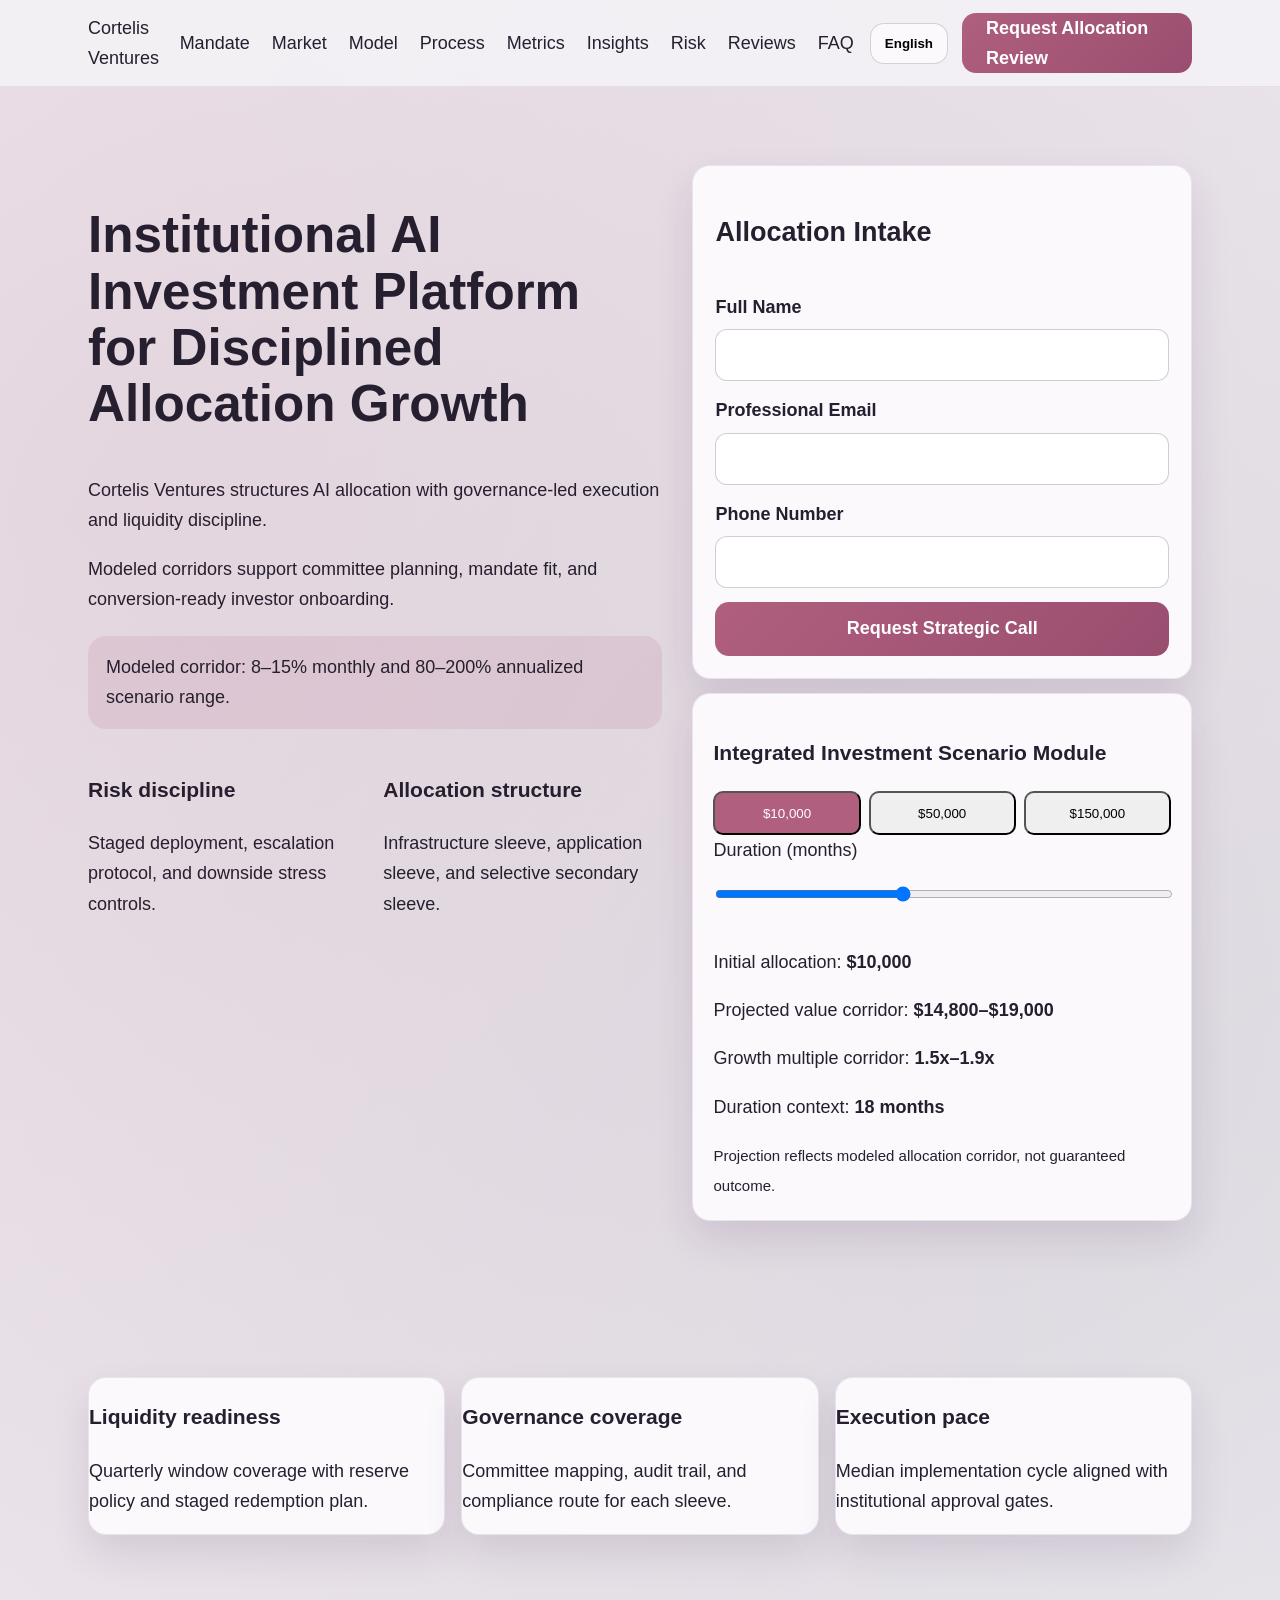
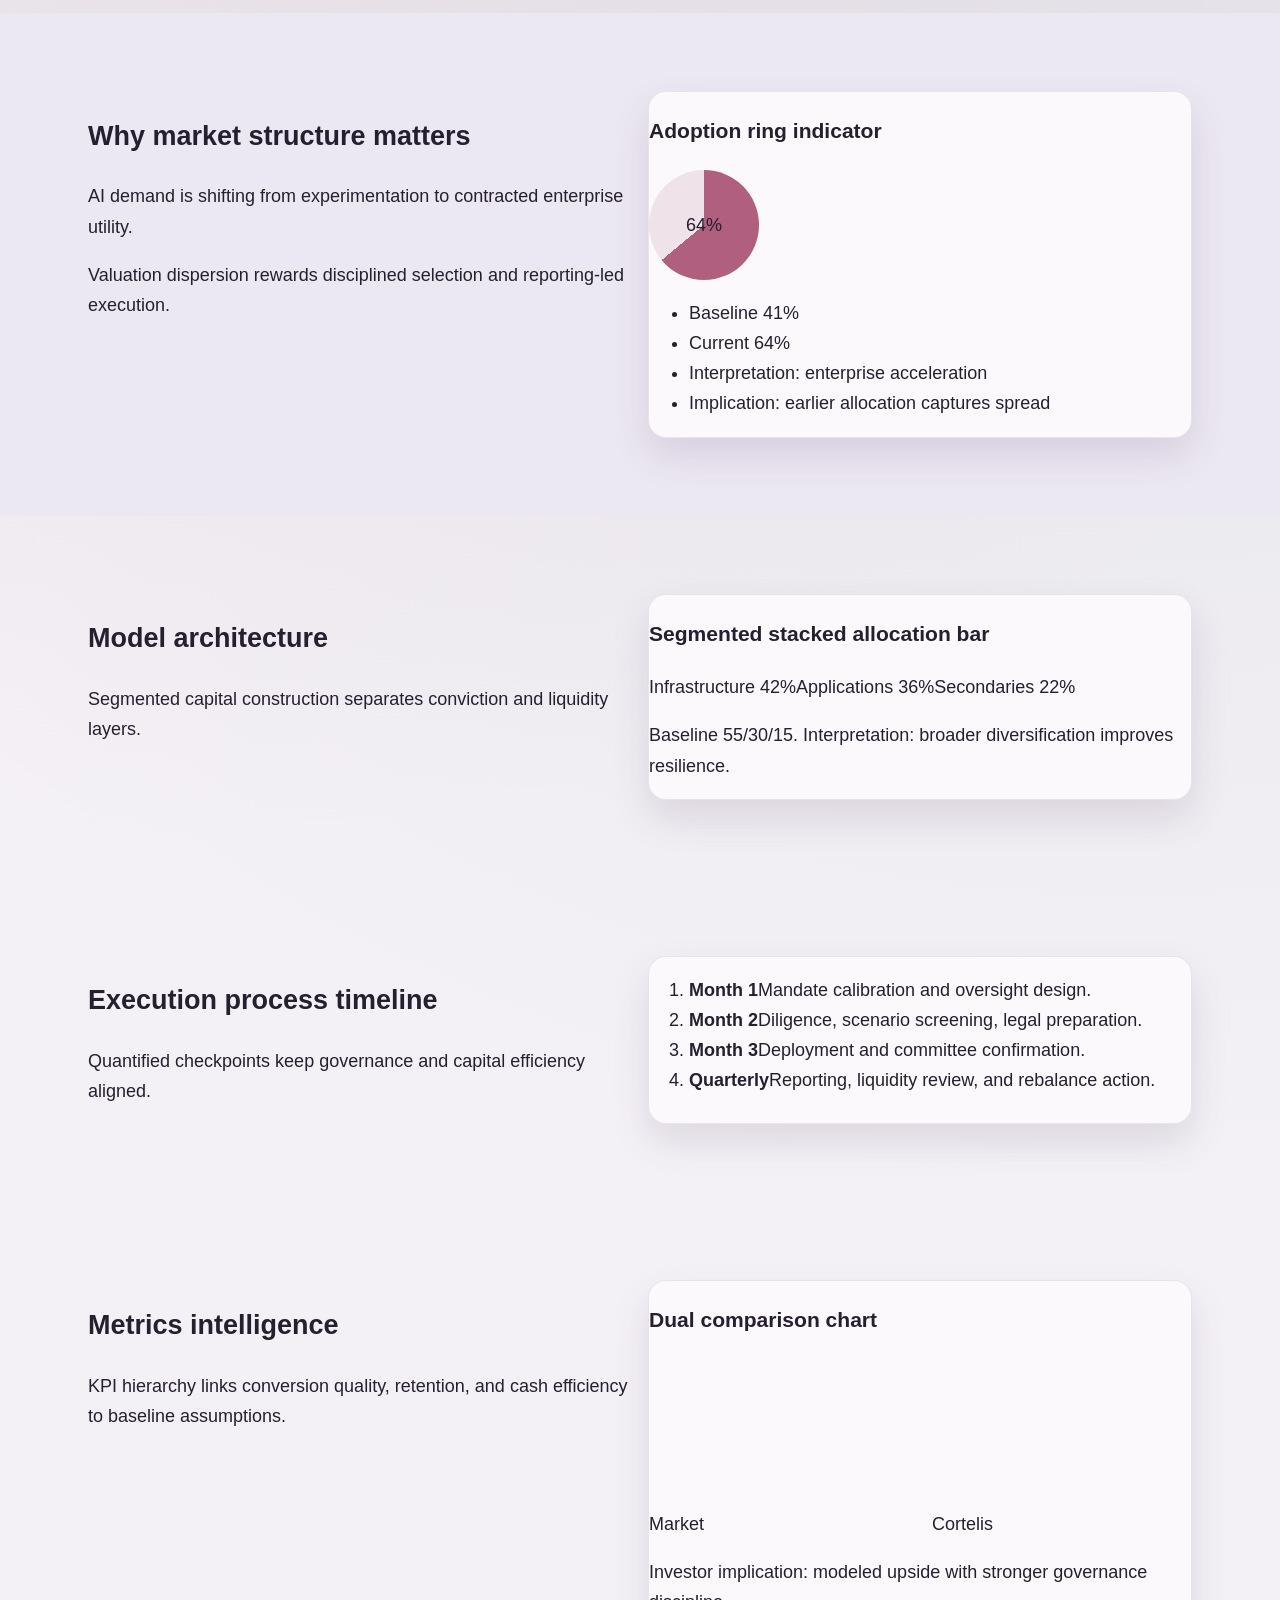
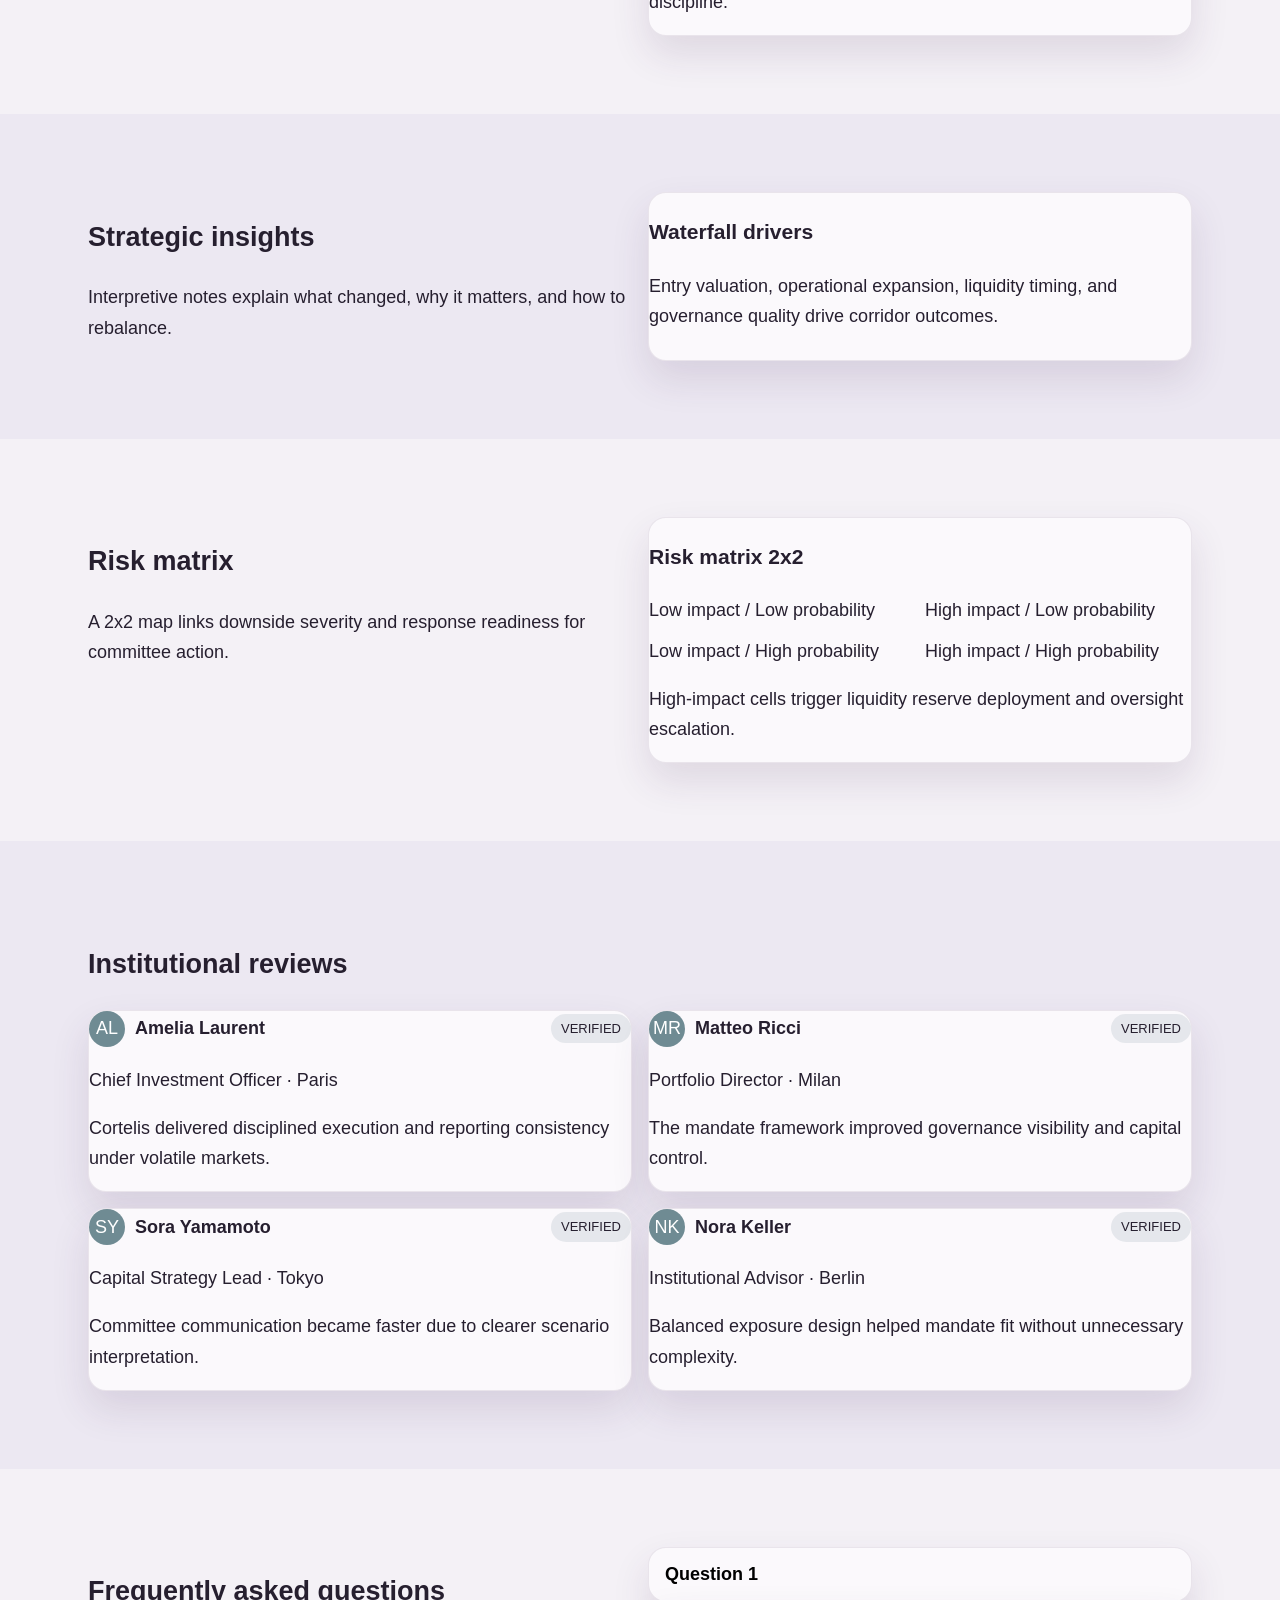
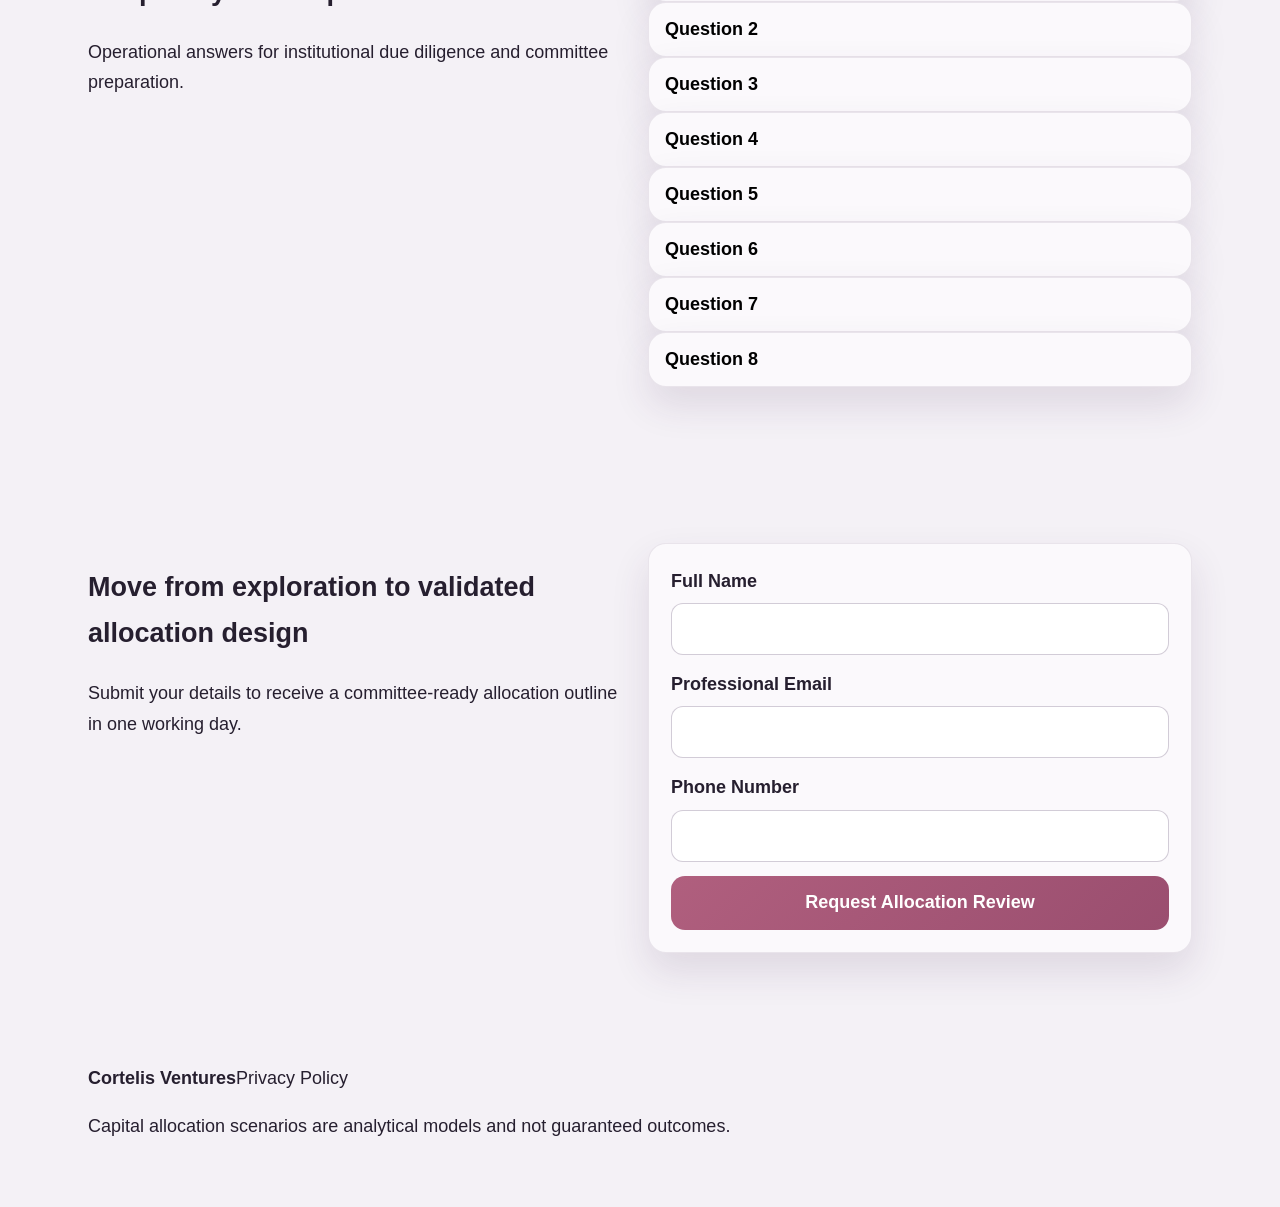
<file: index.html>
<!doctype html>
<html lang="en">
<head>
  <meta charset="utf-8">
  <meta name="viewport" content="width=device-width,initial-scale=1">
  <title>Cortelis Ventures | English</title>
  <meta name="description" content="Cortelis Ventures institutional AI allocation platform.">
  <link rel="canonical" href="https://cortelisventures.com/">
  <link rel="alternate" hreflang="en" href="https://cortelisventures.com/index.html">
  <link rel="alternate" hreflang="de" href="https://cortelisventures.com/de/index.html">
  <link rel="alternate" hreflang="fr" href="https://cortelisventures.com/fr/index.html">
  <link rel="alternate" hreflang="es" href="https://cortelisventures.com/es/index.html">
  <link rel="alternate" hreflang="it" href="https://cortelisventures.com/it/index.html">
  <link rel="alternate" hreflang="tr" href="https://cortelisventures.com/tr/index.html">
  <link rel="alternate" hreflang="pt" href="https://cortelisventures.com/pt/index.html">
  <link rel="alternate" hreflang="ja" href="https://cortelisventures.com/jp/index.html">
  <link rel="alternate" hreflang="sk" href="https://cortelisventures.com/sk/index.html">
  <link rel="alternate" hreflang="nl-BE" href="https://cortelisventures.com/be/index.html">
  <meta property="og:title" content="Cortelis Ventures">
  <meta property="og:description" content="Institutional AI investment narrative platform">
  <meta property="og:type" content="website">
  <meta name="twitter:card" content="summary_large_image">
  <link rel="stylesheet" href="assets/style.css">
</head>
<body>
  <header class="site-header">
    <div class="container header-row">
      <a class="brand" href="index.html">Cortelis Ventures</a>
      <nav class="main-nav" aria-label="Primary navigation">
        <a href="#mandate">Mandate</a>
        <a href="#market">Market</a>
        <a href="#model">Model</a>
        <a href="#process">Process</a>
        <a href="#metrics">Metrics</a>
        <a href="#insights">Insights</a>
        <a href="#risk">Risk</a>
        <a href="#reviews">Reviews</a>
        <a href="#faq">FAQ</a>
      </nav>
      <div class="header-actions">
        <div class="lang-dropdown">
          <button class="lang-trigger" aria-expanded="false">English</button>
          <div class="lang-menu">
                  <a href="index.html" class="lang-item"><svg viewBox="0 0 24 16" aria-hidden="true"><rect width="24" height="16" fill="#ddd"/></svg><span>English</span></a>
                  <a href="de/index.html" class="lang-item"><svg viewBox="0 0 24 16" aria-hidden="true"><rect width="24" height="16" fill="#ddd"/></svg><span>Deutsch</span></a>
                  <a href="fr/index.html" class="lang-item"><svg viewBox="0 0 24 16" aria-hidden="true"><rect width="24" height="16" fill="#ddd"/></svg><span>Français</span></a>
                  <a href="es/index.html" class="lang-item"><svg viewBox="0 0 24 16" aria-hidden="true"><rect width="24" height="16" fill="#ddd"/></svg><span>Español</span></a>
                  <a href="it/index.html" class="lang-item"><svg viewBox="0 0 24 16" aria-hidden="true"><rect width="24" height="16" fill="#ddd"/></svg><span>Italiano</span></a>
                  <a href="tr/index.html" class="lang-item"><svg viewBox="0 0 24 16" aria-hidden="true"><rect width="24" height="16" fill="#ddd"/></svg><span>Türkçe</span></a>
                  <a href="pt/index.html" class="lang-item"><svg viewBox="0 0 24 16" aria-hidden="true"><rect width="24" height="16" fill="#ddd"/></svg><span>Português</span></a>
                  <a href="jp/index.html" class="lang-item"><svg viewBox="0 0 24 16" aria-hidden="true"><rect width="24" height="16" fill="#ddd"/></svg><span>日本語</span></a>
                  <a href="sk/index.html" class="lang-item"><svg viewBox="0 0 24 16" aria-hidden="true"><rect width="24" height="16" fill="#ddd"/></svg><span>Slovenčina</span></a>
                  <a href="be/index.html" class="lang-item"><svg viewBox="0 0 24 16" aria-hidden="true"><rect width="24" height="16" fill="#ddd"/></svg><span>Belgium</span></a>
          </div>
        </div>
        <a class="btn btn-primary" href="#final-form">Request Allocation Review</a>
        <button class="burger" aria-label="Open menu"><span></span><span></span><span></span></button>
      </div>
    </div>
  </header>

  <div class="mobile-drawer" aria-hidden="true">
    <div class="drawer-panel">
      <button class="drawer-close" aria-label="Close menu">×</button>
      <nav class="drawer-nav">
              <a href="index.html">English</a>
              <a href="de/index.html">Deutsch</a>
              <a href="fr/index.html">Français</a>
              <a href="es/index.html">Español</a>
              <a href="it/index.html">Italiano</a>
              <a href="tr/index.html">Türkçe</a>
              <a href="pt/index.html">Português</a>
              <a href="jp/index.html">日本語</a>
              <a href="sk/index.html">Slovenčina</a>
              <a href="be/index.html">Belgium</a>
        <a href="#mandate">Mandate</a>
        <a href="#market">Market</a>
        <a href="#model">Model</a>
        <a href="#process">Process</a>
        <a href="#metrics">Metrics</a>
        <a href="#insights">Insights</a>
        <a href="#risk">Risk</a>
        <a href="#reviews">Reviews</a>
        <a href="#faq">FAQ</a>
      </nav>
      <a class="btn btn-primary" href="#final-form">Request Allocation Review</a>
    </div>
  </div>

  <main>
    <section class="hero section">
      <div class="container hero-grid">
        <div>
          <h1>Institutional AI Investment Platform for Disciplined Allocation Growth</h1>
          <p>Cortelis Ventures structures AI allocation with governance-led execution and liquidity discipline.</p>
          <p>Modeled corridors support committee planning, mandate fit, and conversion-ready investor onboarding.</p>
          <div class="highlight">Modeled corridor: 8–15% monthly and 80–200% annualized scenario range.</div>
          <div class="cards-two">
            <article><h3>Risk discipline</h3><p>Staged deployment, escalation protocol, and downside stress controls.</p></article>
            <article><h3>Allocation structure</h3><p>Infrastructure sleeve, application sleeve, and selective secondary sleeve.</p></article>
          </div>
        </div>
        <div>
          <form class="lead-form" aria-label="Hero form">
            <h2>Allocation Intake</h2>
            <label>Full Name<input type="text" required></label>
            <label>Professional Email<input type="email" required></label>
            <label>Phone Number<input type="tel" required></label>
            <button type="submit" class="btn btn-primary">Request Strategic Call</button>
          </form>
          <div class="calc-card" data-calculator>
            <h3>Integrated Investment Scenario Module</h3>
            <div class="segmented">
              <button class="seg active" data-amount="10000">$10,000</button>
              <button class="seg" data-amount="50000">$50,000</button>
              <button class="seg" data-amount="150000">$150,000</button>
            </div>
            <label>Duration (months)<input type="range" min="6" max="36" value="18" data-duration></label>
            <div class="result">
              <p>Initial allocation: <strong data-initial>$10,000</strong></p>
              <p>Projected value corridor: <strong data-range>$18,000–$35,000</strong></p>
              <p>Growth multiple corridor: <strong data-multiple>1.8x–3.5x</strong></p>
              <p>Duration context: <strong data-context>18 months</strong></p>
              <div class="mini-bars"><span style="height:32%"></span><span style="height:68%"></span></div>
              <small>Projection reflects modeled allocation corridor, not guaranteed outcome.</small>
            </div>
          </div>
        </div>
      </div>
    </section>

    <section class="kpi-strip section reveal" id="mandate"><div class="container split-3"><article class="kpi-card"><h3>Liquidity readiness</h3><p>Quarterly window coverage with reserve policy and staged redemption plan.</p></article><article class="kpi-card"><h3>Governance coverage</h3><p>Committee mapping, audit trail, and compliance route for each sleeve.</p></article><article class="kpi-card"><h3>Execution pace</h3><p>Median implementation cycle aligned with institutional approval gates.</p></article></div></section>
    <section class="section alt reveal" id="market"><div class="container two-col"><div><h2>Why market structure matters</h2><p>AI demand is shifting from experimentation to contracted enterprise utility.</p><p>Valuation dispersion rewards disciplined selection and reporting-led execution.</p></div><div class="visual ring-panel"><h3>Adoption ring indicator</h3><div class="ring-wrap"><div class="ring"><span>64%</span></div><ul><li>Baseline 41%</li><li>Current 64%</li><li>Interpretation: enterprise acceleration</li><li>Implication: earlier allocation captures spread</li></ul></div></div></div></section>
    <section class="section reveal" id="model"><div class="container two-col reverse"><div><h2>Model architecture</h2><p>Segmented capital construction separates conviction and liquidity layers.</p></div><div class="visual stacked-bar"><h3>Segmented stacked allocation bar</h3><div class="stack"><span style="width:42%">Infrastructure 42%</span><span style="width:36%">Applications 36%</span><span style="width:22%">Secondaries 22%</span></div><p>Baseline 55/30/15. Interpretation: broader diversification improves resilience.</p></div></div></section>
    <section class="section dark reveal" id="process"><div class="container two-col"><div><h2>Execution process timeline</h2><p>Quantified checkpoints keep governance and capital efficiency aligned.</p></div><div class="visual timeline"><ol><li><strong>Month 1</strong><span>Mandate calibration and oversight design.</span></li><li><strong>Month 2</strong><span>Diligence, scenario screening, legal preparation.</span></li><li><strong>Month 3</strong><span>Deployment and committee confirmation.</span></li><li><strong>Quarterly</strong><span>Reporting, liquidity review, and rebalance action.</span></li></ol></div></div></section>
    <section class="section reveal" id="metrics"><div class="container two-col"><div><h2>Metrics intelligence</h2><p>KPI hierarchy links conversion quality, retention, and cash efficiency to baseline assumptions.</p></div><div class="visual dual-chart"><h3>Dual comparison chart</h3><div class="chart"><div class="bars"><div><span>Market</span><em style="height:45%"></em></div><div><span>Cortelis</span><em style="height:74%"></em></div></div></div><p>Investor implication: modeled upside with stronger governance discipline.</p></div></div></section>
    <section class="section alt reveal" id="insights"><div class="container two-col reverse"><div><h2>Strategic insights</h2><p>Interpretive notes explain what changed, why it matters, and how to rebalance.</p></div><div class="visual"><h3>Waterfall drivers</h3><p>Entry valuation, operational expansion, liquidity timing, and governance quality drive corridor outcomes.</p></div></div></section>
    <section class="section reveal" id="risk"><div class="container two-col"><div><h2>Risk matrix</h2><p>A 2x2 map links downside severity and response readiness for committee action.</p></div><div class="visual matrix"><h3>Risk matrix 2x2</h3><div class="grid"><span>Low impact / Low probability</span><span>High impact / Low probability</span><span>Low impact / High probability</span><span>High impact / High probability</span></div><p>High-impact cells trigger liquidity reserve deployment and oversight escalation.</p></div></div></section>
    <section class="section alt reveal" id="reviews"><div class="container"><h2>Institutional reviews</h2><div class="reviews-grid"><article class="review-card"><div class="review-head"><span class="avatar">AL</span><strong>Amelia Laurent</strong><span class="badge">VERIFIED</span></div><p class="role">Chief Investment Officer · Paris</p><p>Cortelis delivered disciplined execution and reporting consistency under volatile markets.</p></article><article class="review-card"><div class="review-head"><span class="avatar">MR</span><strong>Matteo Ricci</strong><span class="badge">VERIFIED</span></div><p class="role">Portfolio Director · Milan</p><p>The mandate framework improved governance visibility and capital control.</p></article><article class="review-card"><div class="review-head"><span class="avatar">SY</span><strong>Sora Yamamoto</strong><span class="badge">VERIFIED</span></div><p class="role">Capital Strategy Lead · Tokyo</p><p>Committee communication became faster due to clearer scenario interpretation.</p></article><article class="review-card"><div class="review-head"><span class="avatar">NK</span><strong>Nora Keller</strong><span class="badge">VERIFIED</span></div><p class="role">Institutional Advisor · Berlin</p><p>Balanced exposure design helped mandate fit without unnecessary complexity.</p></article></div></div></section>
    <section class="section reveal" id="faq"><div class="container two-col"><div><h2>Frequently asked questions</h2><p>Operational answers for institutional due diligence and committee preparation.</p></div><div class="faq-list"><article class="faq-item"><button class="faq-q" aria-expanded="false">Question 1</button><div class="faq-a"><p>Structured answer on governance, liquidity, compliance, execution cadence, and reporting relevance.</p></div></article><article class="faq-item"><button class="faq-q" aria-expanded="false">Question 2</button><div class="faq-a"><p>Structured answer on governance, liquidity, compliance, execution cadence, and reporting relevance.</p></div></article><article class="faq-item"><button class="faq-q" aria-expanded="false">Question 3</button><div class="faq-a"><p>Structured answer on governance, liquidity, compliance, execution cadence, and reporting relevance.</p></div></article><article class="faq-item"><button class="faq-q" aria-expanded="false">Question 4</button><div class="faq-a"><p>Structured answer on governance, liquidity, compliance, execution cadence, and reporting relevance.</p></div></article><article class="faq-item"><button class="faq-q" aria-expanded="false">Question 5</button><div class="faq-a"><p>Structured answer on governance, liquidity, compliance, execution cadence, and reporting relevance.</p></div></article><article class="faq-item"><button class="faq-q" aria-expanded="false">Question 6</button><div class="faq-a"><p>Structured answer on governance, liquidity, compliance, execution cadence, and reporting relevance.</p></div></article><article class="faq-item"><button class="faq-q" aria-expanded="false">Question 7</button><div class="faq-a"><p>Structured answer on governance, liquidity, compliance, execution cadence, and reporting relevance.</p></div></article><article class="faq-item"><button class="faq-q" aria-expanded="false">Question 8</button><div class="faq-a"><p>Structured answer on governance, liquidity, compliance, execution cadence, and reporting relevance.</p></div></article></div></div></section>
    <section class="section final-cta reveal" id="final-form"><div class="container two-col"><div><h2>Move from exploration to validated allocation design</h2><p>Submit your details to receive a committee-ready allocation outline in one working day.</p></div><form class="lead-form" aria-label="Final form"><label>Full Name<input type="text" required></label><label>Professional Email<input type="email" required></label><label>Phone Number<input type="tel" required></label><button type="submit" class="btn btn-primary">Request Allocation Review</button></form></div></section>
  </main>

  <footer class="site-footer"><div class="container footer-row"><strong>Cortelis Ventures</strong><a href="#" data-open-privacy>Privacy Policy</a><p>Capital allocation scenarios are analytical models and not guaranteed outcomes.</p></div></footer>
  <div class="privacy-modal" aria-hidden="true"><div class="privacy-panel" role="dialog" aria-modal="true" aria-label="Privacy Policy"><button class="privacy-x" aria-label="Close">×</button><h2>Privacy Policy</h2><div class="privacy-content"><h3>Introduction</h3><p>We process contact details for mandate communication.</p><h3>Data collection</h3><p>We collect name, professional email, and phone number.</p><h3>Legal basis</h3><p>Processing supports pre-contractual communication and legitimate interest.</p><h3>Cookies</h3><p>Essential cookies support secure operation.</p><h3>Retention</h3><p>Data is retained for legal and operational periods.</p><h3>Third-party sharing</h3><p>Limited sharing with regulated service providers.</p><h3>Security</h3><p>Encryption, access controls, and audit logs are applied.</p><h3>User rights</h3><p>Access, correction, deletion, and portability can be requested.</p><h3>International transfers</h3><p>Transfers follow contractual safeguards.</p><h3>Industry risk disclosure</h3><p>Market volatility may lead to capital loss.</p><h3>Contact</h3><p>privacy@cortelisventures.com</p></div><div class="privacy-footer"><button class="btn btn-secondary" data-close-privacy>Close</button></div></div></div>
  <script type="application/ld+json">{"@context":"https://schema.org","@type":"Organization","name":"Cortelis Ventures"}</script>
  <script defer src="assets/app.js"></script>
</body>
</html>
</file>
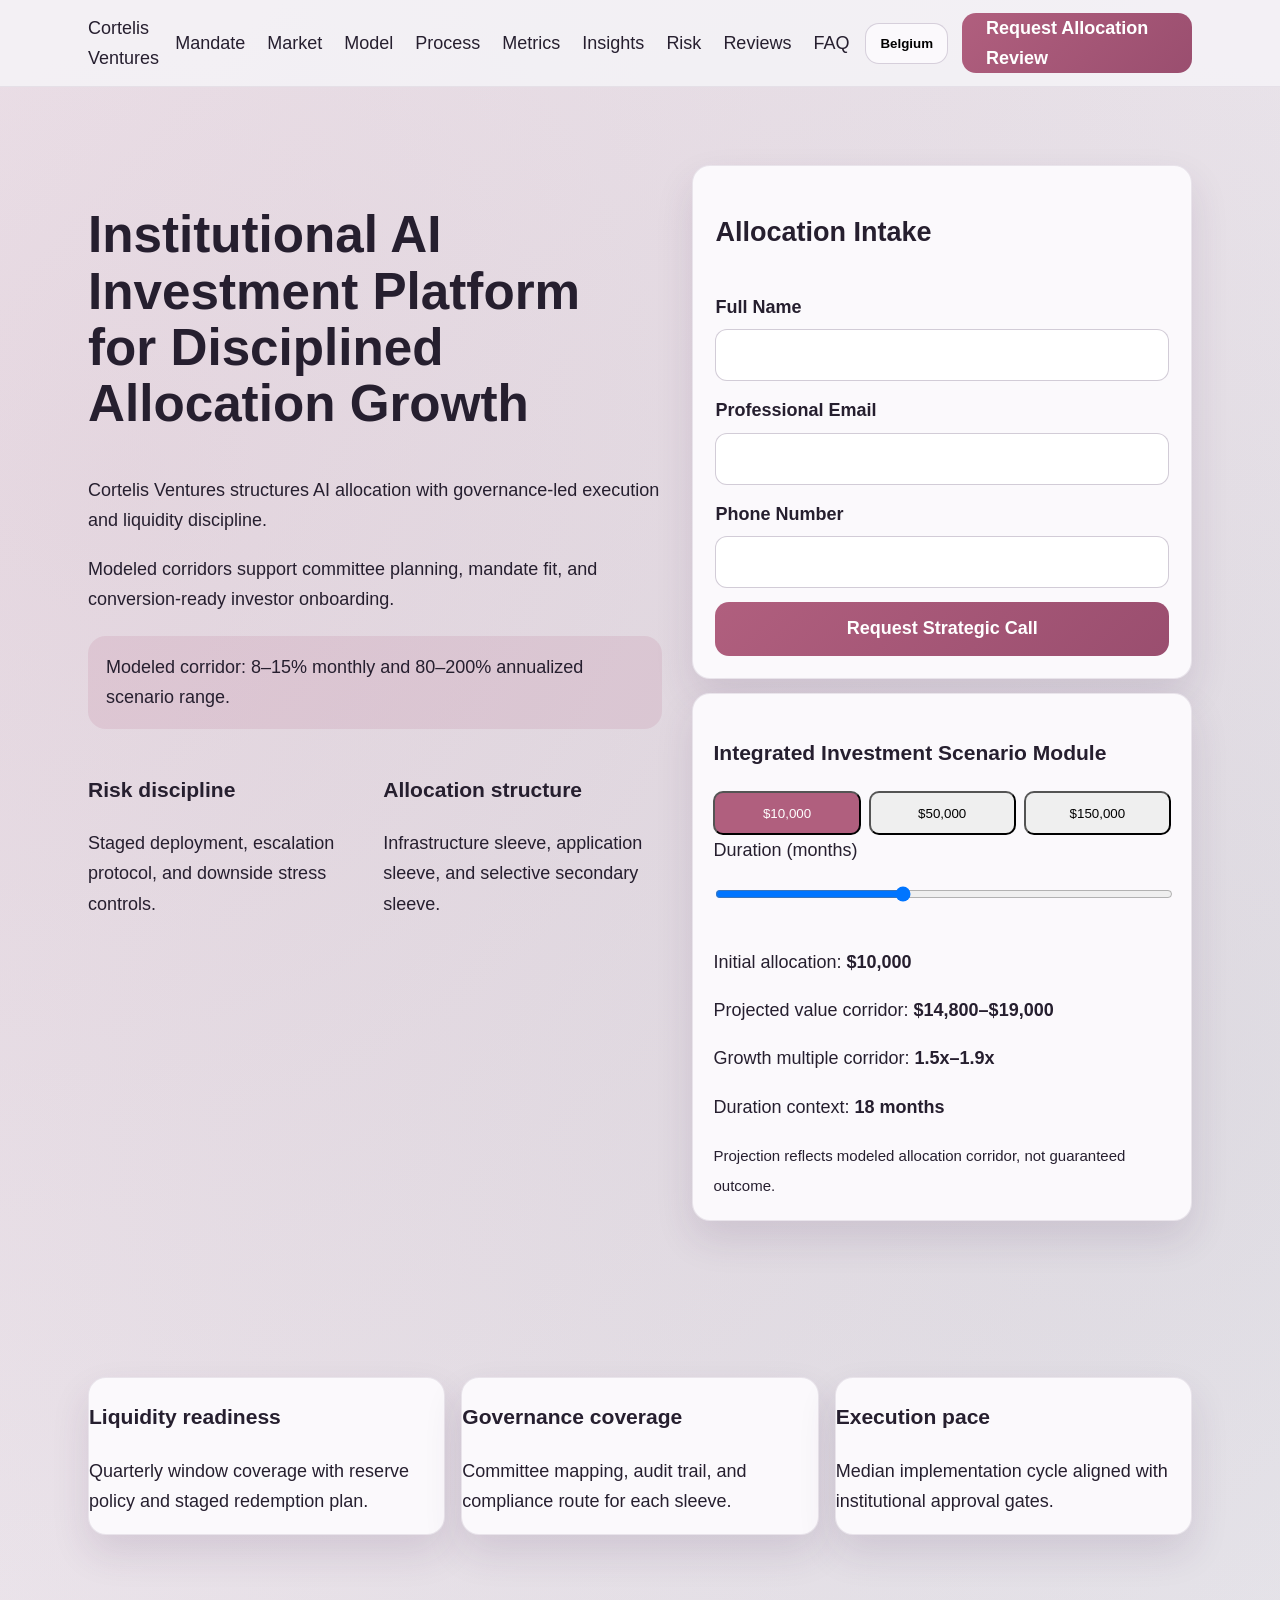
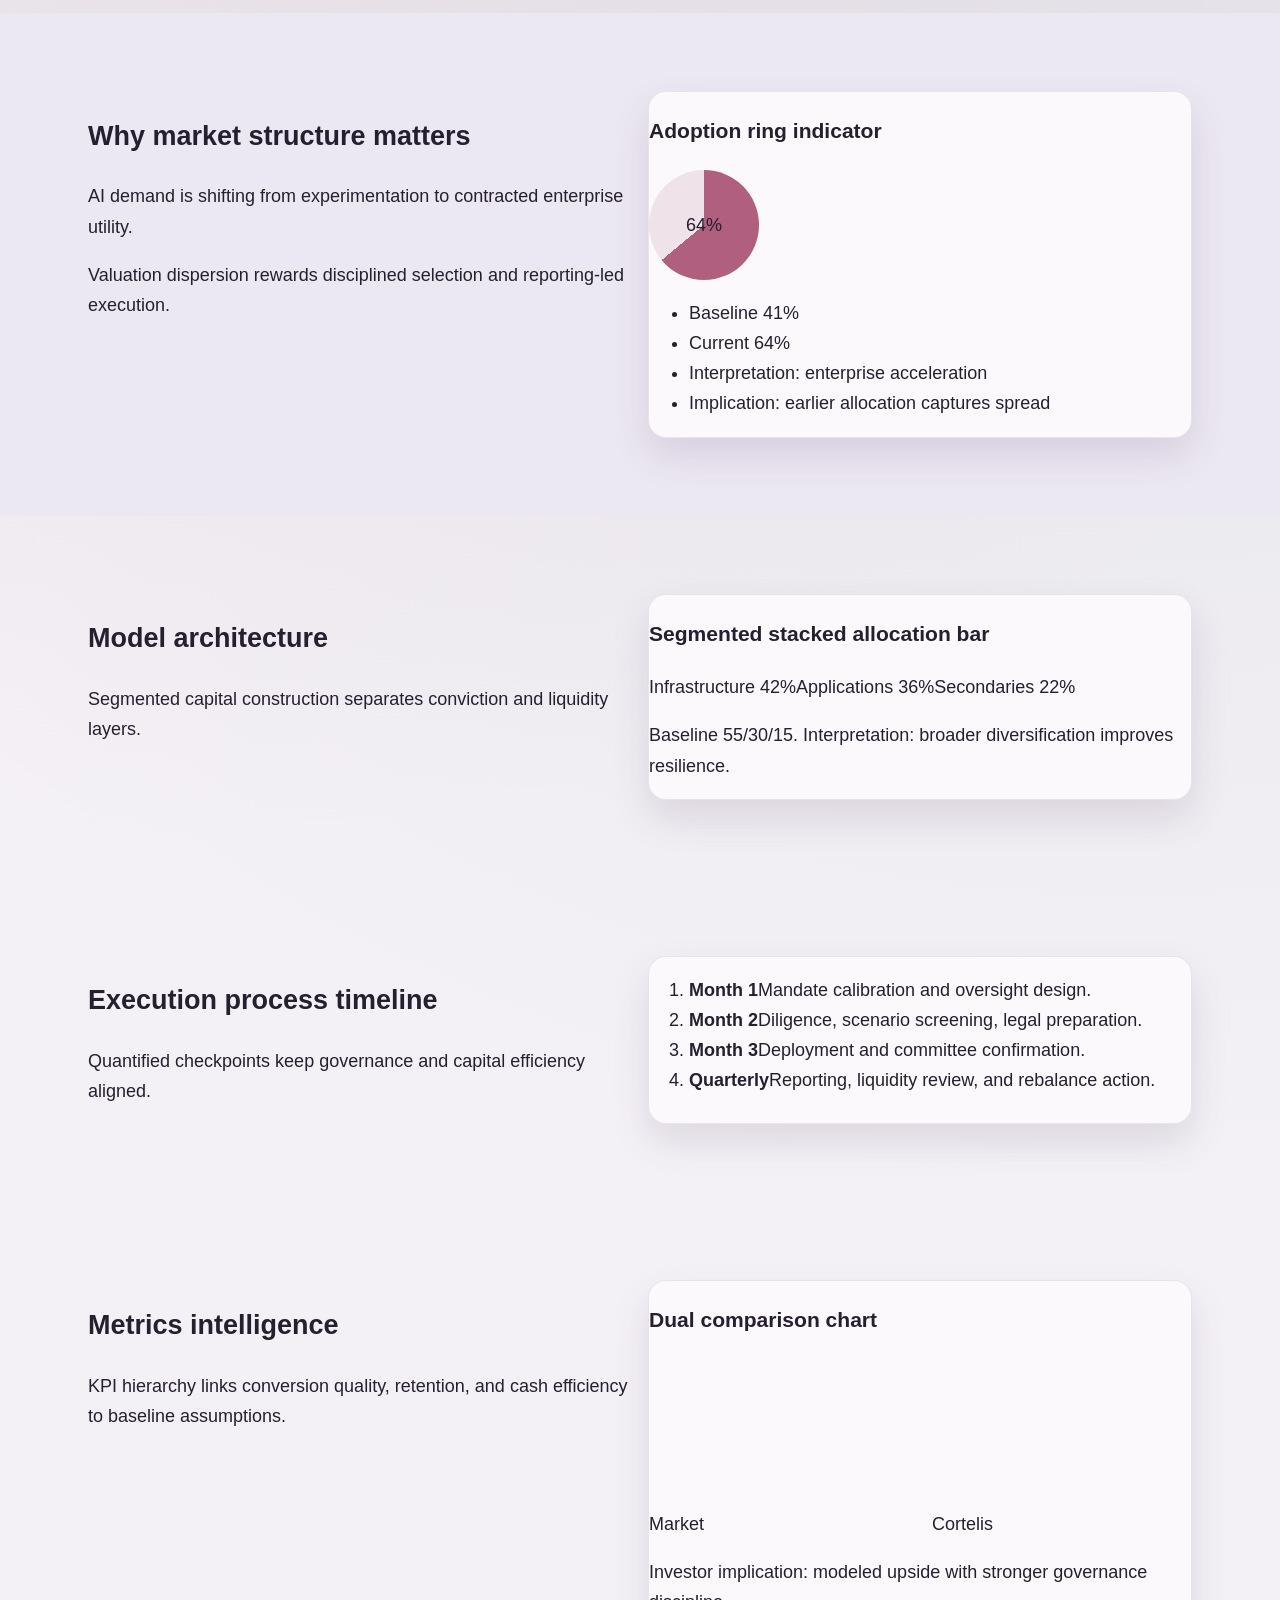
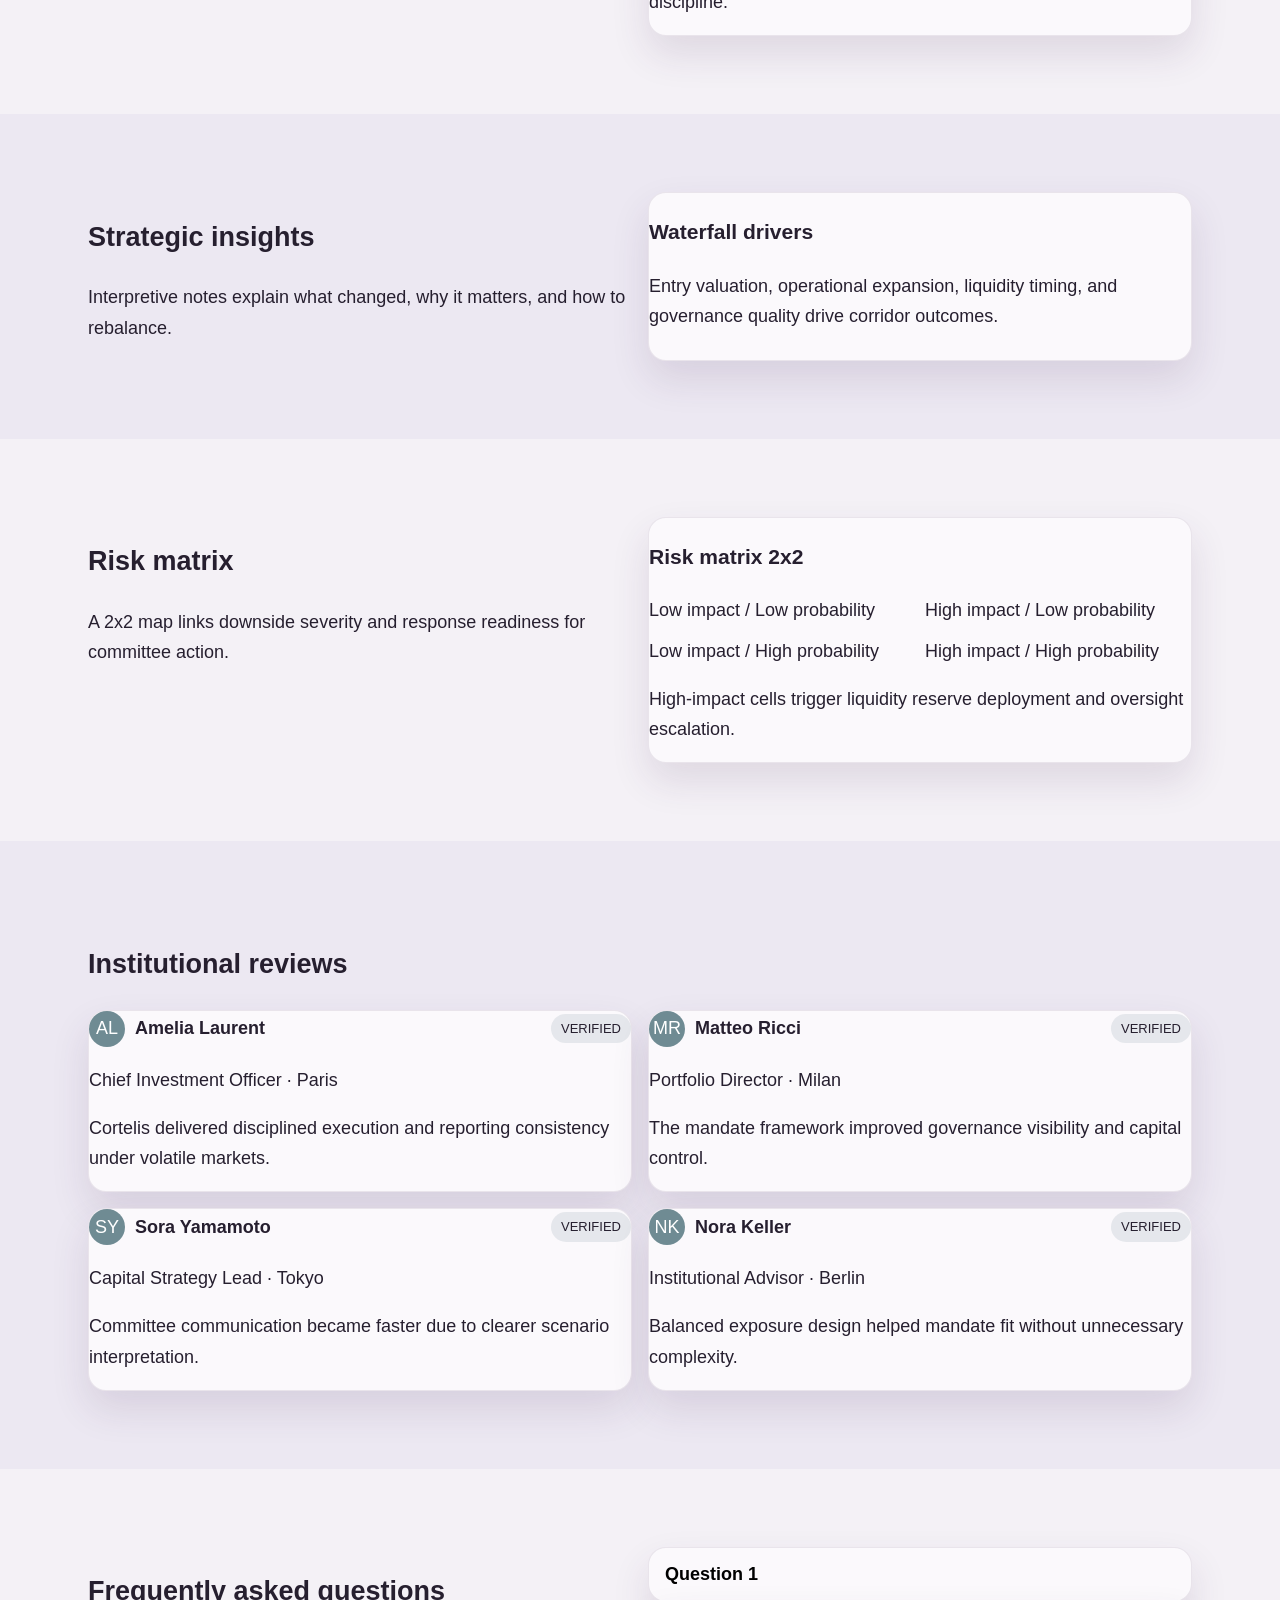
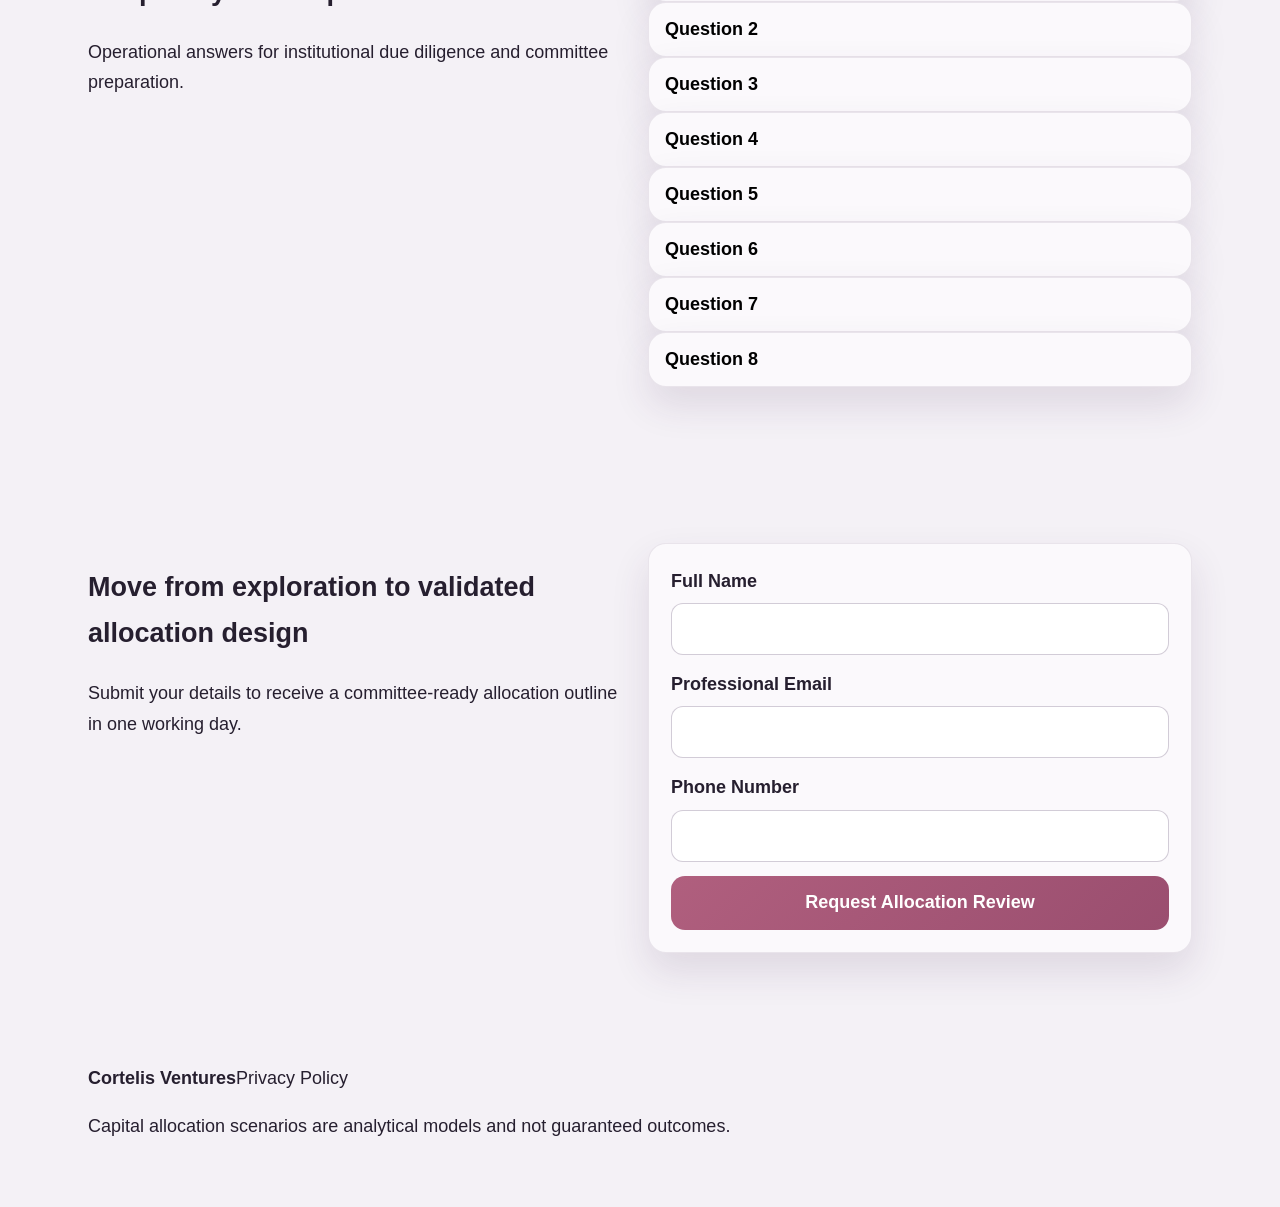
<file: be/index.html>
<!doctype html>
<html lang="be">
<head>
  <meta charset="utf-8">
  <meta name="viewport" content="width=device-width,initial-scale=1">
  <title>Cortelis Ventures | Belgium</title>
  <meta name="description" content="Cortelis Ventures institutional AI allocation platform.">
  <link rel="canonical" href="https://cortelisventures.com/be/index.html">
  <link rel="alternate" hreflang="en" href="https://cortelisventures.com/index.html">
  <link rel="alternate" hreflang="de" href="https://cortelisventures.com/de/index.html">
  <link rel="alternate" hreflang="fr" href="https://cortelisventures.com/fr/index.html">
  <link rel="alternate" hreflang="es" href="https://cortelisventures.com/es/index.html">
  <link rel="alternate" hreflang="it" href="https://cortelisventures.com/it/index.html">
  <link rel="alternate" hreflang="tr" href="https://cortelisventures.com/tr/index.html">
  <link rel="alternate" hreflang="pt" href="https://cortelisventures.com/pt/index.html">
  <link rel="alternate" hreflang="ja" href="https://cortelisventures.com/jp/index.html">
  <link rel="alternate" hreflang="sk" href="https://cortelisventures.com/sk/index.html">
  <link rel="alternate" hreflang="nl-BE" href="https://cortelisventures.com/be/index.html">
  <meta property="og:title" content="Cortelis Ventures">
  <meta property="og:description" content="Institutional AI investment narrative platform">
  <meta property="og:type" content="website">
  <meta name="twitter:card" content="summary_large_image">
  <link rel="stylesheet" href="../assets/style.css">
</head>
<body>
  <header class="site-header">
    <div class="container header-row">
      <a class="brand" href="../index.html">Cortelis Ventures</a>
      <nav class="main-nav" aria-label="Primary navigation">
        <a href="#mandate">Mandate</a>
        <a href="#market">Market</a>
        <a href="#model">Model</a>
        <a href="#process">Process</a>
        <a href="#metrics">Metrics</a>
        <a href="#insights">Insights</a>
        <a href="#risk">Risk</a>
        <a href="#reviews">Reviews</a>
        <a href="#faq">FAQ</a>
      </nav>
      <div class="header-actions">
        <div class="lang-dropdown">
          <button class="lang-trigger" aria-expanded="false">Belgium</button>
          <div class="lang-menu">
                  <a href="../index.html" class="lang-item"><svg viewBox="0 0 24 16" aria-hidden="true"><rect width="24" height="16" fill="#ddd"/></svg><span>English</span></a>
                  <a href="../de/index.html" class="lang-item"><svg viewBox="0 0 24 16" aria-hidden="true"><rect width="24" height="16" fill="#ddd"/></svg><span>Deutsch</span></a>
                  <a href="../fr/index.html" class="lang-item"><svg viewBox="0 0 24 16" aria-hidden="true"><rect width="24" height="16" fill="#ddd"/></svg><span>Français</span></a>
                  <a href="../es/index.html" class="lang-item"><svg viewBox="0 0 24 16" aria-hidden="true"><rect width="24" height="16" fill="#ddd"/></svg><span>Español</span></a>
                  <a href="../it/index.html" class="lang-item"><svg viewBox="0 0 24 16" aria-hidden="true"><rect width="24" height="16" fill="#ddd"/></svg><span>Italiano</span></a>
                  <a href="../tr/index.html" class="lang-item"><svg viewBox="0 0 24 16" aria-hidden="true"><rect width="24" height="16" fill="#ddd"/></svg><span>Türkçe</span></a>
                  <a href="../pt/index.html" class="lang-item"><svg viewBox="0 0 24 16" aria-hidden="true"><rect width="24" height="16" fill="#ddd"/></svg><span>Português</span></a>
                  <a href="../jp/index.html" class="lang-item"><svg viewBox="0 0 24 16" aria-hidden="true"><rect width="24" height="16" fill="#ddd"/></svg><span>日本語</span></a>
                  <a href="../sk/index.html" class="lang-item"><svg viewBox="0 0 24 16" aria-hidden="true"><rect width="24" height="16" fill="#ddd"/></svg><span>Slovenčina</span></a>
                  <a href="../be/index.html" class="lang-item"><svg viewBox="0 0 24 16" aria-hidden="true"><rect width="24" height="16" fill="#ddd"/></svg><span>Belgium</span></a>
          </div>
        </div>
        <a class="btn btn-primary" href="#final-form">Request Allocation Review</a>
        <button class="burger" aria-label="Open menu"><span></span><span></span><span></span></button>
      </div>
    </div>
  </header>

  <div class="mobile-drawer" aria-hidden="true">
    <div class="drawer-panel">
      <button class="drawer-close" aria-label="Close menu">×</button>
      <nav class="drawer-nav">
              <a href="../index.html">English</a>
              <a href="../de/index.html">Deutsch</a>
              <a href="../fr/index.html">Français</a>
              <a href="../es/index.html">Español</a>
              <a href="../it/index.html">Italiano</a>
              <a href="../tr/index.html">Türkçe</a>
              <a href="../pt/index.html">Português</a>
              <a href="../jp/index.html">日本語</a>
              <a href="../sk/index.html">Slovenčina</a>
              <a href="../be/index.html">Belgium</a>
        <a href="#mandate">Mandate</a>
        <a href="#market">Market</a>
        <a href="#model">Model</a>
        <a href="#process">Process</a>
        <a href="#metrics">Metrics</a>
        <a href="#insights">Insights</a>
        <a href="#risk">Risk</a>
        <a href="#reviews">Reviews</a>
        <a href="#faq">FAQ</a>
      </nav>
      <a class="btn btn-primary" href="#final-form">Request Allocation Review</a>
    </div>
  </div>

  <main>
    <section class="hero section">
      <div class="container hero-grid">
        <div>
          <h1>Institutional AI Investment Platform for Disciplined Allocation Growth</h1>
          <p>Cortelis Ventures structures AI allocation with governance-led execution and liquidity discipline.</p>
          <p>Modeled corridors support committee planning, mandate fit, and conversion-ready investor onboarding.</p>
          <div class="highlight">Modeled corridor: 8–15% monthly and 80–200% annualized scenario range.</div>
          <div class="cards-two">
            <article><h3>Risk discipline</h3><p>Staged deployment, escalation protocol, and downside stress controls.</p></article>
            <article><h3>Allocation structure</h3><p>Infrastructure sleeve, application sleeve, and selective secondary sleeve.</p></article>
          </div>
        </div>
        <div>
          <form class="lead-form" aria-label="Hero form">
            <h2>Allocation Intake</h2>
            <label>Full Name<input type="text" required></label>
            <label>Professional Email<input type="email" required></label>
            <label>Phone Number<input type="tel" required></label>
            <button type="submit" class="btn btn-primary">Request Strategic Call</button>
          </form>
          <div class="calc-card" data-calculator>
            <h3>Integrated Investment Scenario Module</h3>
            <div class="segmented">
              <button class="seg active" data-amount="10000">$10,000</button>
              <button class="seg" data-amount="50000">$50,000</button>
              <button class="seg" data-amount="150000">$150,000</button>
            </div>
            <label>Duration (months)<input type="range" min="6" max="36" value="18" data-duration></label>
            <div class="result">
              <p>Initial allocation: <strong data-initial>$10,000</strong></p>
              <p>Projected value corridor: <strong data-range>$18,000–$35,000</strong></p>
              <p>Growth multiple corridor: <strong data-multiple>1.8x–3.5x</strong></p>
              <p>Duration context: <strong data-context>18 months</strong></p>
              <div class="mini-bars"><span style="height:32%"></span><span style="height:68%"></span></div>
              <small>Projection reflects modeled allocation corridor, not guaranteed outcome.</small>
            </div>
          </div>
        </div>
      </div>
    </section>

    <section class="kpi-strip section reveal" id="mandate"><div class="container split-3"><article class="kpi-card"><h3>Liquidity readiness</h3><p>Quarterly window coverage with reserve policy and staged redemption plan.</p></article><article class="kpi-card"><h3>Governance coverage</h3><p>Committee mapping, audit trail, and compliance route for each sleeve.</p></article><article class="kpi-card"><h3>Execution pace</h3><p>Median implementation cycle aligned with institutional approval gates.</p></article></div></section>
    <section class="section alt reveal" id="market"><div class="container two-col"><div><h2>Why market structure matters</h2><p>AI demand is shifting from experimentation to contracted enterprise utility.</p><p>Valuation dispersion rewards disciplined selection and reporting-led execution.</p></div><div class="visual ring-panel"><h3>Adoption ring indicator</h3><div class="ring-wrap"><div class="ring"><span>64%</span></div><ul><li>Baseline 41%</li><li>Current 64%</li><li>Interpretation: enterprise acceleration</li><li>Implication: earlier allocation captures spread</li></ul></div></div></div></section>
    <section class="section reveal" id="model"><div class="container two-col reverse"><div><h2>Model architecture</h2><p>Segmented capital construction separates conviction and liquidity layers.</p></div><div class="visual stacked-bar"><h3>Segmented stacked allocation bar</h3><div class="stack"><span style="width:42%">Infrastructure 42%</span><span style="width:36%">Applications 36%</span><span style="width:22%">Secondaries 22%</span></div><p>Baseline 55/30/15. Interpretation: broader diversification improves resilience.</p></div></div></section>
    <section class="section dark reveal" id="process"><div class="container two-col"><div><h2>Execution process timeline</h2><p>Quantified checkpoints keep governance and capital efficiency aligned.</p></div><div class="visual timeline"><ol><li><strong>Month 1</strong><span>Mandate calibration and oversight design.</span></li><li><strong>Month 2</strong><span>Diligence, scenario screening, legal preparation.</span></li><li><strong>Month 3</strong><span>Deployment and committee confirmation.</span></li><li><strong>Quarterly</strong><span>Reporting, liquidity review, and rebalance action.</span></li></ol></div></div></section>
    <section class="section reveal" id="metrics"><div class="container two-col"><div><h2>Metrics intelligence</h2><p>KPI hierarchy links conversion quality, retention, and cash efficiency to baseline assumptions.</p></div><div class="visual dual-chart"><h3>Dual comparison chart</h3><div class="chart"><div class="bars"><div><span>Market</span><em style="height:45%"></em></div><div><span>Cortelis</span><em style="height:74%"></em></div></div></div><p>Investor implication: modeled upside with stronger governance discipline.</p></div></div></section>
    <section class="section alt reveal" id="insights"><div class="container two-col reverse"><div><h2>Strategic insights</h2><p>Interpretive notes explain what changed, why it matters, and how to rebalance.</p></div><div class="visual"><h3>Waterfall drivers</h3><p>Entry valuation, operational expansion, liquidity timing, and governance quality drive corridor outcomes.</p></div></div></section>
    <section class="section reveal" id="risk"><div class="container two-col"><div><h2>Risk matrix</h2><p>A 2x2 map links downside severity and response readiness for committee action.</p></div><div class="visual matrix"><h3>Risk matrix 2x2</h3><div class="grid"><span>Low impact / Low probability</span><span>High impact / Low probability</span><span>Low impact / High probability</span><span>High impact / High probability</span></div><p>High-impact cells trigger liquidity reserve deployment and oversight escalation.</p></div></div></section>
    <section class="section alt reveal" id="reviews"><div class="container"><h2>Institutional reviews</h2><div class="reviews-grid"><article class="review-card"><div class="review-head"><span class="avatar">AL</span><strong>Amelia Laurent</strong><span class="badge">VERIFIED</span></div><p class="role">Chief Investment Officer · Paris</p><p>Cortelis delivered disciplined execution and reporting consistency under volatile markets.</p></article><article class="review-card"><div class="review-head"><span class="avatar">MR</span><strong>Matteo Ricci</strong><span class="badge">VERIFIED</span></div><p class="role">Portfolio Director · Milan</p><p>The mandate framework improved governance visibility and capital control.</p></article><article class="review-card"><div class="review-head"><span class="avatar">SY</span><strong>Sora Yamamoto</strong><span class="badge">VERIFIED</span></div><p class="role">Capital Strategy Lead · Tokyo</p><p>Committee communication became faster due to clearer scenario interpretation.</p></article><article class="review-card"><div class="review-head"><span class="avatar">NK</span><strong>Nora Keller</strong><span class="badge">VERIFIED</span></div><p class="role">Institutional Advisor · Berlin</p><p>Balanced exposure design helped mandate fit without unnecessary complexity.</p></article></div></div></section>
    <section class="section reveal" id="faq"><div class="container two-col"><div><h2>Frequently asked questions</h2><p>Operational answers for institutional due diligence and committee preparation.</p></div><div class="faq-list"><article class="faq-item"><button class="faq-q" aria-expanded="false">Question 1</button><div class="faq-a"><p>Structured answer on governance, liquidity, compliance, execution cadence, and reporting relevance.</p></div></article><article class="faq-item"><button class="faq-q" aria-expanded="false">Question 2</button><div class="faq-a"><p>Structured answer on governance, liquidity, compliance, execution cadence, and reporting relevance.</p></div></article><article class="faq-item"><button class="faq-q" aria-expanded="false">Question 3</button><div class="faq-a"><p>Structured answer on governance, liquidity, compliance, execution cadence, and reporting relevance.</p></div></article><article class="faq-item"><button class="faq-q" aria-expanded="false">Question 4</button><div class="faq-a"><p>Structured answer on governance, liquidity, compliance, execution cadence, and reporting relevance.</p></div></article><article class="faq-item"><button class="faq-q" aria-expanded="false">Question 5</button><div class="faq-a"><p>Structured answer on governance, liquidity, compliance, execution cadence, and reporting relevance.</p></div></article><article class="faq-item"><button class="faq-q" aria-expanded="false">Question 6</button><div class="faq-a"><p>Structured answer on governance, liquidity, compliance, execution cadence, and reporting relevance.</p></div></article><article class="faq-item"><button class="faq-q" aria-expanded="false">Question 7</button><div class="faq-a"><p>Structured answer on governance, liquidity, compliance, execution cadence, and reporting relevance.</p></div></article><article class="faq-item"><button class="faq-q" aria-expanded="false">Question 8</button><div class="faq-a"><p>Structured answer on governance, liquidity, compliance, execution cadence, and reporting relevance.</p></div></article></div></div></section>
    <section class="section final-cta reveal" id="final-form"><div class="container two-col"><div><h2>Move from exploration to validated allocation design</h2><p>Submit your details to receive a committee-ready allocation outline in one working day.</p></div><form class="lead-form" aria-label="Final form"><label>Full Name<input type="text" required></label><label>Professional Email<input type="email" required></label><label>Phone Number<input type="tel" required></label><button type="submit" class="btn btn-primary">Request Allocation Review</button></form></div></section>
  </main>

  <footer class="site-footer"><div class="container footer-row"><strong>Cortelis Ventures</strong><a href="#" data-open-privacy>Privacy Policy</a><p>Capital allocation scenarios are analytical models and not guaranteed outcomes.</p></div></footer>
  <div class="privacy-modal" aria-hidden="true"><div class="privacy-panel" role="dialog" aria-modal="true" aria-label="Privacy Policy"><button class="privacy-x" aria-label="Close">×</button><h2>Privacy Policy</h2><div class="privacy-content"><h3>Introduction</h3><p>We process contact details for mandate communication.</p><h3>Data collection</h3><p>We collect name, professional email, and phone number.</p><h3>Legal basis</h3><p>Processing supports pre-contractual communication and legitimate interest.</p><h3>Cookies</h3><p>Essential cookies support secure operation.</p><h3>Retention</h3><p>Data is retained for legal and operational periods.</p><h3>Third-party sharing</h3><p>Limited sharing with regulated service providers.</p><h3>Security</h3><p>Encryption, access controls, and audit logs are applied.</p><h3>User rights</h3><p>Access, correction, deletion, and portability can be requested.</p><h3>International transfers</h3><p>Transfers follow contractual safeguards.</p><h3>Industry risk disclosure</h3><p>Market volatility may lead to capital loss.</p><h3>Contact</h3><p>privacy@cortelisventures.com</p></div><div class="privacy-footer"><button class="btn btn-secondary" data-close-privacy>Close</button></div></div></div>
  <script type="application/ld+json">{"@context":"https://schema.org","@type":"Organization","name":"Cortelis Ventures"}</script>
  <script defer src="../assets/app.js"></script>
</body>
</html>
</file>
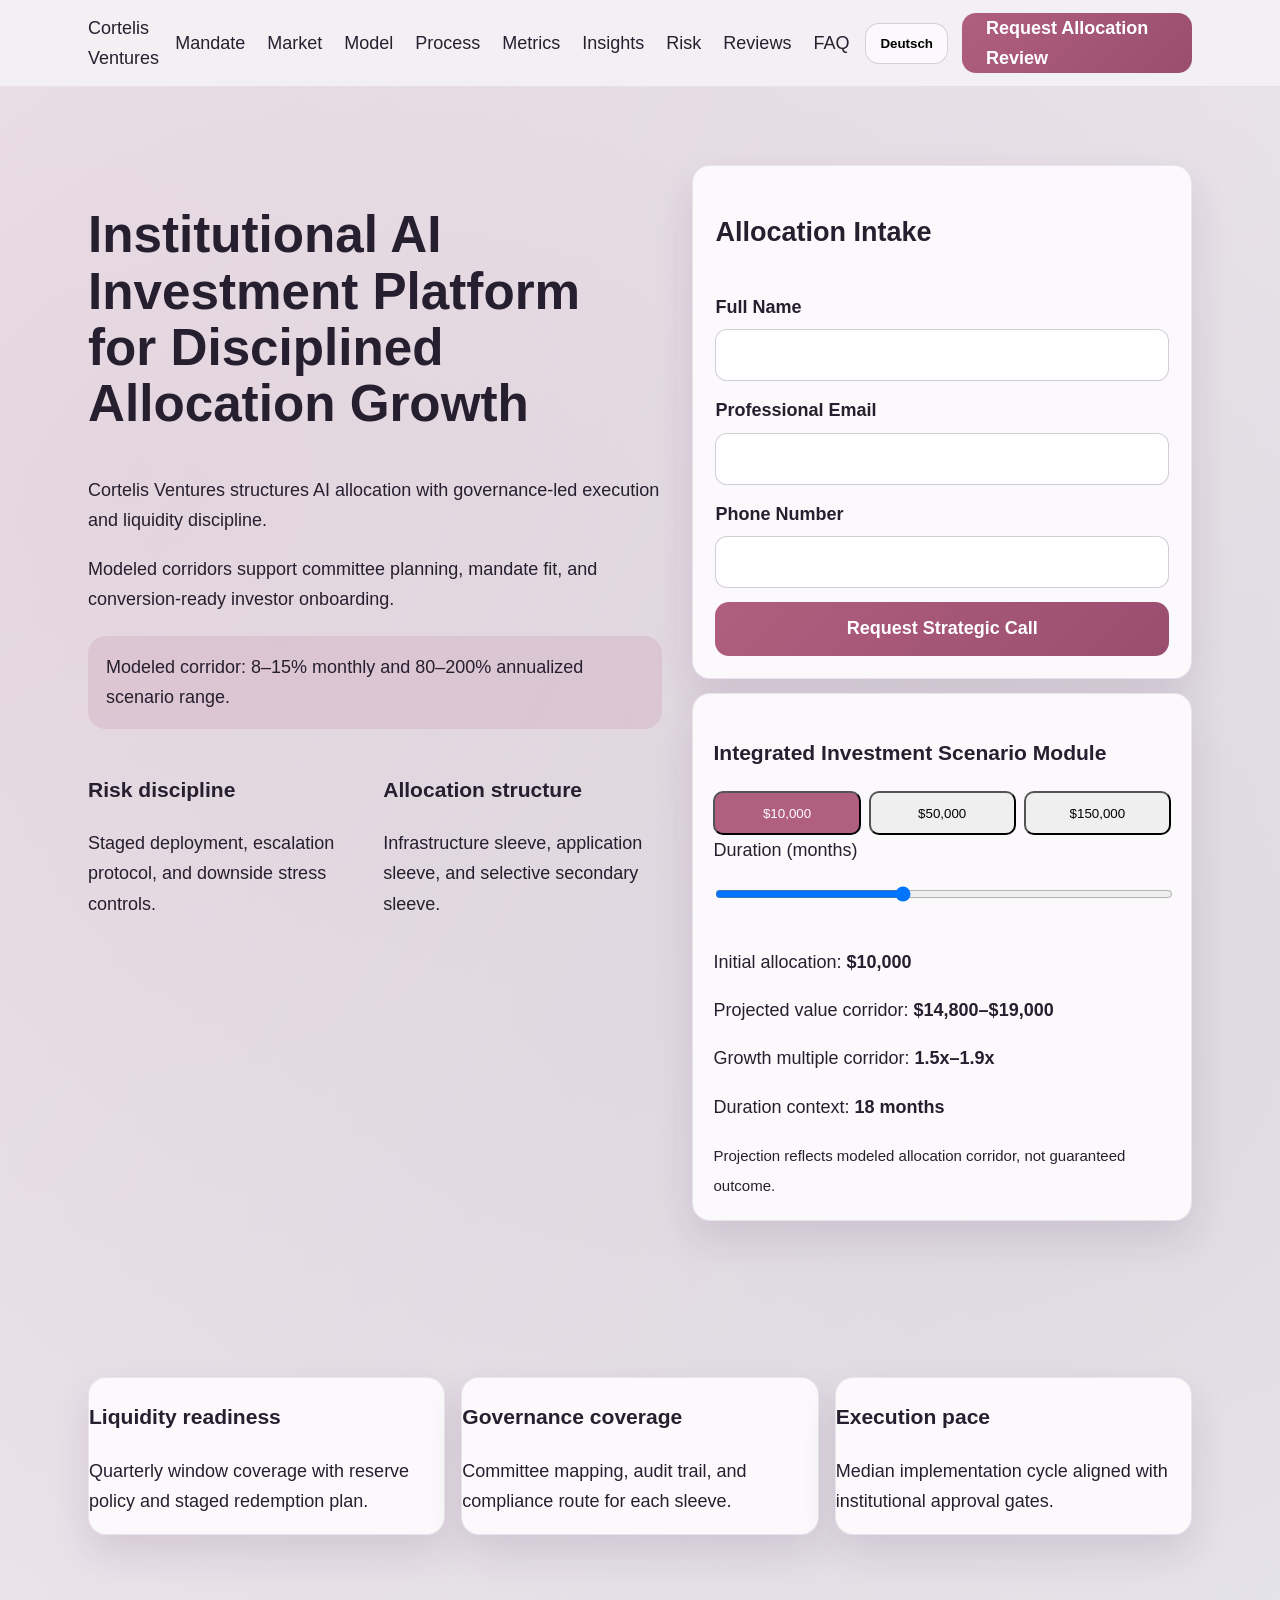
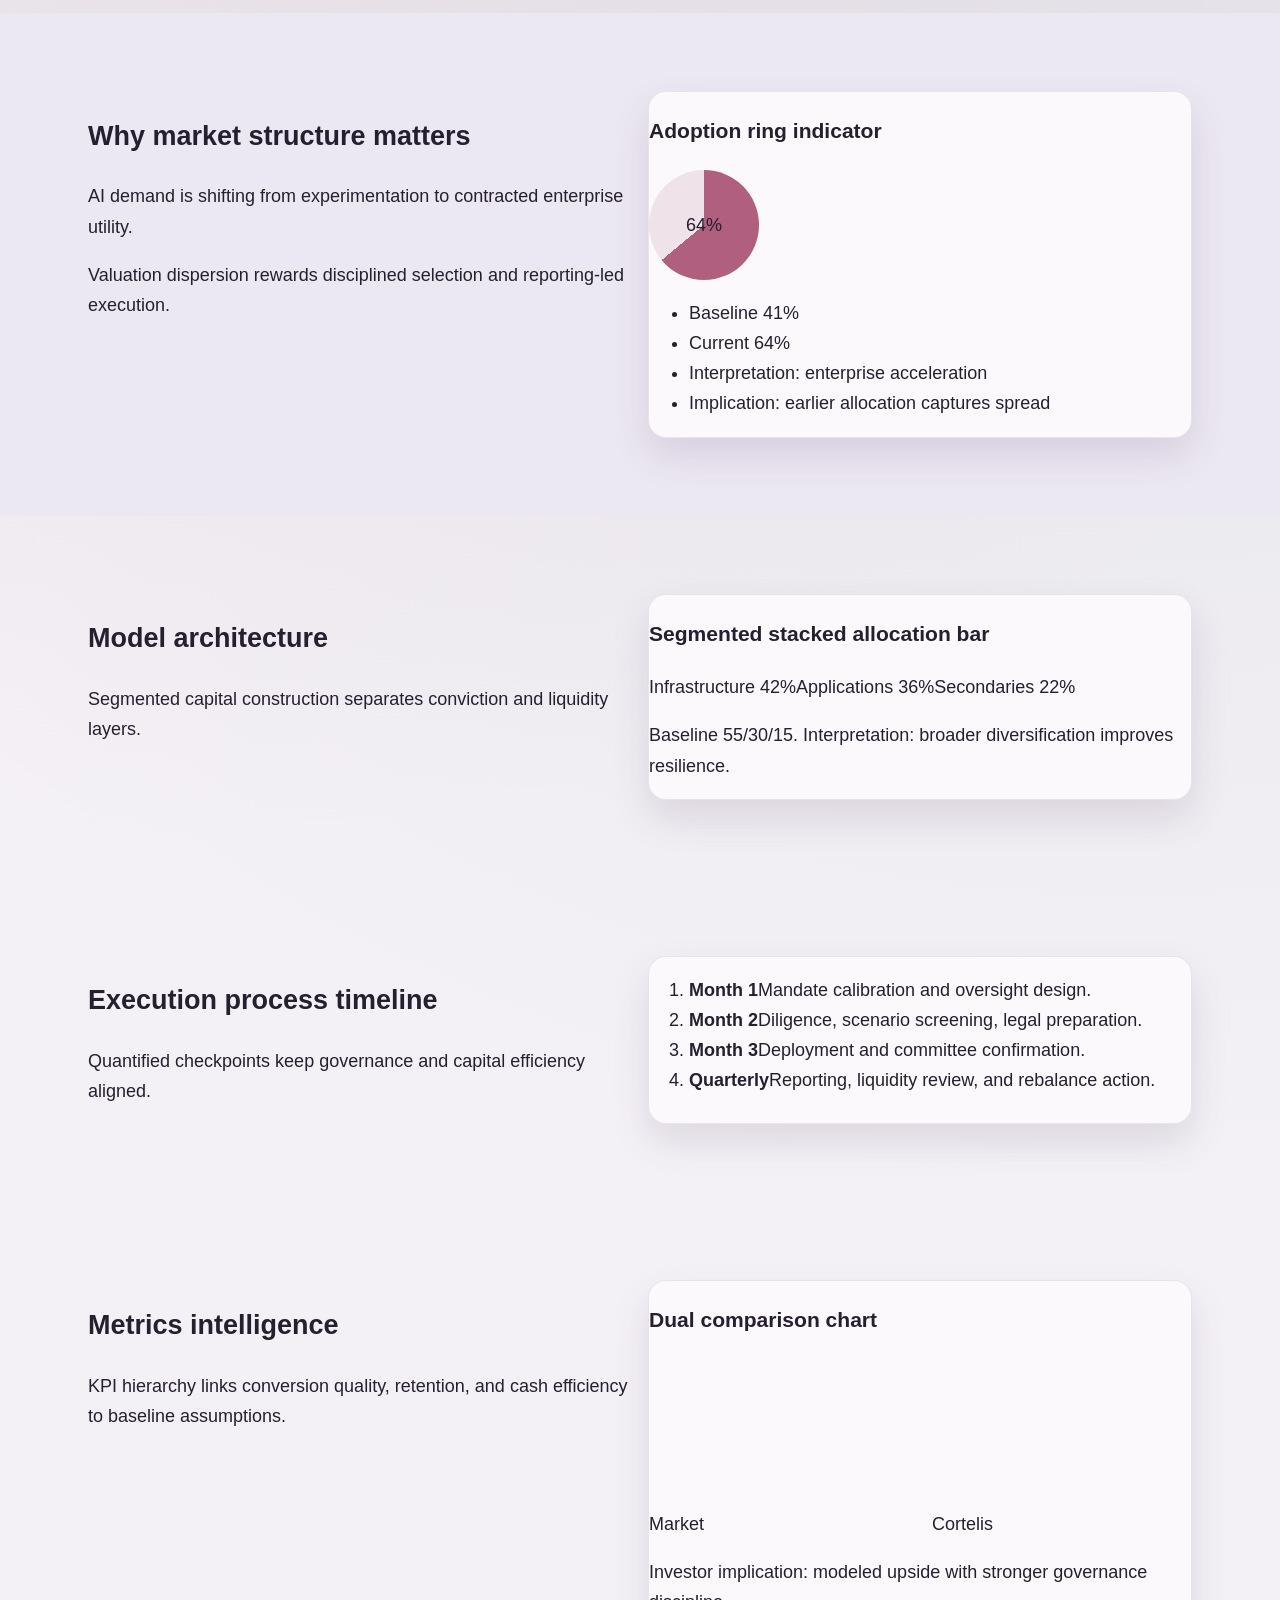
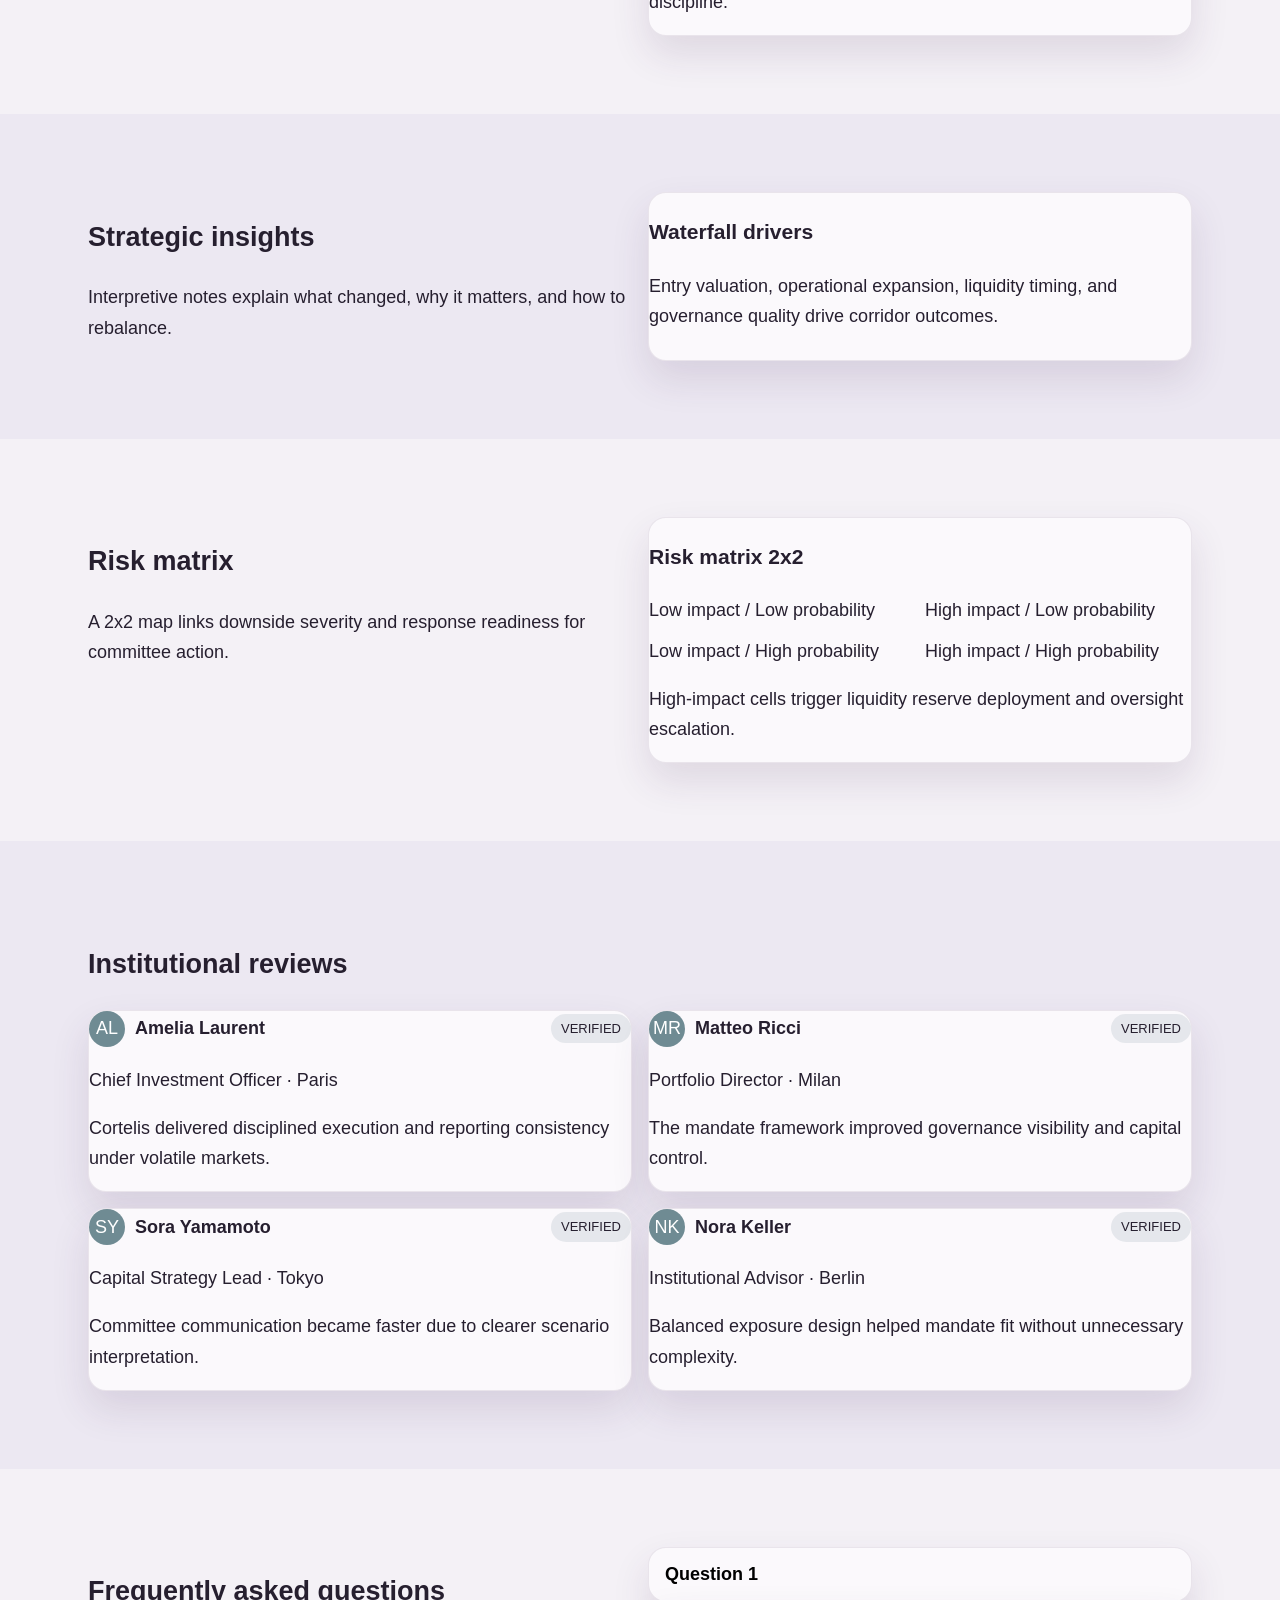
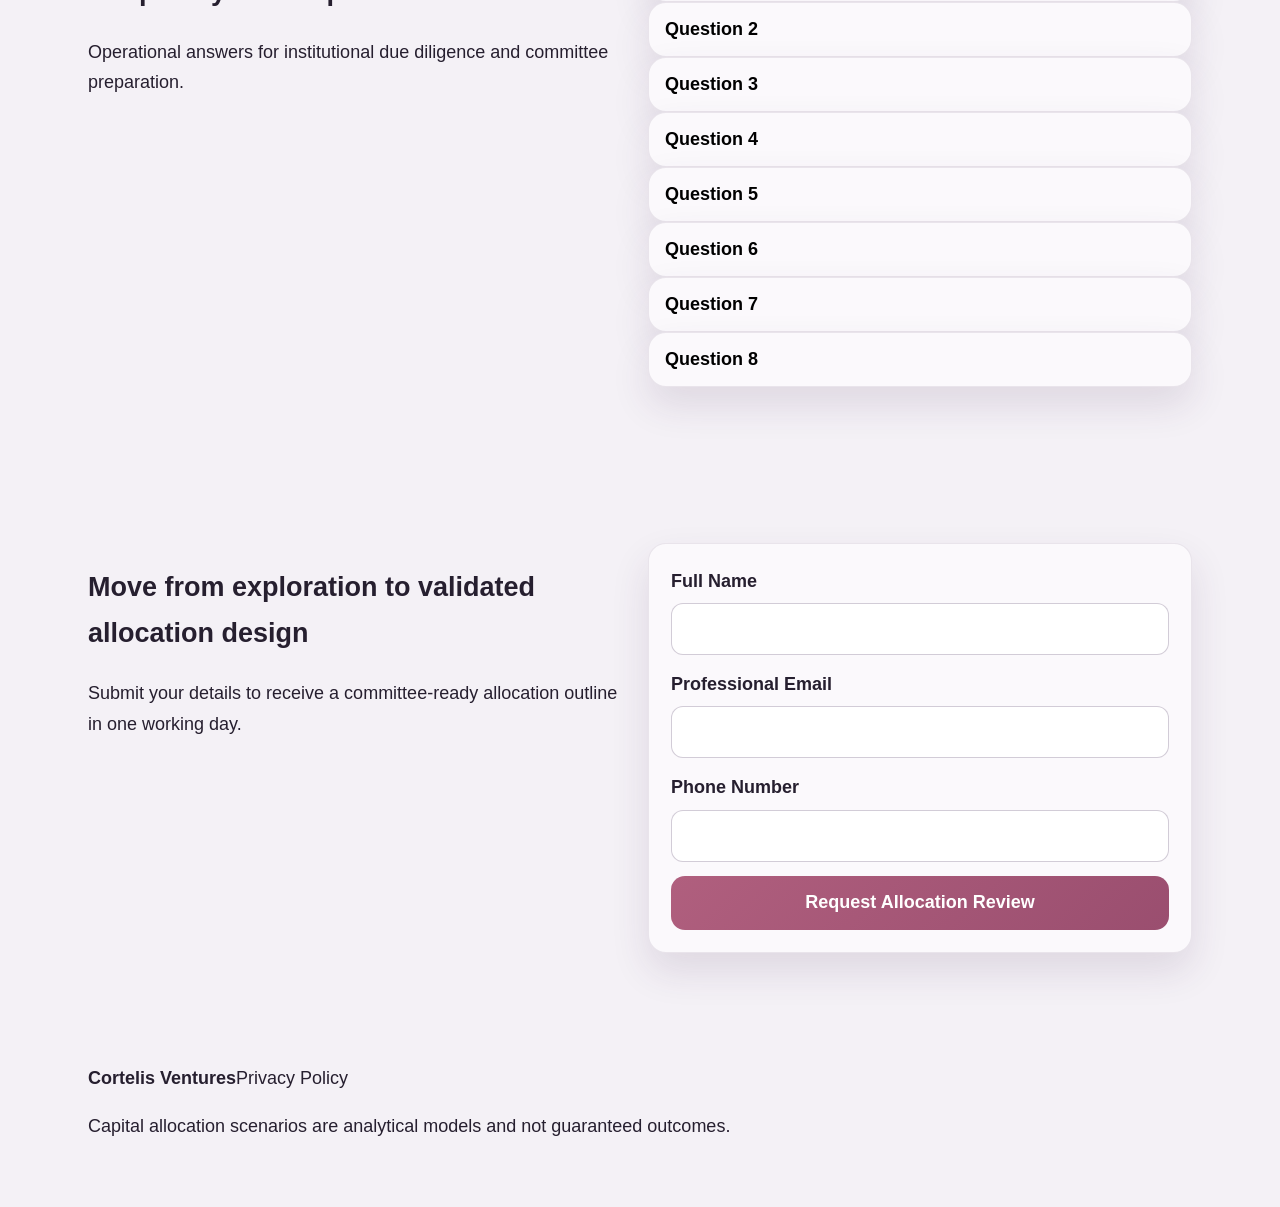
<file: de/index.html>
<!doctype html>
<html lang="de">
<head>
  <meta charset="utf-8">
  <meta name="viewport" content="width=device-width,initial-scale=1">
  <title>Cortelis Ventures | Deutsch</title>
  <meta name="description" content="Cortelis Ventures institutional AI allocation platform.">
  <link rel="canonical" href="https://cortelisventures.com/de/index.html">
  <link rel="alternate" hreflang="en" href="https://cortelisventures.com/index.html">
  <link rel="alternate" hreflang="de" href="https://cortelisventures.com/de/index.html">
  <link rel="alternate" hreflang="fr" href="https://cortelisventures.com/fr/index.html">
  <link rel="alternate" hreflang="es" href="https://cortelisventures.com/es/index.html">
  <link rel="alternate" hreflang="it" href="https://cortelisventures.com/it/index.html">
  <link rel="alternate" hreflang="tr" href="https://cortelisventures.com/tr/index.html">
  <link rel="alternate" hreflang="pt" href="https://cortelisventures.com/pt/index.html">
  <link rel="alternate" hreflang="ja" href="https://cortelisventures.com/jp/index.html">
  <link rel="alternate" hreflang="sk" href="https://cortelisventures.com/sk/index.html">
  <link rel="alternate" hreflang="nl-BE" href="https://cortelisventures.com/be/index.html">
  <meta property="og:title" content="Cortelis Ventures">
  <meta property="og:description" content="Institutional AI investment narrative platform">
  <meta property="og:type" content="website">
  <meta name="twitter:card" content="summary_large_image">
  <link rel="stylesheet" href="../assets/style.css">
</head>
<body>
  <header class="site-header">
    <div class="container header-row">
      <a class="brand" href="../index.html">Cortelis Ventures</a>
      <nav class="main-nav" aria-label="Primary navigation">
        <a href="#mandate">Mandate</a>
        <a href="#market">Market</a>
        <a href="#model">Model</a>
        <a href="#process">Process</a>
        <a href="#metrics">Metrics</a>
        <a href="#insights">Insights</a>
        <a href="#risk">Risk</a>
        <a href="#reviews">Reviews</a>
        <a href="#faq">FAQ</a>
      </nav>
      <div class="header-actions">
        <div class="lang-dropdown">
          <button class="lang-trigger" aria-expanded="false">Deutsch</button>
          <div class="lang-menu">
                  <a href="../index.html" class="lang-item"><svg viewBox="0 0 24 16" aria-hidden="true"><rect width="24" height="16" fill="#ddd"/></svg><span>English</span></a>
                  <a href="../de/index.html" class="lang-item"><svg viewBox="0 0 24 16" aria-hidden="true"><rect width="24" height="16" fill="#ddd"/></svg><span>Deutsch</span></a>
                  <a href="../fr/index.html" class="lang-item"><svg viewBox="0 0 24 16" aria-hidden="true"><rect width="24" height="16" fill="#ddd"/></svg><span>Français</span></a>
                  <a href="../es/index.html" class="lang-item"><svg viewBox="0 0 24 16" aria-hidden="true"><rect width="24" height="16" fill="#ddd"/></svg><span>Español</span></a>
                  <a href="../it/index.html" class="lang-item"><svg viewBox="0 0 24 16" aria-hidden="true"><rect width="24" height="16" fill="#ddd"/></svg><span>Italiano</span></a>
                  <a href="../tr/index.html" class="lang-item"><svg viewBox="0 0 24 16" aria-hidden="true"><rect width="24" height="16" fill="#ddd"/></svg><span>Türkçe</span></a>
                  <a href="../pt/index.html" class="lang-item"><svg viewBox="0 0 24 16" aria-hidden="true"><rect width="24" height="16" fill="#ddd"/></svg><span>Português</span></a>
                  <a href="../jp/index.html" class="lang-item"><svg viewBox="0 0 24 16" aria-hidden="true"><rect width="24" height="16" fill="#ddd"/></svg><span>日本語</span></a>
                  <a href="../sk/index.html" class="lang-item"><svg viewBox="0 0 24 16" aria-hidden="true"><rect width="24" height="16" fill="#ddd"/></svg><span>Slovenčina</span></a>
                  <a href="../be/index.html" class="lang-item"><svg viewBox="0 0 24 16" aria-hidden="true"><rect width="24" height="16" fill="#ddd"/></svg><span>Belgium</span></a>
          </div>
        </div>
        <a class="btn btn-primary" href="#final-form">Request Allocation Review</a>
        <button class="burger" aria-label="Open menu"><span></span><span></span><span></span></button>
      </div>
    </div>
  </header>

  <div class="mobile-drawer" aria-hidden="true">
    <div class="drawer-panel">
      <button class="drawer-close" aria-label="Close menu">×</button>
      <nav class="drawer-nav">
              <a href="../index.html">English</a>
              <a href="../de/index.html">Deutsch</a>
              <a href="../fr/index.html">Français</a>
              <a href="../es/index.html">Español</a>
              <a href="../it/index.html">Italiano</a>
              <a href="../tr/index.html">Türkçe</a>
              <a href="../pt/index.html">Português</a>
              <a href="../jp/index.html">日本語</a>
              <a href="../sk/index.html">Slovenčina</a>
              <a href="../be/index.html">Belgium</a>
        <a href="#mandate">Mandate</a>
        <a href="#market">Market</a>
        <a href="#model">Model</a>
        <a href="#process">Process</a>
        <a href="#metrics">Metrics</a>
        <a href="#insights">Insights</a>
        <a href="#risk">Risk</a>
        <a href="#reviews">Reviews</a>
        <a href="#faq">FAQ</a>
      </nav>
      <a class="btn btn-primary" href="#final-form">Request Allocation Review</a>
    </div>
  </div>

  <main>
    <section class="hero section">
      <div class="container hero-grid">
        <div>
          <h1>Institutional AI Investment Platform for Disciplined Allocation Growth</h1>
          <p>Cortelis Ventures structures AI allocation with governance-led execution and liquidity discipline.</p>
          <p>Modeled corridors support committee planning, mandate fit, and conversion-ready investor onboarding.</p>
          <div class="highlight">Modeled corridor: 8–15% monthly and 80–200% annualized scenario range.</div>
          <div class="cards-two">
            <article><h3>Risk discipline</h3><p>Staged deployment, escalation protocol, and downside stress controls.</p></article>
            <article><h3>Allocation structure</h3><p>Infrastructure sleeve, application sleeve, and selective secondary sleeve.</p></article>
          </div>
        </div>
        <div>
          <form class="lead-form" aria-label="Hero form">
            <h2>Allocation Intake</h2>
            <label>Full Name<input type="text" required></label>
            <label>Professional Email<input type="email" required></label>
            <label>Phone Number<input type="tel" required></label>
            <button type="submit" class="btn btn-primary">Request Strategic Call</button>
          </form>
          <div class="calc-card" data-calculator>
            <h3>Integrated Investment Scenario Module</h3>
            <div class="segmented">
              <button class="seg active" data-amount="10000">$10,000</button>
              <button class="seg" data-amount="50000">$50,000</button>
              <button class="seg" data-amount="150000">$150,000</button>
            </div>
            <label>Duration (months)<input type="range" min="6" max="36" value="18" data-duration></label>
            <div class="result">
              <p>Initial allocation: <strong data-initial>$10,000</strong></p>
              <p>Projected value corridor: <strong data-range>$18,000–$35,000</strong></p>
              <p>Growth multiple corridor: <strong data-multiple>1.8x–3.5x</strong></p>
              <p>Duration context: <strong data-context>18 months</strong></p>
              <div class="mini-bars"><span style="height:32%"></span><span style="height:68%"></span></div>
              <small>Projection reflects modeled allocation corridor, not guaranteed outcome.</small>
            </div>
          </div>
        </div>
      </div>
    </section>

    <section class="kpi-strip section reveal" id="mandate"><div class="container split-3"><article class="kpi-card"><h3>Liquidity readiness</h3><p>Quarterly window coverage with reserve policy and staged redemption plan.</p></article><article class="kpi-card"><h3>Governance coverage</h3><p>Committee mapping, audit trail, and compliance route for each sleeve.</p></article><article class="kpi-card"><h3>Execution pace</h3><p>Median implementation cycle aligned with institutional approval gates.</p></article></div></section>
    <section class="section alt reveal" id="market"><div class="container two-col"><div><h2>Why market structure matters</h2><p>AI demand is shifting from experimentation to contracted enterprise utility.</p><p>Valuation dispersion rewards disciplined selection and reporting-led execution.</p></div><div class="visual ring-panel"><h3>Adoption ring indicator</h3><div class="ring-wrap"><div class="ring"><span>64%</span></div><ul><li>Baseline 41%</li><li>Current 64%</li><li>Interpretation: enterprise acceleration</li><li>Implication: earlier allocation captures spread</li></ul></div></div></div></section>
    <section class="section reveal" id="model"><div class="container two-col reverse"><div><h2>Model architecture</h2><p>Segmented capital construction separates conviction and liquidity layers.</p></div><div class="visual stacked-bar"><h3>Segmented stacked allocation bar</h3><div class="stack"><span style="width:42%">Infrastructure 42%</span><span style="width:36%">Applications 36%</span><span style="width:22%">Secondaries 22%</span></div><p>Baseline 55/30/15. Interpretation: broader diversification improves resilience.</p></div></div></section>
    <section class="section dark reveal" id="process"><div class="container two-col"><div><h2>Execution process timeline</h2><p>Quantified checkpoints keep governance and capital efficiency aligned.</p></div><div class="visual timeline"><ol><li><strong>Month 1</strong><span>Mandate calibration and oversight design.</span></li><li><strong>Month 2</strong><span>Diligence, scenario screening, legal preparation.</span></li><li><strong>Month 3</strong><span>Deployment and committee confirmation.</span></li><li><strong>Quarterly</strong><span>Reporting, liquidity review, and rebalance action.</span></li></ol></div></div></section>
    <section class="section reveal" id="metrics"><div class="container two-col"><div><h2>Metrics intelligence</h2><p>KPI hierarchy links conversion quality, retention, and cash efficiency to baseline assumptions.</p></div><div class="visual dual-chart"><h3>Dual comparison chart</h3><div class="chart"><div class="bars"><div><span>Market</span><em style="height:45%"></em></div><div><span>Cortelis</span><em style="height:74%"></em></div></div></div><p>Investor implication: modeled upside with stronger governance discipline.</p></div></div></section>
    <section class="section alt reveal" id="insights"><div class="container two-col reverse"><div><h2>Strategic insights</h2><p>Interpretive notes explain what changed, why it matters, and how to rebalance.</p></div><div class="visual"><h3>Waterfall drivers</h3><p>Entry valuation, operational expansion, liquidity timing, and governance quality drive corridor outcomes.</p></div></div></section>
    <section class="section reveal" id="risk"><div class="container two-col"><div><h2>Risk matrix</h2><p>A 2x2 map links downside severity and response readiness for committee action.</p></div><div class="visual matrix"><h3>Risk matrix 2x2</h3><div class="grid"><span>Low impact / Low probability</span><span>High impact / Low probability</span><span>Low impact / High probability</span><span>High impact / High probability</span></div><p>High-impact cells trigger liquidity reserve deployment and oversight escalation.</p></div></div></section>
    <section class="section alt reveal" id="reviews"><div class="container"><h2>Institutional reviews</h2><div class="reviews-grid"><article class="review-card"><div class="review-head"><span class="avatar">AL</span><strong>Amelia Laurent</strong><span class="badge">VERIFIED</span></div><p class="role">Chief Investment Officer · Paris</p><p>Cortelis delivered disciplined execution and reporting consistency under volatile markets.</p></article><article class="review-card"><div class="review-head"><span class="avatar">MR</span><strong>Matteo Ricci</strong><span class="badge">VERIFIED</span></div><p class="role">Portfolio Director · Milan</p><p>The mandate framework improved governance visibility and capital control.</p></article><article class="review-card"><div class="review-head"><span class="avatar">SY</span><strong>Sora Yamamoto</strong><span class="badge">VERIFIED</span></div><p class="role">Capital Strategy Lead · Tokyo</p><p>Committee communication became faster due to clearer scenario interpretation.</p></article><article class="review-card"><div class="review-head"><span class="avatar">NK</span><strong>Nora Keller</strong><span class="badge">VERIFIED</span></div><p class="role">Institutional Advisor · Berlin</p><p>Balanced exposure design helped mandate fit without unnecessary complexity.</p></article></div></div></section>
    <section class="section reveal" id="faq"><div class="container two-col"><div><h2>Frequently asked questions</h2><p>Operational answers for institutional due diligence and committee preparation.</p></div><div class="faq-list"><article class="faq-item"><button class="faq-q" aria-expanded="false">Question 1</button><div class="faq-a"><p>Structured answer on governance, liquidity, compliance, execution cadence, and reporting relevance.</p></div></article><article class="faq-item"><button class="faq-q" aria-expanded="false">Question 2</button><div class="faq-a"><p>Structured answer on governance, liquidity, compliance, execution cadence, and reporting relevance.</p></div></article><article class="faq-item"><button class="faq-q" aria-expanded="false">Question 3</button><div class="faq-a"><p>Structured answer on governance, liquidity, compliance, execution cadence, and reporting relevance.</p></div></article><article class="faq-item"><button class="faq-q" aria-expanded="false">Question 4</button><div class="faq-a"><p>Structured answer on governance, liquidity, compliance, execution cadence, and reporting relevance.</p></div></article><article class="faq-item"><button class="faq-q" aria-expanded="false">Question 5</button><div class="faq-a"><p>Structured answer on governance, liquidity, compliance, execution cadence, and reporting relevance.</p></div></article><article class="faq-item"><button class="faq-q" aria-expanded="false">Question 6</button><div class="faq-a"><p>Structured answer on governance, liquidity, compliance, execution cadence, and reporting relevance.</p></div></article><article class="faq-item"><button class="faq-q" aria-expanded="false">Question 7</button><div class="faq-a"><p>Structured answer on governance, liquidity, compliance, execution cadence, and reporting relevance.</p></div></article><article class="faq-item"><button class="faq-q" aria-expanded="false">Question 8</button><div class="faq-a"><p>Structured answer on governance, liquidity, compliance, execution cadence, and reporting relevance.</p></div></article></div></div></section>
    <section class="section final-cta reveal" id="final-form"><div class="container two-col"><div><h2>Move from exploration to validated allocation design</h2><p>Submit your details to receive a committee-ready allocation outline in one working day.</p></div><form class="lead-form" aria-label="Final form"><label>Full Name<input type="text" required></label><label>Professional Email<input type="email" required></label><label>Phone Number<input type="tel" required></label><button type="submit" class="btn btn-primary">Request Allocation Review</button></form></div></section>
  </main>

  <footer class="site-footer"><div class="container footer-row"><strong>Cortelis Ventures</strong><a href="#" data-open-privacy>Privacy Policy</a><p>Capital allocation scenarios are analytical models and not guaranteed outcomes.</p></div></footer>
  <div class="privacy-modal" aria-hidden="true"><div class="privacy-panel" role="dialog" aria-modal="true" aria-label="Privacy Policy"><button class="privacy-x" aria-label="Close">×</button><h2>Privacy Policy</h2><div class="privacy-content"><h3>Introduction</h3><p>We process contact details for mandate communication.</p><h3>Data collection</h3><p>We collect name, professional email, and phone number.</p><h3>Legal basis</h3><p>Processing supports pre-contractual communication and legitimate interest.</p><h3>Cookies</h3><p>Essential cookies support secure operation.</p><h3>Retention</h3><p>Data is retained for legal and operational periods.</p><h3>Third-party sharing</h3><p>Limited sharing with regulated service providers.</p><h3>Security</h3><p>Encryption, access controls, and audit logs are applied.</p><h3>User rights</h3><p>Access, correction, deletion, and portability can be requested.</p><h3>International transfers</h3><p>Transfers follow contractual safeguards.</p><h3>Industry risk disclosure</h3><p>Market volatility may lead to capital loss.</p><h3>Contact</h3><p>privacy@cortelisventures.com</p></div><div class="privacy-footer"><button class="btn btn-secondary" data-close-privacy>Close</button></div></div></div>
  <script type="application/ld+json">{"@context":"https://schema.org","@type":"Organization","name":"Cortelis Ventures"}</script>
  <script defer src="../assets/app.js"></script>
</body>
</html>
</file>
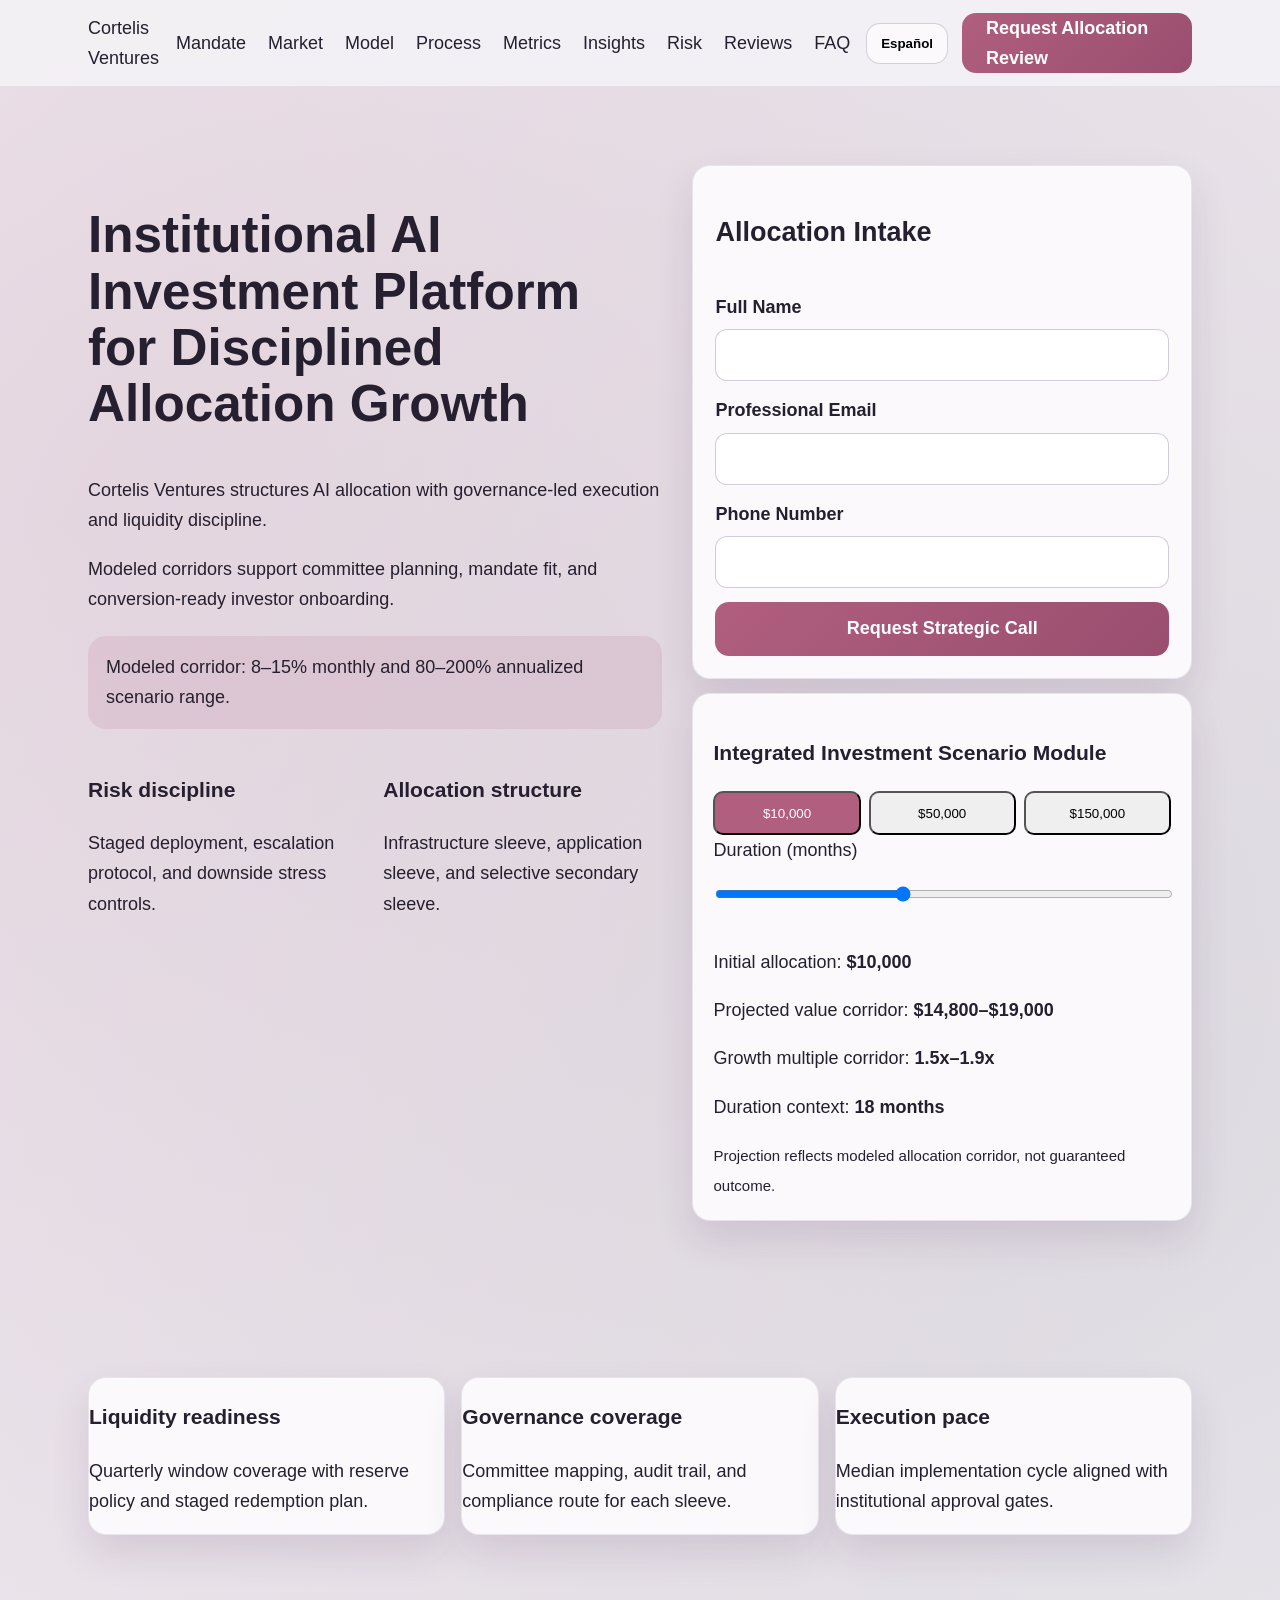
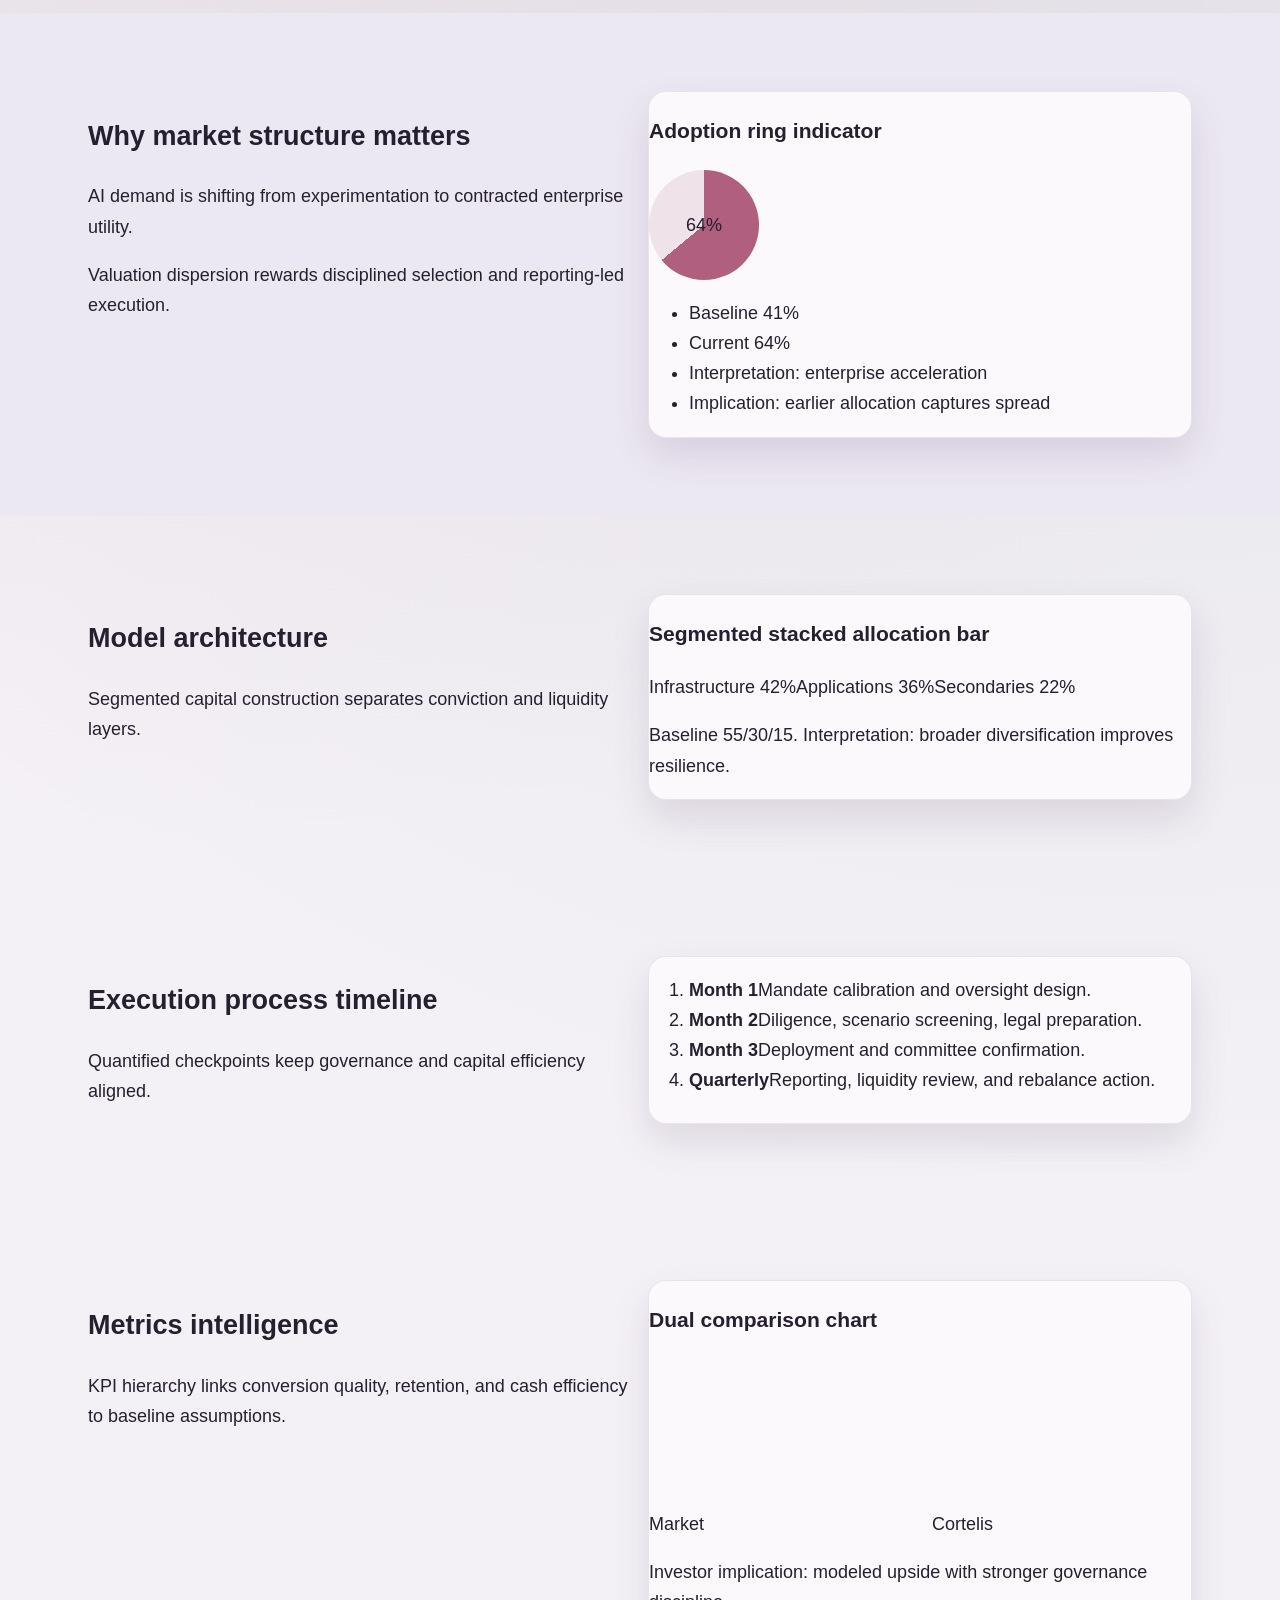
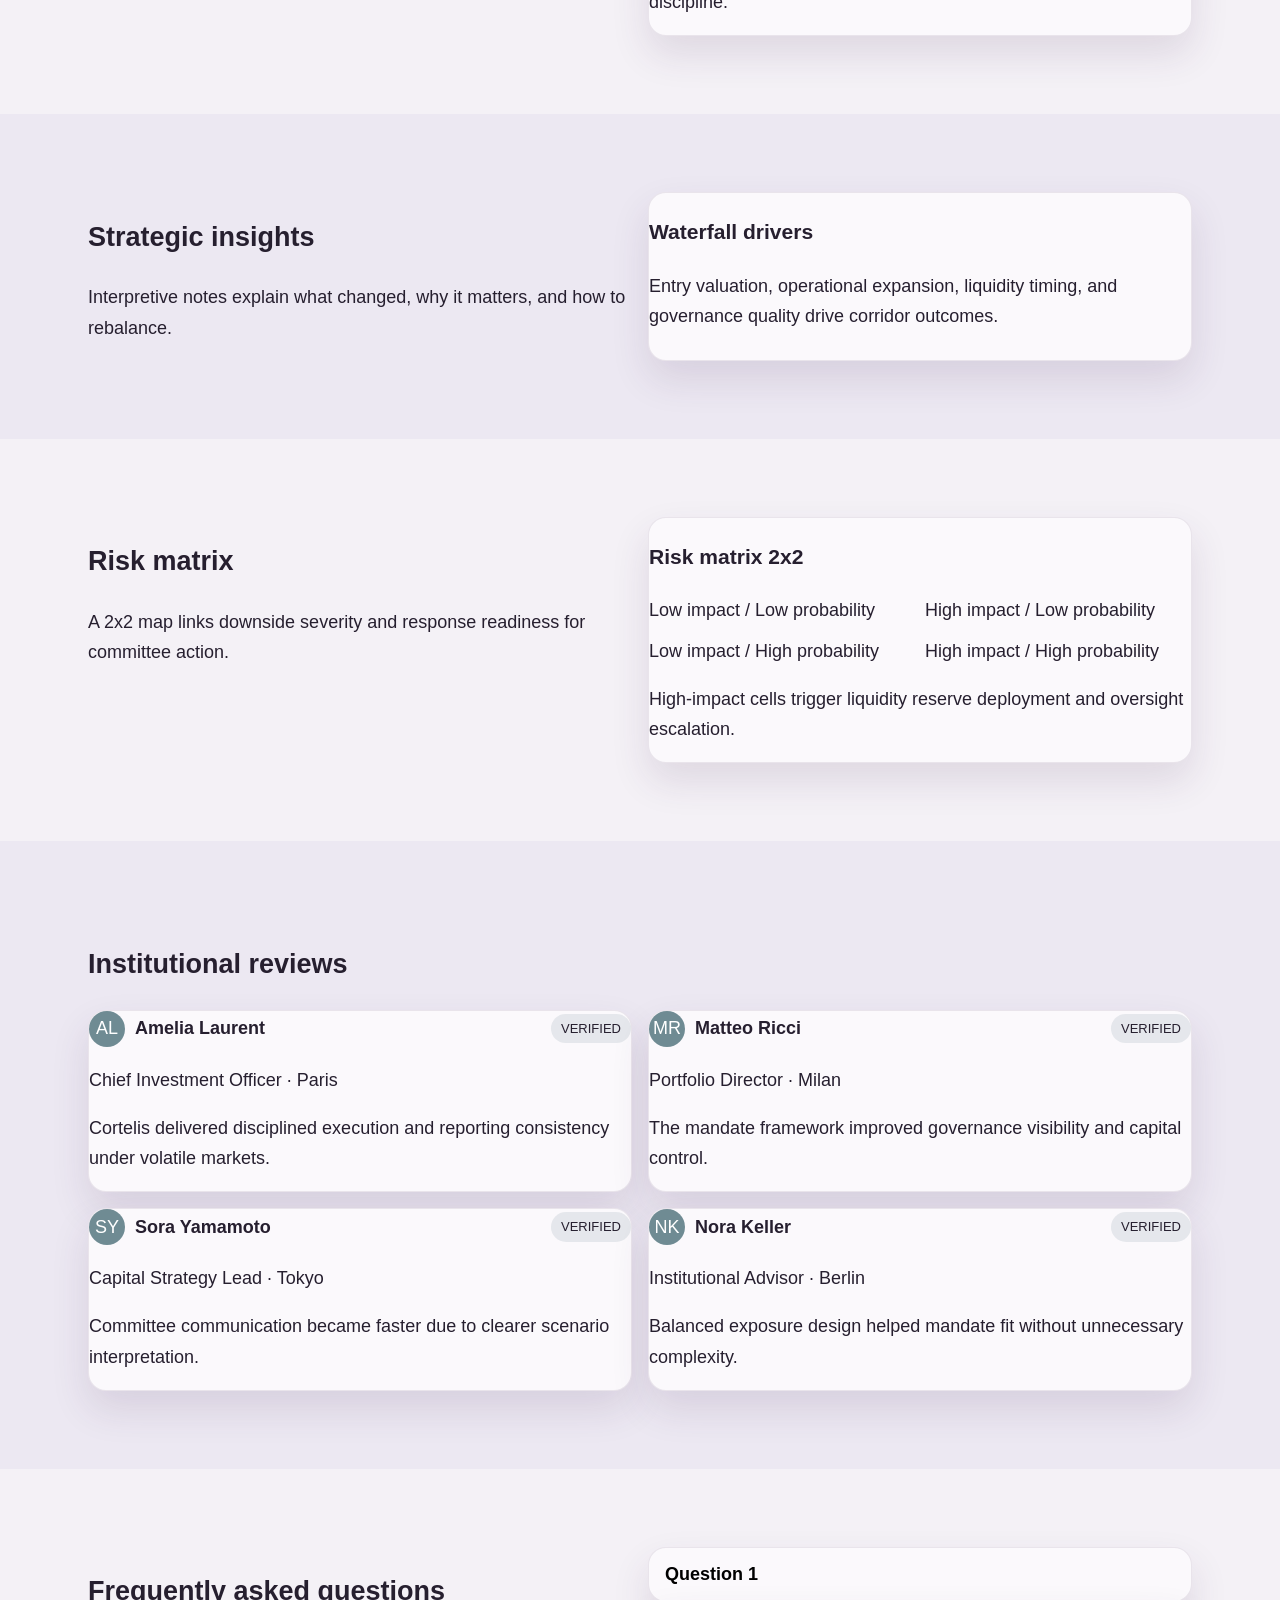
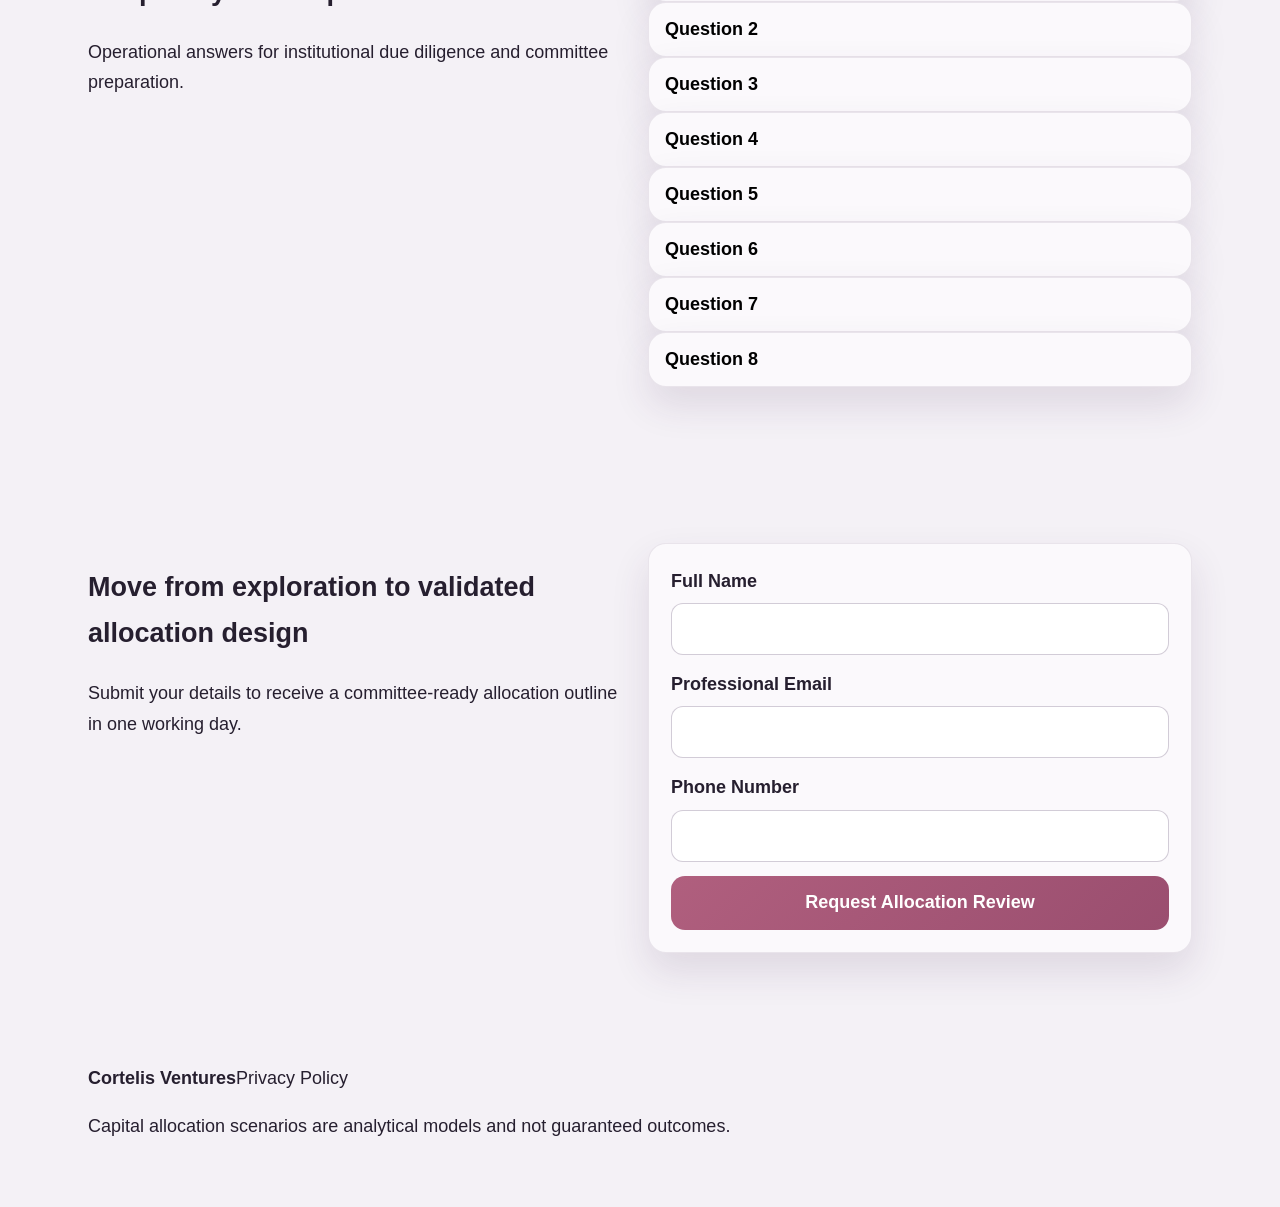
<file: es/index.html>
<!doctype html>
<html lang="es">
<head>
  <meta charset="utf-8">
  <meta name="viewport" content="width=device-width,initial-scale=1">
  <title>Cortelis Ventures | Español</title>
  <meta name="description" content="Cortelis Ventures institutional AI allocation platform.">
  <link rel="canonical" href="https://cortelisventures.com/es/index.html">
  <link rel="alternate" hreflang="en" href="https://cortelisventures.com/index.html">
  <link rel="alternate" hreflang="de" href="https://cortelisventures.com/de/index.html">
  <link rel="alternate" hreflang="fr" href="https://cortelisventures.com/fr/index.html">
  <link rel="alternate" hreflang="es" href="https://cortelisventures.com/es/index.html">
  <link rel="alternate" hreflang="it" href="https://cortelisventures.com/it/index.html">
  <link rel="alternate" hreflang="tr" href="https://cortelisventures.com/tr/index.html">
  <link rel="alternate" hreflang="pt" href="https://cortelisventures.com/pt/index.html">
  <link rel="alternate" hreflang="ja" href="https://cortelisventures.com/jp/index.html">
  <link rel="alternate" hreflang="sk" href="https://cortelisventures.com/sk/index.html">
  <link rel="alternate" hreflang="nl-BE" href="https://cortelisventures.com/be/index.html">
  <meta property="og:title" content="Cortelis Ventures">
  <meta property="og:description" content="Institutional AI investment narrative platform">
  <meta property="og:type" content="website">
  <meta name="twitter:card" content="summary_large_image">
  <link rel="stylesheet" href="../assets/style.css">
</head>
<body>
  <header class="site-header">
    <div class="container header-row">
      <a class="brand" href="../index.html">Cortelis Ventures</a>
      <nav class="main-nav" aria-label="Primary navigation">
        <a href="#mandate">Mandate</a>
        <a href="#market">Market</a>
        <a href="#model">Model</a>
        <a href="#process">Process</a>
        <a href="#metrics">Metrics</a>
        <a href="#insights">Insights</a>
        <a href="#risk">Risk</a>
        <a href="#reviews">Reviews</a>
        <a href="#faq">FAQ</a>
      </nav>
      <div class="header-actions">
        <div class="lang-dropdown">
          <button class="lang-trigger" aria-expanded="false">Español</button>
          <div class="lang-menu">
                  <a href="../index.html" class="lang-item"><svg viewBox="0 0 24 16" aria-hidden="true"><rect width="24" height="16" fill="#ddd"/></svg><span>English</span></a>
                  <a href="../de/index.html" class="lang-item"><svg viewBox="0 0 24 16" aria-hidden="true"><rect width="24" height="16" fill="#ddd"/></svg><span>Deutsch</span></a>
                  <a href="../fr/index.html" class="lang-item"><svg viewBox="0 0 24 16" aria-hidden="true"><rect width="24" height="16" fill="#ddd"/></svg><span>Français</span></a>
                  <a href="../es/index.html" class="lang-item"><svg viewBox="0 0 24 16" aria-hidden="true"><rect width="24" height="16" fill="#ddd"/></svg><span>Español</span></a>
                  <a href="../it/index.html" class="lang-item"><svg viewBox="0 0 24 16" aria-hidden="true"><rect width="24" height="16" fill="#ddd"/></svg><span>Italiano</span></a>
                  <a href="../tr/index.html" class="lang-item"><svg viewBox="0 0 24 16" aria-hidden="true"><rect width="24" height="16" fill="#ddd"/></svg><span>Türkçe</span></a>
                  <a href="../pt/index.html" class="lang-item"><svg viewBox="0 0 24 16" aria-hidden="true"><rect width="24" height="16" fill="#ddd"/></svg><span>Português</span></a>
                  <a href="../jp/index.html" class="lang-item"><svg viewBox="0 0 24 16" aria-hidden="true"><rect width="24" height="16" fill="#ddd"/></svg><span>日本語</span></a>
                  <a href="../sk/index.html" class="lang-item"><svg viewBox="0 0 24 16" aria-hidden="true"><rect width="24" height="16" fill="#ddd"/></svg><span>Slovenčina</span></a>
                  <a href="../be/index.html" class="lang-item"><svg viewBox="0 0 24 16" aria-hidden="true"><rect width="24" height="16" fill="#ddd"/></svg><span>Belgium</span></a>
          </div>
        </div>
        <a class="btn btn-primary" href="#final-form">Request Allocation Review</a>
        <button class="burger" aria-label="Open menu"><span></span><span></span><span></span></button>
      </div>
    </div>
  </header>

  <div class="mobile-drawer" aria-hidden="true">
    <div class="drawer-panel">
      <button class="drawer-close" aria-label="Close menu">×</button>
      <nav class="drawer-nav">
              <a href="../index.html">English</a>
              <a href="../de/index.html">Deutsch</a>
              <a href="../fr/index.html">Français</a>
              <a href="../es/index.html">Español</a>
              <a href="../it/index.html">Italiano</a>
              <a href="../tr/index.html">Türkçe</a>
              <a href="../pt/index.html">Português</a>
              <a href="../jp/index.html">日本語</a>
              <a href="../sk/index.html">Slovenčina</a>
              <a href="../be/index.html">Belgium</a>
        <a href="#mandate">Mandate</a>
        <a href="#market">Market</a>
        <a href="#model">Model</a>
        <a href="#process">Process</a>
        <a href="#metrics">Metrics</a>
        <a href="#insights">Insights</a>
        <a href="#risk">Risk</a>
        <a href="#reviews">Reviews</a>
        <a href="#faq">FAQ</a>
      </nav>
      <a class="btn btn-primary" href="#final-form">Request Allocation Review</a>
    </div>
  </div>

  <main>
    <section class="hero section">
      <div class="container hero-grid">
        <div>
          <h1>Institutional AI Investment Platform for Disciplined Allocation Growth</h1>
          <p>Cortelis Ventures structures AI allocation with governance-led execution and liquidity discipline.</p>
          <p>Modeled corridors support committee planning, mandate fit, and conversion-ready investor onboarding.</p>
          <div class="highlight">Modeled corridor: 8–15% monthly and 80–200% annualized scenario range.</div>
          <div class="cards-two">
            <article><h3>Risk discipline</h3><p>Staged deployment, escalation protocol, and downside stress controls.</p></article>
            <article><h3>Allocation structure</h3><p>Infrastructure sleeve, application sleeve, and selective secondary sleeve.</p></article>
          </div>
        </div>
        <div>
          <form class="lead-form" aria-label="Hero form">
            <h2>Allocation Intake</h2>
            <label>Full Name<input type="text" required></label>
            <label>Professional Email<input type="email" required></label>
            <label>Phone Number<input type="tel" required></label>
            <button type="submit" class="btn btn-primary">Request Strategic Call</button>
          </form>
          <div class="calc-card" data-calculator>
            <h3>Integrated Investment Scenario Module</h3>
            <div class="segmented">
              <button class="seg active" data-amount="10000">$10,000</button>
              <button class="seg" data-amount="50000">$50,000</button>
              <button class="seg" data-amount="150000">$150,000</button>
            </div>
            <label>Duration (months)<input type="range" min="6" max="36" value="18" data-duration></label>
            <div class="result">
              <p>Initial allocation: <strong data-initial>$10,000</strong></p>
              <p>Projected value corridor: <strong data-range>$18,000–$35,000</strong></p>
              <p>Growth multiple corridor: <strong data-multiple>1.8x–3.5x</strong></p>
              <p>Duration context: <strong data-context>18 months</strong></p>
              <div class="mini-bars"><span style="height:32%"></span><span style="height:68%"></span></div>
              <small>Projection reflects modeled allocation corridor, not guaranteed outcome.</small>
            </div>
          </div>
        </div>
      </div>
    </section>

    <section class="kpi-strip section reveal" id="mandate"><div class="container split-3"><article class="kpi-card"><h3>Liquidity readiness</h3><p>Quarterly window coverage with reserve policy and staged redemption plan.</p></article><article class="kpi-card"><h3>Governance coverage</h3><p>Committee mapping, audit trail, and compliance route for each sleeve.</p></article><article class="kpi-card"><h3>Execution pace</h3><p>Median implementation cycle aligned with institutional approval gates.</p></article></div></section>
    <section class="section alt reveal" id="market"><div class="container two-col"><div><h2>Why market structure matters</h2><p>AI demand is shifting from experimentation to contracted enterprise utility.</p><p>Valuation dispersion rewards disciplined selection and reporting-led execution.</p></div><div class="visual ring-panel"><h3>Adoption ring indicator</h3><div class="ring-wrap"><div class="ring"><span>64%</span></div><ul><li>Baseline 41%</li><li>Current 64%</li><li>Interpretation: enterprise acceleration</li><li>Implication: earlier allocation captures spread</li></ul></div></div></div></section>
    <section class="section reveal" id="model"><div class="container two-col reverse"><div><h2>Model architecture</h2><p>Segmented capital construction separates conviction and liquidity layers.</p></div><div class="visual stacked-bar"><h3>Segmented stacked allocation bar</h3><div class="stack"><span style="width:42%">Infrastructure 42%</span><span style="width:36%">Applications 36%</span><span style="width:22%">Secondaries 22%</span></div><p>Baseline 55/30/15. Interpretation: broader diversification improves resilience.</p></div></div></section>
    <section class="section dark reveal" id="process"><div class="container two-col"><div><h2>Execution process timeline</h2><p>Quantified checkpoints keep governance and capital efficiency aligned.</p></div><div class="visual timeline"><ol><li><strong>Month 1</strong><span>Mandate calibration and oversight design.</span></li><li><strong>Month 2</strong><span>Diligence, scenario screening, legal preparation.</span></li><li><strong>Month 3</strong><span>Deployment and committee confirmation.</span></li><li><strong>Quarterly</strong><span>Reporting, liquidity review, and rebalance action.</span></li></ol></div></div></section>
    <section class="section reveal" id="metrics"><div class="container two-col"><div><h2>Metrics intelligence</h2><p>KPI hierarchy links conversion quality, retention, and cash efficiency to baseline assumptions.</p></div><div class="visual dual-chart"><h3>Dual comparison chart</h3><div class="chart"><div class="bars"><div><span>Market</span><em style="height:45%"></em></div><div><span>Cortelis</span><em style="height:74%"></em></div></div></div><p>Investor implication: modeled upside with stronger governance discipline.</p></div></div></section>
    <section class="section alt reveal" id="insights"><div class="container two-col reverse"><div><h2>Strategic insights</h2><p>Interpretive notes explain what changed, why it matters, and how to rebalance.</p></div><div class="visual"><h3>Waterfall drivers</h3><p>Entry valuation, operational expansion, liquidity timing, and governance quality drive corridor outcomes.</p></div></div></section>
    <section class="section reveal" id="risk"><div class="container two-col"><div><h2>Risk matrix</h2><p>A 2x2 map links downside severity and response readiness for committee action.</p></div><div class="visual matrix"><h3>Risk matrix 2x2</h3><div class="grid"><span>Low impact / Low probability</span><span>High impact / Low probability</span><span>Low impact / High probability</span><span>High impact / High probability</span></div><p>High-impact cells trigger liquidity reserve deployment and oversight escalation.</p></div></div></section>
    <section class="section alt reveal" id="reviews"><div class="container"><h2>Institutional reviews</h2><div class="reviews-grid"><article class="review-card"><div class="review-head"><span class="avatar">AL</span><strong>Amelia Laurent</strong><span class="badge">VERIFIED</span></div><p class="role">Chief Investment Officer · Paris</p><p>Cortelis delivered disciplined execution and reporting consistency under volatile markets.</p></article><article class="review-card"><div class="review-head"><span class="avatar">MR</span><strong>Matteo Ricci</strong><span class="badge">VERIFIED</span></div><p class="role">Portfolio Director · Milan</p><p>The mandate framework improved governance visibility and capital control.</p></article><article class="review-card"><div class="review-head"><span class="avatar">SY</span><strong>Sora Yamamoto</strong><span class="badge">VERIFIED</span></div><p class="role">Capital Strategy Lead · Tokyo</p><p>Committee communication became faster due to clearer scenario interpretation.</p></article><article class="review-card"><div class="review-head"><span class="avatar">NK</span><strong>Nora Keller</strong><span class="badge">VERIFIED</span></div><p class="role">Institutional Advisor · Berlin</p><p>Balanced exposure design helped mandate fit without unnecessary complexity.</p></article></div></div></section>
    <section class="section reveal" id="faq"><div class="container two-col"><div><h2>Frequently asked questions</h2><p>Operational answers for institutional due diligence and committee preparation.</p></div><div class="faq-list"><article class="faq-item"><button class="faq-q" aria-expanded="false">Question 1</button><div class="faq-a"><p>Structured answer on governance, liquidity, compliance, execution cadence, and reporting relevance.</p></div></article><article class="faq-item"><button class="faq-q" aria-expanded="false">Question 2</button><div class="faq-a"><p>Structured answer on governance, liquidity, compliance, execution cadence, and reporting relevance.</p></div></article><article class="faq-item"><button class="faq-q" aria-expanded="false">Question 3</button><div class="faq-a"><p>Structured answer on governance, liquidity, compliance, execution cadence, and reporting relevance.</p></div></article><article class="faq-item"><button class="faq-q" aria-expanded="false">Question 4</button><div class="faq-a"><p>Structured answer on governance, liquidity, compliance, execution cadence, and reporting relevance.</p></div></article><article class="faq-item"><button class="faq-q" aria-expanded="false">Question 5</button><div class="faq-a"><p>Structured answer on governance, liquidity, compliance, execution cadence, and reporting relevance.</p></div></article><article class="faq-item"><button class="faq-q" aria-expanded="false">Question 6</button><div class="faq-a"><p>Structured answer on governance, liquidity, compliance, execution cadence, and reporting relevance.</p></div></article><article class="faq-item"><button class="faq-q" aria-expanded="false">Question 7</button><div class="faq-a"><p>Structured answer on governance, liquidity, compliance, execution cadence, and reporting relevance.</p></div></article><article class="faq-item"><button class="faq-q" aria-expanded="false">Question 8</button><div class="faq-a"><p>Structured answer on governance, liquidity, compliance, execution cadence, and reporting relevance.</p></div></article></div></div></section>
    <section class="section final-cta reveal" id="final-form"><div class="container two-col"><div><h2>Move from exploration to validated allocation design</h2><p>Submit your details to receive a committee-ready allocation outline in one working day.</p></div><form class="lead-form" aria-label="Final form"><label>Full Name<input type="text" required></label><label>Professional Email<input type="email" required></label><label>Phone Number<input type="tel" required></label><button type="submit" class="btn btn-primary">Request Allocation Review</button></form></div></section>
  </main>

  <footer class="site-footer"><div class="container footer-row"><strong>Cortelis Ventures</strong><a href="#" data-open-privacy>Privacy Policy</a><p>Capital allocation scenarios are analytical models and not guaranteed outcomes.</p></div></footer>
  <div class="privacy-modal" aria-hidden="true"><div class="privacy-panel" role="dialog" aria-modal="true" aria-label="Privacy Policy"><button class="privacy-x" aria-label="Close">×</button><h2>Privacy Policy</h2><div class="privacy-content"><h3>Introduction</h3><p>We process contact details for mandate communication.</p><h3>Data collection</h3><p>We collect name, professional email, and phone number.</p><h3>Legal basis</h3><p>Processing supports pre-contractual communication and legitimate interest.</p><h3>Cookies</h3><p>Essential cookies support secure operation.</p><h3>Retention</h3><p>Data is retained for legal and operational periods.</p><h3>Third-party sharing</h3><p>Limited sharing with regulated service providers.</p><h3>Security</h3><p>Encryption, access controls, and audit logs are applied.</p><h3>User rights</h3><p>Access, correction, deletion, and portability can be requested.</p><h3>International transfers</h3><p>Transfers follow contractual safeguards.</p><h3>Industry risk disclosure</h3><p>Market volatility may lead to capital loss.</p><h3>Contact</h3><p>privacy@cortelisventures.com</p></div><div class="privacy-footer"><button class="btn btn-secondary" data-close-privacy>Close</button></div></div></div>
  <script type="application/ld+json">{"@context":"https://schema.org","@type":"Organization","name":"Cortelis Ventures"}</script>
  <script defer src="../assets/app.js"></script>
</body>
</html>
</file>
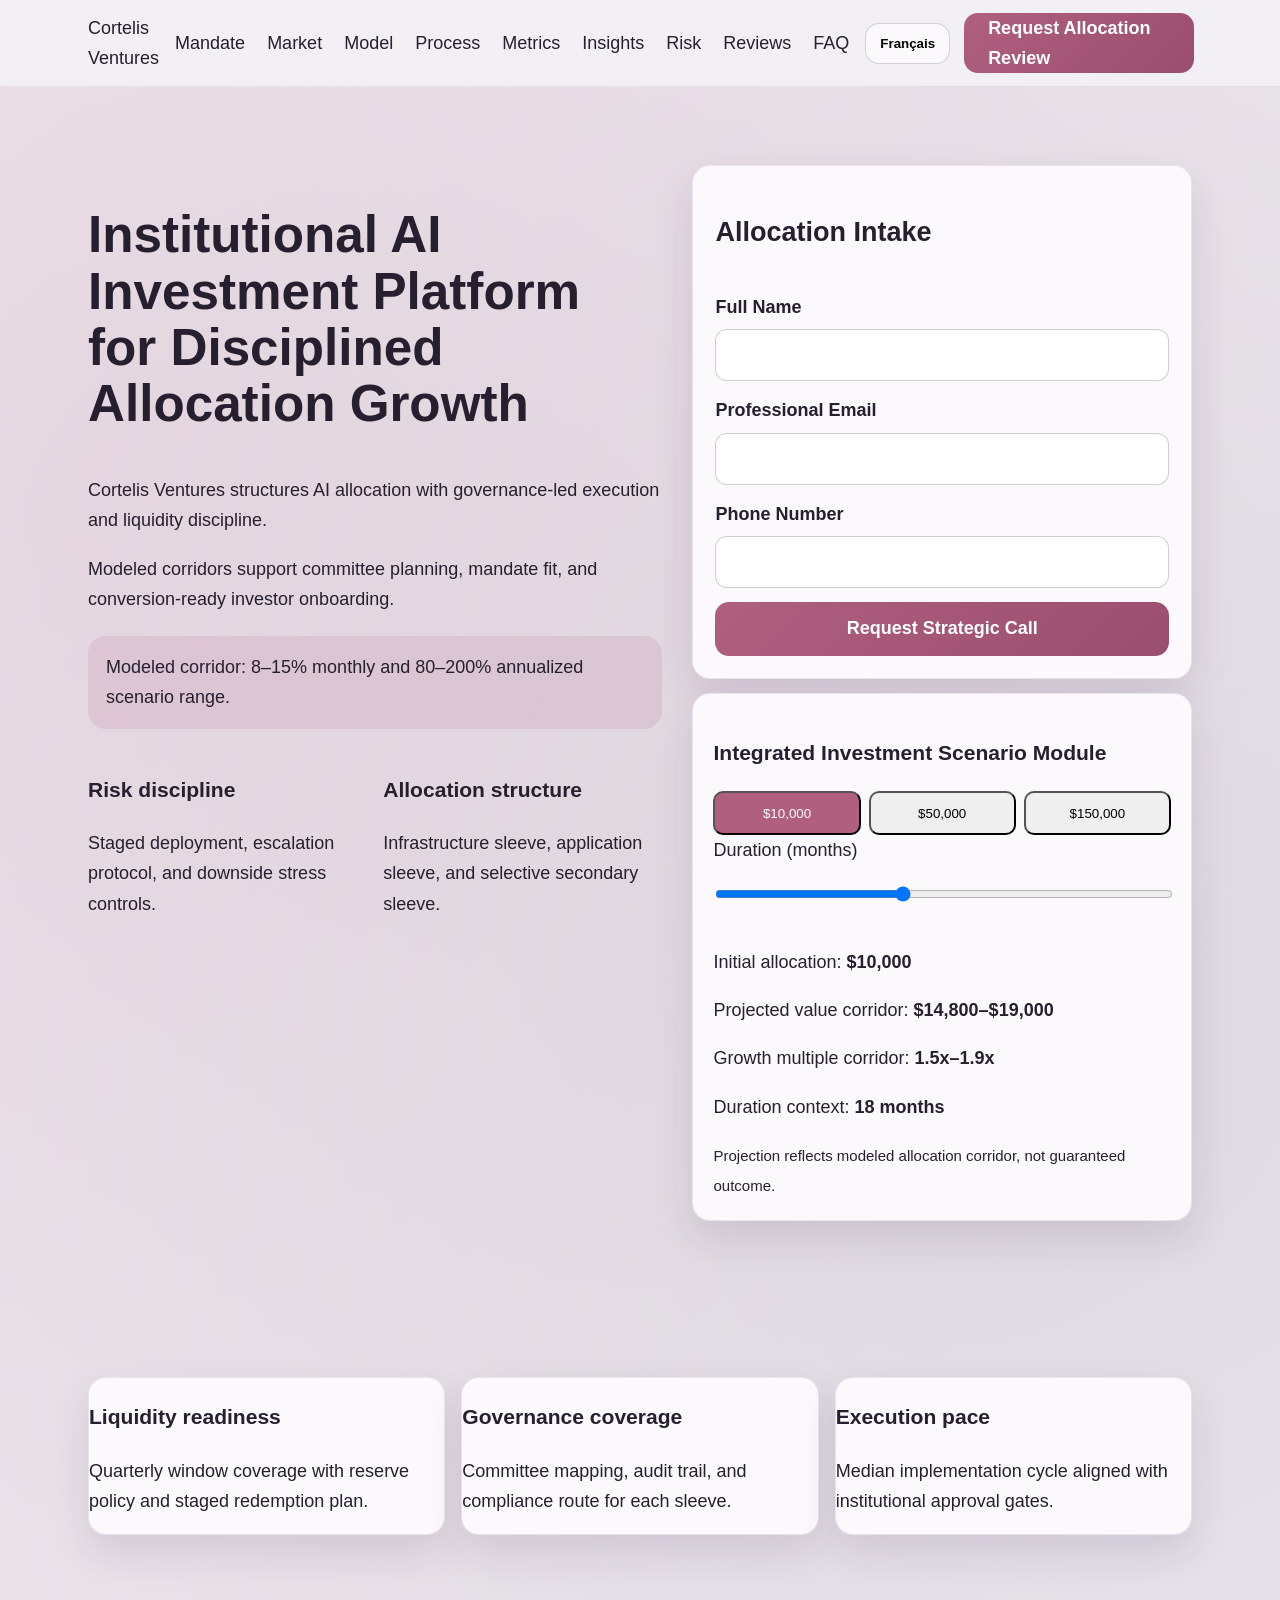
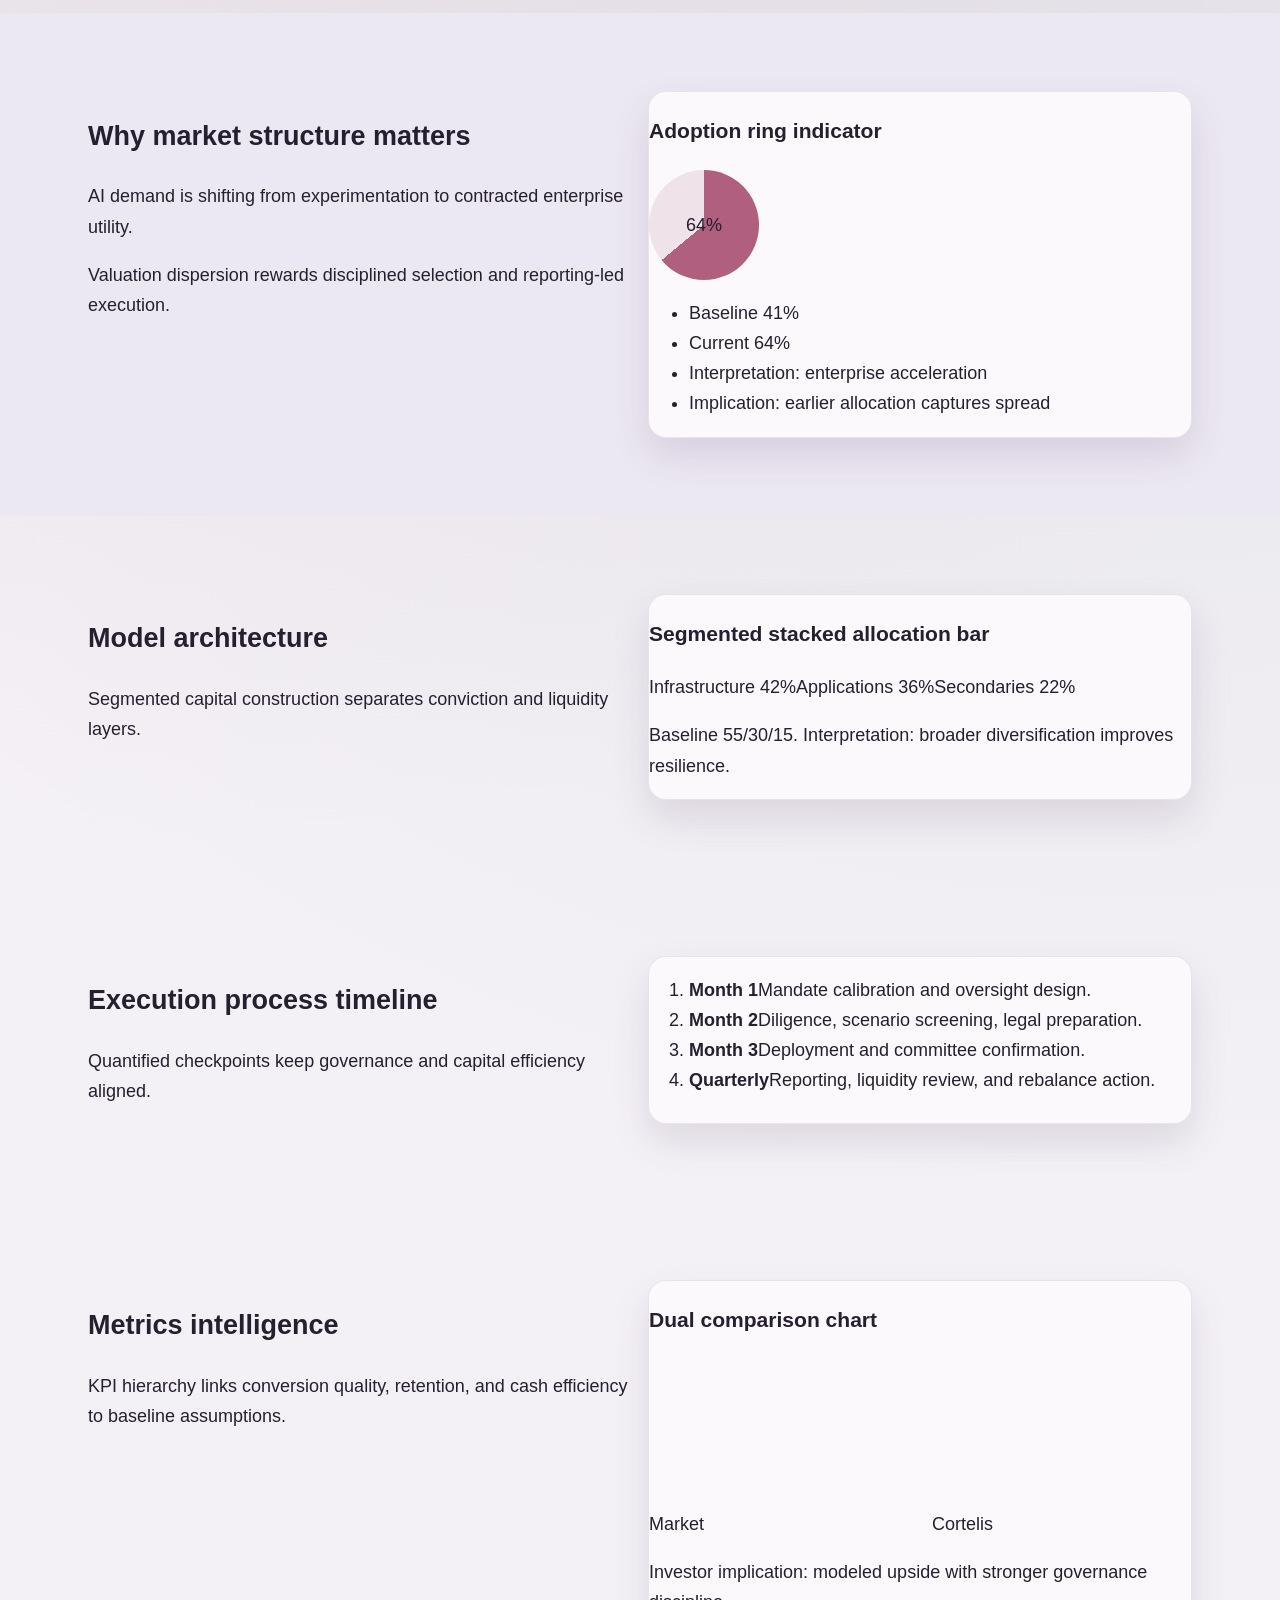
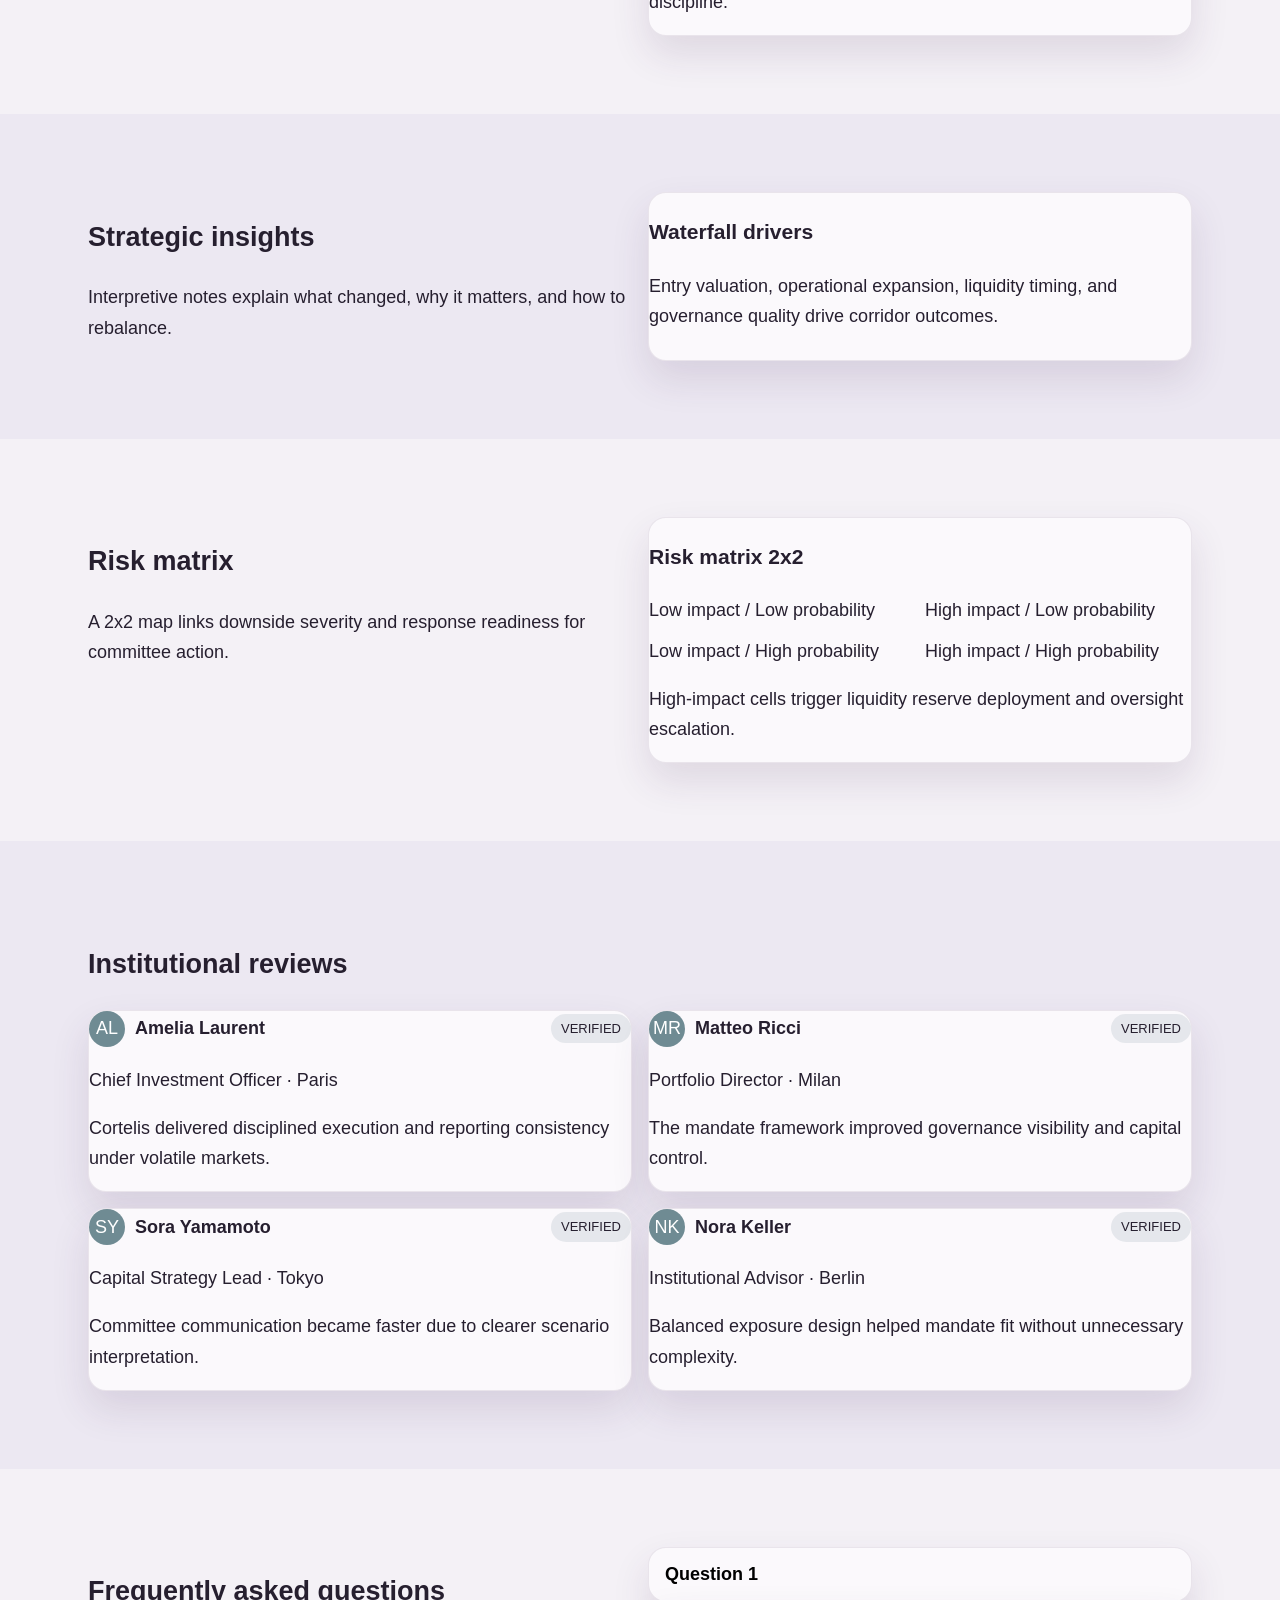
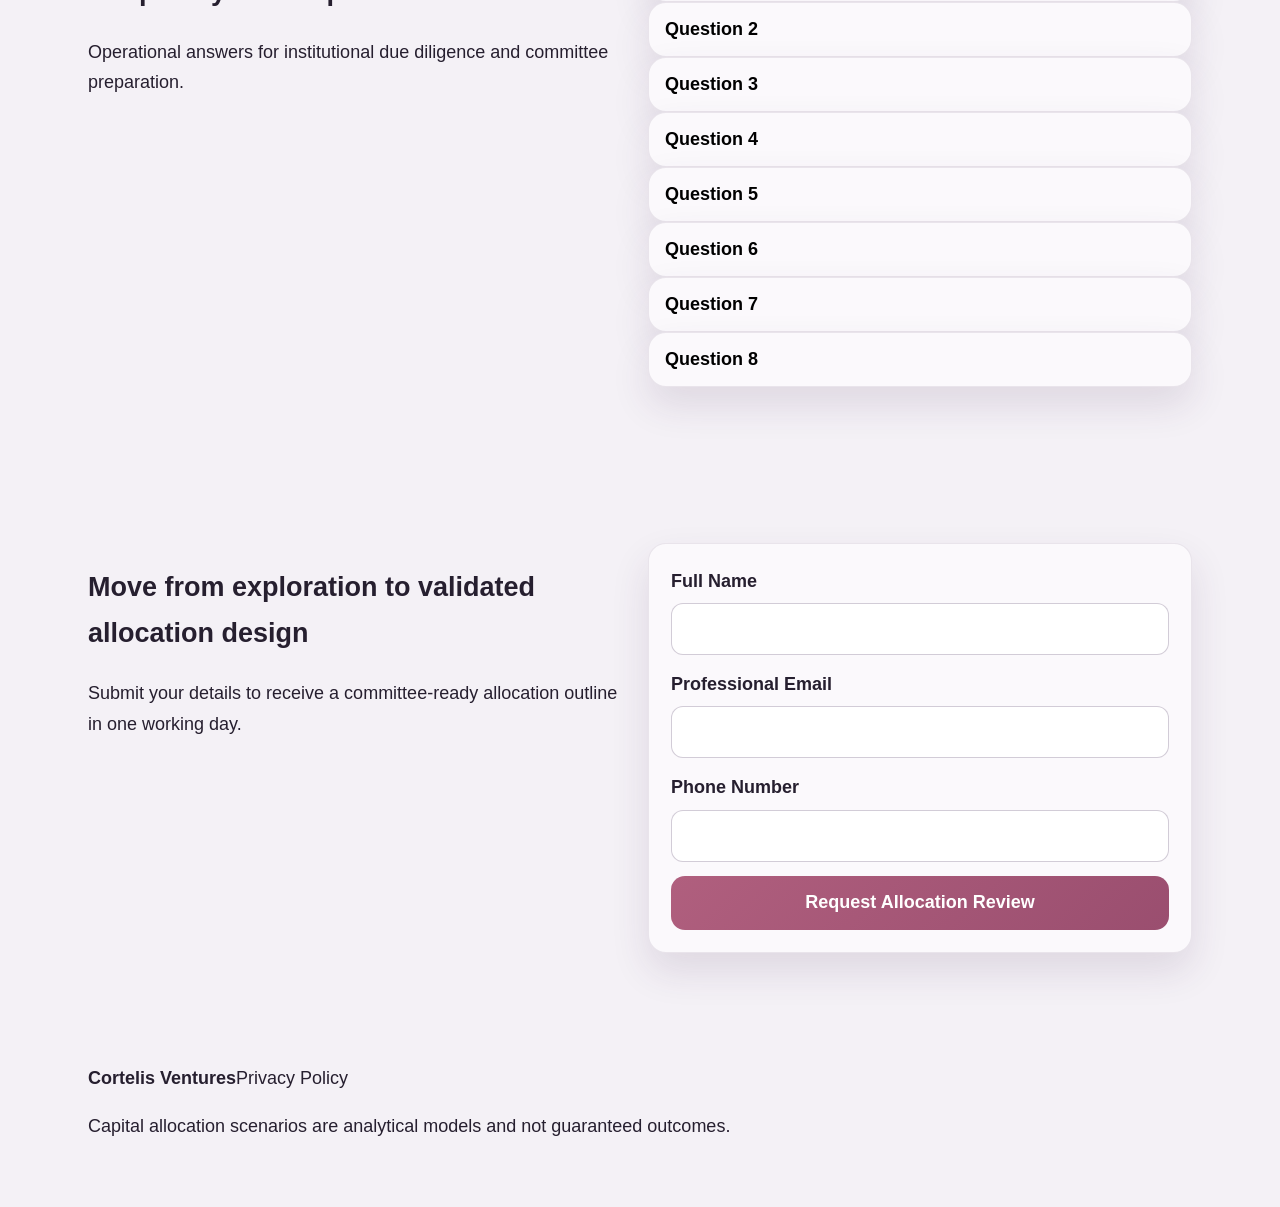
<file: fr/index.html>
<!doctype html>
<html lang="fr">
<head>
  <meta charset="utf-8">
  <meta name="viewport" content="width=device-width,initial-scale=1">
  <title>Cortelis Ventures | Français</title>
  <meta name="description" content="Cortelis Ventures institutional AI allocation platform.">
  <link rel="canonical" href="https://cortelisventures.com/fr/index.html">
  <link rel="alternate" hreflang="en" href="https://cortelisventures.com/index.html">
  <link rel="alternate" hreflang="de" href="https://cortelisventures.com/de/index.html">
  <link rel="alternate" hreflang="fr" href="https://cortelisventures.com/fr/index.html">
  <link rel="alternate" hreflang="es" href="https://cortelisventures.com/es/index.html">
  <link rel="alternate" hreflang="it" href="https://cortelisventures.com/it/index.html">
  <link rel="alternate" hreflang="tr" href="https://cortelisventures.com/tr/index.html">
  <link rel="alternate" hreflang="pt" href="https://cortelisventures.com/pt/index.html">
  <link rel="alternate" hreflang="ja" href="https://cortelisventures.com/jp/index.html">
  <link rel="alternate" hreflang="sk" href="https://cortelisventures.com/sk/index.html">
  <link rel="alternate" hreflang="nl-BE" href="https://cortelisventures.com/be/index.html">
  <meta property="og:title" content="Cortelis Ventures">
  <meta property="og:description" content="Institutional AI investment narrative platform">
  <meta property="og:type" content="website">
  <meta name="twitter:card" content="summary_large_image">
  <link rel="stylesheet" href="../assets/style.css">
</head>
<body>
  <header class="site-header">
    <div class="container header-row">
      <a class="brand" href="../index.html">Cortelis Ventures</a>
      <nav class="main-nav" aria-label="Primary navigation">
        <a href="#mandate">Mandate</a>
        <a href="#market">Market</a>
        <a href="#model">Model</a>
        <a href="#process">Process</a>
        <a href="#metrics">Metrics</a>
        <a href="#insights">Insights</a>
        <a href="#risk">Risk</a>
        <a href="#reviews">Reviews</a>
        <a href="#faq">FAQ</a>
      </nav>
      <div class="header-actions">
        <div class="lang-dropdown">
          <button class="lang-trigger" aria-expanded="false">Français</button>
          <div class="lang-menu">
                  <a href="../index.html" class="lang-item"><svg viewBox="0 0 24 16" aria-hidden="true"><rect width="24" height="16" fill="#ddd"/></svg><span>English</span></a>
                  <a href="../de/index.html" class="lang-item"><svg viewBox="0 0 24 16" aria-hidden="true"><rect width="24" height="16" fill="#ddd"/></svg><span>Deutsch</span></a>
                  <a href="../fr/index.html" class="lang-item"><svg viewBox="0 0 24 16" aria-hidden="true"><rect width="24" height="16" fill="#ddd"/></svg><span>Français</span></a>
                  <a href="../es/index.html" class="lang-item"><svg viewBox="0 0 24 16" aria-hidden="true"><rect width="24" height="16" fill="#ddd"/></svg><span>Español</span></a>
                  <a href="../it/index.html" class="lang-item"><svg viewBox="0 0 24 16" aria-hidden="true"><rect width="24" height="16" fill="#ddd"/></svg><span>Italiano</span></a>
                  <a href="../tr/index.html" class="lang-item"><svg viewBox="0 0 24 16" aria-hidden="true"><rect width="24" height="16" fill="#ddd"/></svg><span>Türkçe</span></a>
                  <a href="../pt/index.html" class="lang-item"><svg viewBox="0 0 24 16" aria-hidden="true"><rect width="24" height="16" fill="#ddd"/></svg><span>Português</span></a>
                  <a href="../jp/index.html" class="lang-item"><svg viewBox="0 0 24 16" aria-hidden="true"><rect width="24" height="16" fill="#ddd"/></svg><span>日本語</span></a>
                  <a href="../sk/index.html" class="lang-item"><svg viewBox="0 0 24 16" aria-hidden="true"><rect width="24" height="16" fill="#ddd"/></svg><span>Slovenčina</span></a>
                  <a href="../be/index.html" class="lang-item"><svg viewBox="0 0 24 16" aria-hidden="true"><rect width="24" height="16" fill="#ddd"/></svg><span>Belgium</span></a>
          </div>
        </div>
        <a class="btn btn-primary" href="#final-form">Request Allocation Review</a>
        <button class="burger" aria-label="Open menu"><span></span><span></span><span></span></button>
      </div>
    </div>
  </header>

  <div class="mobile-drawer" aria-hidden="true">
    <div class="drawer-panel">
      <button class="drawer-close" aria-label="Close menu">×</button>
      <nav class="drawer-nav">
              <a href="../index.html">English</a>
              <a href="../de/index.html">Deutsch</a>
              <a href="../fr/index.html">Français</a>
              <a href="../es/index.html">Español</a>
              <a href="../it/index.html">Italiano</a>
              <a href="../tr/index.html">Türkçe</a>
              <a href="../pt/index.html">Português</a>
              <a href="../jp/index.html">日本語</a>
              <a href="../sk/index.html">Slovenčina</a>
              <a href="../be/index.html">Belgium</a>
        <a href="#mandate">Mandate</a>
        <a href="#market">Market</a>
        <a href="#model">Model</a>
        <a href="#process">Process</a>
        <a href="#metrics">Metrics</a>
        <a href="#insights">Insights</a>
        <a href="#risk">Risk</a>
        <a href="#reviews">Reviews</a>
        <a href="#faq">FAQ</a>
      </nav>
      <a class="btn btn-primary" href="#final-form">Request Allocation Review</a>
    </div>
  </div>

  <main>
    <section class="hero section">
      <div class="container hero-grid">
        <div>
          <h1>Institutional AI Investment Platform for Disciplined Allocation Growth</h1>
          <p>Cortelis Ventures structures AI allocation with governance-led execution and liquidity discipline.</p>
          <p>Modeled corridors support committee planning, mandate fit, and conversion-ready investor onboarding.</p>
          <div class="highlight">Modeled corridor: 8–15% monthly and 80–200% annualized scenario range.</div>
          <div class="cards-two">
            <article><h3>Risk discipline</h3><p>Staged deployment, escalation protocol, and downside stress controls.</p></article>
            <article><h3>Allocation structure</h3><p>Infrastructure sleeve, application sleeve, and selective secondary sleeve.</p></article>
          </div>
        </div>
        <div>
          <form class="lead-form" aria-label="Hero form">
            <h2>Allocation Intake</h2>
            <label>Full Name<input type="text" required></label>
            <label>Professional Email<input type="email" required></label>
            <label>Phone Number<input type="tel" required></label>
            <button type="submit" class="btn btn-primary">Request Strategic Call</button>
          </form>
          <div class="calc-card" data-calculator>
            <h3>Integrated Investment Scenario Module</h3>
            <div class="segmented">
              <button class="seg active" data-amount="10000">$10,000</button>
              <button class="seg" data-amount="50000">$50,000</button>
              <button class="seg" data-amount="150000">$150,000</button>
            </div>
            <label>Duration (months)<input type="range" min="6" max="36" value="18" data-duration></label>
            <div class="result">
              <p>Initial allocation: <strong data-initial>$10,000</strong></p>
              <p>Projected value corridor: <strong data-range>$18,000–$35,000</strong></p>
              <p>Growth multiple corridor: <strong data-multiple>1.8x–3.5x</strong></p>
              <p>Duration context: <strong data-context>18 months</strong></p>
              <div class="mini-bars"><span style="height:32%"></span><span style="height:68%"></span></div>
              <small>Projection reflects modeled allocation corridor, not guaranteed outcome.</small>
            </div>
          </div>
        </div>
      </div>
    </section>

    <section class="kpi-strip section reveal" id="mandate"><div class="container split-3"><article class="kpi-card"><h3>Liquidity readiness</h3><p>Quarterly window coverage with reserve policy and staged redemption plan.</p></article><article class="kpi-card"><h3>Governance coverage</h3><p>Committee mapping, audit trail, and compliance route for each sleeve.</p></article><article class="kpi-card"><h3>Execution pace</h3><p>Median implementation cycle aligned with institutional approval gates.</p></article></div></section>
    <section class="section alt reveal" id="market"><div class="container two-col"><div><h2>Why market structure matters</h2><p>AI demand is shifting from experimentation to contracted enterprise utility.</p><p>Valuation dispersion rewards disciplined selection and reporting-led execution.</p></div><div class="visual ring-panel"><h3>Adoption ring indicator</h3><div class="ring-wrap"><div class="ring"><span>64%</span></div><ul><li>Baseline 41%</li><li>Current 64%</li><li>Interpretation: enterprise acceleration</li><li>Implication: earlier allocation captures spread</li></ul></div></div></div></section>
    <section class="section reveal" id="model"><div class="container two-col reverse"><div><h2>Model architecture</h2><p>Segmented capital construction separates conviction and liquidity layers.</p></div><div class="visual stacked-bar"><h3>Segmented stacked allocation bar</h3><div class="stack"><span style="width:42%">Infrastructure 42%</span><span style="width:36%">Applications 36%</span><span style="width:22%">Secondaries 22%</span></div><p>Baseline 55/30/15. Interpretation: broader diversification improves resilience.</p></div></div></section>
    <section class="section dark reveal" id="process"><div class="container two-col"><div><h2>Execution process timeline</h2><p>Quantified checkpoints keep governance and capital efficiency aligned.</p></div><div class="visual timeline"><ol><li><strong>Month 1</strong><span>Mandate calibration and oversight design.</span></li><li><strong>Month 2</strong><span>Diligence, scenario screening, legal preparation.</span></li><li><strong>Month 3</strong><span>Deployment and committee confirmation.</span></li><li><strong>Quarterly</strong><span>Reporting, liquidity review, and rebalance action.</span></li></ol></div></div></section>
    <section class="section reveal" id="metrics"><div class="container two-col"><div><h2>Metrics intelligence</h2><p>KPI hierarchy links conversion quality, retention, and cash efficiency to baseline assumptions.</p></div><div class="visual dual-chart"><h3>Dual comparison chart</h3><div class="chart"><div class="bars"><div><span>Market</span><em style="height:45%"></em></div><div><span>Cortelis</span><em style="height:74%"></em></div></div></div><p>Investor implication: modeled upside with stronger governance discipline.</p></div></div></section>
    <section class="section alt reveal" id="insights"><div class="container two-col reverse"><div><h2>Strategic insights</h2><p>Interpretive notes explain what changed, why it matters, and how to rebalance.</p></div><div class="visual"><h3>Waterfall drivers</h3><p>Entry valuation, operational expansion, liquidity timing, and governance quality drive corridor outcomes.</p></div></div></section>
    <section class="section reveal" id="risk"><div class="container two-col"><div><h2>Risk matrix</h2><p>A 2x2 map links downside severity and response readiness for committee action.</p></div><div class="visual matrix"><h3>Risk matrix 2x2</h3><div class="grid"><span>Low impact / Low probability</span><span>High impact / Low probability</span><span>Low impact / High probability</span><span>High impact / High probability</span></div><p>High-impact cells trigger liquidity reserve deployment and oversight escalation.</p></div></div></section>
    <section class="section alt reveal" id="reviews"><div class="container"><h2>Institutional reviews</h2><div class="reviews-grid"><article class="review-card"><div class="review-head"><span class="avatar">AL</span><strong>Amelia Laurent</strong><span class="badge">VERIFIED</span></div><p class="role">Chief Investment Officer · Paris</p><p>Cortelis delivered disciplined execution and reporting consistency under volatile markets.</p></article><article class="review-card"><div class="review-head"><span class="avatar">MR</span><strong>Matteo Ricci</strong><span class="badge">VERIFIED</span></div><p class="role">Portfolio Director · Milan</p><p>The mandate framework improved governance visibility and capital control.</p></article><article class="review-card"><div class="review-head"><span class="avatar">SY</span><strong>Sora Yamamoto</strong><span class="badge">VERIFIED</span></div><p class="role">Capital Strategy Lead · Tokyo</p><p>Committee communication became faster due to clearer scenario interpretation.</p></article><article class="review-card"><div class="review-head"><span class="avatar">NK</span><strong>Nora Keller</strong><span class="badge">VERIFIED</span></div><p class="role">Institutional Advisor · Berlin</p><p>Balanced exposure design helped mandate fit without unnecessary complexity.</p></article></div></div></section>
    <section class="section reveal" id="faq"><div class="container two-col"><div><h2>Frequently asked questions</h2><p>Operational answers for institutional due diligence and committee preparation.</p></div><div class="faq-list"><article class="faq-item"><button class="faq-q" aria-expanded="false">Question 1</button><div class="faq-a"><p>Structured answer on governance, liquidity, compliance, execution cadence, and reporting relevance.</p></div></article><article class="faq-item"><button class="faq-q" aria-expanded="false">Question 2</button><div class="faq-a"><p>Structured answer on governance, liquidity, compliance, execution cadence, and reporting relevance.</p></div></article><article class="faq-item"><button class="faq-q" aria-expanded="false">Question 3</button><div class="faq-a"><p>Structured answer on governance, liquidity, compliance, execution cadence, and reporting relevance.</p></div></article><article class="faq-item"><button class="faq-q" aria-expanded="false">Question 4</button><div class="faq-a"><p>Structured answer on governance, liquidity, compliance, execution cadence, and reporting relevance.</p></div></article><article class="faq-item"><button class="faq-q" aria-expanded="false">Question 5</button><div class="faq-a"><p>Structured answer on governance, liquidity, compliance, execution cadence, and reporting relevance.</p></div></article><article class="faq-item"><button class="faq-q" aria-expanded="false">Question 6</button><div class="faq-a"><p>Structured answer on governance, liquidity, compliance, execution cadence, and reporting relevance.</p></div></article><article class="faq-item"><button class="faq-q" aria-expanded="false">Question 7</button><div class="faq-a"><p>Structured answer on governance, liquidity, compliance, execution cadence, and reporting relevance.</p></div></article><article class="faq-item"><button class="faq-q" aria-expanded="false">Question 8</button><div class="faq-a"><p>Structured answer on governance, liquidity, compliance, execution cadence, and reporting relevance.</p></div></article></div></div></section>
    <section class="section final-cta reveal" id="final-form"><div class="container two-col"><div><h2>Move from exploration to validated allocation design</h2><p>Submit your details to receive a committee-ready allocation outline in one working day.</p></div><form class="lead-form" aria-label="Final form"><label>Full Name<input type="text" required></label><label>Professional Email<input type="email" required></label><label>Phone Number<input type="tel" required></label><button type="submit" class="btn btn-primary">Request Allocation Review</button></form></div></section>
  </main>

  <footer class="site-footer"><div class="container footer-row"><strong>Cortelis Ventures</strong><a href="#" data-open-privacy>Privacy Policy</a><p>Capital allocation scenarios are analytical models and not guaranteed outcomes.</p></div></footer>
  <div class="privacy-modal" aria-hidden="true"><div class="privacy-panel" role="dialog" aria-modal="true" aria-label="Privacy Policy"><button class="privacy-x" aria-label="Close">×</button><h2>Privacy Policy</h2><div class="privacy-content"><h3>Introduction</h3><p>We process contact details for mandate communication.</p><h3>Data collection</h3><p>We collect name, professional email, and phone number.</p><h3>Legal basis</h3><p>Processing supports pre-contractual communication and legitimate interest.</p><h3>Cookies</h3><p>Essential cookies support secure operation.</p><h3>Retention</h3><p>Data is retained for legal and operational periods.</p><h3>Third-party sharing</h3><p>Limited sharing with regulated service providers.</p><h3>Security</h3><p>Encryption, access controls, and audit logs are applied.</p><h3>User rights</h3><p>Access, correction, deletion, and portability can be requested.</p><h3>International transfers</h3><p>Transfers follow contractual safeguards.</p><h3>Industry risk disclosure</h3><p>Market volatility may lead to capital loss.</p><h3>Contact</h3><p>privacy@cortelisventures.com</p></div><div class="privacy-footer"><button class="btn btn-secondary" data-close-privacy>Close</button></div></div></div>
  <script type="application/ld+json">{"@context":"https://schema.org","@type":"Organization","name":"Cortelis Ventures"}</script>
  <script defer src="../assets/app.js"></script>
</body>
</html>
</file>
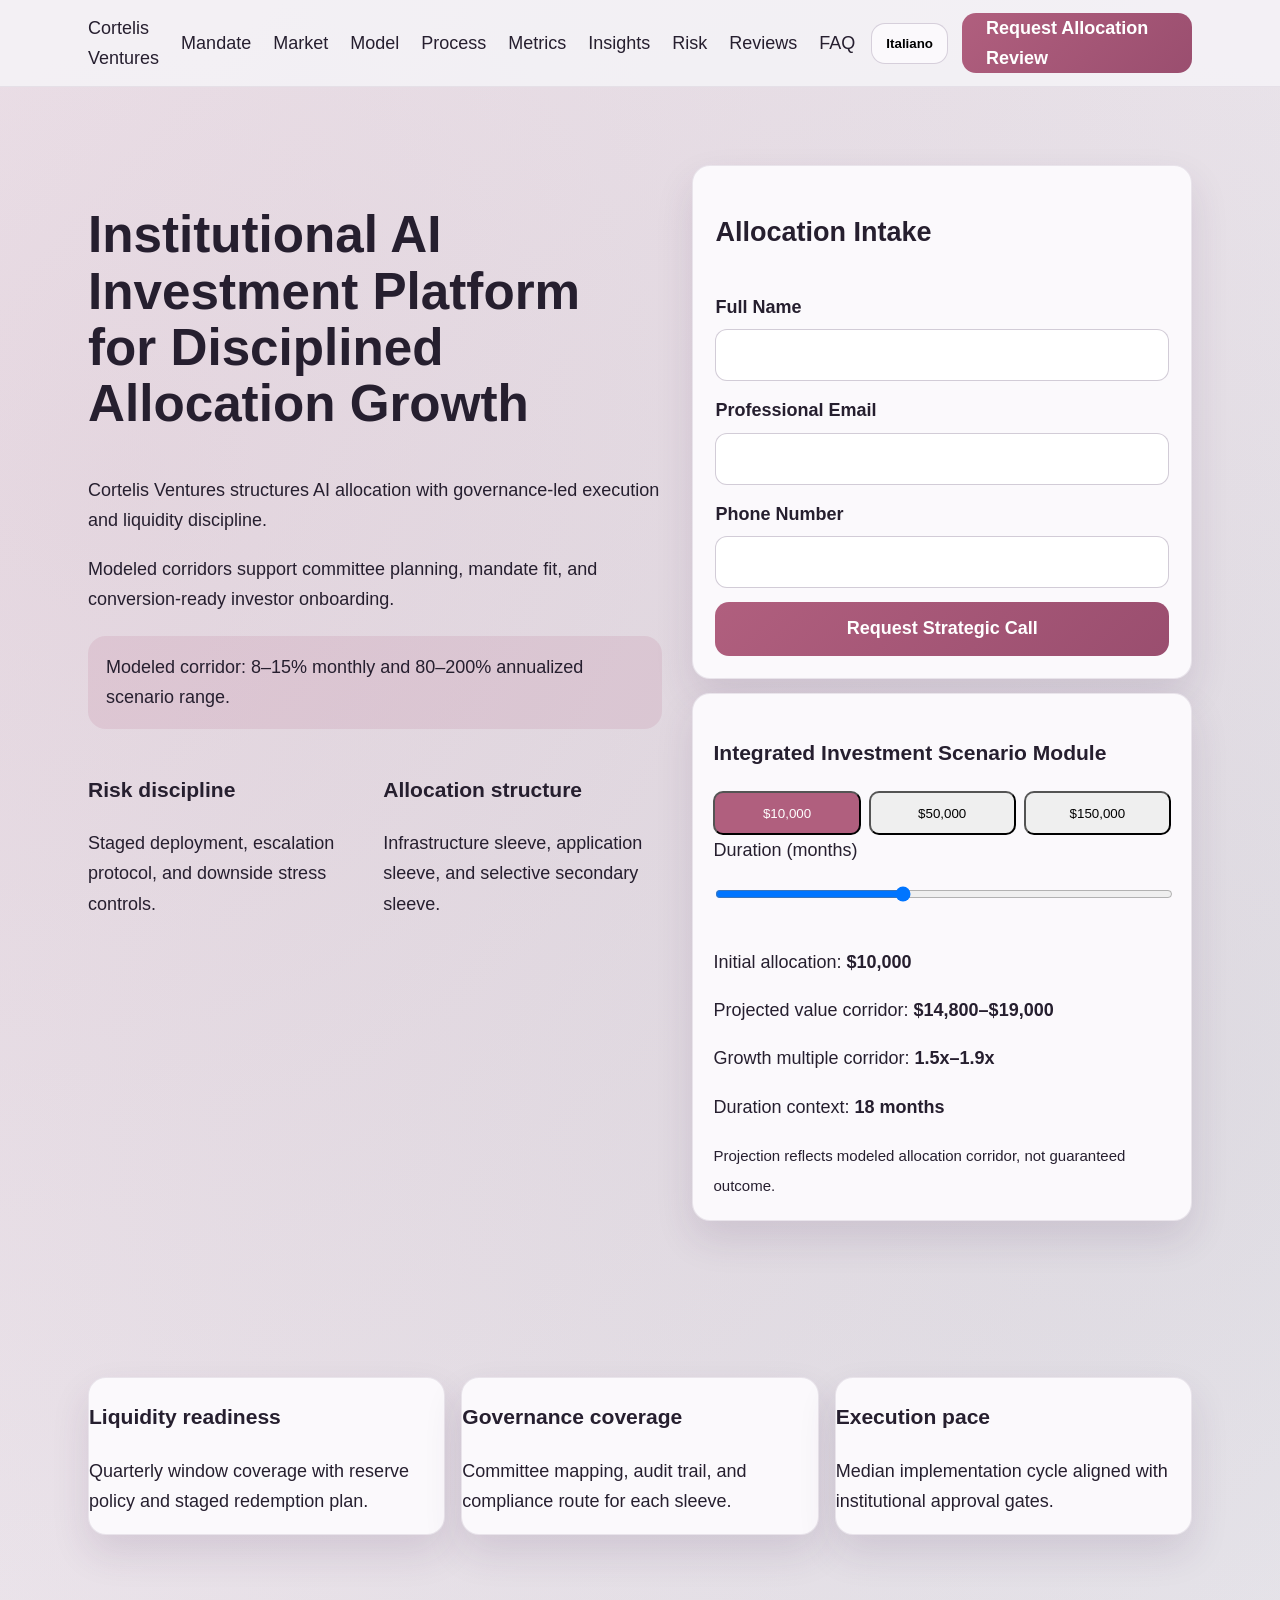
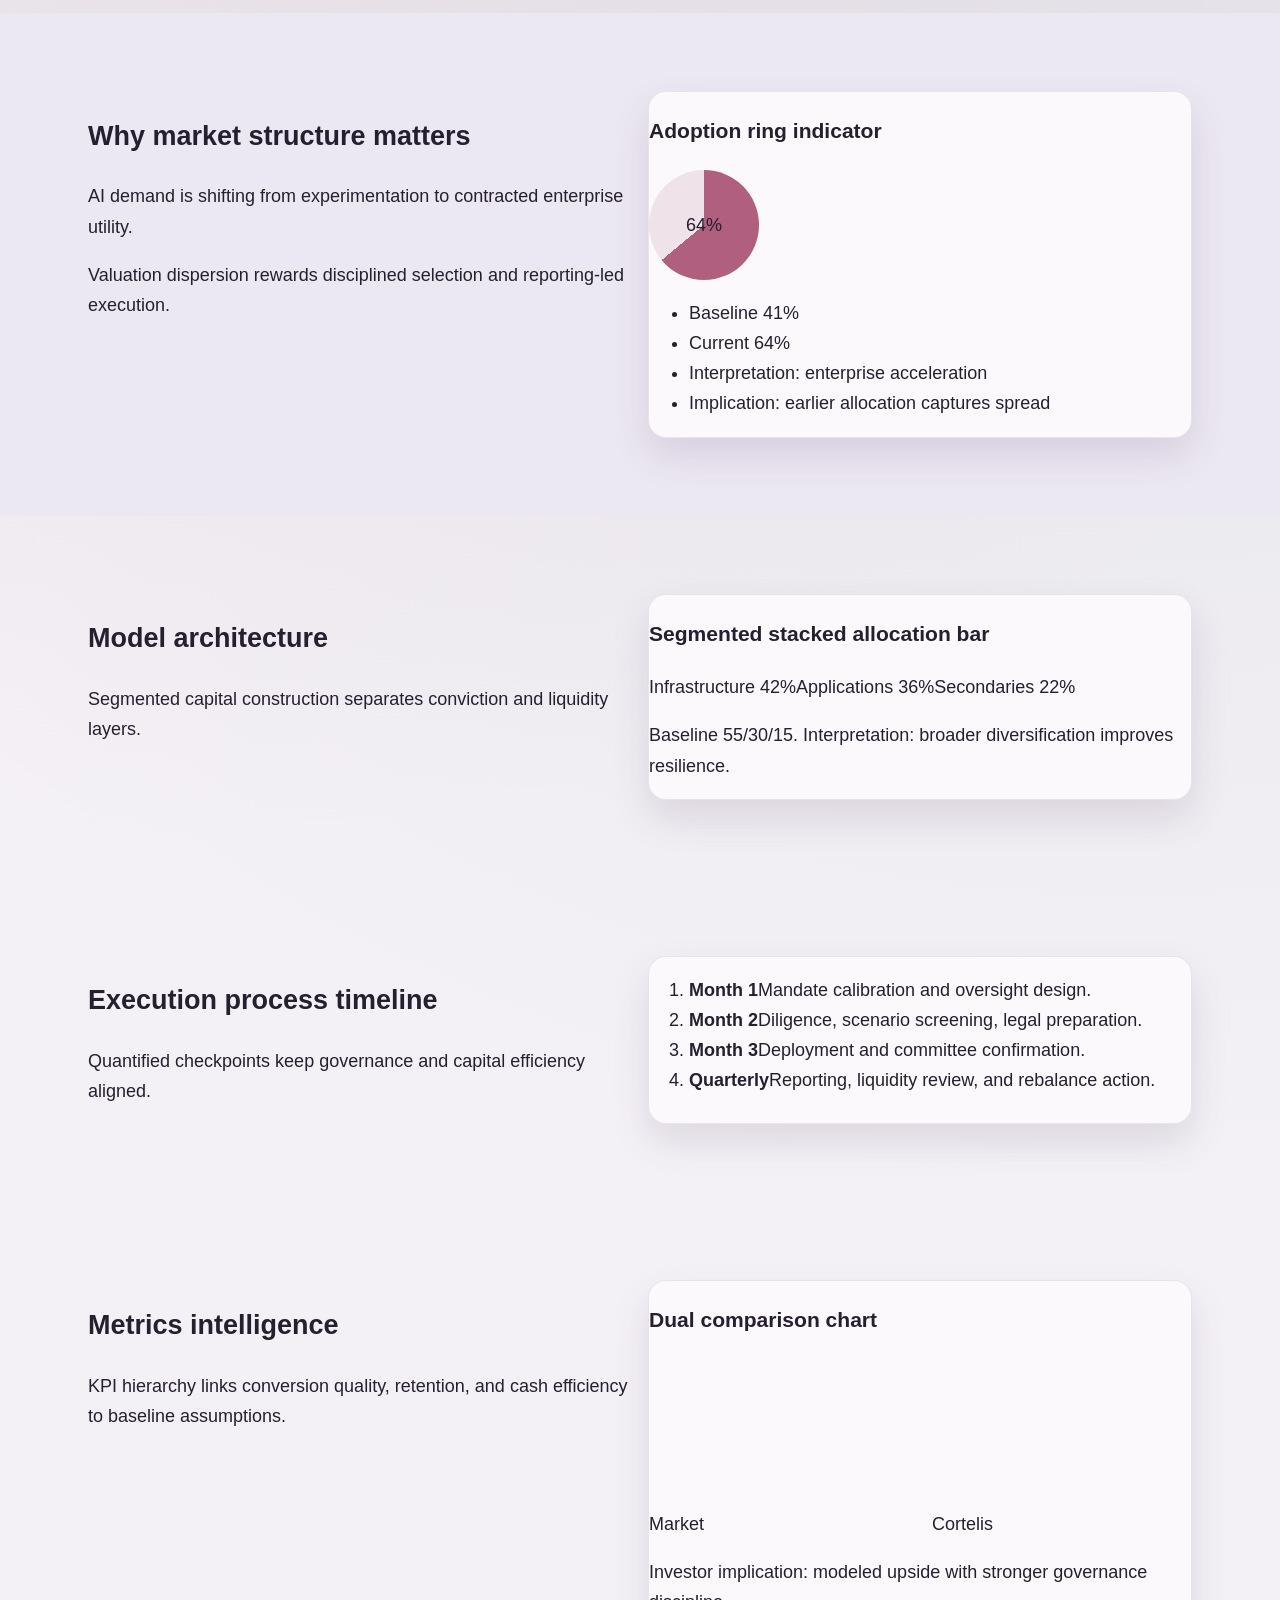
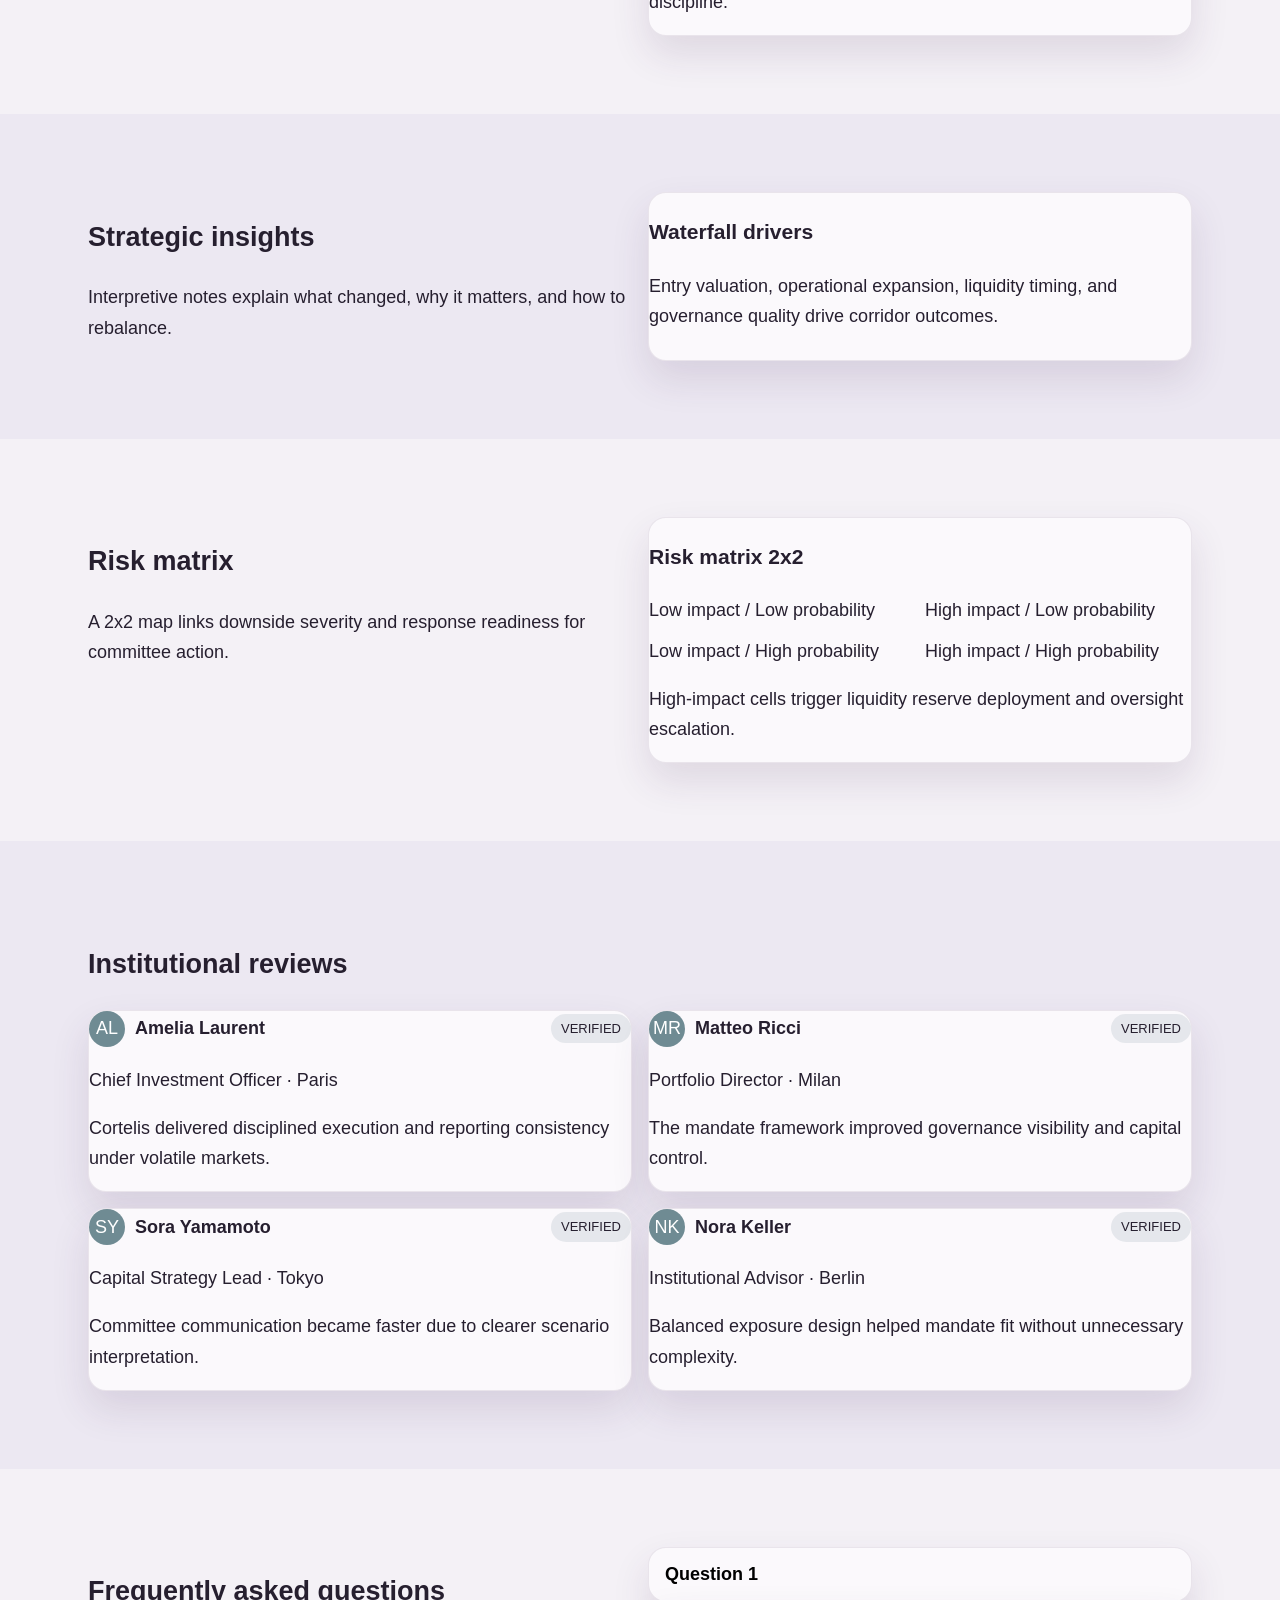
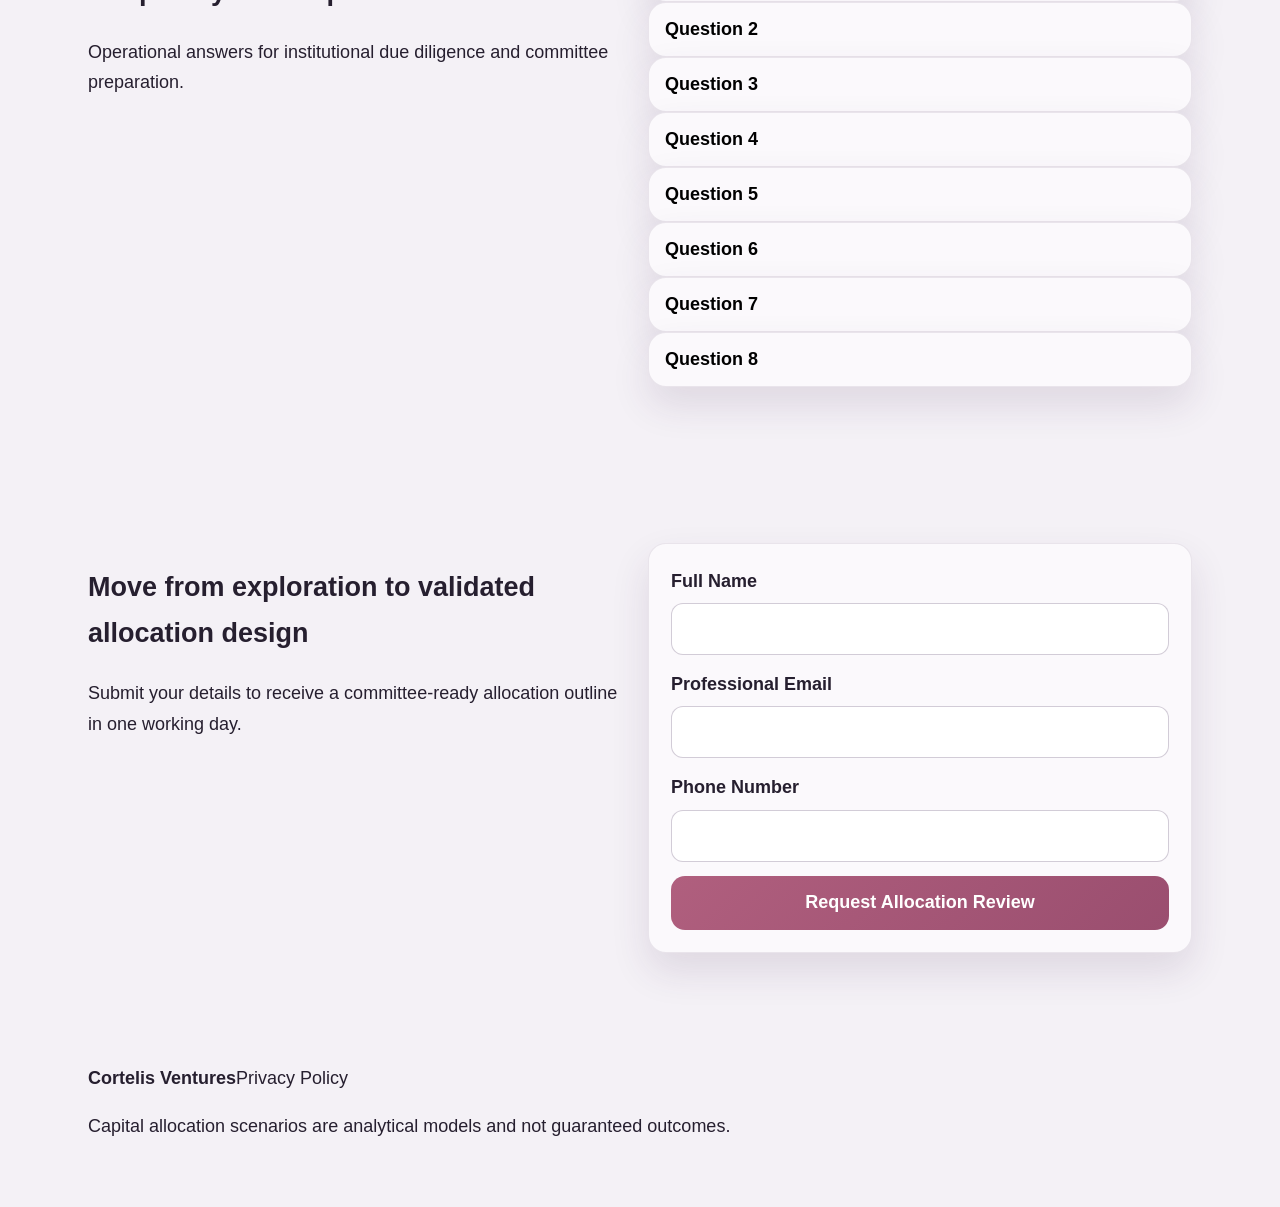
<file: it/index.html>
<!doctype html>
<html lang="it">
<head>
  <meta charset="utf-8">
  <meta name="viewport" content="width=device-width,initial-scale=1">
  <title>Cortelis Ventures | Italiano</title>
  <meta name="description" content="Cortelis Ventures institutional AI allocation platform.">
  <link rel="canonical" href="https://cortelisventures.com/it/index.html">
  <link rel="alternate" hreflang="en" href="https://cortelisventures.com/index.html">
  <link rel="alternate" hreflang="de" href="https://cortelisventures.com/de/index.html">
  <link rel="alternate" hreflang="fr" href="https://cortelisventures.com/fr/index.html">
  <link rel="alternate" hreflang="es" href="https://cortelisventures.com/es/index.html">
  <link rel="alternate" hreflang="it" href="https://cortelisventures.com/it/index.html">
  <link rel="alternate" hreflang="tr" href="https://cortelisventures.com/tr/index.html">
  <link rel="alternate" hreflang="pt" href="https://cortelisventures.com/pt/index.html">
  <link rel="alternate" hreflang="ja" href="https://cortelisventures.com/jp/index.html">
  <link rel="alternate" hreflang="sk" href="https://cortelisventures.com/sk/index.html">
  <link rel="alternate" hreflang="nl-BE" href="https://cortelisventures.com/be/index.html">
  <meta property="og:title" content="Cortelis Ventures">
  <meta property="og:description" content="Institutional AI investment narrative platform">
  <meta property="og:type" content="website">
  <meta name="twitter:card" content="summary_large_image">
  <link rel="stylesheet" href="../assets/style.css">
</head>
<body>
  <header class="site-header">
    <div class="container header-row">
      <a class="brand" href="../index.html">Cortelis Ventures</a>
      <nav class="main-nav" aria-label="Primary navigation">
        <a href="#mandate">Mandate</a>
        <a href="#market">Market</a>
        <a href="#model">Model</a>
        <a href="#process">Process</a>
        <a href="#metrics">Metrics</a>
        <a href="#insights">Insights</a>
        <a href="#risk">Risk</a>
        <a href="#reviews">Reviews</a>
        <a href="#faq">FAQ</a>
      </nav>
      <div class="header-actions">
        <div class="lang-dropdown">
          <button class="lang-trigger" aria-expanded="false">Italiano</button>
          <div class="lang-menu">
                  <a href="../index.html" class="lang-item"><svg viewBox="0 0 24 16" aria-hidden="true"><rect width="24" height="16" fill="#ddd"/></svg><span>English</span></a>
                  <a href="../de/index.html" class="lang-item"><svg viewBox="0 0 24 16" aria-hidden="true"><rect width="24" height="16" fill="#ddd"/></svg><span>Deutsch</span></a>
                  <a href="../fr/index.html" class="lang-item"><svg viewBox="0 0 24 16" aria-hidden="true"><rect width="24" height="16" fill="#ddd"/></svg><span>Français</span></a>
                  <a href="../es/index.html" class="lang-item"><svg viewBox="0 0 24 16" aria-hidden="true"><rect width="24" height="16" fill="#ddd"/></svg><span>Español</span></a>
                  <a href="../it/index.html" class="lang-item"><svg viewBox="0 0 24 16" aria-hidden="true"><rect width="24" height="16" fill="#ddd"/></svg><span>Italiano</span></a>
                  <a href="../tr/index.html" class="lang-item"><svg viewBox="0 0 24 16" aria-hidden="true"><rect width="24" height="16" fill="#ddd"/></svg><span>Türkçe</span></a>
                  <a href="../pt/index.html" class="lang-item"><svg viewBox="0 0 24 16" aria-hidden="true"><rect width="24" height="16" fill="#ddd"/></svg><span>Português</span></a>
                  <a href="../jp/index.html" class="lang-item"><svg viewBox="0 0 24 16" aria-hidden="true"><rect width="24" height="16" fill="#ddd"/></svg><span>日本語</span></a>
                  <a href="../sk/index.html" class="lang-item"><svg viewBox="0 0 24 16" aria-hidden="true"><rect width="24" height="16" fill="#ddd"/></svg><span>Slovenčina</span></a>
                  <a href="../be/index.html" class="lang-item"><svg viewBox="0 0 24 16" aria-hidden="true"><rect width="24" height="16" fill="#ddd"/></svg><span>Belgium</span></a>
          </div>
        </div>
        <a class="btn btn-primary" href="#final-form">Request Allocation Review</a>
        <button class="burger" aria-label="Open menu"><span></span><span></span><span></span></button>
      </div>
    </div>
  </header>

  <div class="mobile-drawer" aria-hidden="true">
    <div class="drawer-panel">
      <button class="drawer-close" aria-label="Close menu">×</button>
      <nav class="drawer-nav">
              <a href="../index.html">English</a>
              <a href="../de/index.html">Deutsch</a>
              <a href="../fr/index.html">Français</a>
              <a href="../es/index.html">Español</a>
              <a href="../it/index.html">Italiano</a>
              <a href="../tr/index.html">Türkçe</a>
              <a href="../pt/index.html">Português</a>
              <a href="../jp/index.html">日本語</a>
              <a href="../sk/index.html">Slovenčina</a>
              <a href="../be/index.html">Belgium</a>
        <a href="#mandate">Mandate</a>
        <a href="#market">Market</a>
        <a href="#model">Model</a>
        <a href="#process">Process</a>
        <a href="#metrics">Metrics</a>
        <a href="#insights">Insights</a>
        <a href="#risk">Risk</a>
        <a href="#reviews">Reviews</a>
        <a href="#faq">FAQ</a>
      </nav>
      <a class="btn btn-primary" href="#final-form">Request Allocation Review</a>
    </div>
  </div>

  <main>
    <section class="hero section">
      <div class="container hero-grid">
        <div>
          <h1>Institutional AI Investment Platform for Disciplined Allocation Growth</h1>
          <p>Cortelis Ventures structures AI allocation with governance-led execution and liquidity discipline.</p>
          <p>Modeled corridors support committee planning, mandate fit, and conversion-ready investor onboarding.</p>
          <div class="highlight">Modeled corridor: 8–15% monthly and 80–200% annualized scenario range.</div>
          <div class="cards-two">
            <article><h3>Risk discipline</h3><p>Staged deployment, escalation protocol, and downside stress controls.</p></article>
            <article><h3>Allocation structure</h3><p>Infrastructure sleeve, application sleeve, and selective secondary sleeve.</p></article>
          </div>
        </div>
        <div>
          <form class="lead-form" aria-label="Hero form">
            <h2>Allocation Intake</h2>
            <label>Full Name<input type="text" required></label>
            <label>Professional Email<input type="email" required></label>
            <label>Phone Number<input type="tel" required></label>
            <button type="submit" class="btn btn-primary">Request Strategic Call</button>
          </form>
          <div class="calc-card" data-calculator>
            <h3>Integrated Investment Scenario Module</h3>
            <div class="segmented">
              <button class="seg active" data-amount="10000">$10,000</button>
              <button class="seg" data-amount="50000">$50,000</button>
              <button class="seg" data-amount="150000">$150,000</button>
            </div>
            <label>Duration (months)<input type="range" min="6" max="36" value="18" data-duration></label>
            <div class="result">
              <p>Initial allocation: <strong data-initial>$10,000</strong></p>
              <p>Projected value corridor: <strong data-range>$18,000–$35,000</strong></p>
              <p>Growth multiple corridor: <strong data-multiple>1.8x–3.5x</strong></p>
              <p>Duration context: <strong data-context>18 months</strong></p>
              <div class="mini-bars"><span style="height:32%"></span><span style="height:68%"></span></div>
              <small>Projection reflects modeled allocation corridor, not guaranteed outcome.</small>
            </div>
          </div>
        </div>
      </div>
    </section>

    <section class="kpi-strip section reveal" id="mandate"><div class="container split-3"><article class="kpi-card"><h3>Liquidity readiness</h3><p>Quarterly window coverage with reserve policy and staged redemption plan.</p></article><article class="kpi-card"><h3>Governance coverage</h3><p>Committee mapping, audit trail, and compliance route for each sleeve.</p></article><article class="kpi-card"><h3>Execution pace</h3><p>Median implementation cycle aligned with institutional approval gates.</p></article></div></section>
    <section class="section alt reveal" id="market"><div class="container two-col"><div><h2>Why market structure matters</h2><p>AI demand is shifting from experimentation to contracted enterprise utility.</p><p>Valuation dispersion rewards disciplined selection and reporting-led execution.</p></div><div class="visual ring-panel"><h3>Adoption ring indicator</h3><div class="ring-wrap"><div class="ring"><span>64%</span></div><ul><li>Baseline 41%</li><li>Current 64%</li><li>Interpretation: enterprise acceleration</li><li>Implication: earlier allocation captures spread</li></ul></div></div></div></section>
    <section class="section reveal" id="model"><div class="container two-col reverse"><div><h2>Model architecture</h2><p>Segmented capital construction separates conviction and liquidity layers.</p></div><div class="visual stacked-bar"><h3>Segmented stacked allocation bar</h3><div class="stack"><span style="width:42%">Infrastructure 42%</span><span style="width:36%">Applications 36%</span><span style="width:22%">Secondaries 22%</span></div><p>Baseline 55/30/15. Interpretation: broader diversification improves resilience.</p></div></div></section>
    <section class="section dark reveal" id="process"><div class="container two-col"><div><h2>Execution process timeline</h2><p>Quantified checkpoints keep governance and capital efficiency aligned.</p></div><div class="visual timeline"><ol><li><strong>Month 1</strong><span>Mandate calibration and oversight design.</span></li><li><strong>Month 2</strong><span>Diligence, scenario screening, legal preparation.</span></li><li><strong>Month 3</strong><span>Deployment and committee confirmation.</span></li><li><strong>Quarterly</strong><span>Reporting, liquidity review, and rebalance action.</span></li></ol></div></div></section>
    <section class="section reveal" id="metrics"><div class="container two-col"><div><h2>Metrics intelligence</h2><p>KPI hierarchy links conversion quality, retention, and cash efficiency to baseline assumptions.</p></div><div class="visual dual-chart"><h3>Dual comparison chart</h3><div class="chart"><div class="bars"><div><span>Market</span><em style="height:45%"></em></div><div><span>Cortelis</span><em style="height:74%"></em></div></div></div><p>Investor implication: modeled upside with stronger governance discipline.</p></div></div></section>
    <section class="section alt reveal" id="insights"><div class="container two-col reverse"><div><h2>Strategic insights</h2><p>Interpretive notes explain what changed, why it matters, and how to rebalance.</p></div><div class="visual"><h3>Waterfall drivers</h3><p>Entry valuation, operational expansion, liquidity timing, and governance quality drive corridor outcomes.</p></div></div></section>
    <section class="section reveal" id="risk"><div class="container two-col"><div><h2>Risk matrix</h2><p>A 2x2 map links downside severity and response readiness for committee action.</p></div><div class="visual matrix"><h3>Risk matrix 2x2</h3><div class="grid"><span>Low impact / Low probability</span><span>High impact / Low probability</span><span>Low impact / High probability</span><span>High impact / High probability</span></div><p>High-impact cells trigger liquidity reserve deployment and oversight escalation.</p></div></div></section>
    <section class="section alt reveal" id="reviews"><div class="container"><h2>Institutional reviews</h2><div class="reviews-grid"><article class="review-card"><div class="review-head"><span class="avatar">AL</span><strong>Amelia Laurent</strong><span class="badge">VERIFIED</span></div><p class="role">Chief Investment Officer · Paris</p><p>Cortelis delivered disciplined execution and reporting consistency under volatile markets.</p></article><article class="review-card"><div class="review-head"><span class="avatar">MR</span><strong>Matteo Ricci</strong><span class="badge">VERIFIED</span></div><p class="role">Portfolio Director · Milan</p><p>The mandate framework improved governance visibility and capital control.</p></article><article class="review-card"><div class="review-head"><span class="avatar">SY</span><strong>Sora Yamamoto</strong><span class="badge">VERIFIED</span></div><p class="role">Capital Strategy Lead · Tokyo</p><p>Committee communication became faster due to clearer scenario interpretation.</p></article><article class="review-card"><div class="review-head"><span class="avatar">NK</span><strong>Nora Keller</strong><span class="badge">VERIFIED</span></div><p class="role">Institutional Advisor · Berlin</p><p>Balanced exposure design helped mandate fit without unnecessary complexity.</p></article></div></div></section>
    <section class="section reveal" id="faq"><div class="container two-col"><div><h2>Frequently asked questions</h2><p>Operational answers for institutional due diligence and committee preparation.</p></div><div class="faq-list"><article class="faq-item"><button class="faq-q" aria-expanded="false">Question 1</button><div class="faq-a"><p>Structured answer on governance, liquidity, compliance, execution cadence, and reporting relevance.</p></div></article><article class="faq-item"><button class="faq-q" aria-expanded="false">Question 2</button><div class="faq-a"><p>Structured answer on governance, liquidity, compliance, execution cadence, and reporting relevance.</p></div></article><article class="faq-item"><button class="faq-q" aria-expanded="false">Question 3</button><div class="faq-a"><p>Structured answer on governance, liquidity, compliance, execution cadence, and reporting relevance.</p></div></article><article class="faq-item"><button class="faq-q" aria-expanded="false">Question 4</button><div class="faq-a"><p>Structured answer on governance, liquidity, compliance, execution cadence, and reporting relevance.</p></div></article><article class="faq-item"><button class="faq-q" aria-expanded="false">Question 5</button><div class="faq-a"><p>Structured answer on governance, liquidity, compliance, execution cadence, and reporting relevance.</p></div></article><article class="faq-item"><button class="faq-q" aria-expanded="false">Question 6</button><div class="faq-a"><p>Structured answer on governance, liquidity, compliance, execution cadence, and reporting relevance.</p></div></article><article class="faq-item"><button class="faq-q" aria-expanded="false">Question 7</button><div class="faq-a"><p>Structured answer on governance, liquidity, compliance, execution cadence, and reporting relevance.</p></div></article><article class="faq-item"><button class="faq-q" aria-expanded="false">Question 8</button><div class="faq-a"><p>Structured answer on governance, liquidity, compliance, execution cadence, and reporting relevance.</p></div></article></div></div></section>
    <section class="section final-cta reveal" id="final-form"><div class="container two-col"><div><h2>Move from exploration to validated allocation design</h2><p>Submit your details to receive a committee-ready allocation outline in one working day.</p></div><form class="lead-form" aria-label="Final form"><label>Full Name<input type="text" required></label><label>Professional Email<input type="email" required></label><label>Phone Number<input type="tel" required></label><button type="submit" class="btn btn-primary">Request Allocation Review</button></form></div></section>
  </main>

  <footer class="site-footer"><div class="container footer-row"><strong>Cortelis Ventures</strong><a href="#" data-open-privacy>Privacy Policy</a><p>Capital allocation scenarios are analytical models and not guaranteed outcomes.</p></div></footer>
  <div class="privacy-modal" aria-hidden="true"><div class="privacy-panel" role="dialog" aria-modal="true" aria-label="Privacy Policy"><button class="privacy-x" aria-label="Close">×</button><h2>Privacy Policy</h2><div class="privacy-content"><h3>Introduction</h3><p>We process contact details for mandate communication.</p><h3>Data collection</h3><p>We collect name, professional email, and phone number.</p><h3>Legal basis</h3><p>Processing supports pre-contractual communication and legitimate interest.</p><h3>Cookies</h3><p>Essential cookies support secure operation.</p><h3>Retention</h3><p>Data is retained for legal and operational periods.</p><h3>Third-party sharing</h3><p>Limited sharing with regulated service providers.</p><h3>Security</h3><p>Encryption, access controls, and audit logs are applied.</p><h3>User rights</h3><p>Access, correction, deletion, and portability can be requested.</p><h3>International transfers</h3><p>Transfers follow contractual safeguards.</p><h3>Industry risk disclosure</h3><p>Market volatility may lead to capital loss.</p><h3>Contact</h3><p>privacy@cortelisventures.com</p></div><div class="privacy-footer"><button class="btn btn-secondary" data-close-privacy>Close</button></div></div></div>
  <script type="application/ld+json">{"@context":"https://schema.org","@type":"Organization","name":"Cortelis Ventures"}</script>
  <script defer src="../assets/app.js"></script>
</body>
</html>
</file>
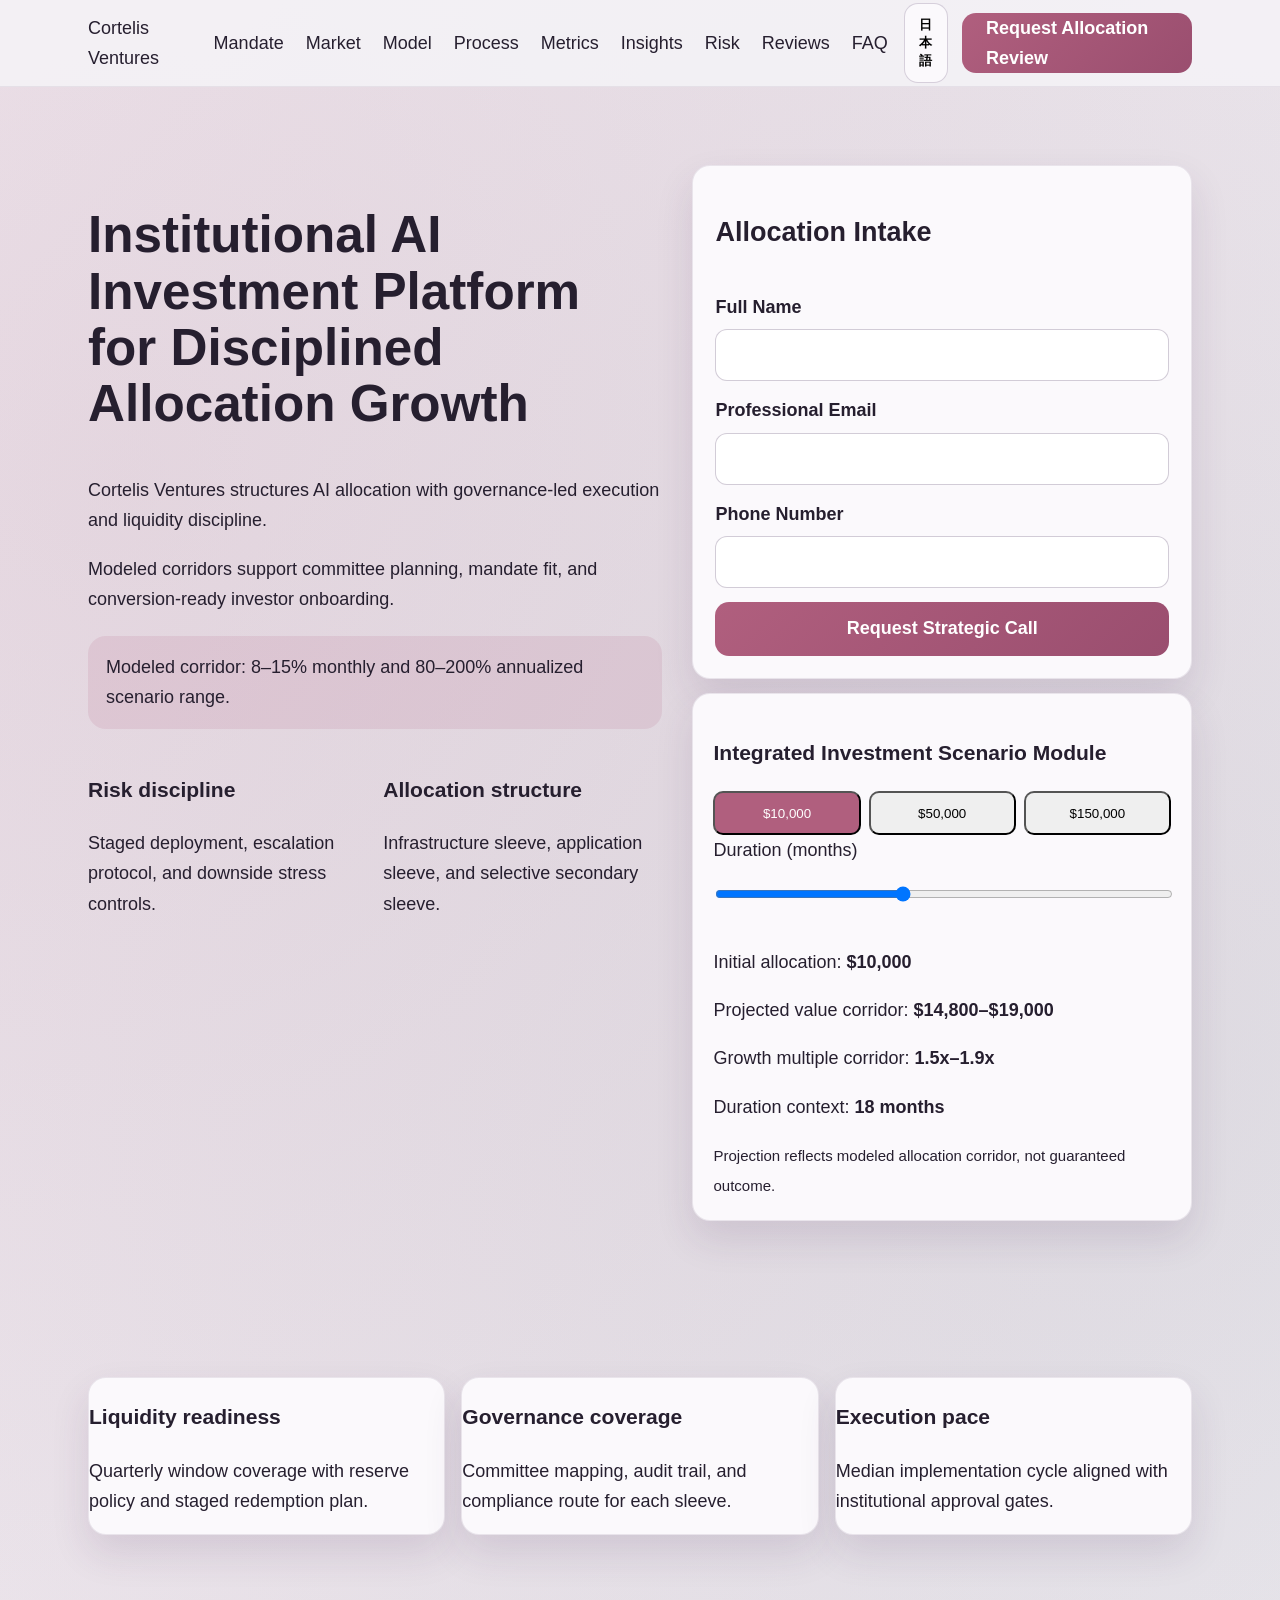
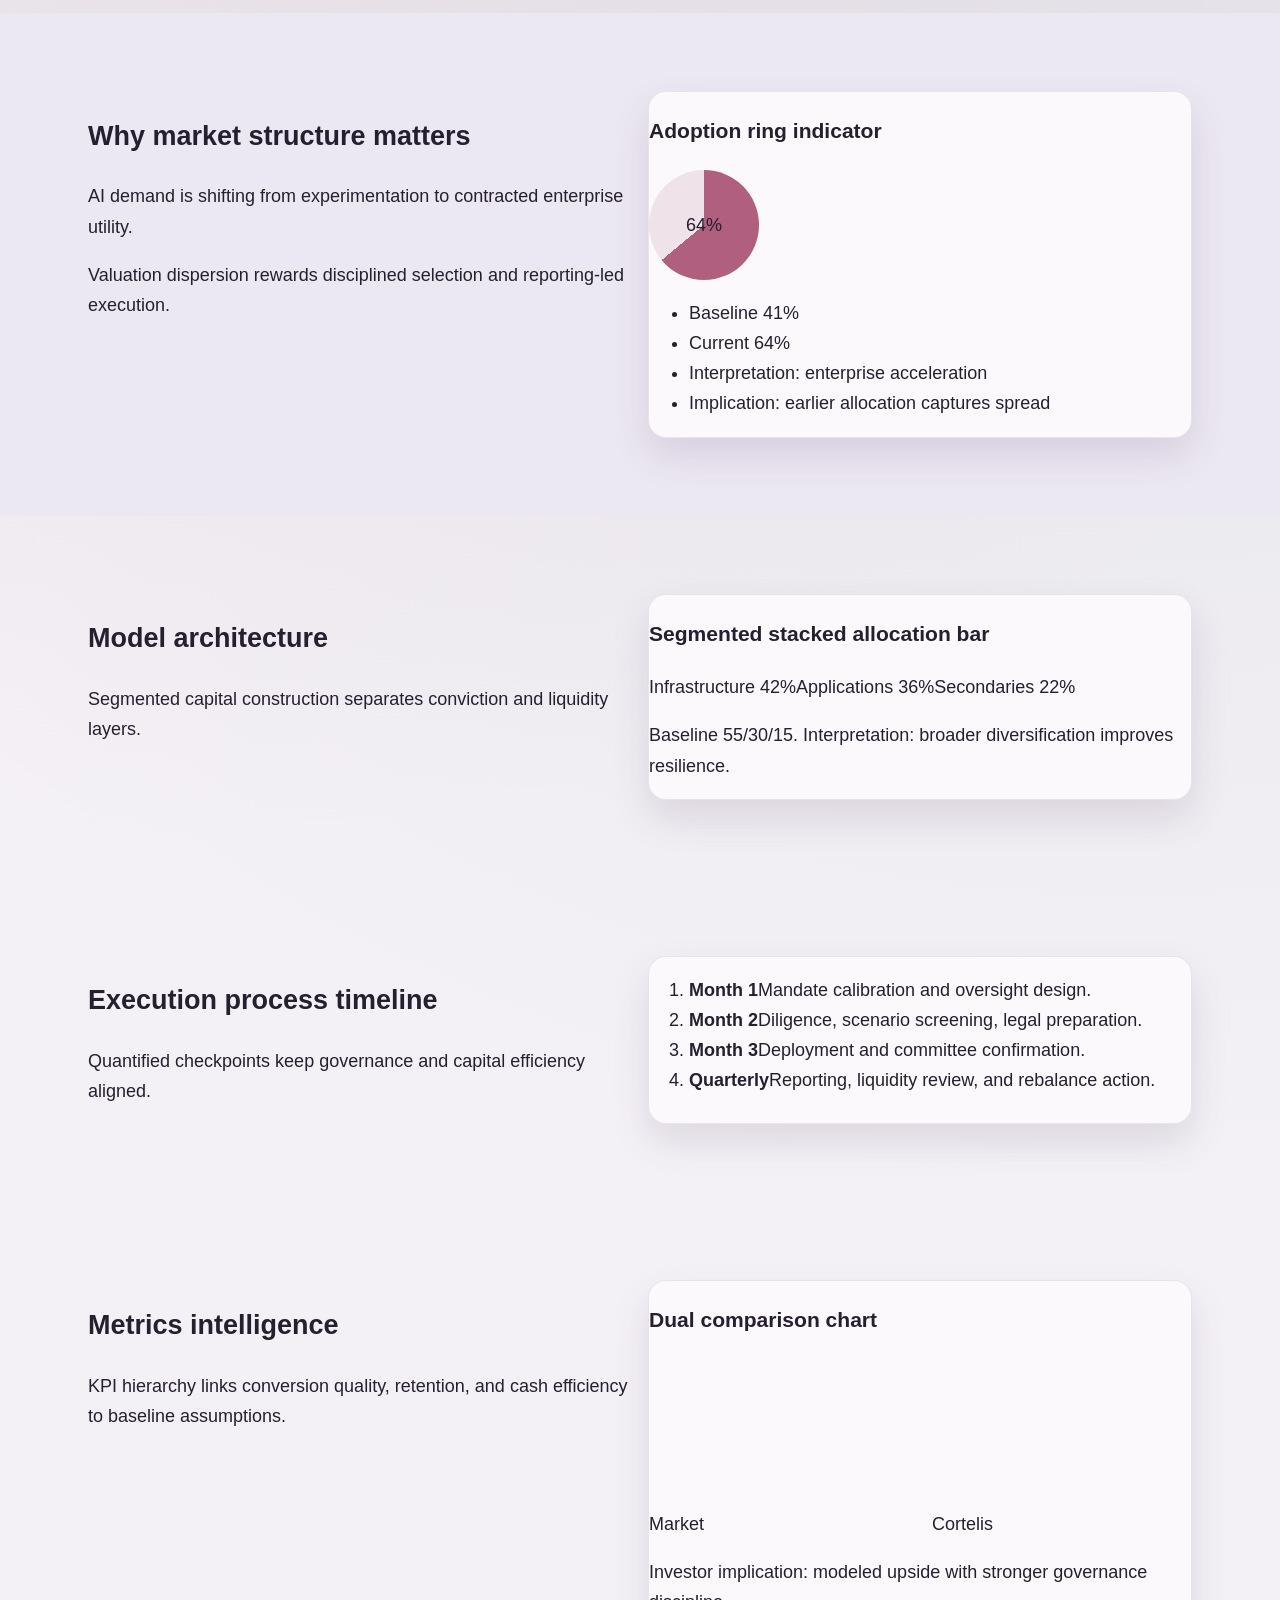
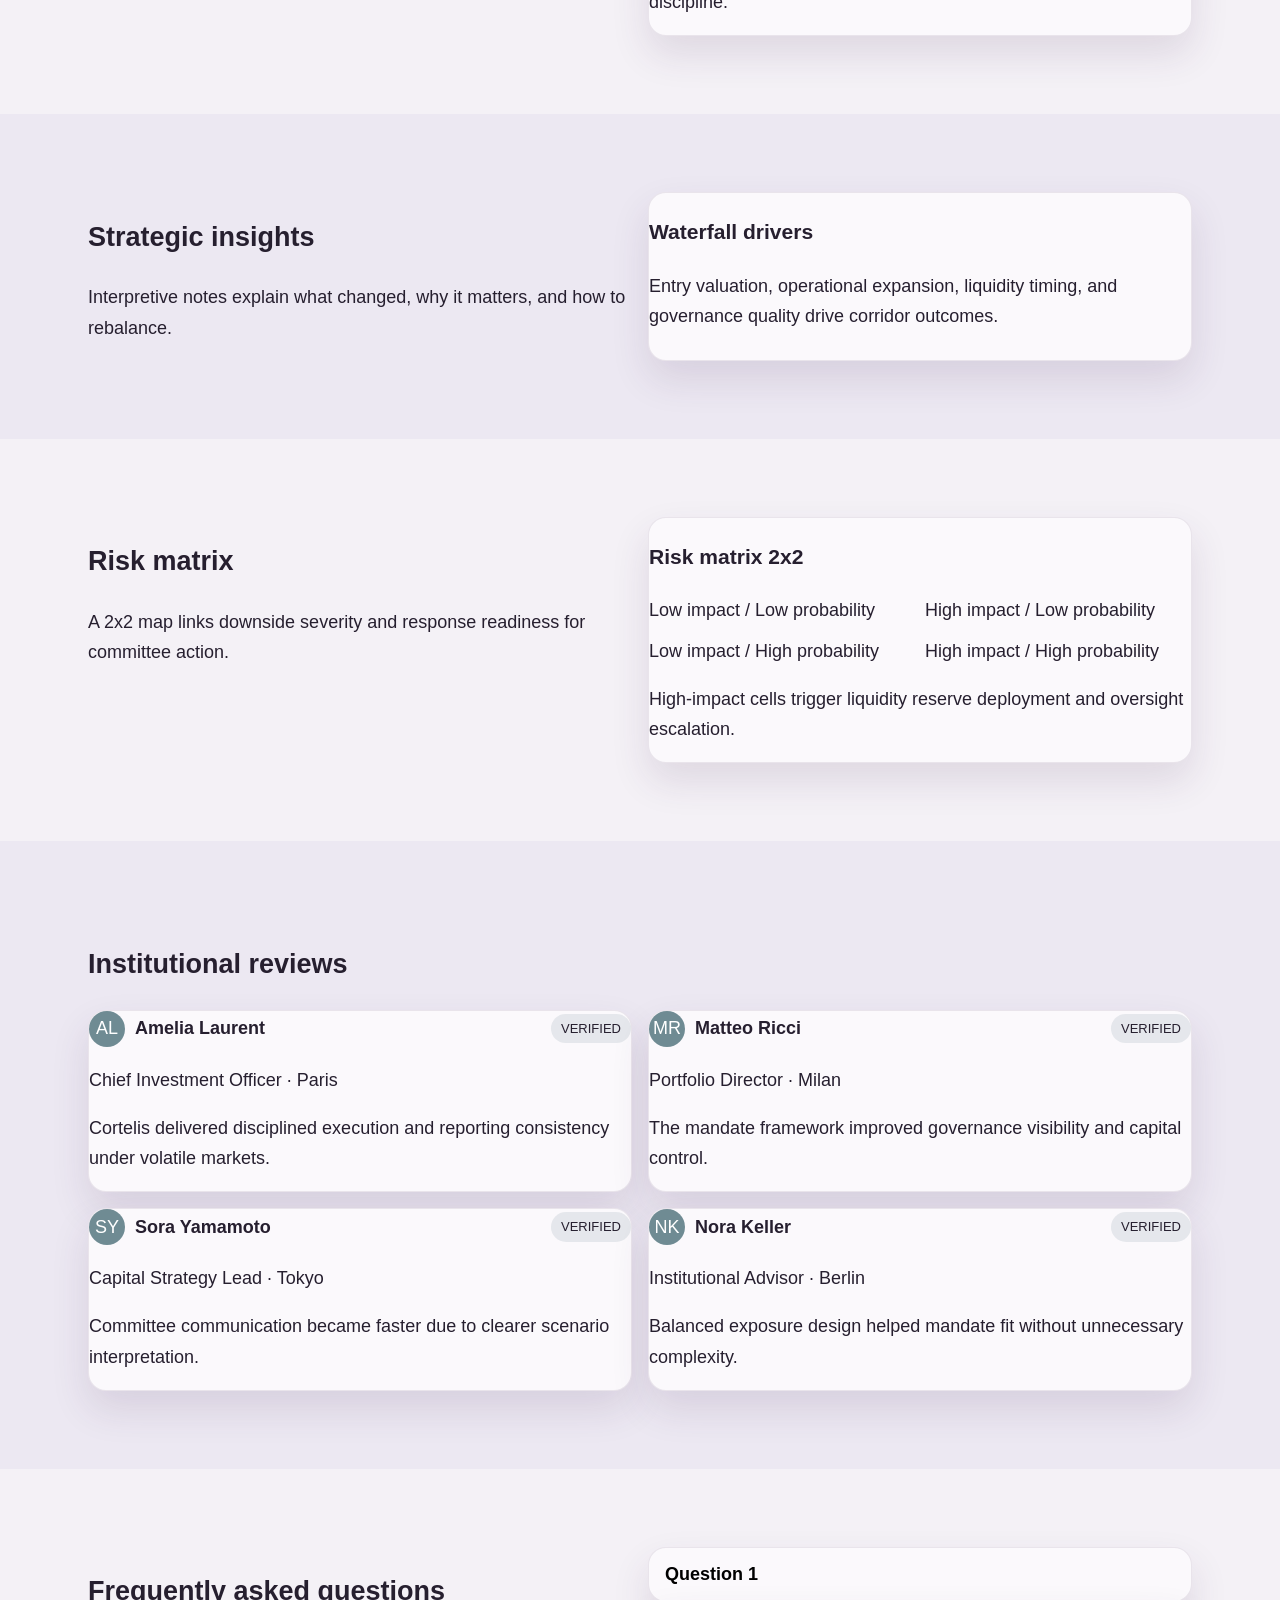
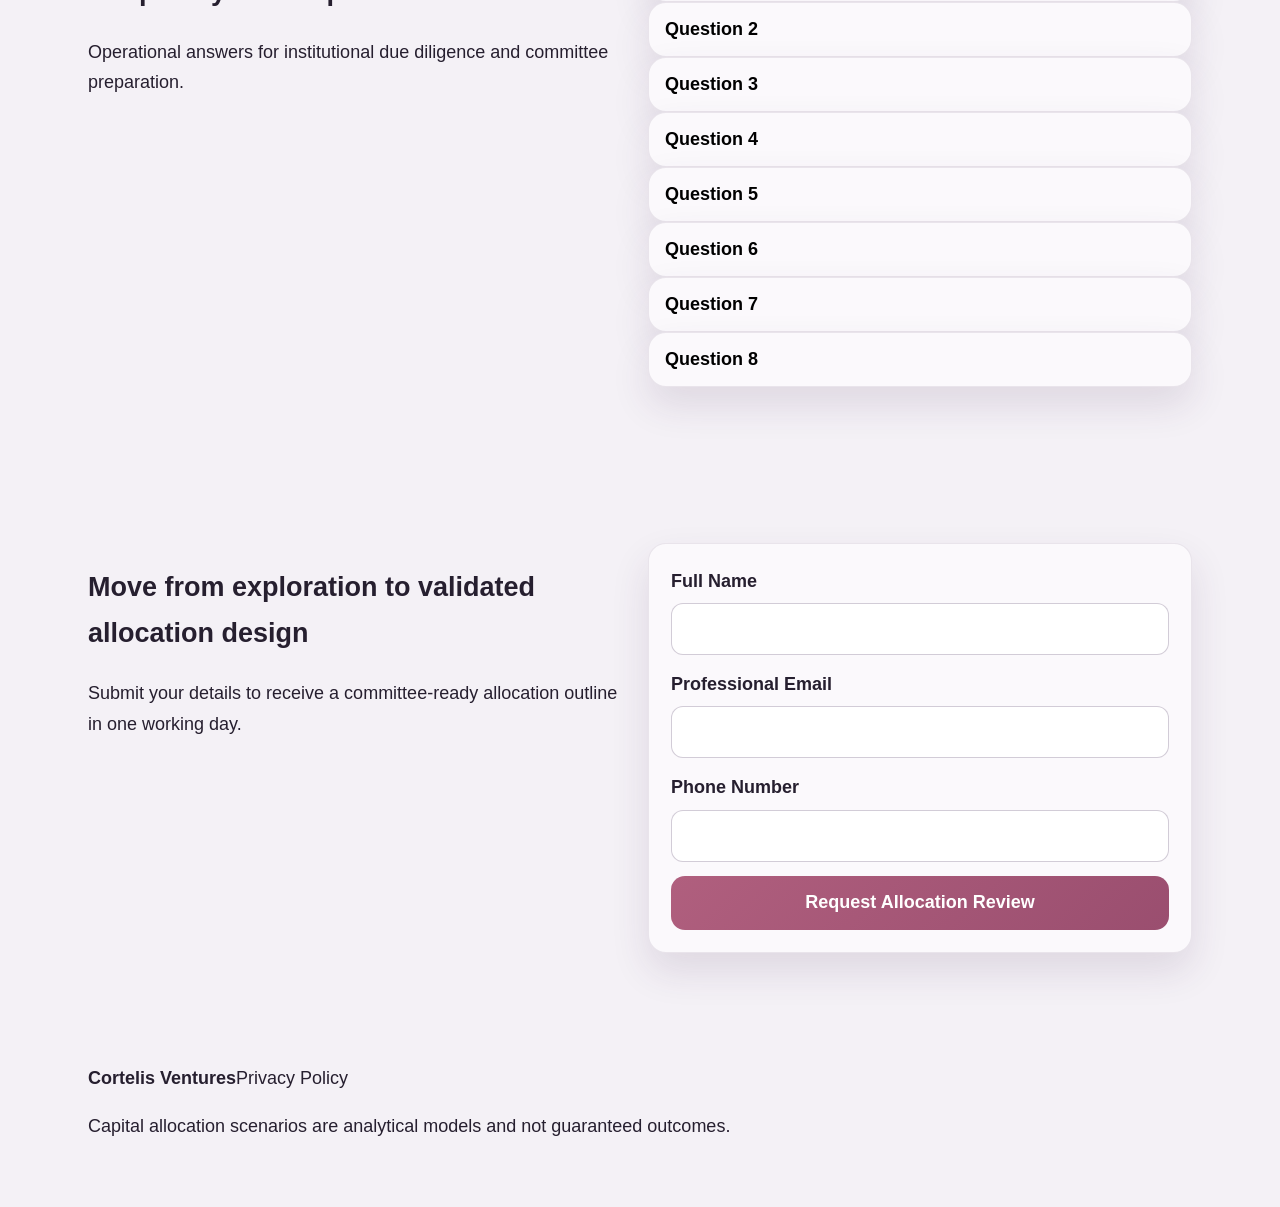
<file: jp/index.html>
<!doctype html>
<html lang="jp">
<head>
  <meta charset="utf-8">
  <meta name="viewport" content="width=device-width,initial-scale=1">
  <title>Cortelis Ventures | 日本語</title>
  <meta name="description" content="Cortelis Ventures institutional AI allocation platform.">
  <link rel="canonical" href="https://cortelisventures.com/jp/index.html">
  <link rel="alternate" hreflang="en" href="https://cortelisventures.com/index.html">
  <link rel="alternate" hreflang="de" href="https://cortelisventures.com/de/index.html">
  <link rel="alternate" hreflang="fr" href="https://cortelisventures.com/fr/index.html">
  <link rel="alternate" hreflang="es" href="https://cortelisventures.com/es/index.html">
  <link rel="alternate" hreflang="it" href="https://cortelisventures.com/it/index.html">
  <link rel="alternate" hreflang="tr" href="https://cortelisventures.com/tr/index.html">
  <link rel="alternate" hreflang="pt" href="https://cortelisventures.com/pt/index.html">
  <link rel="alternate" hreflang="ja" href="https://cortelisventures.com/jp/index.html">
  <link rel="alternate" hreflang="sk" href="https://cortelisventures.com/sk/index.html">
  <link rel="alternate" hreflang="nl-BE" href="https://cortelisventures.com/be/index.html">
  <meta property="og:title" content="Cortelis Ventures">
  <meta property="og:description" content="Institutional AI investment narrative platform">
  <meta property="og:type" content="website">
  <meta name="twitter:card" content="summary_large_image">
  <link rel="stylesheet" href="../assets/style.css">
</head>
<body>
  <header class="site-header">
    <div class="container header-row">
      <a class="brand" href="../index.html">Cortelis Ventures</a>
      <nav class="main-nav" aria-label="Primary navigation">
        <a href="#mandate">Mandate</a>
        <a href="#market">Market</a>
        <a href="#model">Model</a>
        <a href="#process">Process</a>
        <a href="#metrics">Metrics</a>
        <a href="#insights">Insights</a>
        <a href="#risk">Risk</a>
        <a href="#reviews">Reviews</a>
        <a href="#faq">FAQ</a>
      </nav>
      <div class="header-actions">
        <div class="lang-dropdown">
          <button class="lang-trigger" aria-expanded="false">日本語</button>
          <div class="lang-menu">
                  <a href="../index.html" class="lang-item"><svg viewBox="0 0 24 16" aria-hidden="true"><rect width="24" height="16" fill="#ddd"/></svg><span>English</span></a>
                  <a href="../de/index.html" class="lang-item"><svg viewBox="0 0 24 16" aria-hidden="true"><rect width="24" height="16" fill="#ddd"/></svg><span>Deutsch</span></a>
                  <a href="../fr/index.html" class="lang-item"><svg viewBox="0 0 24 16" aria-hidden="true"><rect width="24" height="16" fill="#ddd"/></svg><span>Français</span></a>
                  <a href="../es/index.html" class="lang-item"><svg viewBox="0 0 24 16" aria-hidden="true"><rect width="24" height="16" fill="#ddd"/></svg><span>Español</span></a>
                  <a href="../it/index.html" class="lang-item"><svg viewBox="0 0 24 16" aria-hidden="true"><rect width="24" height="16" fill="#ddd"/></svg><span>Italiano</span></a>
                  <a href="../tr/index.html" class="lang-item"><svg viewBox="0 0 24 16" aria-hidden="true"><rect width="24" height="16" fill="#ddd"/></svg><span>Türkçe</span></a>
                  <a href="../pt/index.html" class="lang-item"><svg viewBox="0 0 24 16" aria-hidden="true"><rect width="24" height="16" fill="#ddd"/></svg><span>Português</span></a>
                  <a href="../jp/index.html" class="lang-item"><svg viewBox="0 0 24 16" aria-hidden="true"><rect width="24" height="16" fill="#ddd"/></svg><span>日本語</span></a>
                  <a href="../sk/index.html" class="lang-item"><svg viewBox="0 0 24 16" aria-hidden="true"><rect width="24" height="16" fill="#ddd"/></svg><span>Slovenčina</span></a>
                  <a href="../be/index.html" class="lang-item"><svg viewBox="0 0 24 16" aria-hidden="true"><rect width="24" height="16" fill="#ddd"/></svg><span>Belgium</span></a>
          </div>
        </div>
        <a class="btn btn-primary" href="#final-form">Request Allocation Review</a>
        <button class="burger" aria-label="Open menu"><span></span><span></span><span></span></button>
      </div>
    </div>
  </header>

  <div class="mobile-drawer" aria-hidden="true">
    <div class="drawer-panel">
      <button class="drawer-close" aria-label="Close menu">×</button>
      <nav class="drawer-nav">
              <a href="../index.html">English</a>
              <a href="../de/index.html">Deutsch</a>
              <a href="../fr/index.html">Français</a>
              <a href="../es/index.html">Español</a>
              <a href="../it/index.html">Italiano</a>
              <a href="../tr/index.html">Türkçe</a>
              <a href="../pt/index.html">Português</a>
              <a href="../jp/index.html">日本語</a>
              <a href="../sk/index.html">Slovenčina</a>
              <a href="../be/index.html">Belgium</a>
        <a href="#mandate">Mandate</a>
        <a href="#market">Market</a>
        <a href="#model">Model</a>
        <a href="#process">Process</a>
        <a href="#metrics">Metrics</a>
        <a href="#insights">Insights</a>
        <a href="#risk">Risk</a>
        <a href="#reviews">Reviews</a>
        <a href="#faq">FAQ</a>
      </nav>
      <a class="btn btn-primary" href="#final-form">Request Allocation Review</a>
    </div>
  </div>

  <main>
    <section class="hero section">
      <div class="container hero-grid">
        <div>
          <h1>Institutional AI Investment Platform for Disciplined Allocation Growth</h1>
          <p>Cortelis Ventures structures AI allocation with governance-led execution and liquidity discipline.</p>
          <p>Modeled corridors support committee planning, mandate fit, and conversion-ready investor onboarding.</p>
          <div class="highlight">Modeled corridor: 8–15% monthly and 80–200% annualized scenario range.</div>
          <div class="cards-two">
            <article><h3>Risk discipline</h3><p>Staged deployment, escalation protocol, and downside stress controls.</p></article>
            <article><h3>Allocation structure</h3><p>Infrastructure sleeve, application sleeve, and selective secondary sleeve.</p></article>
          </div>
        </div>
        <div>
          <form class="lead-form" aria-label="Hero form">
            <h2>Allocation Intake</h2>
            <label>Full Name<input type="text" required></label>
            <label>Professional Email<input type="email" required></label>
            <label>Phone Number<input type="tel" required></label>
            <button type="submit" class="btn btn-primary">Request Strategic Call</button>
          </form>
          <div class="calc-card" data-calculator>
            <h3>Integrated Investment Scenario Module</h3>
            <div class="segmented">
              <button class="seg active" data-amount="10000">$10,000</button>
              <button class="seg" data-amount="50000">$50,000</button>
              <button class="seg" data-amount="150000">$150,000</button>
            </div>
            <label>Duration (months)<input type="range" min="6" max="36" value="18" data-duration></label>
            <div class="result">
              <p>Initial allocation: <strong data-initial>$10,000</strong></p>
              <p>Projected value corridor: <strong data-range>$18,000–$35,000</strong></p>
              <p>Growth multiple corridor: <strong data-multiple>1.8x–3.5x</strong></p>
              <p>Duration context: <strong data-context>18 months</strong></p>
              <div class="mini-bars"><span style="height:32%"></span><span style="height:68%"></span></div>
              <small>Projection reflects modeled allocation corridor, not guaranteed outcome.</small>
            </div>
          </div>
        </div>
      </div>
    </section>

    <section class="kpi-strip section reveal" id="mandate"><div class="container split-3"><article class="kpi-card"><h3>Liquidity readiness</h3><p>Quarterly window coverage with reserve policy and staged redemption plan.</p></article><article class="kpi-card"><h3>Governance coverage</h3><p>Committee mapping, audit trail, and compliance route for each sleeve.</p></article><article class="kpi-card"><h3>Execution pace</h3><p>Median implementation cycle aligned with institutional approval gates.</p></article></div></section>
    <section class="section alt reveal" id="market"><div class="container two-col"><div><h2>Why market structure matters</h2><p>AI demand is shifting from experimentation to contracted enterprise utility.</p><p>Valuation dispersion rewards disciplined selection and reporting-led execution.</p></div><div class="visual ring-panel"><h3>Adoption ring indicator</h3><div class="ring-wrap"><div class="ring"><span>64%</span></div><ul><li>Baseline 41%</li><li>Current 64%</li><li>Interpretation: enterprise acceleration</li><li>Implication: earlier allocation captures spread</li></ul></div></div></div></section>
    <section class="section reveal" id="model"><div class="container two-col reverse"><div><h2>Model architecture</h2><p>Segmented capital construction separates conviction and liquidity layers.</p></div><div class="visual stacked-bar"><h3>Segmented stacked allocation bar</h3><div class="stack"><span style="width:42%">Infrastructure 42%</span><span style="width:36%">Applications 36%</span><span style="width:22%">Secondaries 22%</span></div><p>Baseline 55/30/15. Interpretation: broader diversification improves resilience.</p></div></div></section>
    <section class="section dark reveal" id="process"><div class="container two-col"><div><h2>Execution process timeline</h2><p>Quantified checkpoints keep governance and capital efficiency aligned.</p></div><div class="visual timeline"><ol><li><strong>Month 1</strong><span>Mandate calibration and oversight design.</span></li><li><strong>Month 2</strong><span>Diligence, scenario screening, legal preparation.</span></li><li><strong>Month 3</strong><span>Deployment and committee confirmation.</span></li><li><strong>Quarterly</strong><span>Reporting, liquidity review, and rebalance action.</span></li></ol></div></div></section>
    <section class="section reveal" id="metrics"><div class="container two-col"><div><h2>Metrics intelligence</h2><p>KPI hierarchy links conversion quality, retention, and cash efficiency to baseline assumptions.</p></div><div class="visual dual-chart"><h3>Dual comparison chart</h3><div class="chart"><div class="bars"><div><span>Market</span><em style="height:45%"></em></div><div><span>Cortelis</span><em style="height:74%"></em></div></div></div><p>Investor implication: modeled upside with stronger governance discipline.</p></div></div></section>
    <section class="section alt reveal" id="insights"><div class="container two-col reverse"><div><h2>Strategic insights</h2><p>Interpretive notes explain what changed, why it matters, and how to rebalance.</p></div><div class="visual"><h3>Waterfall drivers</h3><p>Entry valuation, operational expansion, liquidity timing, and governance quality drive corridor outcomes.</p></div></div></section>
    <section class="section reveal" id="risk"><div class="container two-col"><div><h2>Risk matrix</h2><p>A 2x2 map links downside severity and response readiness for committee action.</p></div><div class="visual matrix"><h3>Risk matrix 2x2</h3><div class="grid"><span>Low impact / Low probability</span><span>High impact / Low probability</span><span>Low impact / High probability</span><span>High impact / High probability</span></div><p>High-impact cells trigger liquidity reserve deployment and oversight escalation.</p></div></div></section>
    <section class="section alt reveal" id="reviews"><div class="container"><h2>Institutional reviews</h2><div class="reviews-grid"><article class="review-card"><div class="review-head"><span class="avatar">AL</span><strong>Amelia Laurent</strong><span class="badge">VERIFIED</span></div><p class="role">Chief Investment Officer · Paris</p><p>Cortelis delivered disciplined execution and reporting consistency under volatile markets.</p></article><article class="review-card"><div class="review-head"><span class="avatar">MR</span><strong>Matteo Ricci</strong><span class="badge">VERIFIED</span></div><p class="role">Portfolio Director · Milan</p><p>The mandate framework improved governance visibility and capital control.</p></article><article class="review-card"><div class="review-head"><span class="avatar">SY</span><strong>Sora Yamamoto</strong><span class="badge">VERIFIED</span></div><p class="role">Capital Strategy Lead · Tokyo</p><p>Committee communication became faster due to clearer scenario interpretation.</p></article><article class="review-card"><div class="review-head"><span class="avatar">NK</span><strong>Nora Keller</strong><span class="badge">VERIFIED</span></div><p class="role">Institutional Advisor · Berlin</p><p>Balanced exposure design helped mandate fit without unnecessary complexity.</p></article></div></div></section>
    <section class="section reveal" id="faq"><div class="container two-col"><div><h2>Frequently asked questions</h2><p>Operational answers for institutional due diligence and committee preparation.</p></div><div class="faq-list"><article class="faq-item"><button class="faq-q" aria-expanded="false">Question 1</button><div class="faq-a"><p>Structured answer on governance, liquidity, compliance, execution cadence, and reporting relevance.</p></div></article><article class="faq-item"><button class="faq-q" aria-expanded="false">Question 2</button><div class="faq-a"><p>Structured answer on governance, liquidity, compliance, execution cadence, and reporting relevance.</p></div></article><article class="faq-item"><button class="faq-q" aria-expanded="false">Question 3</button><div class="faq-a"><p>Structured answer on governance, liquidity, compliance, execution cadence, and reporting relevance.</p></div></article><article class="faq-item"><button class="faq-q" aria-expanded="false">Question 4</button><div class="faq-a"><p>Structured answer on governance, liquidity, compliance, execution cadence, and reporting relevance.</p></div></article><article class="faq-item"><button class="faq-q" aria-expanded="false">Question 5</button><div class="faq-a"><p>Structured answer on governance, liquidity, compliance, execution cadence, and reporting relevance.</p></div></article><article class="faq-item"><button class="faq-q" aria-expanded="false">Question 6</button><div class="faq-a"><p>Structured answer on governance, liquidity, compliance, execution cadence, and reporting relevance.</p></div></article><article class="faq-item"><button class="faq-q" aria-expanded="false">Question 7</button><div class="faq-a"><p>Structured answer on governance, liquidity, compliance, execution cadence, and reporting relevance.</p></div></article><article class="faq-item"><button class="faq-q" aria-expanded="false">Question 8</button><div class="faq-a"><p>Structured answer on governance, liquidity, compliance, execution cadence, and reporting relevance.</p></div></article></div></div></section>
    <section class="section final-cta reveal" id="final-form"><div class="container two-col"><div><h2>Move from exploration to validated allocation design</h2><p>Submit your details to receive a committee-ready allocation outline in one working day.</p></div><form class="lead-form" aria-label="Final form"><label>Full Name<input type="text" required></label><label>Professional Email<input type="email" required></label><label>Phone Number<input type="tel" required></label><button type="submit" class="btn btn-primary">Request Allocation Review</button></form></div></section>
  </main>

  <footer class="site-footer"><div class="container footer-row"><strong>Cortelis Ventures</strong><a href="#" data-open-privacy>Privacy Policy</a><p>Capital allocation scenarios are analytical models and not guaranteed outcomes.</p></div></footer>
  <div class="privacy-modal" aria-hidden="true"><div class="privacy-panel" role="dialog" aria-modal="true" aria-label="Privacy Policy"><button class="privacy-x" aria-label="Close">×</button><h2>Privacy Policy</h2><div class="privacy-content"><h3>Introduction</h3><p>We process contact details for mandate communication.</p><h3>Data collection</h3><p>We collect name, professional email, and phone number.</p><h3>Legal basis</h3><p>Processing supports pre-contractual communication and legitimate interest.</p><h3>Cookies</h3><p>Essential cookies support secure operation.</p><h3>Retention</h3><p>Data is retained for legal and operational periods.</p><h3>Third-party sharing</h3><p>Limited sharing with regulated service providers.</p><h3>Security</h3><p>Encryption, access controls, and audit logs are applied.</p><h3>User rights</h3><p>Access, correction, deletion, and portability can be requested.</p><h3>International transfers</h3><p>Transfers follow contractual safeguards.</p><h3>Industry risk disclosure</h3><p>Market volatility may lead to capital loss.</p><h3>Contact</h3><p>privacy@cortelisventures.com</p></div><div class="privacy-footer"><button class="btn btn-secondary" data-close-privacy>Close</button></div></div></div>
  <script type="application/ld+json">{"@context":"https://schema.org","@type":"Organization","name":"Cortelis Ventures"}</script>
  <script defer src="../assets/app.js"></script>
</body>
</html>
</file>
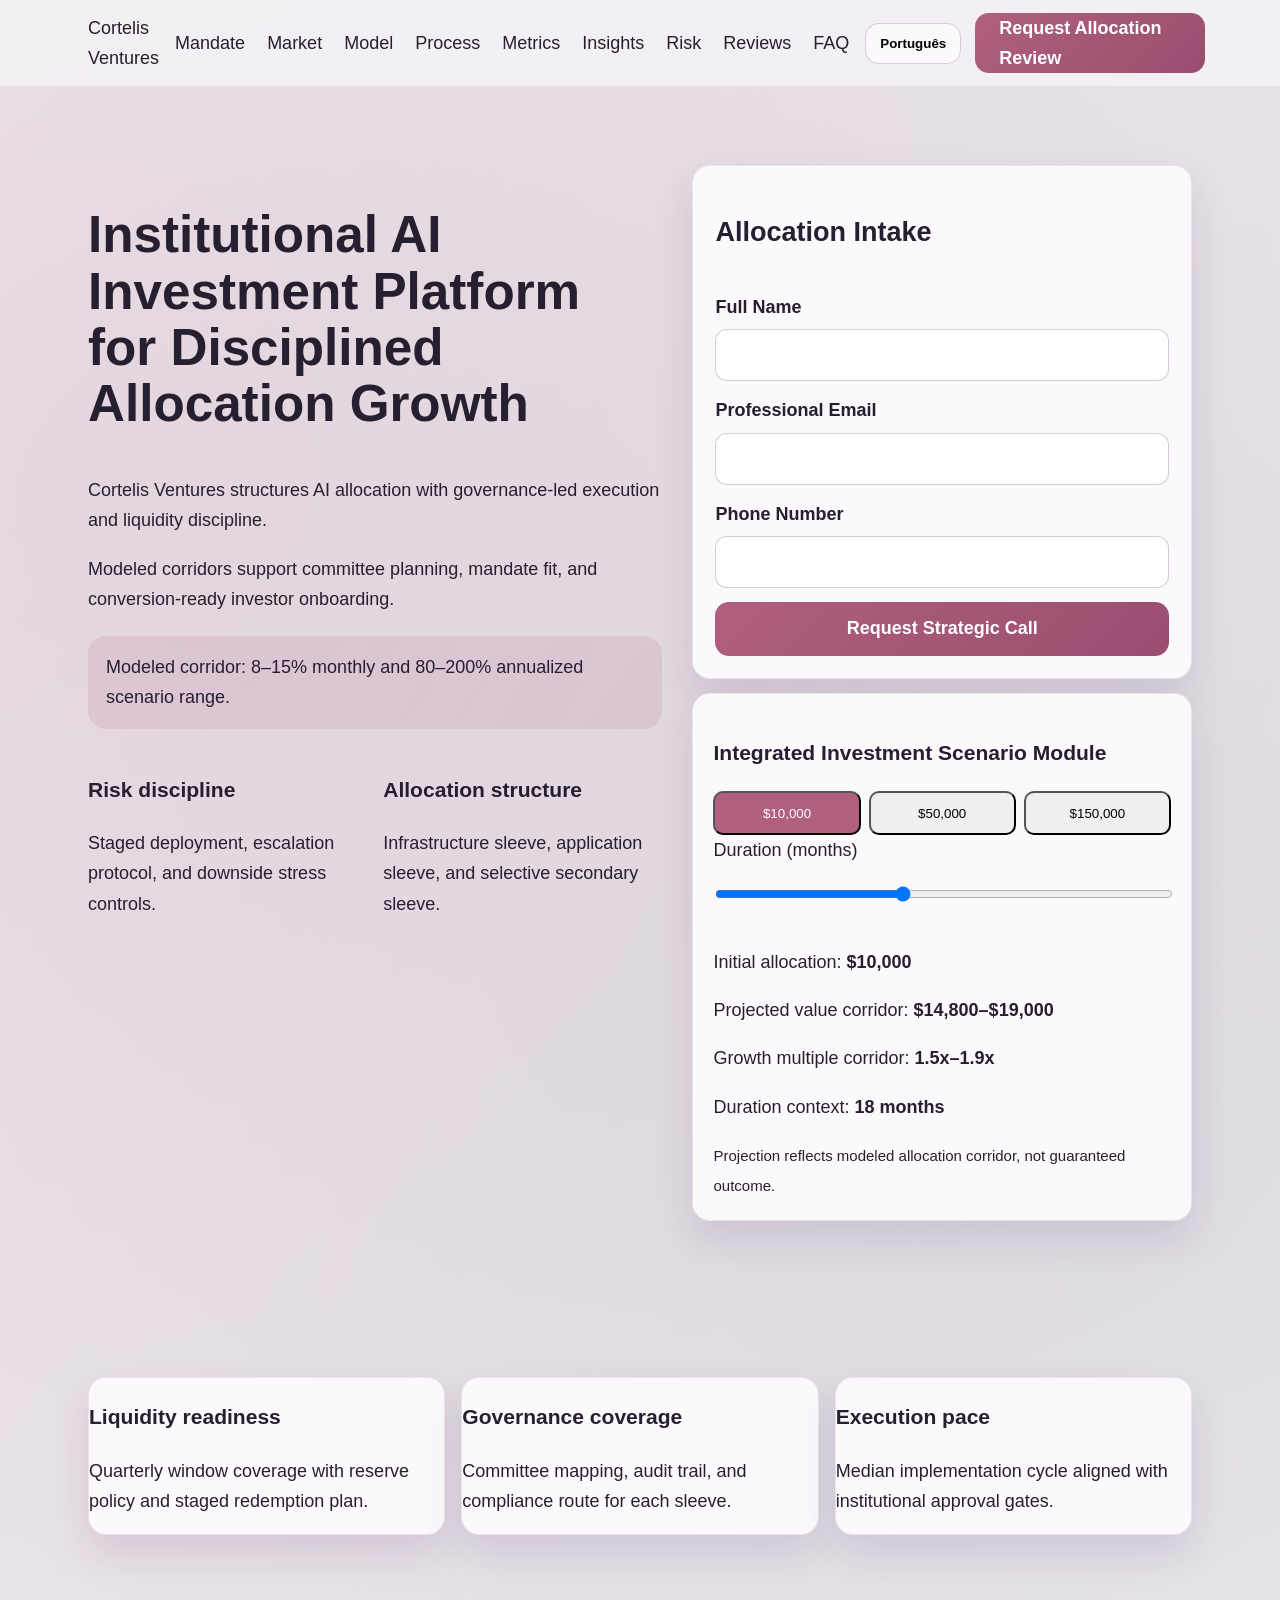
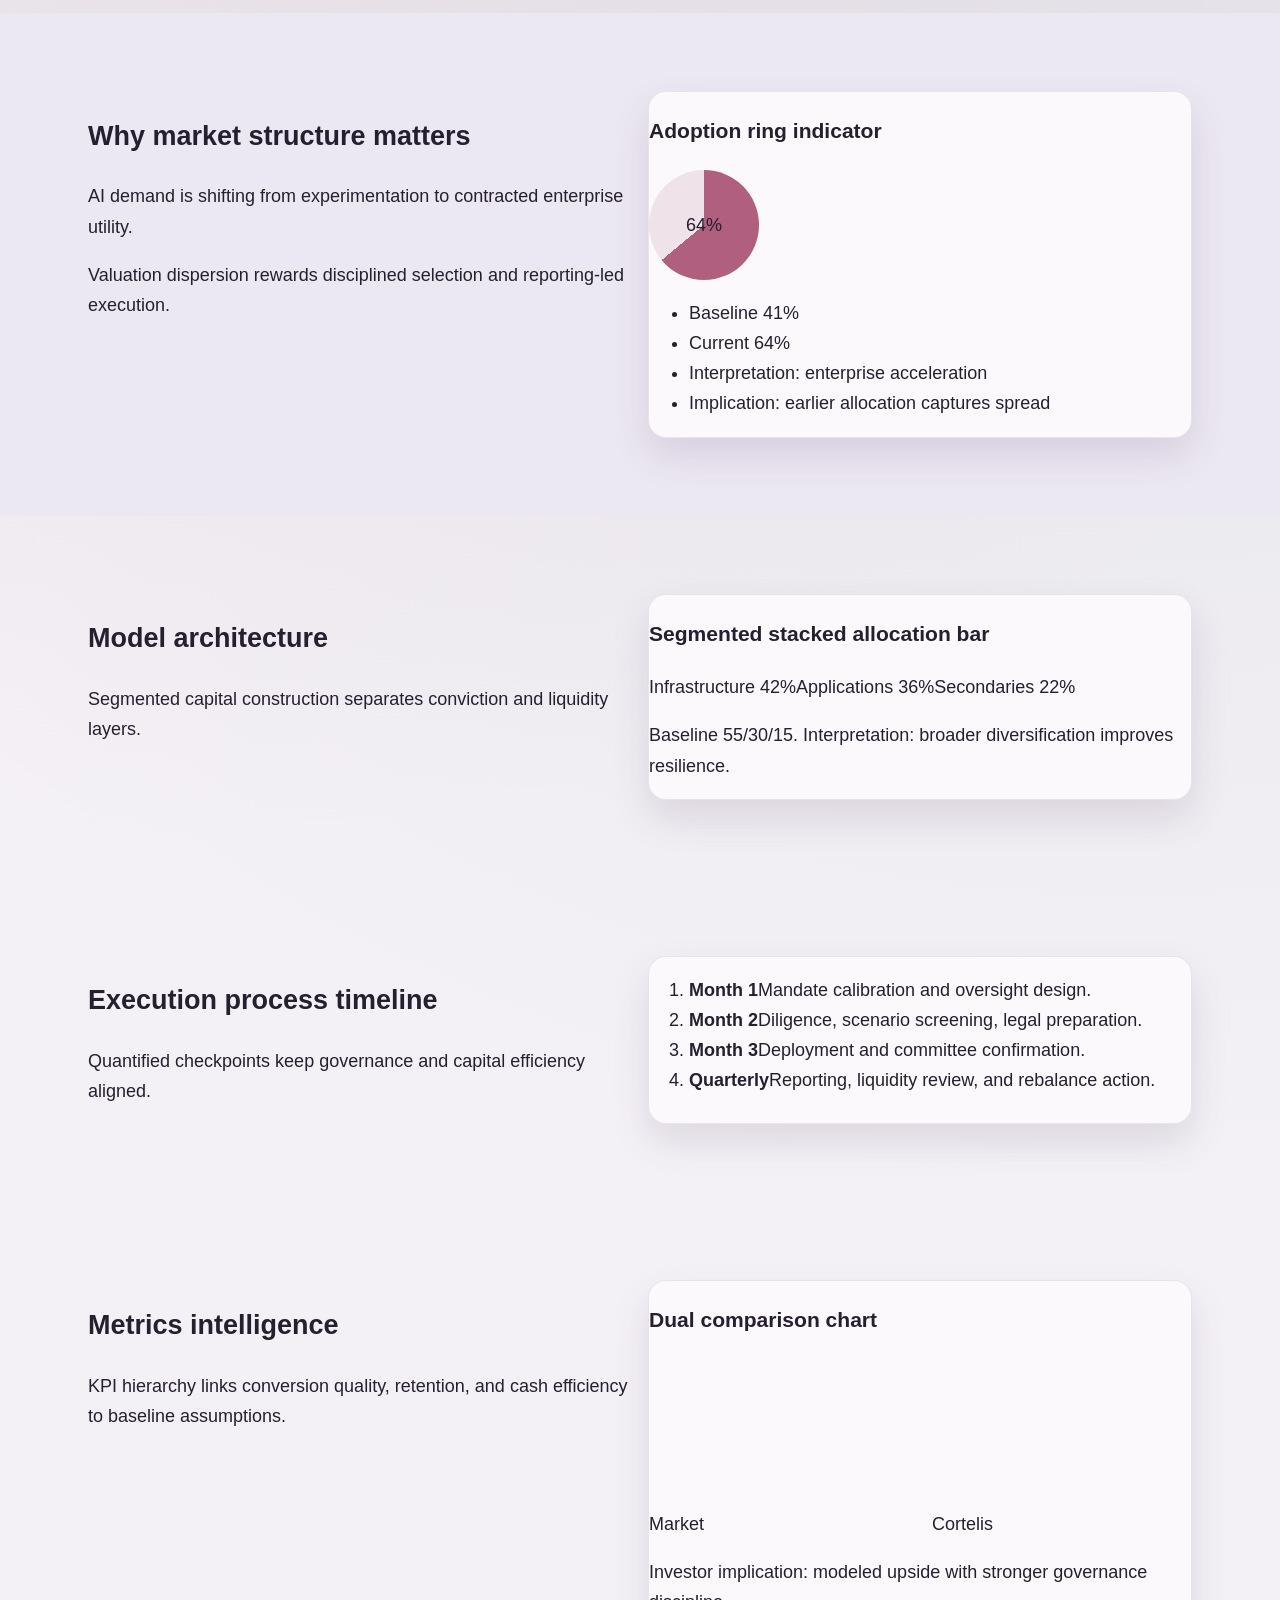
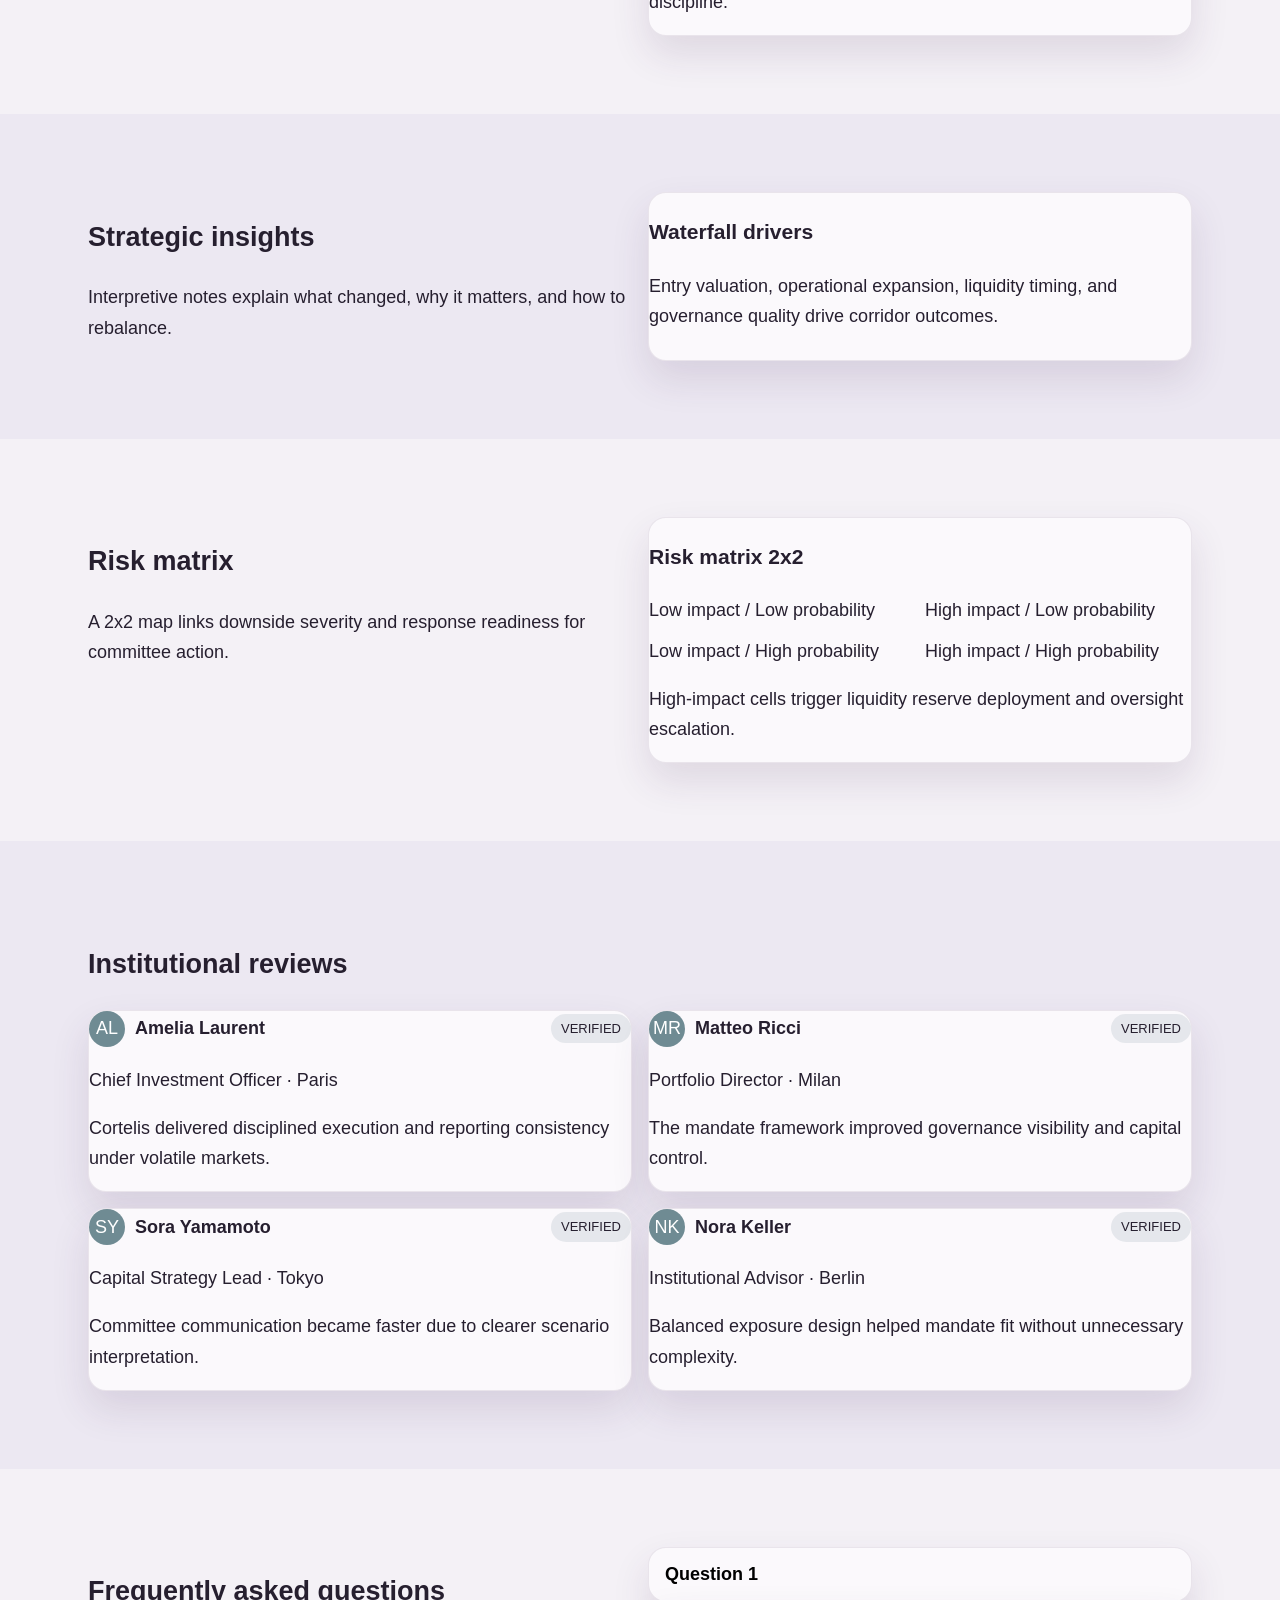
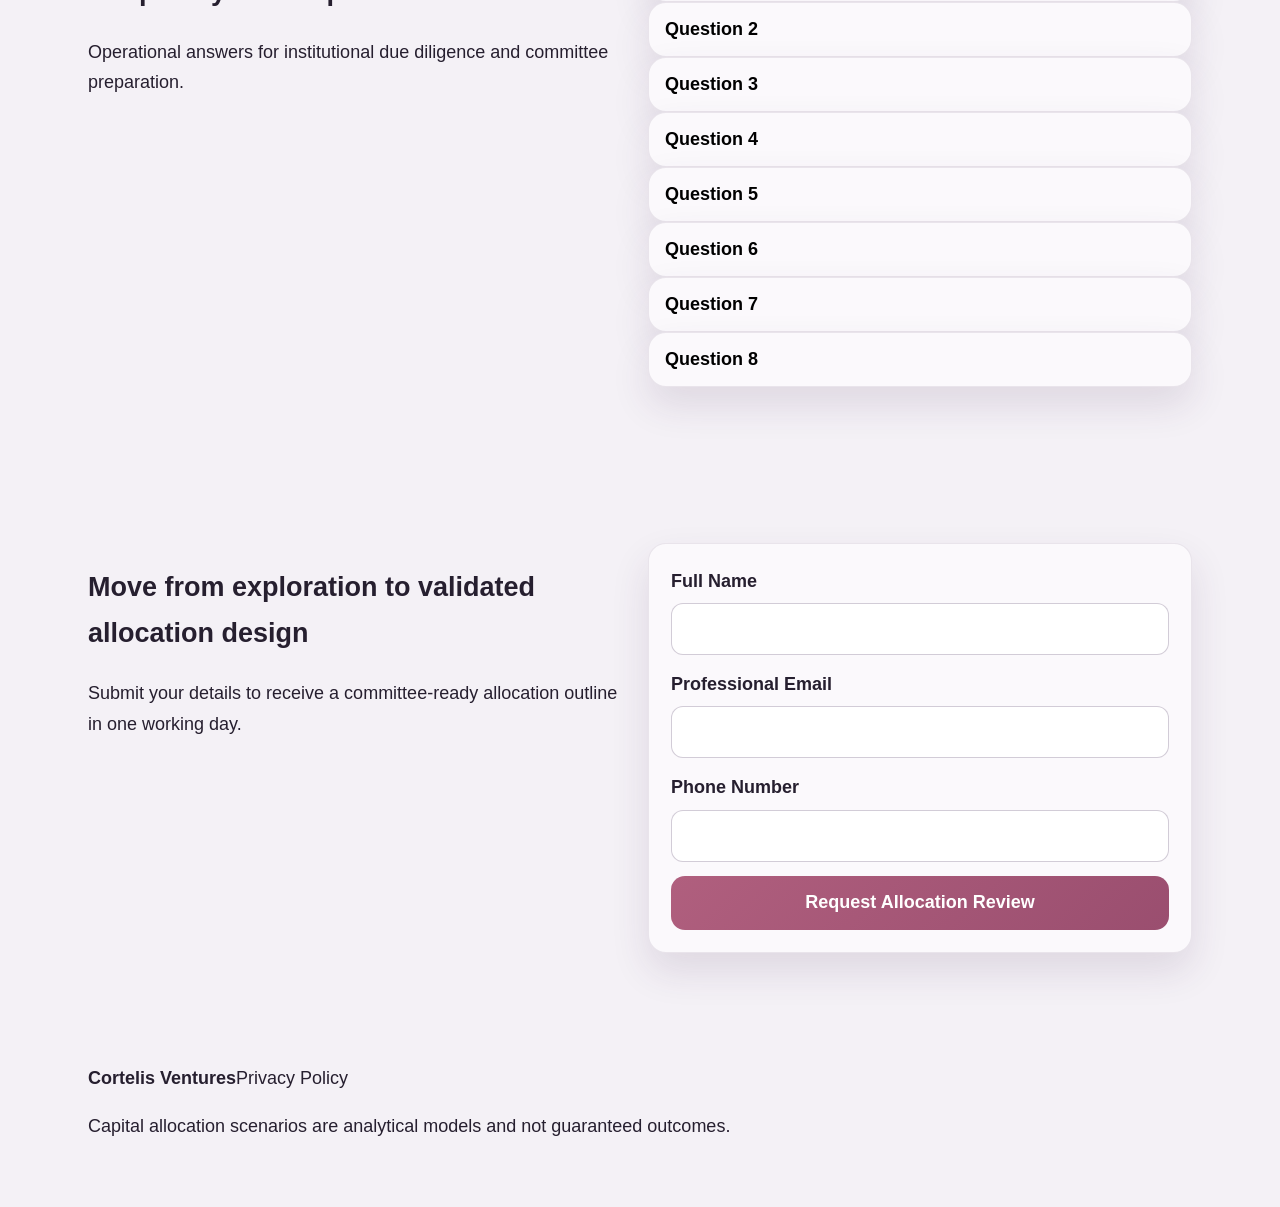
<file: pt/index.html>
<!doctype html>
<html lang="pt">
<head>
  <meta charset="utf-8">
  <meta name="viewport" content="width=device-width,initial-scale=1">
  <title>Cortelis Ventures | Português</title>
  <meta name="description" content="Cortelis Ventures institutional AI allocation platform.">
  <link rel="canonical" href="https://cortelisventures.com/pt/index.html">
  <link rel="alternate" hreflang="en" href="https://cortelisventures.com/index.html">
  <link rel="alternate" hreflang="de" href="https://cortelisventures.com/de/index.html">
  <link rel="alternate" hreflang="fr" href="https://cortelisventures.com/fr/index.html">
  <link rel="alternate" hreflang="es" href="https://cortelisventures.com/es/index.html">
  <link rel="alternate" hreflang="it" href="https://cortelisventures.com/it/index.html">
  <link rel="alternate" hreflang="tr" href="https://cortelisventures.com/tr/index.html">
  <link rel="alternate" hreflang="pt" href="https://cortelisventures.com/pt/index.html">
  <link rel="alternate" hreflang="ja" href="https://cortelisventures.com/jp/index.html">
  <link rel="alternate" hreflang="sk" href="https://cortelisventures.com/sk/index.html">
  <link rel="alternate" hreflang="nl-BE" href="https://cortelisventures.com/be/index.html">
  <meta property="og:title" content="Cortelis Ventures">
  <meta property="og:description" content="Institutional AI investment narrative platform">
  <meta property="og:type" content="website">
  <meta name="twitter:card" content="summary_large_image">
  <link rel="stylesheet" href="../assets/style.css">
</head>
<body>
  <header class="site-header">
    <div class="container header-row">
      <a class="brand" href="../index.html">Cortelis Ventures</a>
      <nav class="main-nav" aria-label="Primary navigation">
        <a href="#mandate">Mandate</a>
        <a href="#market">Market</a>
        <a href="#model">Model</a>
        <a href="#process">Process</a>
        <a href="#metrics">Metrics</a>
        <a href="#insights">Insights</a>
        <a href="#risk">Risk</a>
        <a href="#reviews">Reviews</a>
        <a href="#faq">FAQ</a>
      </nav>
      <div class="header-actions">
        <div class="lang-dropdown">
          <button class="lang-trigger" aria-expanded="false">Português</button>
          <div class="lang-menu">
                  <a href="../index.html" class="lang-item"><svg viewBox="0 0 24 16" aria-hidden="true"><rect width="24" height="16" fill="#ddd"/></svg><span>English</span></a>
                  <a href="../de/index.html" class="lang-item"><svg viewBox="0 0 24 16" aria-hidden="true"><rect width="24" height="16" fill="#ddd"/></svg><span>Deutsch</span></a>
                  <a href="../fr/index.html" class="lang-item"><svg viewBox="0 0 24 16" aria-hidden="true"><rect width="24" height="16" fill="#ddd"/></svg><span>Français</span></a>
                  <a href="../es/index.html" class="lang-item"><svg viewBox="0 0 24 16" aria-hidden="true"><rect width="24" height="16" fill="#ddd"/></svg><span>Español</span></a>
                  <a href="../it/index.html" class="lang-item"><svg viewBox="0 0 24 16" aria-hidden="true"><rect width="24" height="16" fill="#ddd"/></svg><span>Italiano</span></a>
                  <a href="../tr/index.html" class="lang-item"><svg viewBox="0 0 24 16" aria-hidden="true"><rect width="24" height="16" fill="#ddd"/></svg><span>Türkçe</span></a>
                  <a href="../pt/index.html" class="lang-item"><svg viewBox="0 0 24 16" aria-hidden="true"><rect width="24" height="16" fill="#ddd"/></svg><span>Português</span></a>
                  <a href="../jp/index.html" class="lang-item"><svg viewBox="0 0 24 16" aria-hidden="true"><rect width="24" height="16" fill="#ddd"/></svg><span>日本語</span></a>
                  <a href="../sk/index.html" class="lang-item"><svg viewBox="0 0 24 16" aria-hidden="true"><rect width="24" height="16" fill="#ddd"/></svg><span>Slovenčina</span></a>
                  <a href="../be/index.html" class="lang-item"><svg viewBox="0 0 24 16" aria-hidden="true"><rect width="24" height="16" fill="#ddd"/></svg><span>Belgium</span></a>
          </div>
        </div>
        <a class="btn btn-primary" href="#final-form">Request Allocation Review</a>
        <button class="burger" aria-label="Open menu"><span></span><span></span><span></span></button>
      </div>
    </div>
  </header>

  <div class="mobile-drawer" aria-hidden="true">
    <div class="drawer-panel">
      <button class="drawer-close" aria-label="Close menu">×</button>
      <nav class="drawer-nav">
              <a href="../index.html">English</a>
              <a href="../de/index.html">Deutsch</a>
              <a href="../fr/index.html">Français</a>
              <a href="../es/index.html">Español</a>
              <a href="../it/index.html">Italiano</a>
              <a href="../tr/index.html">Türkçe</a>
              <a href="../pt/index.html">Português</a>
              <a href="../jp/index.html">日本語</a>
              <a href="../sk/index.html">Slovenčina</a>
              <a href="../be/index.html">Belgium</a>
        <a href="#mandate">Mandate</a>
        <a href="#market">Market</a>
        <a href="#model">Model</a>
        <a href="#process">Process</a>
        <a href="#metrics">Metrics</a>
        <a href="#insights">Insights</a>
        <a href="#risk">Risk</a>
        <a href="#reviews">Reviews</a>
        <a href="#faq">FAQ</a>
      </nav>
      <a class="btn btn-primary" href="#final-form">Request Allocation Review</a>
    </div>
  </div>

  <main>
    <section class="hero section">
      <div class="container hero-grid">
        <div>
          <h1>Institutional AI Investment Platform for Disciplined Allocation Growth</h1>
          <p>Cortelis Ventures structures AI allocation with governance-led execution and liquidity discipline.</p>
          <p>Modeled corridors support committee planning, mandate fit, and conversion-ready investor onboarding.</p>
          <div class="highlight">Modeled corridor: 8–15% monthly and 80–200% annualized scenario range.</div>
          <div class="cards-two">
            <article><h3>Risk discipline</h3><p>Staged deployment, escalation protocol, and downside stress controls.</p></article>
            <article><h3>Allocation structure</h3><p>Infrastructure sleeve, application sleeve, and selective secondary sleeve.</p></article>
          </div>
        </div>
        <div>
          <form class="lead-form" aria-label="Hero form">
            <h2>Allocation Intake</h2>
            <label>Full Name<input type="text" required></label>
            <label>Professional Email<input type="email" required></label>
            <label>Phone Number<input type="tel" required></label>
            <button type="submit" class="btn btn-primary">Request Strategic Call</button>
          </form>
          <div class="calc-card" data-calculator>
            <h3>Integrated Investment Scenario Module</h3>
            <div class="segmented">
              <button class="seg active" data-amount="10000">$10,000</button>
              <button class="seg" data-amount="50000">$50,000</button>
              <button class="seg" data-amount="150000">$150,000</button>
            </div>
            <label>Duration (months)<input type="range" min="6" max="36" value="18" data-duration></label>
            <div class="result">
              <p>Initial allocation: <strong data-initial>$10,000</strong></p>
              <p>Projected value corridor: <strong data-range>$18,000–$35,000</strong></p>
              <p>Growth multiple corridor: <strong data-multiple>1.8x–3.5x</strong></p>
              <p>Duration context: <strong data-context>18 months</strong></p>
              <div class="mini-bars"><span style="height:32%"></span><span style="height:68%"></span></div>
              <small>Projection reflects modeled allocation corridor, not guaranteed outcome.</small>
            </div>
          </div>
        </div>
      </div>
    </section>

    <section class="kpi-strip section reveal" id="mandate"><div class="container split-3"><article class="kpi-card"><h3>Liquidity readiness</h3><p>Quarterly window coverage with reserve policy and staged redemption plan.</p></article><article class="kpi-card"><h3>Governance coverage</h3><p>Committee mapping, audit trail, and compliance route for each sleeve.</p></article><article class="kpi-card"><h3>Execution pace</h3><p>Median implementation cycle aligned with institutional approval gates.</p></article></div></section>
    <section class="section alt reveal" id="market"><div class="container two-col"><div><h2>Why market structure matters</h2><p>AI demand is shifting from experimentation to contracted enterprise utility.</p><p>Valuation dispersion rewards disciplined selection and reporting-led execution.</p></div><div class="visual ring-panel"><h3>Adoption ring indicator</h3><div class="ring-wrap"><div class="ring"><span>64%</span></div><ul><li>Baseline 41%</li><li>Current 64%</li><li>Interpretation: enterprise acceleration</li><li>Implication: earlier allocation captures spread</li></ul></div></div></div></section>
    <section class="section reveal" id="model"><div class="container two-col reverse"><div><h2>Model architecture</h2><p>Segmented capital construction separates conviction and liquidity layers.</p></div><div class="visual stacked-bar"><h3>Segmented stacked allocation bar</h3><div class="stack"><span style="width:42%">Infrastructure 42%</span><span style="width:36%">Applications 36%</span><span style="width:22%">Secondaries 22%</span></div><p>Baseline 55/30/15. Interpretation: broader diversification improves resilience.</p></div></div></section>
    <section class="section dark reveal" id="process"><div class="container two-col"><div><h2>Execution process timeline</h2><p>Quantified checkpoints keep governance and capital efficiency aligned.</p></div><div class="visual timeline"><ol><li><strong>Month 1</strong><span>Mandate calibration and oversight design.</span></li><li><strong>Month 2</strong><span>Diligence, scenario screening, legal preparation.</span></li><li><strong>Month 3</strong><span>Deployment and committee confirmation.</span></li><li><strong>Quarterly</strong><span>Reporting, liquidity review, and rebalance action.</span></li></ol></div></div></section>
    <section class="section reveal" id="metrics"><div class="container two-col"><div><h2>Metrics intelligence</h2><p>KPI hierarchy links conversion quality, retention, and cash efficiency to baseline assumptions.</p></div><div class="visual dual-chart"><h3>Dual comparison chart</h3><div class="chart"><div class="bars"><div><span>Market</span><em style="height:45%"></em></div><div><span>Cortelis</span><em style="height:74%"></em></div></div></div><p>Investor implication: modeled upside with stronger governance discipline.</p></div></div></section>
    <section class="section alt reveal" id="insights"><div class="container two-col reverse"><div><h2>Strategic insights</h2><p>Interpretive notes explain what changed, why it matters, and how to rebalance.</p></div><div class="visual"><h3>Waterfall drivers</h3><p>Entry valuation, operational expansion, liquidity timing, and governance quality drive corridor outcomes.</p></div></div></section>
    <section class="section reveal" id="risk"><div class="container two-col"><div><h2>Risk matrix</h2><p>A 2x2 map links downside severity and response readiness for committee action.</p></div><div class="visual matrix"><h3>Risk matrix 2x2</h3><div class="grid"><span>Low impact / Low probability</span><span>High impact / Low probability</span><span>Low impact / High probability</span><span>High impact / High probability</span></div><p>High-impact cells trigger liquidity reserve deployment and oversight escalation.</p></div></div></section>
    <section class="section alt reveal" id="reviews"><div class="container"><h2>Institutional reviews</h2><div class="reviews-grid"><article class="review-card"><div class="review-head"><span class="avatar">AL</span><strong>Amelia Laurent</strong><span class="badge">VERIFIED</span></div><p class="role">Chief Investment Officer · Paris</p><p>Cortelis delivered disciplined execution and reporting consistency under volatile markets.</p></article><article class="review-card"><div class="review-head"><span class="avatar">MR</span><strong>Matteo Ricci</strong><span class="badge">VERIFIED</span></div><p class="role">Portfolio Director · Milan</p><p>The mandate framework improved governance visibility and capital control.</p></article><article class="review-card"><div class="review-head"><span class="avatar">SY</span><strong>Sora Yamamoto</strong><span class="badge">VERIFIED</span></div><p class="role">Capital Strategy Lead · Tokyo</p><p>Committee communication became faster due to clearer scenario interpretation.</p></article><article class="review-card"><div class="review-head"><span class="avatar">NK</span><strong>Nora Keller</strong><span class="badge">VERIFIED</span></div><p class="role">Institutional Advisor · Berlin</p><p>Balanced exposure design helped mandate fit without unnecessary complexity.</p></article></div></div></section>
    <section class="section reveal" id="faq"><div class="container two-col"><div><h2>Frequently asked questions</h2><p>Operational answers for institutional due diligence and committee preparation.</p></div><div class="faq-list"><article class="faq-item"><button class="faq-q" aria-expanded="false">Question 1</button><div class="faq-a"><p>Structured answer on governance, liquidity, compliance, execution cadence, and reporting relevance.</p></div></article><article class="faq-item"><button class="faq-q" aria-expanded="false">Question 2</button><div class="faq-a"><p>Structured answer on governance, liquidity, compliance, execution cadence, and reporting relevance.</p></div></article><article class="faq-item"><button class="faq-q" aria-expanded="false">Question 3</button><div class="faq-a"><p>Structured answer on governance, liquidity, compliance, execution cadence, and reporting relevance.</p></div></article><article class="faq-item"><button class="faq-q" aria-expanded="false">Question 4</button><div class="faq-a"><p>Structured answer on governance, liquidity, compliance, execution cadence, and reporting relevance.</p></div></article><article class="faq-item"><button class="faq-q" aria-expanded="false">Question 5</button><div class="faq-a"><p>Structured answer on governance, liquidity, compliance, execution cadence, and reporting relevance.</p></div></article><article class="faq-item"><button class="faq-q" aria-expanded="false">Question 6</button><div class="faq-a"><p>Structured answer on governance, liquidity, compliance, execution cadence, and reporting relevance.</p></div></article><article class="faq-item"><button class="faq-q" aria-expanded="false">Question 7</button><div class="faq-a"><p>Structured answer on governance, liquidity, compliance, execution cadence, and reporting relevance.</p></div></article><article class="faq-item"><button class="faq-q" aria-expanded="false">Question 8</button><div class="faq-a"><p>Structured answer on governance, liquidity, compliance, execution cadence, and reporting relevance.</p></div></article></div></div></section>
    <section class="section final-cta reveal" id="final-form"><div class="container two-col"><div><h2>Move from exploration to validated allocation design</h2><p>Submit your details to receive a committee-ready allocation outline in one working day.</p></div><form class="lead-form" aria-label="Final form"><label>Full Name<input type="text" required></label><label>Professional Email<input type="email" required></label><label>Phone Number<input type="tel" required></label><button type="submit" class="btn btn-primary">Request Allocation Review</button></form></div></section>
  </main>

  <footer class="site-footer"><div class="container footer-row"><strong>Cortelis Ventures</strong><a href="#" data-open-privacy>Privacy Policy</a><p>Capital allocation scenarios are analytical models and not guaranteed outcomes.</p></div></footer>
  <div class="privacy-modal" aria-hidden="true"><div class="privacy-panel" role="dialog" aria-modal="true" aria-label="Privacy Policy"><button class="privacy-x" aria-label="Close">×</button><h2>Privacy Policy</h2><div class="privacy-content"><h3>Introduction</h3><p>We process contact details for mandate communication.</p><h3>Data collection</h3><p>We collect name, professional email, and phone number.</p><h3>Legal basis</h3><p>Processing supports pre-contractual communication and legitimate interest.</p><h3>Cookies</h3><p>Essential cookies support secure operation.</p><h3>Retention</h3><p>Data is retained for legal and operational periods.</p><h3>Third-party sharing</h3><p>Limited sharing with regulated service providers.</p><h3>Security</h3><p>Encryption, access controls, and audit logs are applied.</p><h3>User rights</h3><p>Access, correction, deletion, and portability can be requested.</p><h3>International transfers</h3><p>Transfers follow contractual safeguards.</p><h3>Industry risk disclosure</h3><p>Market volatility may lead to capital loss.</p><h3>Contact</h3><p>privacy@cortelisventures.com</p></div><div class="privacy-footer"><button class="btn btn-secondary" data-close-privacy>Close</button></div></div></div>
  <script type="application/ld+json">{"@context":"https://schema.org","@type":"Organization","name":"Cortelis Ventures"}</script>
  <script defer src="../assets/app.js"></script>
</body>
</html>
</file>
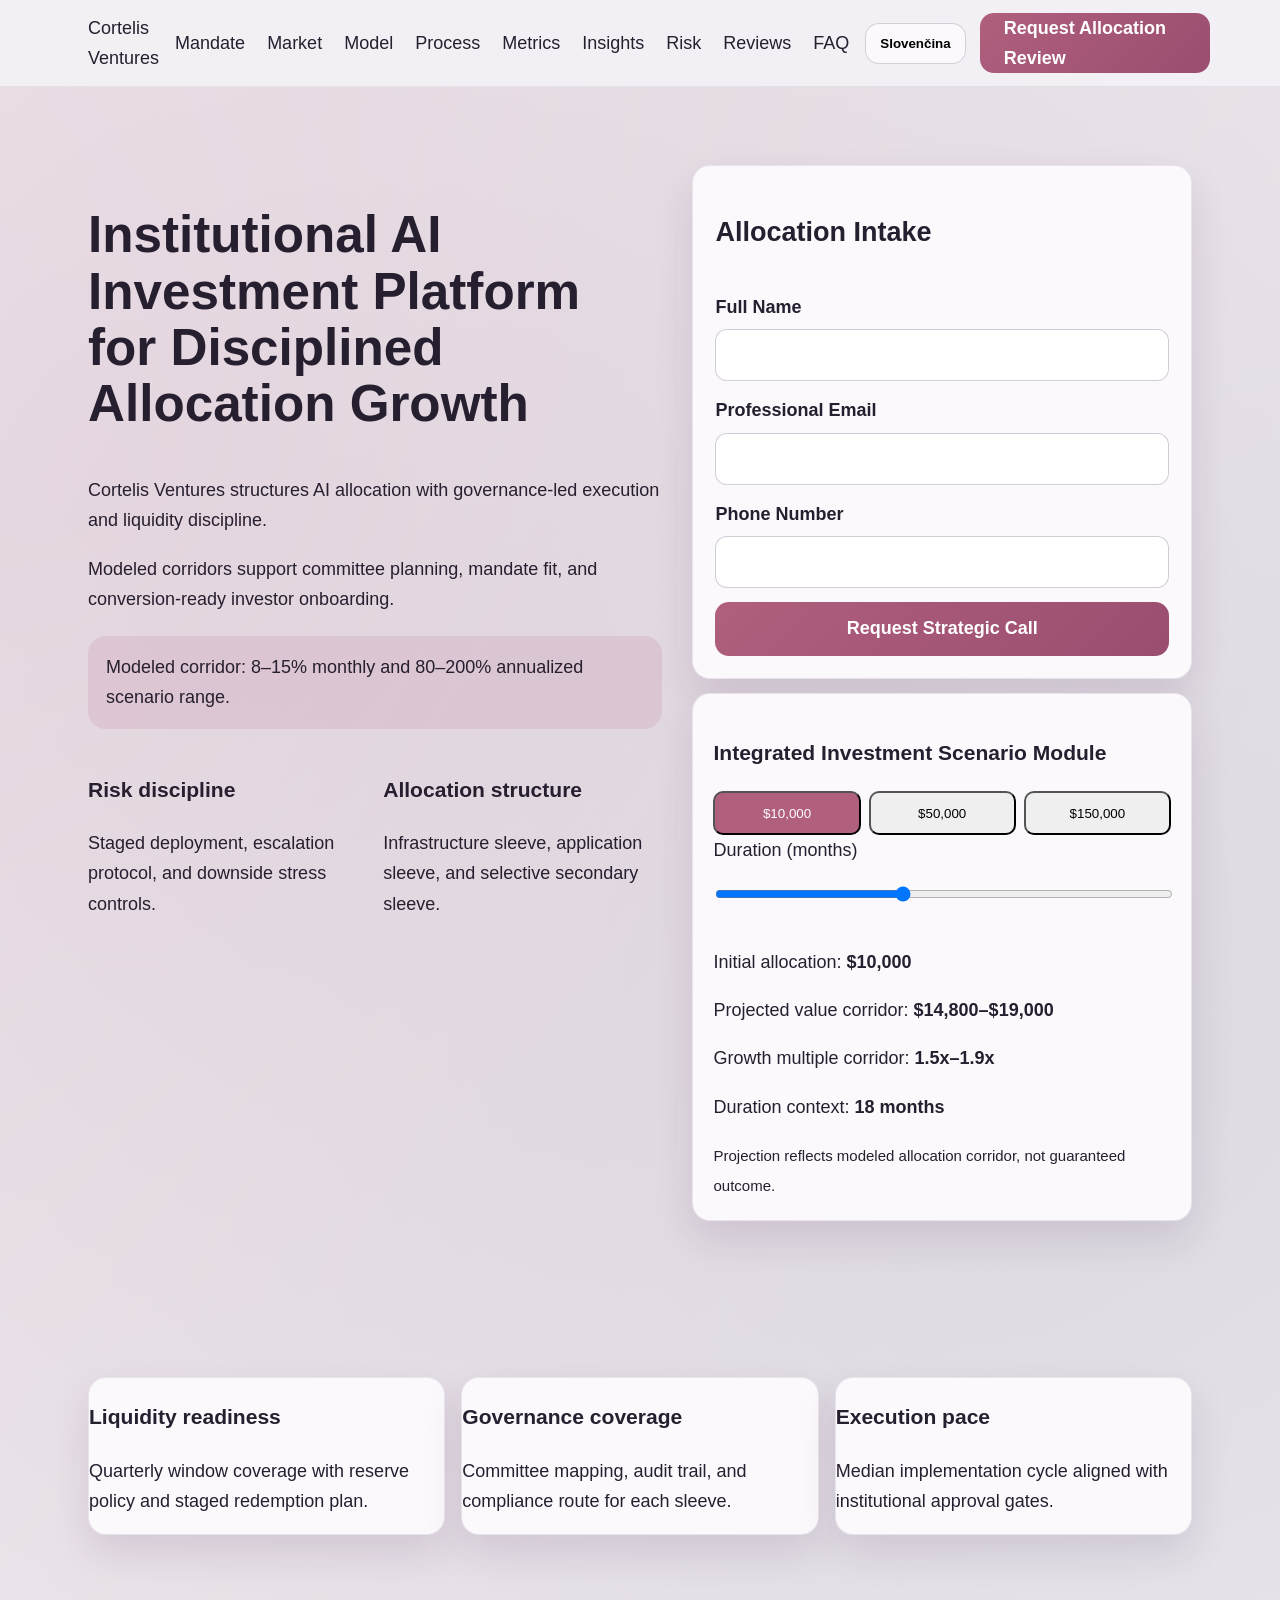
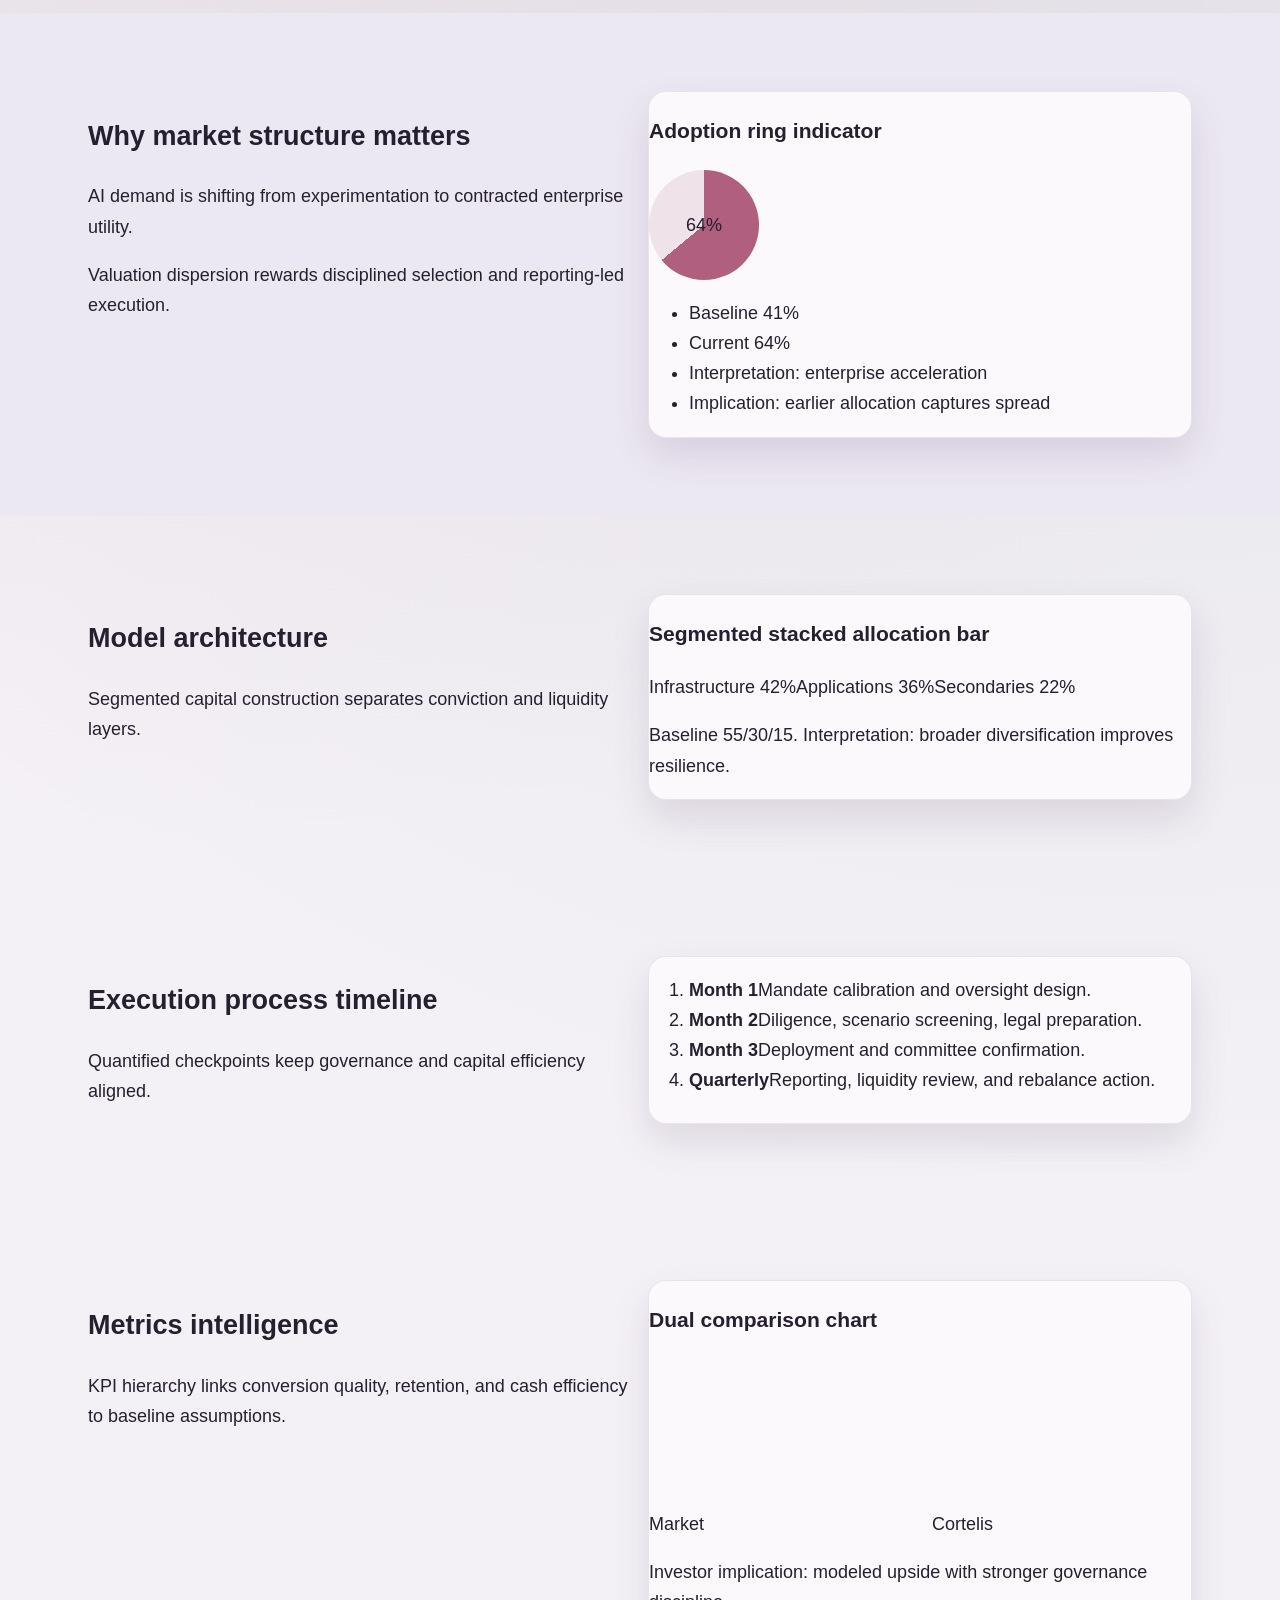
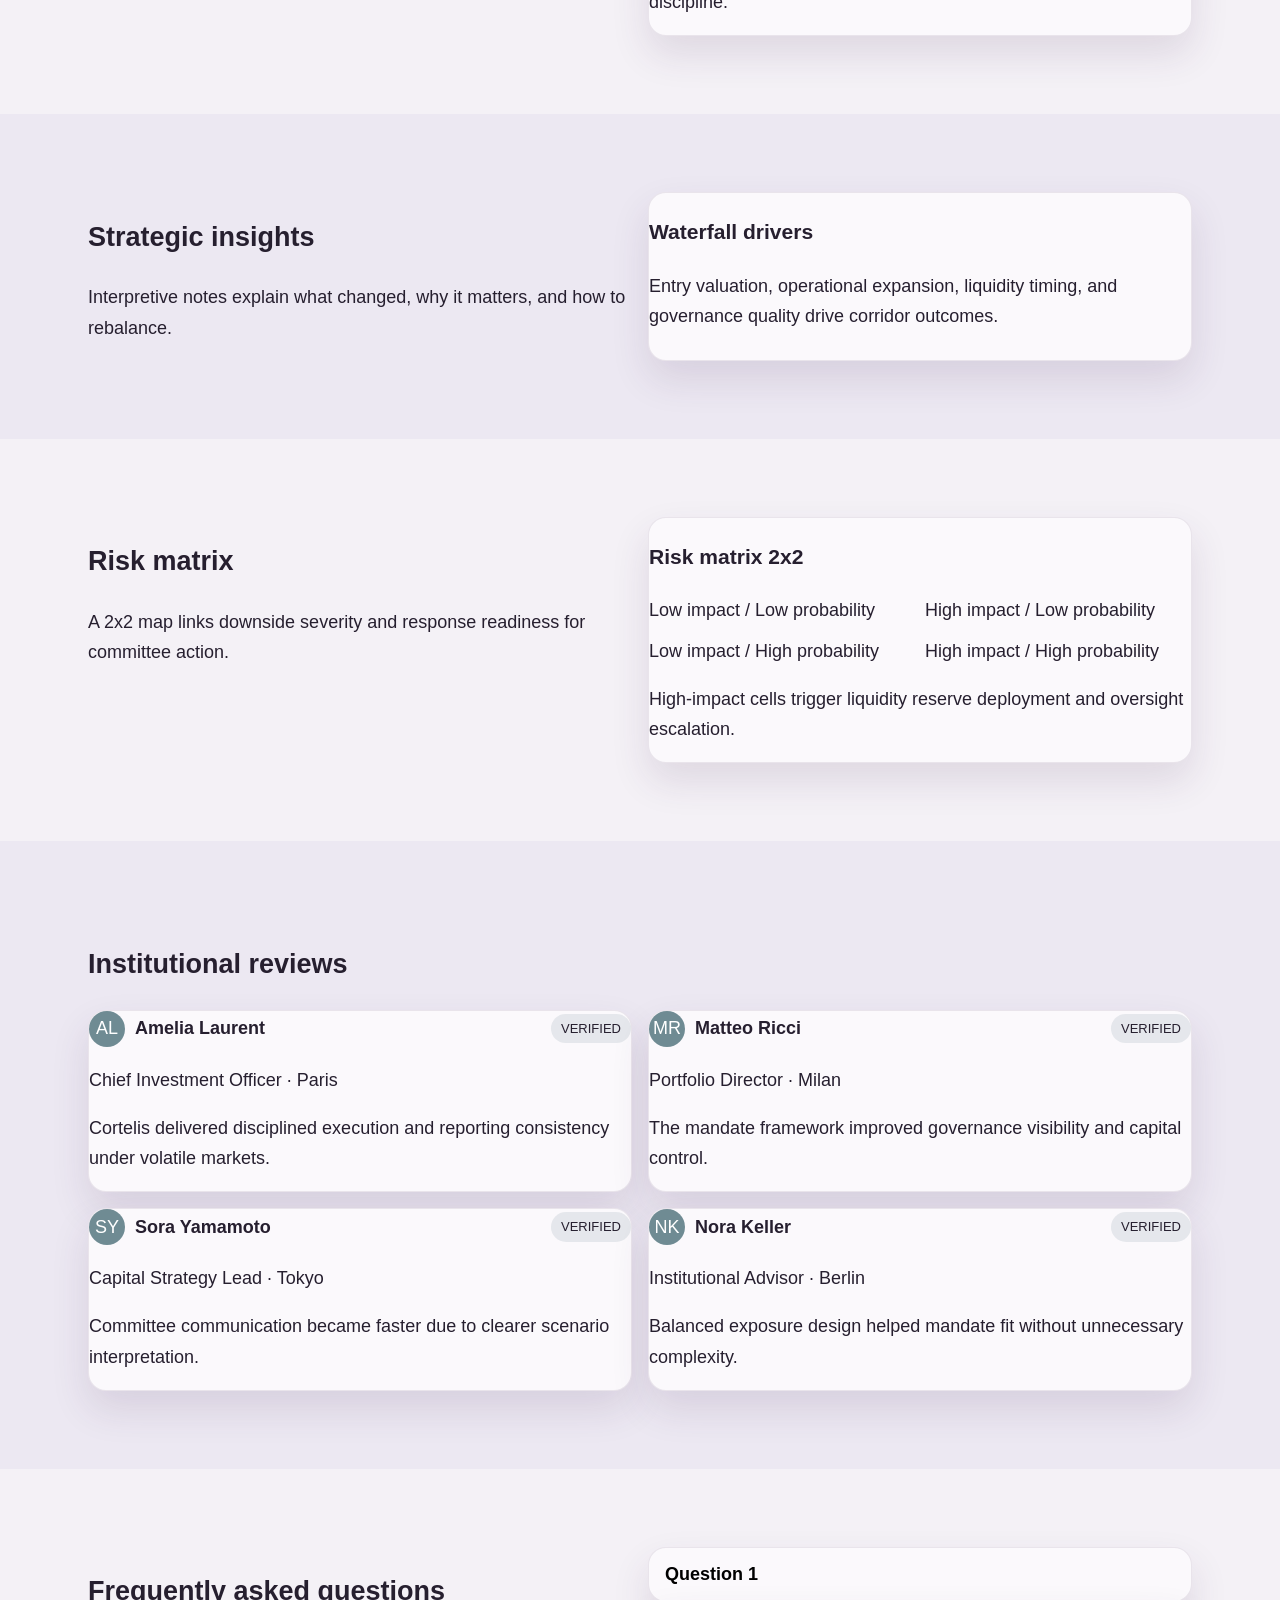
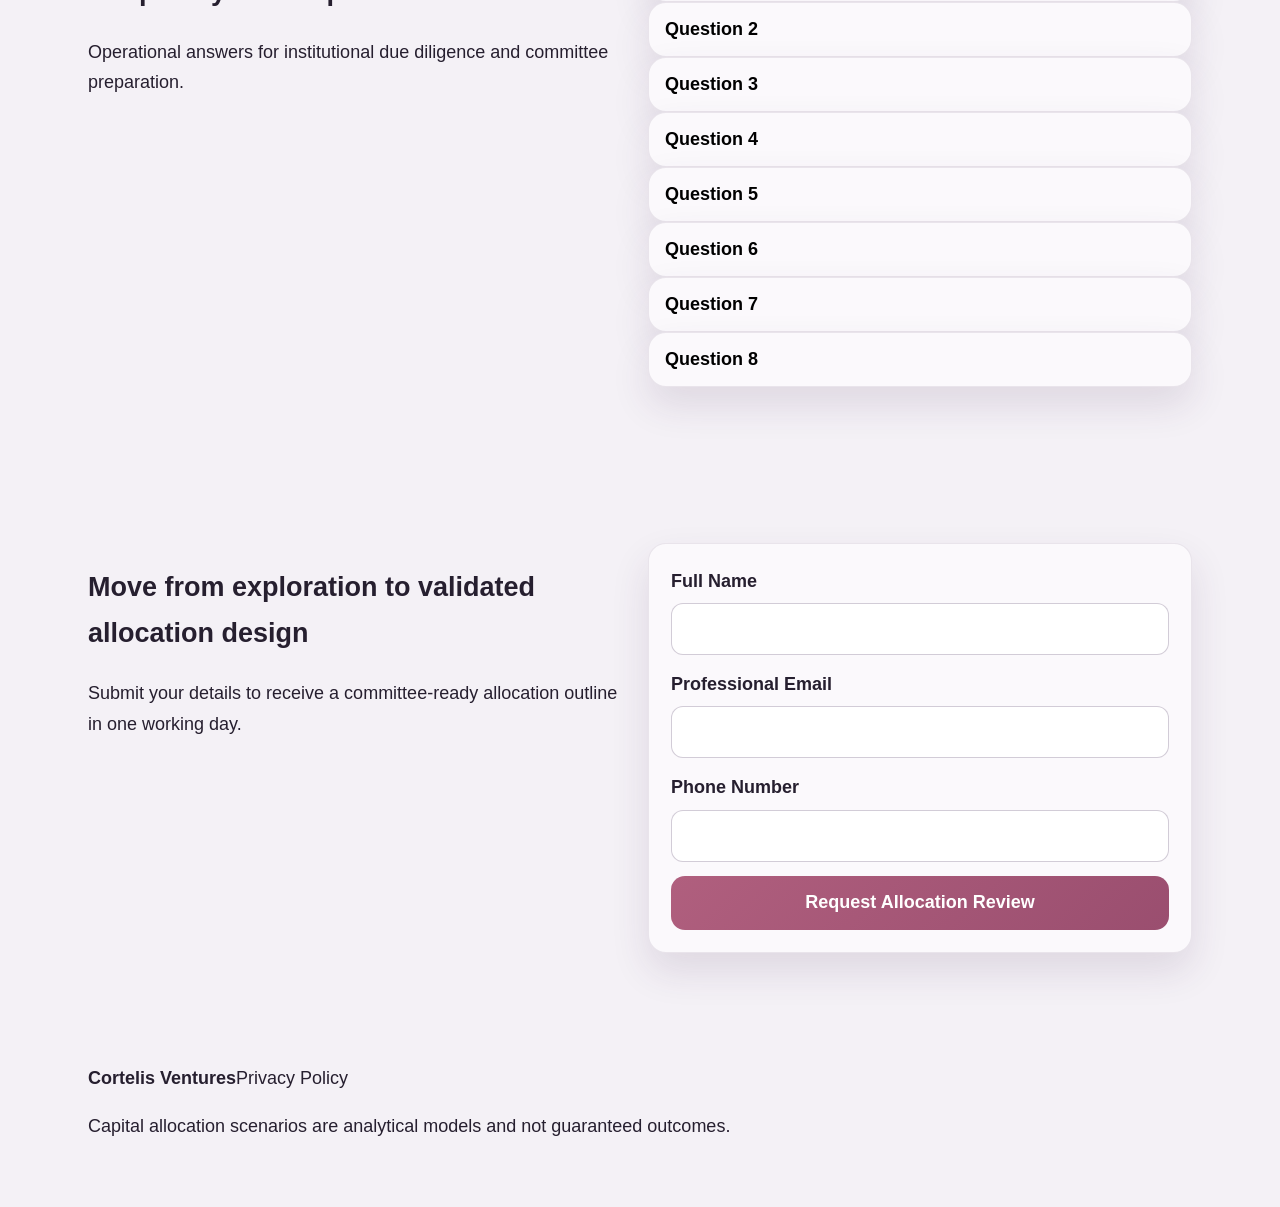
<file: sk/index.html>
<!doctype html>
<html lang="sk">
<head>
  <meta charset="utf-8">
  <meta name="viewport" content="width=device-width,initial-scale=1">
  <title>Cortelis Ventures | Slovenčina</title>
  <meta name="description" content="Cortelis Ventures institutional AI allocation platform.">
  <link rel="canonical" href="https://cortelisventures.com/sk/index.html">
  <link rel="alternate" hreflang="en" href="https://cortelisventures.com/index.html">
  <link rel="alternate" hreflang="de" href="https://cortelisventures.com/de/index.html">
  <link rel="alternate" hreflang="fr" href="https://cortelisventures.com/fr/index.html">
  <link rel="alternate" hreflang="es" href="https://cortelisventures.com/es/index.html">
  <link rel="alternate" hreflang="it" href="https://cortelisventures.com/it/index.html">
  <link rel="alternate" hreflang="tr" href="https://cortelisventures.com/tr/index.html">
  <link rel="alternate" hreflang="pt" href="https://cortelisventures.com/pt/index.html">
  <link rel="alternate" hreflang="ja" href="https://cortelisventures.com/jp/index.html">
  <link rel="alternate" hreflang="sk" href="https://cortelisventures.com/sk/index.html">
  <link rel="alternate" hreflang="nl-BE" href="https://cortelisventures.com/be/index.html">
  <meta property="og:title" content="Cortelis Ventures">
  <meta property="og:description" content="Institutional AI investment narrative platform">
  <meta property="og:type" content="website">
  <meta name="twitter:card" content="summary_large_image">
  <link rel="stylesheet" href="../assets/style.css">
</head>
<body>
  <header class="site-header">
    <div class="container header-row">
      <a class="brand" href="../index.html">Cortelis Ventures</a>
      <nav class="main-nav" aria-label="Primary navigation">
        <a href="#mandate">Mandate</a>
        <a href="#market">Market</a>
        <a href="#model">Model</a>
        <a href="#process">Process</a>
        <a href="#metrics">Metrics</a>
        <a href="#insights">Insights</a>
        <a href="#risk">Risk</a>
        <a href="#reviews">Reviews</a>
        <a href="#faq">FAQ</a>
      </nav>
      <div class="header-actions">
        <div class="lang-dropdown">
          <button class="lang-trigger" aria-expanded="false">Slovenčina</button>
          <div class="lang-menu">
                  <a href="../index.html" class="lang-item"><svg viewBox="0 0 24 16" aria-hidden="true"><rect width="24" height="16" fill="#ddd"/></svg><span>English</span></a>
                  <a href="../de/index.html" class="lang-item"><svg viewBox="0 0 24 16" aria-hidden="true"><rect width="24" height="16" fill="#ddd"/></svg><span>Deutsch</span></a>
                  <a href="../fr/index.html" class="lang-item"><svg viewBox="0 0 24 16" aria-hidden="true"><rect width="24" height="16" fill="#ddd"/></svg><span>Français</span></a>
                  <a href="../es/index.html" class="lang-item"><svg viewBox="0 0 24 16" aria-hidden="true"><rect width="24" height="16" fill="#ddd"/></svg><span>Español</span></a>
                  <a href="../it/index.html" class="lang-item"><svg viewBox="0 0 24 16" aria-hidden="true"><rect width="24" height="16" fill="#ddd"/></svg><span>Italiano</span></a>
                  <a href="../tr/index.html" class="lang-item"><svg viewBox="0 0 24 16" aria-hidden="true"><rect width="24" height="16" fill="#ddd"/></svg><span>Türkçe</span></a>
                  <a href="../pt/index.html" class="lang-item"><svg viewBox="0 0 24 16" aria-hidden="true"><rect width="24" height="16" fill="#ddd"/></svg><span>Português</span></a>
                  <a href="../jp/index.html" class="lang-item"><svg viewBox="0 0 24 16" aria-hidden="true"><rect width="24" height="16" fill="#ddd"/></svg><span>日本語</span></a>
                  <a href="../sk/index.html" class="lang-item"><svg viewBox="0 0 24 16" aria-hidden="true"><rect width="24" height="16" fill="#ddd"/></svg><span>Slovenčina</span></a>
                  <a href="../be/index.html" class="lang-item"><svg viewBox="0 0 24 16" aria-hidden="true"><rect width="24" height="16" fill="#ddd"/></svg><span>Belgium</span></a>
          </div>
        </div>
        <a class="btn btn-primary" href="#final-form">Request Allocation Review</a>
        <button class="burger" aria-label="Open menu"><span></span><span></span><span></span></button>
      </div>
    </div>
  </header>

  <div class="mobile-drawer" aria-hidden="true">
    <div class="drawer-panel">
      <button class="drawer-close" aria-label="Close menu">×</button>
      <nav class="drawer-nav">
              <a href="../index.html">English</a>
              <a href="../de/index.html">Deutsch</a>
              <a href="../fr/index.html">Français</a>
              <a href="../es/index.html">Español</a>
              <a href="../it/index.html">Italiano</a>
              <a href="../tr/index.html">Türkçe</a>
              <a href="../pt/index.html">Português</a>
              <a href="../jp/index.html">日本語</a>
              <a href="../sk/index.html">Slovenčina</a>
              <a href="../be/index.html">Belgium</a>
        <a href="#mandate">Mandate</a>
        <a href="#market">Market</a>
        <a href="#model">Model</a>
        <a href="#process">Process</a>
        <a href="#metrics">Metrics</a>
        <a href="#insights">Insights</a>
        <a href="#risk">Risk</a>
        <a href="#reviews">Reviews</a>
        <a href="#faq">FAQ</a>
      </nav>
      <a class="btn btn-primary" href="#final-form">Request Allocation Review</a>
    </div>
  </div>

  <main>
    <section class="hero section">
      <div class="container hero-grid">
        <div>
          <h1>Institutional AI Investment Platform for Disciplined Allocation Growth</h1>
          <p>Cortelis Ventures structures AI allocation with governance-led execution and liquidity discipline.</p>
          <p>Modeled corridors support committee planning, mandate fit, and conversion-ready investor onboarding.</p>
          <div class="highlight">Modeled corridor: 8–15% monthly and 80–200% annualized scenario range.</div>
          <div class="cards-two">
            <article><h3>Risk discipline</h3><p>Staged deployment, escalation protocol, and downside stress controls.</p></article>
            <article><h3>Allocation structure</h3><p>Infrastructure sleeve, application sleeve, and selective secondary sleeve.</p></article>
          </div>
        </div>
        <div>
          <form class="lead-form" aria-label="Hero form">
            <h2>Allocation Intake</h2>
            <label>Full Name<input type="text" required></label>
            <label>Professional Email<input type="email" required></label>
            <label>Phone Number<input type="tel" required></label>
            <button type="submit" class="btn btn-primary">Request Strategic Call</button>
          </form>
          <div class="calc-card" data-calculator>
            <h3>Integrated Investment Scenario Module</h3>
            <div class="segmented">
              <button class="seg active" data-amount="10000">$10,000</button>
              <button class="seg" data-amount="50000">$50,000</button>
              <button class="seg" data-amount="150000">$150,000</button>
            </div>
            <label>Duration (months)<input type="range" min="6" max="36" value="18" data-duration></label>
            <div class="result">
              <p>Initial allocation: <strong data-initial>$10,000</strong></p>
              <p>Projected value corridor: <strong data-range>$18,000–$35,000</strong></p>
              <p>Growth multiple corridor: <strong data-multiple>1.8x–3.5x</strong></p>
              <p>Duration context: <strong data-context>18 months</strong></p>
              <div class="mini-bars"><span style="height:32%"></span><span style="height:68%"></span></div>
              <small>Projection reflects modeled allocation corridor, not guaranteed outcome.</small>
            </div>
          </div>
        </div>
      </div>
    </section>

    <section class="kpi-strip section reveal" id="mandate"><div class="container split-3"><article class="kpi-card"><h3>Liquidity readiness</h3><p>Quarterly window coverage with reserve policy and staged redemption plan.</p></article><article class="kpi-card"><h3>Governance coverage</h3><p>Committee mapping, audit trail, and compliance route for each sleeve.</p></article><article class="kpi-card"><h3>Execution pace</h3><p>Median implementation cycle aligned with institutional approval gates.</p></article></div></section>
    <section class="section alt reveal" id="market"><div class="container two-col"><div><h2>Why market structure matters</h2><p>AI demand is shifting from experimentation to contracted enterprise utility.</p><p>Valuation dispersion rewards disciplined selection and reporting-led execution.</p></div><div class="visual ring-panel"><h3>Adoption ring indicator</h3><div class="ring-wrap"><div class="ring"><span>64%</span></div><ul><li>Baseline 41%</li><li>Current 64%</li><li>Interpretation: enterprise acceleration</li><li>Implication: earlier allocation captures spread</li></ul></div></div></div></section>
    <section class="section reveal" id="model"><div class="container two-col reverse"><div><h2>Model architecture</h2><p>Segmented capital construction separates conviction and liquidity layers.</p></div><div class="visual stacked-bar"><h3>Segmented stacked allocation bar</h3><div class="stack"><span style="width:42%">Infrastructure 42%</span><span style="width:36%">Applications 36%</span><span style="width:22%">Secondaries 22%</span></div><p>Baseline 55/30/15. Interpretation: broader diversification improves resilience.</p></div></div></section>
    <section class="section dark reveal" id="process"><div class="container two-col"><div><h2>Execution process timeline</h2><p>Quantified checkpoints keep governance and capital efficiency aligned.</p></div><div class="visual timeline"><ol><li><strong>Month 1</strong><span>Mandate calibration and oversight design.</span></li><li><strong>Month 2</strong><span>Diligence, scenario screening, legal preparation.</span></li><li><strong>Month 3</strong><span>Deployment and committee confirmation.</span></li><li><strong>Quarterly</strong><span>Reporting, liquidity review, and rebalance action.</span></li></ol></div></div></section>
    <section class="section reveal" id="metrics"><div class="container two-col"><div><h2>Metrics intelligence</h2><p>KPI hierarchy links conversion quality, retention, and cash efficiency to baseline assumptions.</p></div><div class="visual dual-chart"><h3>Dual comparison chart</h3><div class="chart"><div class="bars"><div><span>Market</span><em style="height:45%"></em></div><div><span>Cortelis</span><em style="height:74%"></em></div></div></div><p>Investor implication: modeled upside with stronger governance discipline.</p></div></div></section>
    <section class="section alt reveal" id="insights"><div class="container two-col reverse"><div><h2>Strategic insights</h2><p>Interpretive notes explain what changed, why it matters, and how to rebalance.</p></div><div class="visual"><h3>Waterfall drivers</h3><p>Entry valuation, operational expansion, liquidity timing, and governance quality drive corridor outcomes.</p></div></div></section>
    <section class="section reveal" id="risk"><div class="container two-col"><div><h2>Risk matrix</h2><p>A 2x2 map links downside severity and response readiness for committee action.</p></div><div class="visual matrix"><h3>Risk matrix 2x2</h3><div class="grid"><span>Low impact / Low probability</span><span>High impact / Low probability</span><span>Low impact / High probability</span><span>High impact / High probability</span></div><p>High-impact cells trigger liquidity reserve deployment and oversight escalation.</p></div></div></section>
    <section class="section alt reveal" id="reviews"><div class="container"><h2>Institutional reviews</h2><div class="reviews-grid"><article class="review-card"><div class="review-head"><span class="avatar">AL</span><strong>Amelia Laurent</strong><span class="badge">VERIFIED</span></div><p class="role">Chief Investment Officer · Paris</p><p>Cortelis delivered disciplined execution and reporting consistency under volatile markets.</p></article><article class="review-card"><div class="review-head"><span class="avatar">MR</span><strong>Matteo Ricci</strong><span class="badge">VERIFIED</span></div><p class="role">Portfolio Director · Milan</p><p>The mandate framework improved governance visibility and capital control.</p></article><article class="review-card"><div class="review-head"><span class="avatar">SY</span><strong>Sora Yamamoto</strong><span class="badge">VERIFIED</span></div><p class="role">Capital Strategy Lead · Tokyo</p><p>Committee communication became faster due to clearer scenario interpretation.</p></article><article class="review-card"><div class="review-head"><span class="avatar">NK</span><strong>Nora Keller</strong><span class="badge">VERIFIED</span></div><p class="role">Institutional Advisor · Berlin</p><p>Balanced exposure design helped mandate fit without unnecessary complexity.</p></article></div></div></section>
    <section class="section reveal" id="faq"><div class="container two-col"><div><h2>Frequently asked questions</h2><p>Operational answers for institutional due diligence and committee preparation.</p></div><div class="faq-list"><article class="faq-item"><button class="faq-q" aria-expanded="false">Question 1</button><div class="faq-a"><p>Structured answer on governance, liquidity, compliance, execution cadence, and reporting relevance.</p></div></article><article class="faq-item"><button class="faq-q" aria-expanded="false">Question 2</button><div class="faq-a"><p>Structured answer on governance, liquidity, compliance, execution cadence, and reporting relevance.</p></div></article><article class="faq-item"><button class="faq-q" aria-expanded="false">Question 3</button><div class="faq-a"><p>Structured answer on governance, liquidity, compliance, execution cadence, and reporting relevance.</p></div></article><article class="faq-item"><button class="faq-q" aria-expanded="false">Question 4</button><div class="faq-a"><p>Structured answer on governance, liquidity, compliance, execution cadence, and reporting relevance.</p></div></article><article class="faq-item"><button class="faq-q" aria-expanded="false">Question 5</button><div class="faq-a"><p>Structured answer on governance, liquidity, compliance, execution cadence, and reporting relevance.</p></div></article><article class="faq-item"><button class="faq-q" aria-expanded="false">Question 6</button><div class="faq-a"><p>Structured answer on governance, liquidity, compliance, execution cadence, and reporting relevance.</p></div></article><article class="faq-item"><button class="faq-q" aria-expanded="false">Question 7</button><div class="faq-a"><p>Structured answer on governance, liquidity, compliance, execution cadence, and reporting relevance.</p></div></article><article class="faq-item"><button class="faq-q" aria-expanded="false">Question 8</button><div class="faq-a"><p>Structured answer on governance, liquidity, compliance, execution cadence, and reporting relevance.</p></div></article></div></div></section>
    <section class="section final-cta reveal" id="final-form"><div class="container two-col"><div><h2>Move from exploration to validated allocation design</h2><p>Submit your details to receive a committee-ready allocation outline in one working day.</p></div><form class="lead-form" aria-label="Final form"><label>Full Name<input type="text" required></label><label>Professional Email<input type="email" required></label><label>Phone Number<input type="tel" required></label><button type="submit" class="btn btn-primary">Request Allocation Review</button></form></div></section>
  </main>

  <footer class="site-footer"><div class="container footer-row"><strong>Cortelis Ventures</strong><a href="#" data-open-privacy>Privacy Policy</a><p>Capital allocation scenarios are analytical models and not guaranteed outcomes.</p></div></footer>
  <div class="privacy-modal" aria-hidden="true"><div class="privacy-panel" role="dialog" aria-modal="true" aria-label="Privacy Policy"><button class="privacy-x" aria-label="Close">×</button><h2>Privacy Policy</h2><div class="privacy-content"><h3>Introduction</h3><p>We process contact details for mandate communication.</p><h3>Data collection</h3><p>We collect name, professional email, and phone number.</p><h3>Legal basis</h3><p>Processing supports pre-contractual communication and legitimate interest.</p><h3>Cookies</h3><p>Essential cookies support secure operation.</p><h3>Retention</h3><p>Data is retained for legal and operational periods.</p><h3>Third-party sharing</h3><p>Limited sharing with regulated service providers.</p><h3>Security</h3><p>Encryption, access controls, and audit logs are applied.</p><h3>User rights</h3><p>Access, correction, deletion, and portability can be requested.</p><h3>International transfers</h3><p>Transfers follow contractual safeguards.</p><h3>Industry risk disclosure</h3><p>Market volatility may lead to capital loss.</p><h3>Contact</h3><p>privacy@cortelisventures.com</p></div><div class="privacy-footer"><button class="btn btn-secondary" data-close-privacy>Close</button></div></div></div>
  <script type="application/ld+json">{"@context":"https://schema.org","@type":"Organization","name":"Cortelis Ventures"}</script>
  <script defer src="../assets/app.js"></script>
</body>
</html>
</file>
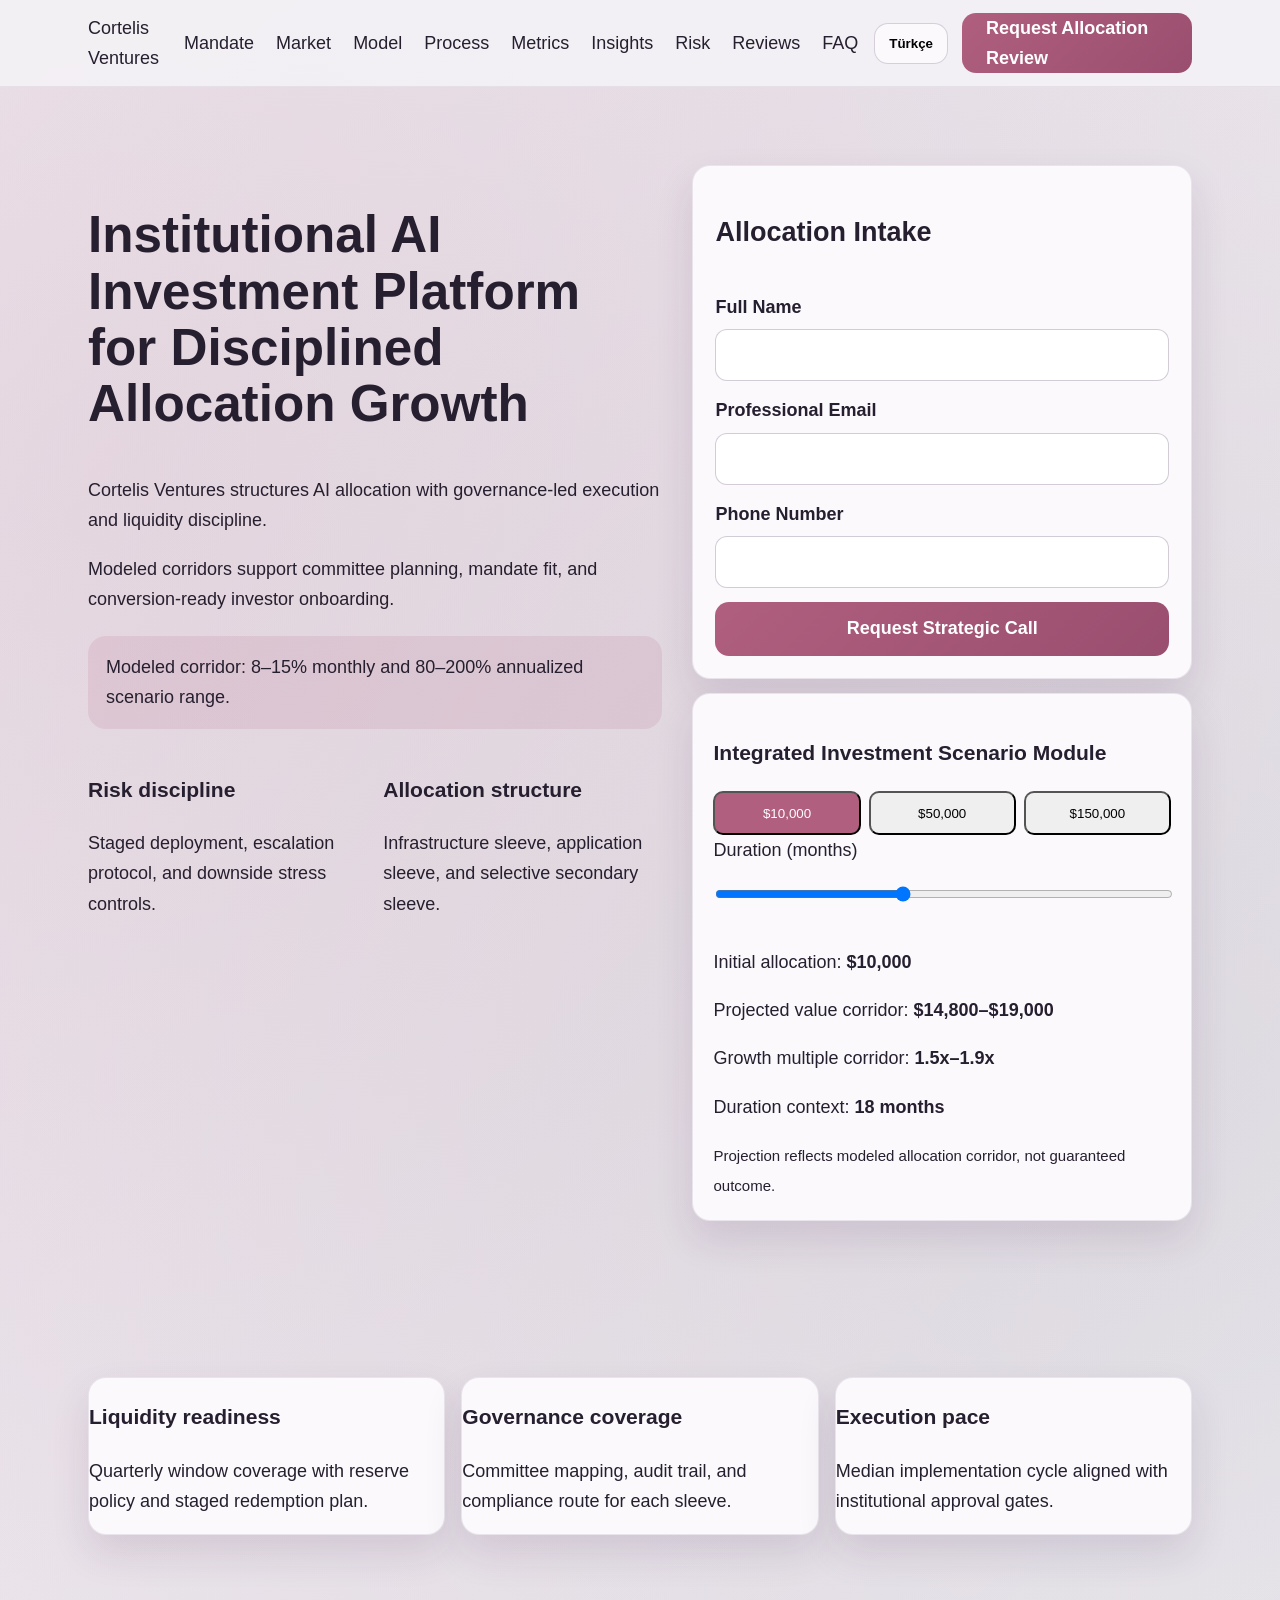
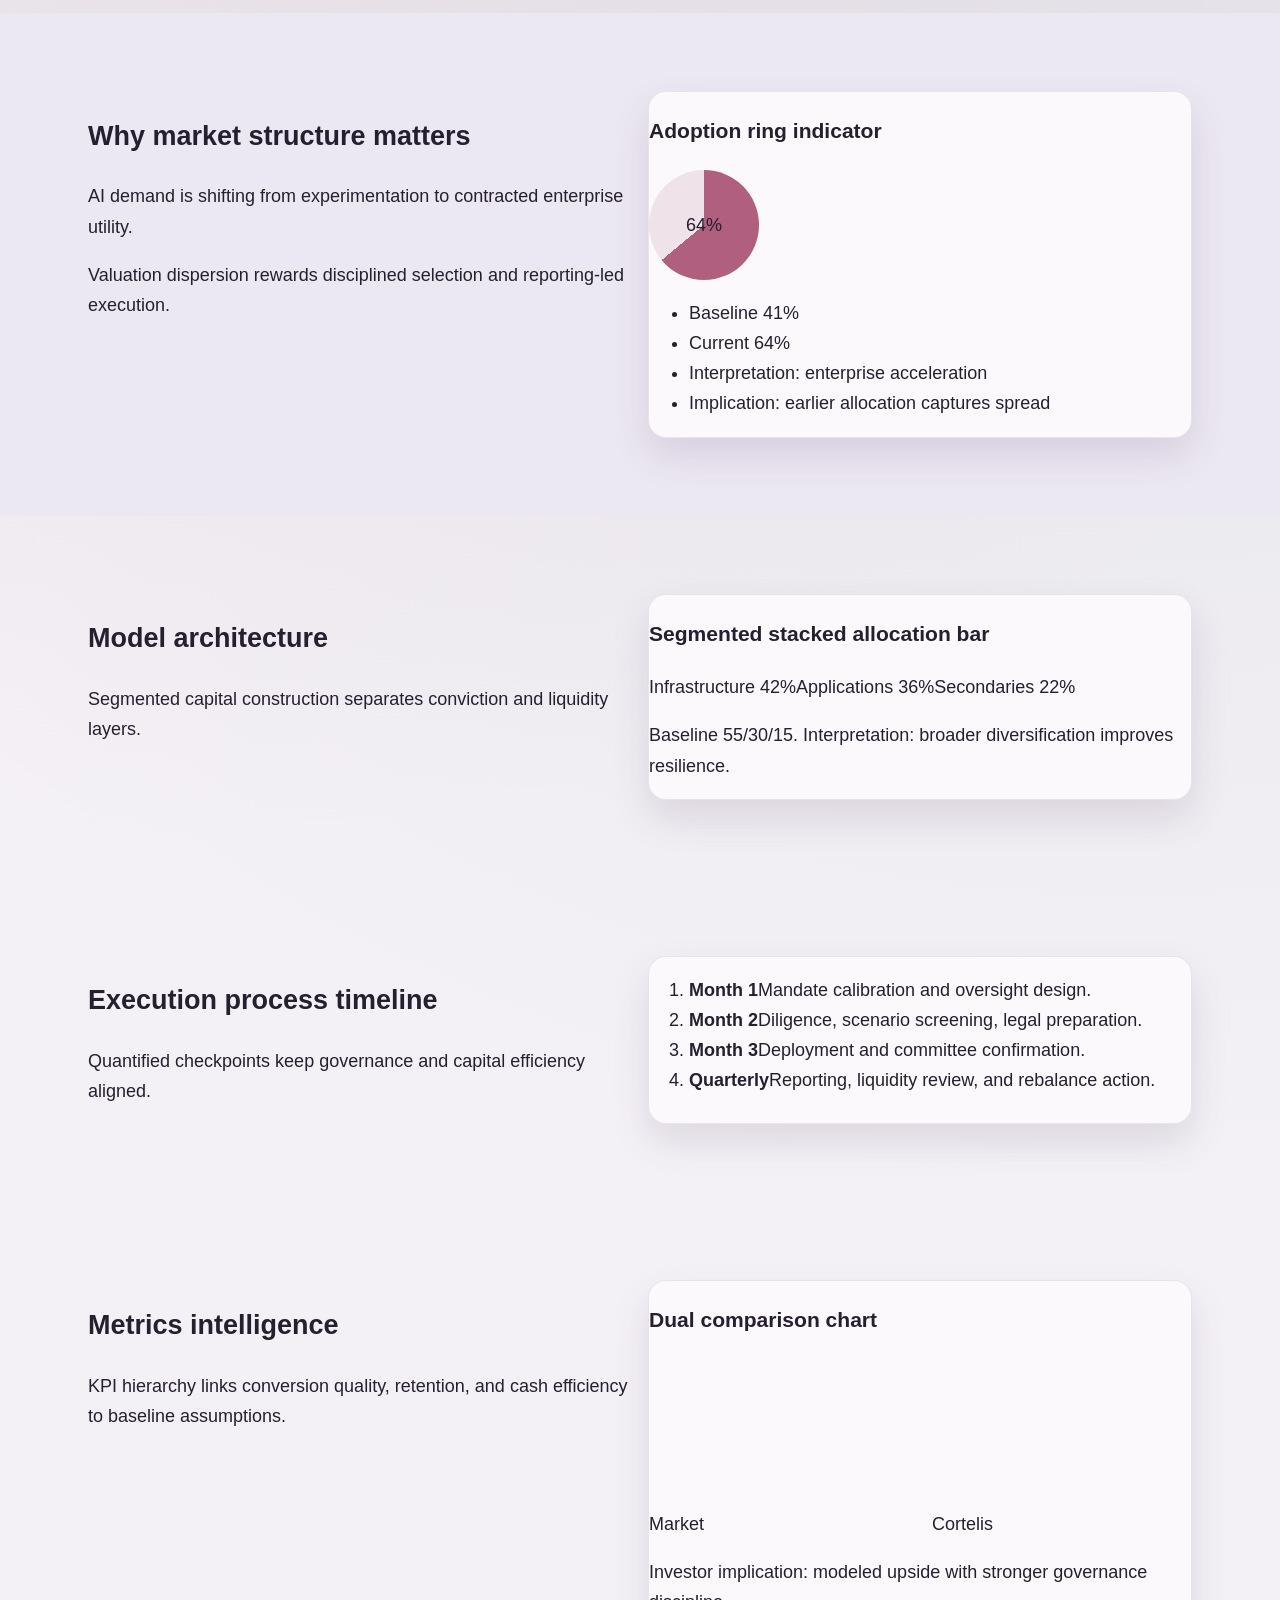
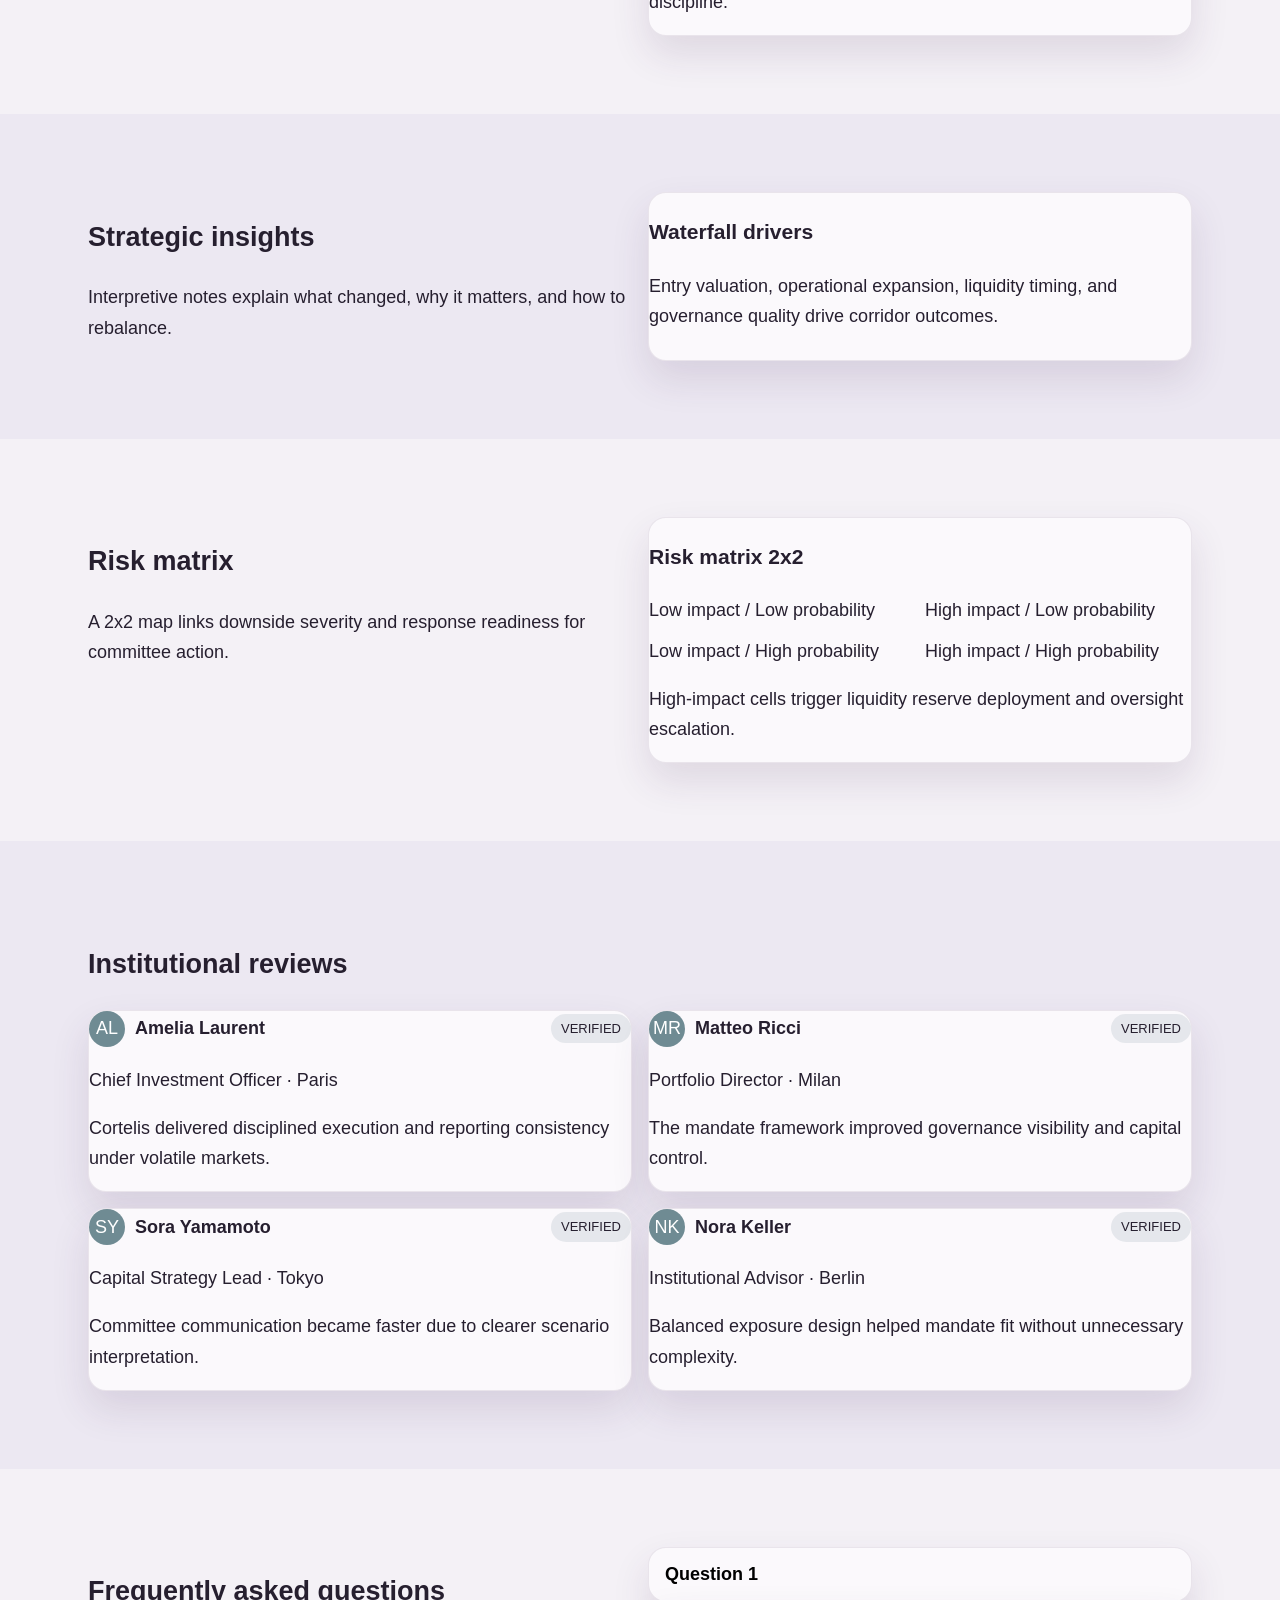
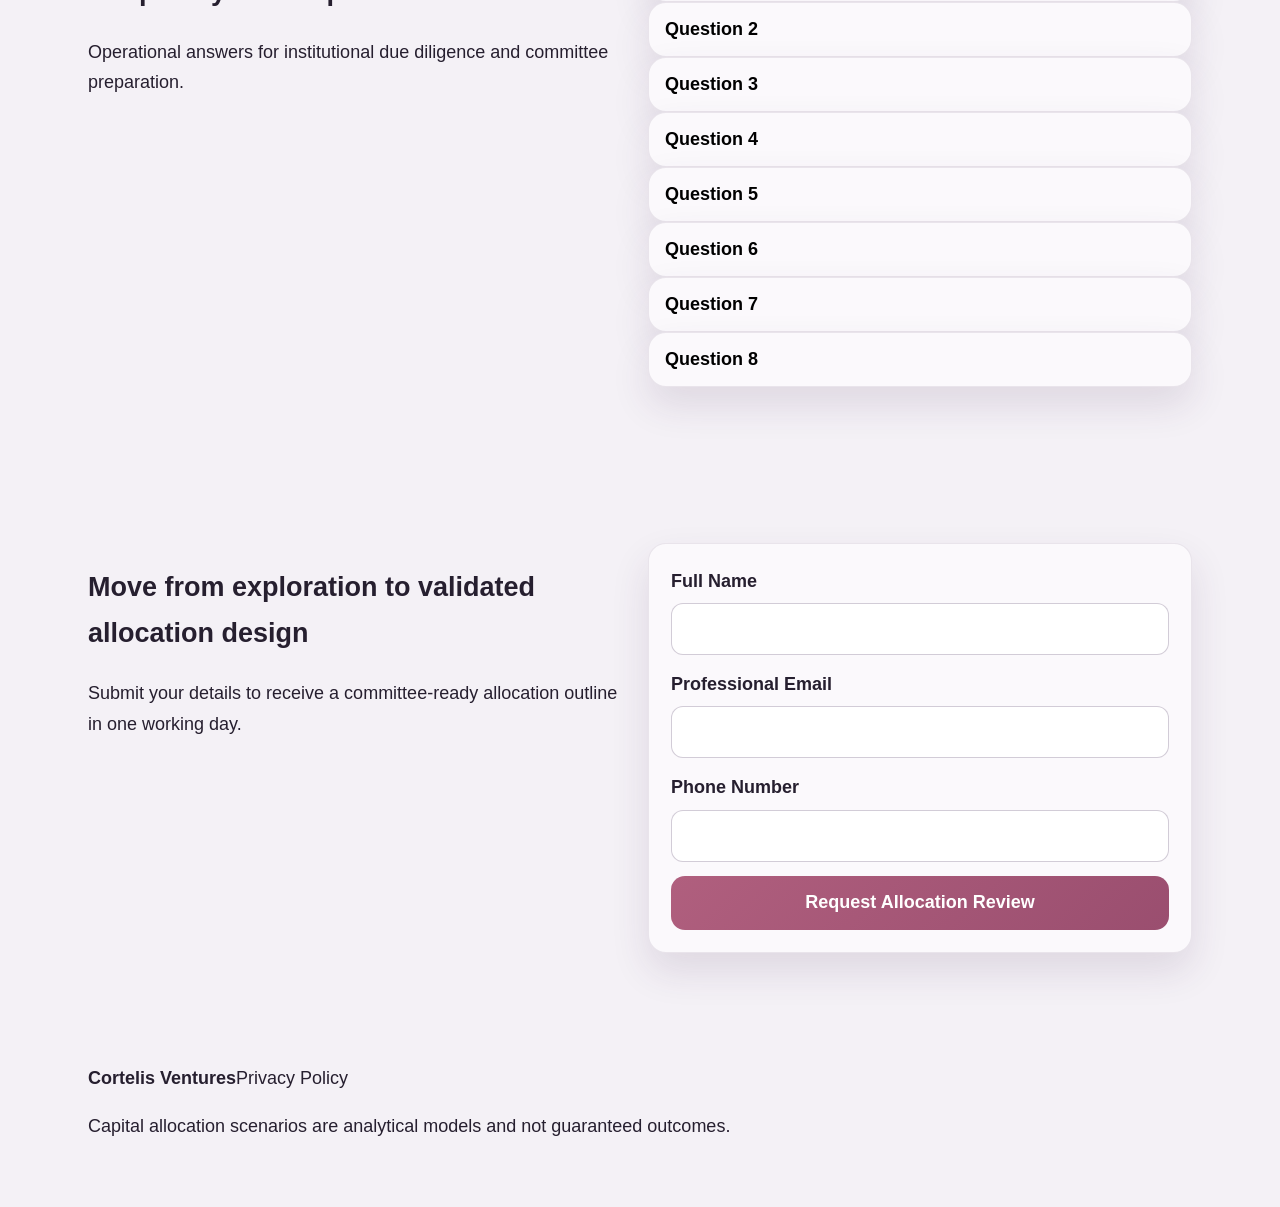
<file: tr/index.html>
<!doctype html>
<html lang="tr">
<head>
  <meta charset="utf-8">
  <meta name="viewport" content="width=device-width,initial-scale=1">
  <title>Cortelis Ventures | Türkçe</title>
  <meta name="description" content="Cortelis Ventures institutional AI allocation platform.">
  <link rel="canonical" href="https://cortelisventures.com/tr/index.html">
  <link rel="alternate" hreflang="en" href="https://cortelisventures.com/index.html">
  <link rel="alternate" hreflang="de" href="https://cortelisventures.com/de/index.html">
  <link rel="alternate" hreflang="fr" href="https://cortelisventures.com/fr/index.html">
  <link rel="alternate" hreflang="es" href="https://cortelisventures.com/es/index.html">
  <link rel="alternate" hreflang="it" href="https://cortelisventures.com/it/index.html">
  <link rel="alternate" hreflang="tr" href="https://cortelisventures.com/tr/index.html">
  <link rel="alternate" hreflang="pt" href="https://cortelisventures.com/pt/index.html">
  <link rel="alternate" hreflang="ja" href="https://cortelisventures.com/jp/index.html">
  <link rel="alternate" hreflang="sk" href="https://cortelisventures.com/sk/index.html">
  <link rel="alternate" hreflang="nl-BE" href="https://cortelisventures.com/be/index.html">
  <meta property="og:title" content="Cortelis Ventures">
  <meta property="og:description" content="Institutional AI investment narrative platform">
  <meta property="og:type" content="website">
  <meta name="twitter:card" content="summary_large_image">
  <link rel="stylesheet" href="../assets/style.css">
</head>
<body>
  <header class="site-header">
    <div class="container header-row">
      <a class="brand" href="../index.html">Cortelis Ventures</a>
      <nav class="main-nav" aria-label="Primary navigation">
        <a href="#mandate">Mandate</a>
        <a href="#market">Market</a>
        <a href="#model">Model</a>
        <a href="#process">Process</a>
        <a href="#metrics">Metrics</a>
        <a href="#insights">Insights</a>
        <a href="#risk">Risk</a>
        <a href="#reviews">Reviews</a>
        <a href="#faq">FAQ</a>
      </nav>
      <div class="header-actions">
        <div class="lang-dropdown">
          <button class="lang-trigger" aria-expanded="false">Türkçe</button>
          <div class="lang-menu">
                  <a href="../index.html" class="lang-item"><svg viewBox="0 0 24 16" aria-hidden="true"><rect width="24" height="16" fill="#ddd"/></svg><span>English</span></a>
                  <a href="../de/index.html" class="lang-item"><svg viewBox="0 0 24 16" aria-hidden="true"><rect width="24" height="16" fill="#ddd"/></svg><span>Deutsch</span></a>
                  <a href="../fr/index.html" class="lang-item"><svg viewBox="0 0 24 16" aria-hidden="true"><rect width="24" height="16" fill="#ddd"/></svg><span>Français</span></a>
                  <a href="../es/index.html" class="lang-item"><svg viewBox="0 0 24 16" aria-hidden="true"><rect width="24" height="16" fill="#ddd"/></svg><span>Español</span></a>
                  <a href="../it/index.html" class="lang-item"><svg viewBox="0 0 24 16" aria-hidden="true"><rect width="24" height="16" fill="#ddd"/></svg><span>Italiano</span></a>
                  <a href="../tr/index.html" class="lang-item"><svg viewBox="0 0 24 16" aria-hidden="true"><rect width="24" height="16" fill="#ddd"/></svg><span>Türkçe</span></a>
                  <a href="../pt/index.html" class="lang-item"><svg viewBox="0 0 24 16" aria-hidden="true"><rect width="24" height="16" fill="#ddd"/></svg><span>Português</span></a>
                  <a href="../jp/index.html" class="lang-item"><svg viewBox="0 0 24 16" aria-hidden="true"><rect width="24" height="16" fill="#ddd"/></svg><span>日本語</span></a>
                  <a href="../sk/index.html" class="lang-item"><svg viewBox="0 0 24 16" aria-hidden="true"><rect width="24" height="16" fill="#ddd"/></svg><span>Slovenčina</span></a>
                  <a href="../be/index.html" class="lang-item"><svg viewBox="0 0 24 16" aria-hidden="true"><rect width="24" height="16" fill="#ddd"/></svg><span>Belgium</span></a>
          </div>
        </div>
        <a class="btn btn-primary" href="#final-form">Request Allocation Review</a>
        <button class="burger" aria-label="Open menu"><span></span><span></span><span></span></button>
      </div>
    </div>
  </header>

  <div class="mobile-drawer" aria-hidden="true">
    <div class="drawer-panel">
      <button class="drawer-close" aria-label="Close menu">×</button>
      <nav class="drawer-nav">
              <a href="../index.html">English</a>
              <a href="../de/index.html">Deutsch</a>
              <a href="../fr/index.html">Français</a>
              <a href="../es/index.html">Español</a>
              <a href="../it/index.html">Italiano</a>
              <a href="../tr/index.html">Türkçe</a>
              <a href="../pt/index.html">Português</a>
              <a href="../jp/index.html">日本語</a>
              <a href="../sk/index.html">Slovenčina</a>
              <a href="../be/index.html">Belgium</a>
        <a href="#mandate">Mandate</a>
        <a href="#market">Market</a>
        <a href="#model">Model</a>
        <a href="#process">Process</a>
        <a href="#metrics">Metrics</a>
        <a href="#insights">Insights</a>
        <a href="#risk">Risk</a>
        <a href="#reviews">Reviews</a>
        <a href="#faq">FAQ</a>
      </nav>
      <a class="btn btn-primary" href="#final-form">Request Allocation Review</a>
    </div>
  </div>

  <main>
    <section class="hero section">
      <div class="container hero-grid">
        <div>
          <h1>Institutional AI Investment Platform for Disciplined Allocation Growth</h1>
          <p>Cortelis Ventures structures AI allocation with governance-led execution and liquidity discipline.</p>
          <p>Modeled corridors support committee planning, mandate fit, and conversion-ready investor onboarding.</p>
          <div class="highlight">Modeled corridor: 8–15% monthly and 80–200% annualized scenario range.</div>
          <div class="cards-two">
            <article><h3>Risk discipline</h3><p>Staged deployment, escalation protocol, and downside stress controls.</p></article>
            <article><h3>Allocation structure</h3><p>Infrastructure sleeve, application sleeve, and selective secondary sleeve.</p></article>
          </div>
        </div>
        <div>
          <form class="lead-form" aria-label="Hero form">
            <h2>Allocation Intake</h2>
            <label>Full Name<input type="text" required></label>
            <label>Professional Email<input type="email" required></label>
            <label>Phone Number<input type="tel" required></label>
            <button type="submit" class="btn btn-primary">Request Strategic Call</button>
          </form>
          <div class="calc-card" data-calculator>
            <h3>Integrated Investment Scenario Module</h3>
            <div class="segmented">
              <button class="seg active" data-amount="10000">$10,000</button>
              <button class="seg" data-amount="50000">$50,000</button>
              <button class="seg" data-amount="150000">$150,000</button>
            </div>
            <label>Duration (months)<input type="range" min="6" max="36" value="18" data-duration></label>
            <div class="result">
              <p>Initial allocation: <strong data-initial>$10,000</strong></p>
              <p>Projected value corridor: <strong data-range>$18,000–$35,000</strong></p>
              <p>Growth multiple corridor: <strong data-multiple>1.8x–3.5x</strong></p>
              <p>Duration context: <strong data-context>18 months</strong></p>
              <div class="mini-bars"><span style="height:32%"></span><span style="height:68%"></span></div>
              <small>Projection reflects modeled allocation corridor, not guaranteed outcome.</small>
            </div>
          </div>
        </div>
      </div>
    </section>

    <section class="kpi-strip section reveal" id="mandate"><div class="container split-3"><article class="kpi-card"><h3>Liquidity readiness</h3><p>Quarterly window coverage with reserve policy and staged redemption plan.</p></article><article class="kpi-card"><h3>Governance coverage</h3><p>Committee mapping, audit trail, and compliance route for each sleeve.</p></article><article class="kpi-card"><h3>Execution pace</h3><p>Median implementation cycle aligned with institutional approval gates.</p></article></div></section>
    <section class="section alt reveal" id="market"><div class="container two-col"><div><h2>Why market structure matters</h2><p>AI demand is shifting from experimentation to contracted enterprise utility.</p><p>Valuation dispersion rewards disciplined selection and reporting-led execution.</p></div><div class="visual ring-panel"><h3>Adoption ring indicator</h3><div class="ring-wrap"><div class="ring"><span>64%</span></div><ul><li>Baseline 41%</li><li>Current 64%</li><li>Interpretation: enterprise acceleration</li><li>Implication: earlier allocation captures spread</li></ul></div></div></div></section>
    <section class="section reveal" id="model"><div class="container two-col reverse"><div><h2>Model architecture</h2><p>Segmented capital construction separates conviction and liquidity layers.</p></div><div class="visual stacked-bar"><h3>Segmented stacked allocation bar</h3><div class="stack"><span style="width:42%">Infrastructure 42%</span><span style="width:36%">Applications 36%</span><span style="width:22%">Secondaries 22%</span></div><p>Baseline 55/30/15. Interpretation: broader diversification improves resilience.</p></div></div></section>
    <section class="section dark reveal" id="process"><div class="container two-col"><div><h2>Execution process timeline</h2><p>Quantified checkpoints keep governance and capital efficiency aligned.</p></div><div class="visual timeline"><ol><li><strong>Month 1</strong><span>Mandate calibration and oversight design.</span></li><li><strong>Month 2</strong><span>Diligence, scenario screening, legal preparation.</span></li><li><strong>Month 3</strong><span>Deployment and committee confirmation.</span></li><li><strong>Quarterly</strong><span>Reporting, liquidity review, and rebalance action.</span></li></ol></div></div></section>
    <section class="section reveal" id="metrics"><div class="container two-col"><div><h2>Metrics intelligence</h2><p>KPI hierarchy links conversion quality, retention, and cash efficiency to baseline assumptions.</p></div><div class="visual dual-chart"><h3>Dual comparison chart</h3><div class="chart"><div class="bars"><div><span>Market</span><em style="height:45%"></em></div><div><span>Cortelis</span><em style="height:74%"></em></div></div></div><p>Investor implication: modeled upside with stronger governance discipline.</p></div></div></section>
    <section class="section alt reveal" id="insights"><div class="container two-col reverse"><div><h2>Strategic insights</h2><p>Interpretive notes explain what changed, why it matters, and how to rebalance.</p></div><div class="visual"><h3>Waterfall drivers</h3><p>Entry valuation, operational expansion, liquidity timing, and governance quality drive corridor outcomes.</p></div></div></section>
    <section class="section reveal" id="risk"><div class="container two-col"><div><h2>Risk matrix</h2><p>A 2x2 map links downside severity and response readiness for committee action.</p></div><div class="visual matrix"><h3>Risk matrix 2x2</h3><div class="grid"><span>Low impact / Low probability</span><span>High impact / Low probability</span><span>Low impact / High probability</span><span>High impact / High probability</span></div><p>High-impact cells trigger liquidity reserve deployment and oversight escalation.</p></div></div></section>
    <section class="section alt reveal" id="reviews"><div class="container"><h2>Institutional reviews</h2><div class="reviews-grid"><article class="review-card"><div class="review-head"><span class="avatar">AL</span><strong>Amelia Laurent</strong><span class="badge">VERIFIED</span></div><p class="role">Chief Investment Officer · Paris</p><p>Cortelis delivered disciplined execution and reporting consistency under volatile markets.</p></article><article class="review-card"><div class="review-head"><span class="avatar">MR</span><strong>Matteo Ricci</strong><span class="badge">VERIFIED</span></div><p class="role">Portfolio Director · Milan</p><p>The mandate framework improved governance visibility and capital control.</p></article><article class="review-card"><div class="review-head"><span class="avatar">SY</span><strong>Sora Yamamoto</strong><span class="badge">VERIFIED</span></div><p class="role">Capital Strategy Lead · Tokyo</p><p>Committee communication became faster due to clearer scenario interpretation.</p></article><article class="review-card"><div class="review-head"><span class="avatar">NK</span><strong>Nora Keller</strong><span class="badge">VERIFIED</span></div><p class="role">Institutional Advisor · Berlin</p><p>Balanced exposure design helped mandate fit without unnecessary complexity.</p></article></div></div></section>
    <section class="section reveal" id="faq"><div class="container two-col"><div><h2>Frequently asked questions</h2><p>Operational answers for institutional due diligence and committee preparation.</p></div><div class="faq-list"><article class="faq-item"><button class="faq-q" aria-expanded="false">Question 1</button><div class="faq-a"><p>Structured answer on governance, liquidity, compliance, execution cadence, and reporting relevance.</p></div></article><article class="faq-item"><button class="faq-q" aria-expanded="false">Question 2</button><div class="faq-a"><p>Structured answer on governance, liquidity, compliance, execution cadence, and reporting relevance.</p></div></article><article class="faq-item"><button class="faq-q" aria-expanded="false">Question 3</button><div class="faq-a"><p>Structured answer on governance, liquidity, compliance, execution cadence, and reporting relevance.</p></div></article><article class="faq-item"><button class="faq-q" aria-expanded="false">Question 4</button><div class="faq-a"><p>Structured answer on governance, liquidity, compliance, execution cadence, and reporting relevance.</p></div></article><article class="faq-item"><button class="faq-q" aria-expanded="false">Question 5</button><div class="faq-a"><p>Structured answer on governance, liquidity, compliance, execution cadence, and reporting relevance.</p></div></article><article class="faq-item"><button class="faq-q" aria-expanded="false">Question 6</button><div class="faq-a"><p>Structured answer on governance, liquidity, compliance, execution cadence, and reporting relevance.</p></div></article><article class="faq-item"><button class="faq-q" aria-expanded="false">Question 7</button><div class="faq-a"><p>Structured answer on governance, liquidity, compliance, execution cadence, and reporting relevance.</p></div></article><article class="faq-item"><button class="faq-q" aria-expanded="false">Question 8</button><div class="faq-a"><p>Structured answer on governance, liquidity, compliance, execution cadence, and reporting relevance.</p></div></article></div></div></section>
    <section class="section final-cta reveal" id="final-form"><div class="container two-col"><div><h2>Move from exploration to validated allocation design</h2><p>Submit your details to receive a committee-ready allocation outline in one working day.</p></div><form class="lead-form" aria-label="Final form"><label>Full Name<input type="text" required></label><label>Professional Email<input type="email" required></label><label>Phone Number<input type="tel" required></label><button type="submit" class="btn btn-primary">Request Allocation Review</button></form></div></section>
  </main>

  <footer class="site-footer"><div class="container footer-row"><strong>Cortelis Ventures</strong><a href="#" data-open-privacy>Privacy Policy</a><p>Capital allocation scenarios are analytical models and not guaranteed outcomes.</p></div></footer>
  <div class="privacy-modal" aria-hidden="true"><div class="privacy-panel" role="dialog" aria-modal="true" aria-label="Privacy Policy"><button class="privacy-x" aria-label="Close">×</button><h2>Privacy Policy</h2><div class="privacy-content"><h3>Introduction</h3><p>We process contact details for mandate communication.</p><h3>Data collection</h3><p>We collect name, professional email, and phone number.</p><h3>Legal basis</h3><p>Processing supports pre-contractual communication and legitimate interest.</p><h3>Cookies</h3><p>Essential cookies support secure operation.</p><h3>Retention</h3><p>Data is retained for legal and operational periods.</p><h3>Third-party sharing</h3><p>Limited sharing with regulated service providers.</p><h3>Security</h3><p>Encryption, access controls, and audit logs are applied.</p><h3>User rights</h3><p>Access, correction, deletion, and portability can be requested.</p><h3>International transfers</h3><p>Transfers follow contractual safeguards.</p><h3>Industry risk disclosure</h3><p>Market volatility may lead to capital loss.</p><h3>Contact</h3><p>privacy@cortelisventures.com</p></div><div class="privacy-footer"><button class="btn btn-secondary" data-close-privacy>Close</button></div></div></div>
  <script type="application/ld+json">{"@context":"https://schema.org","@type":"Organization","name":"Cortelis Ventures"}</script>
  <script defer src="../assets/app.js"></script>
</body>
</html>
</file>
<file: assets/style.css>
:root { --bg:#f4f1f6;--bg-alt:#ece8f2;--panel:#fbf9fc;--text:#261f2f;--muted:#655a72;--accent:#b05f7e;--accent-2:#6f8b93;--deep:#2f213f;--radius:18px;--shadow:0 18px 38px rgba(63,34,84,.12);}*{box-sizing:border-box;}html,body{margin:0;padding:0;}body{font-family:Inter,Segoe UI,sans-serif;font-size:18px;line-height:1.68;color:var(--text);background:radial-gradient(circle at 10% 8%, rgba(176,95,126,.16), transparent 35%),radial-gradient(circle at 88% 18%, rgba(111,139,147,.15), transparent 34%),var(--bg);}a{text-decoration:none;color:inherit}.container{max-width:1160px;margin:0 auto;padding:0 28px}.section{padding:78px 0}.alt{background:var(--bg-alt)}.site-header{position:sticky;top:0;z-index:30;background:rgba(244,241,246,.92);border-bottom:1px solid rgba(67,43,88,.08)}.header-row{display:flex;justify-content:space-between;align-items:center;gap:16px;min-height:86px}.main-nav{display:flex;gap:22px;white-space:nowrap}.header-actions{display:flex;gap:14px;align-items:center}.lang-dropdown{position:relative}.lang-trigger{border:1px solid rgba(67,43,88,.2);background:var(--panel);border-radius:14px;padding:12px 14px;font-weight:600}.lang-menu{position:absolute;right:0;top:calc(100% + 8px);width:220px;background:var(--panel);border:1px solid rgba(67,43,88,.16);border-radius:14px;padding:8px;display:none}.lang-dropdown.open .lang-menu{display:block}.lang-item{display:flex;align-items:center;gap:10px;padding:10px;border-radius:10px}.lang-item svg{width:22px;height:16px}.btn{min-height:54px;padding:0 24px;border-radius:14px;font-size:18px;font-weight:600;display:inline-flex;align-items:center;justify-content:center;min-width:230px;border:none;cursor:pointer}.btn-primary{background:linear-gradient(135deg,var(--accent),#9a4e6f);color:#fff}.btn-secondary{background:transparent;border:1px solid rgba(67,43,88,.35);color:var(--text);min-width:180px}.burger{display:none;background:none;border:none;width:48px;height:48px;padding:8px}.burger span{display:block;height:3px;background:var(--text);margin:6px 0}.hero-grid{display:grid;grid-template-columns:1.15fr 1fr;gap:30px;align-items:start}.hero h1{font-size:clamp(2rem,4vw,3.25rem);line-height:1.1}.highlight{background:rgba(176,95,126,.14);padding:16px 18px;border-radius:var(--radius);margin:22px 0}.cards-two,.split-3,.two-col,.reviews-grid{display:grid;gap:16px}.cards-two{grid-template-columns:1fr 1fr}.split-3{grid-template-columns:repeat(3,1fr)}.two-col{grid-template-columns:1fr 1fr}.reviews-grid{grid-template-columns:repeat(2,1fr)}.kpi-card,.visual,.lead-form,.calc-card,.review-card,.faq-item{background:var(--panel);border:1px solid rgba(67,43,88,.1);border-radius:var(--radius);box-shadow:var(--shadow)}.lead-form{padding:22px;display:grid;gap:14px}.lead-form label{display:grid;gap:7px;font-weight:600}input{width:100%;min-height:52px;border-radius:12px;border:1px solid rgba(67,43,88,.24);padding:0 12px;font-size:18px}.calc-card{margin-top:14px;padding:20px}.segmented{display:flex;gap:8px}.seg{flex:1;min-height:44px;border-radius:10px}.seg.active{background:var(--accent);color:#fff}.ring{width:110px;height:110px;border-radius:50%;display:grid;place-items:center;background:conic-gradient(var(--accent) 0 64%, rgba(176,95,126,.15) 64%)}.bars{display:grid;grid-template-columns:1fr 1fr;gap:24px;align-items:end;min-height:180px}.bars em{display:block;background:linear-gradient(180deg,var(--accent-2),var(--accent));border-radius:10px 10px 0 0}.matrix .grid{display:grid;grid-template-columns:1fr 1fr;gap:10px}.review-head{display:flex;align-items:center;gap:10px}.avatar{width:36px;height:36px;border-radius:50%;background:var(--accent-2);color:#fff;display:grid;place-items:center}.badge{margin-left:auto;font-size:13px;background:rgba(111,139,147,.16);border-radius:999px;padding:4px 10px}.faq-q{width:100%;text-align:left;padding:16px;border:none;background:transparent;font-size:18px;font-weight:600}.faq-a{max-height:0;overflow:hidden;transition:max-height .35s ease;padding:0 16px}.faq-item.open .faq-a{max-height:240px;padding-bottom:16px}.site-footer{padding:32px 0 48px}.mobile-drawer{position:fixed;inset:0;background:rgba(24,16,34,.45);display:none;z-index:50}.mobile-drawer.open{display:block}.drawer-panel{width:min(420px,88vw);height:100%;background:var(--panel);padding:20px;display:grid;gap:14px}.privacy-modal{position:fixed;inset:0;background:rgba(20,15,29,.52);display:none;z-index:60}.privacy-modal.open{display:grid;place-items:center}.privacy-panel{width:min(900px,90vw);max-height:84vh;background:var(--panel);border-radius:18px;padding:24px;display:grid;gap:16px}.privacy-content{overflow:auto}.reveal{opacity:0;transform:translateY(22px);transition:opacity .6s ease,transform .6s ease}.reveal.visible{opacity:1;transform:translateY(0)}body.locked{overflow:hidden}@media (max-width:900px){.main-nav,.header-actions .btn,.header-actions .lang-dropdown{display:none}.burger{display:block}.hero-grid,.two-col,.split-3,.reviews-grid,.cards-two{grid-template-columns:1fr}}
.u1{padding:1px;margin:1px;}
.u2{padding:2px;margin:2px;}
.u3{padding:3px;margin:3px;}
.u4{padding:4px;margin:4px;}
.u5{padding:5px;margin:5px;}
.u6{padding:6px;margin:6px;}
.u7{padding:7px;margin:7px;}
.u8{padding:8px;margin:8px;}
.u9{padding:9px;margin:0px;}
.u10{padding:10px;margin:1px;}
.u11{padding:11px;margin:2px;}
.u12{padding:0px;margin:3px;}
.u13{padding:1px;margin:4px;}
.u14{padding:2px;margin:5px;}
.u15{padding:3px;margin:6px;}
.u16{padding:4px;margin:7px;}
.u17{padding:5px;margin:8px;}
.u18{padding:6px;margin:0px;}
.u19{padding:7px;margin:1px;}
.u20{padding:8px;margin:2px;}
.u21{padding:9px;margin:3px;}
.u22{padding:10px;margin:4px;}
.u23{padding:11px;margin:5px;}
.u24{padding:0px;margin:6px;}
.u25{padding:1px;margin:7px;}
.u26{padding:2px;margin:8px;}
.u27{padding:3px;margin:0px;}
.u28{padding:4px;margin:1px;}
.u29{padding:5px;margin:2px;}
.u30{padding:6px;margin:3px;}
.u31{padding:7px;margin:4px;}
.u32{padding:8px;margin:5px;}
.u33{padding:9px;margin:6px;}
.u34{padding:10px;margin:7px;}
.u35{padding:11px;margin:8px;}
.u36{padding:0px;margin:0px;}
.u37{padding:1px;margin:1px;}
.u38{padding:2px;margin:2px;}
.u39{padding:3px;margin:3px;}
.u40{padding:4px;margin:4px;}
.u41{padding:5px;margin:5px;}
.u42{padding:6px;margin:6px;}
.u43{padding:7px;margin:7px;}
.u44{padding:8px;margin:8px;}
.u45{padding:9px;margin:0px;}
.u46{padding:10px;margin:1px;}
.u47{padding:11px;margin:2px;}
.u48{padding:0px;margin:3px;}
.u49{padding:1px;margin:4px;}
.u50{padding:2px;margin:5px;}
.u51{padding:3px;margin:6px;}
.u52{padding:4px;margin:7px;}
.u53{padding:5px;margin:8px;}
.u54{padding:6px;margin:0px;}
.u55{padding:7px;margin:1px;}
.u56{padding:8px;margin:2px;}
.u57{padding:9px;margin:3px;}
.u58{padding:10px;margin:4px;}
.u59{padding:11px;margin:5px;}
.u60{padding:0px;margin:6px;}
.u61{padding:1px;margin:7px;}
.u62{padding:2px;margin:8px;}
.u63{padding:3px;margin:0px;}
.u64{padding:4px;margin:1px;}
.u65{padding:5px;margin:2px;}
.u66{padding:6px;margin:3px;}
.u67{padding:7px;margin:4px;}
.u68{padding:8px;margin:5px;}
.u69{padding:9px;margin:6px;}
.u70{padding:10px;margin:7px;}
.u71{padding:11px;margin:8px;}
.u72{padding:0px;margin:0px;}
.u73{padding:1px;margin:1px;}
.u74{padding:2px;margin:2px;}
.u75{padding:3px;margin:3px;}
.u76{padding:4px;margin:4px;}
.u77{padding:5px;margin:5px;}
.u78{padding:6px;margin:6px;}
.u79{padding:7px;margin:7px;}
.u80{padding:8px;margin:8px;}
.u81{padding:9px;margin:0px;}
.u82{padding:10px;margin:1px;}
.u83{padding:11px;margin:2px;}
.u84{padding:0px;margin:3px;}
.u85{padding:1px;margin:4px;}
.u86{padding:2px;margin:5px;}
.u87{padding:3px;margin:6px;}
.u88{padding:4px;margin:7px;}
.u89{padding:5px;margin:8px;}
.u90{padding:6px;margin:0px;}
.u91{padding:7px;margin:1px;}
.u92{padding:8px;margin:2px;}
.u93{padding:9px;margin:3px;}
.u94{padding:10px;margin:4px;}
.u95{padding:11px;margin:5px;}
.u96{padding:0px;margin:6px;}
.u97{padding:1px;margin:7px;}
.u98{padding:2px;margin:8px;}
.u99{padding:3px;margin:0px;}
.u100{padding:4px;margin:1px;}
.u101{padding:5px;margin:2px;}
.u102{padding:6px;margin:3px;}
.u103{padding:7px;margin:4px;}
.u104{padding:8px;margin:5px;}
.u105{padding:9px;margin:6px;}
.u106{padding:10px;margin:7px;}
.u107{padding:11px;margin:8px;}
.u108{padding:0px;margin:0px;}
.u109{padding:1px;margin:1px;}
.u110{padding:2px;margin:2px;}
.u111{padding:3px;margin:3px;}
.u112{padding:4px;margin:4px;}
.u113{padding:5px;margin:5px;}
.u114{padding:6px;margin:6px;}
.u115{padding:7px;margin:7px;}
.u116{padding:8px;margin:8px;}
.u117{padding:9px;margin:0px;}
.u118{padding:10px;margin:1px;}
.u119{padding:11px;margin:2px;}
.u120{padding:0px;margin:3px;}
.u121{padding:1px;margin:4px;}
.u122{padding:2px;margin:5px;}
.u123{padding:3px;margin:6px;}
.u124{padding:4px;margin:7px;}
.u125{padding:5px;margin:8px;}
.u126{padding:6px;margin:0px;}
.u127{padding:7px;margin:1px;}
.u128{padding:8px;margin:2px;}
.u129{padding:9px;margin:3px;}
.u130{padding:10px;margin:4px;}
.u131{padding:11px;margin:5px;}
.u132{padding:0px;margin:6px;}
.u133{padding:1px;margin:7px;}
.u134{padding:2px;margin:8px;}
.u135{padding:3px;margin:0px;}
.u136{padding:4px;margin:1px;}
.u137{padding:5px;margin:2px;}
.u138{padding:6px;margin:3px;}
.u139{padding:7px;margin:4px;}
.u140{padding:8px;margin:5px;}
.u141{padding:9px;margin:6px;}
.u142{padding:10px;margin:7px;}
.u143{padding:11px;margin:8px;}
.u144{padding:0px;margin:0px;}
.u145{padding:1px;margin:1px;}
.u146{padding:2px;margin:2px;}
.u147{padding:3px;margin:3px;}
.u148{padding:4px;margin:4px;}
.u149{padding:5px;margin:5px;}
.u150{padding:6px;margin:6px;}
.u151{padding:7px;margin:7px;}
.u152{padding:8px;margin:8px;}
.u153{padding:9px;margin:0px;}
.u154{padding:10px;margin:1px;}
.u155{padding:11px;margin:2px;}
.u156{padding:0px;margin:3px;}
.u157{padding:1px;margin:4px;}
.u158{padding:2px;margin:5px;}
.u159{padding:3px;margin:6px;}
.u160{padding:4px;margin:7px;}
.u161{padding:5px;margin:8px;}
.u162{padding:6px;margin:0px;}
.u163{padding:7px;margin:1px;}
.u164{padding:8px;margin:2px;}
.u165{padding:9px;margin:3px;}
.u166{padding:10px;margin:4px;}
.u167{padding:11px;margin:5px;}
.u168{padding:0px;margin:6px;}
.u169{padding:1px;margin:7px;}
.u170{padding:2px;margin:8px;}
.u171{padding:3px;margin:0px;}
.u172{padding:4px;margin:1px;}
.u173{padding:5px;margin:2px;}
.u174{padding:6px;margin:3px;}
.u175{padding:7px;margin:4px;}
.u176{padding:8px;margin:5px;}
.u177{padding:9px;margin:6px;}
.u178{padding:10px;margin:7px;}
.u179{padding:11px;margin:8px;}
.u180{padding:0px;margin:0px;}
.u181{padding:1px;margin:1px;}
.u182{padding:2px;margin:2px;}
.u183{padding:3px;margin:3px;}
.u184{padding:4px;margin:4px;}
.u185{padding:5px;margin:5px;}
.u186{padding:6px;margin:6px;}
.u187{padding:7px;margin:7px;}
.u188{padding:8px;margin:8px;}
.u189{padding:9px;margin:0px;}
.u190{padding:10px;margin:1px;}
.u191{padding:11px;margin:2px;}
.u192{padding:0px;margin:3px;}
.u193{padding:1px;margin:4px;}
.u194{padding:2px;margin:5px;}
.u195{padding:3px;margin:6px;}
.u196{padding:4px;margin:7px;}
.u197{padding:5px;margin:8px;}
.u198{padding:6px;margin:0px;}
.u199{padding:7px;margin:1px;}
.u200{padding:8px;margin:2px;}
.u201{padding:9px;margin:3px;}
.u202{padding:10px;margin:4px;}
.u203{padding:11px;margin:5px;}
.u204{padding:0px;margin:6px;}
.u205{padding:1px;margin:7px;}
.u206{padding:2px;margin:8px;}
.u207{padding:3px;margin:0px;}
.u208{padding:4px;margin:1px;}
.u209{padding:5px;margin:2px;}
.u210{padding:6px;margin:3px;}
.u211{padding:7px;margin:4px;}
.u212{padding:8px;margin:5px;}
.u213{padding:9px;margin:6px;}
.u214{padding:10px;margin:7px;}
.u215{padding:11px;margin:8px;}
.u216{padding:0px;margin:0px;}
.u217{padding:1px;margin:1px;}
.u218{padding:2px;margin:2px;}
.u219{padding:3px;margin:3px;}
.u220{padding:4px;margin:4px;}
.u221{padding:5px;margin:5px;}
.u222{padding:6px;margin:6px;}
.u223{padding:7px;margin:7px;}
.u224{padding:8px;margin:8px;}
.u225{padding:9px;margin:0px;}
.u226{padding:10px;margin:1px;}
.u227{padding:11px;margin:2px;}
.u228{padding:0px;margin:3px;}
.u229{padding:1px;margin:4px;}
.u230{padding:2px;margin:5px;}
.u231{padding:3px;margin:6px;}
.u232{padding:4px;margin:7px;}
.u233{padding:5px;margin:8px;}
.u234{padding:6px;margin:0px;}
.u235{padding:7px;margin:1px;}
.u236{padding:8px;margin:2px;}
.u237{padding:9px;margin:3px;}
.u238{padding:10px;margin:4px;}
.u239{padding:11px;margin:5px;}
.u240{padding:0px;margin:6px;}
.u241{padding:1px;margin:7px;}
.u242{padding:2px;margin:8px;}
.u243{padding:3px;margin:0px;}
.u244{padding:4px;margin:1px;}
.u245{padding:5px;margin:2px;}
.u246{padding:6px;margin:3px;}
.u247{padding:7px;margin:4px;}
.u248{padding:8px;margin:5px;}
.u249{padding:9px;margin:6px;}
.u250{padding:10px;margin:7px;}
.u251{padding:11px;margin:8px;}
.u252{padding:0px;margin:0px;}
.u253{padding:1px;margin:1px;}
.u254{padding:2px;margin:2px;}
.u255{padding:3px;margin:3px;}
.u256{padding:4px;margin:4px;}
.u257{padding:5px;margin:5px;}
.u258{padding:6px;margin:6px;}
.u259{padding:7px;margin:7px;}
.u260{padding:8px;margin:8px;}
.u261{padding:9px;margin:0px;}
.u262{padding:10px;margin:1px;}
.u263{padding:11px;margin:2px;}
.u264{padding:0px;margin:3px;}
.u265{padding:1px;margin:4px;}
.u266{padding:2px;margin:5px;}
.u267{padding:3px;margin:6px;}
.u268{padding:4px;margin:7px;}
.u269{padding:5px;margin:8px;}
.u270{padding:6px;margin:0px;}
.u271{padding:7px;margin:1px;}
.u272{padding:8px;margin:2px;}
.u273{padding:9px;margin:3px;}
.u274{padding:10px;margin:4px;}
.u275{padding:11px;margin:5px;}
.u276{padding:0px;margin:6px;}
.u277{padding:1px;margin:7px;}
.u278{padding:2px;margin:8px;}
.u279{padding:3px;margin:0px;}
.u280{padding:4px;margin:1px;}
.u281{padding:5px;margin:2px;}
.u282{padding:6px;margin:3px;}
.u283{padding:7px;margin:4px;}
.u284{padding:8px;margin:5px;}
.u285{padding:9px;margin:6px;}
.u286{padding:10px;margin:7px;}
.u287{padding:11px;margin:8px;}
.u288{padding:0px;margin:0px;}
.u289{padding:1px;margin:1px;}
.u290{padding:2px;margin:2px;}
.u291{padding:3px;margin:3px;}
.u292{padding:4px;margin:4px;}
.u293{padding:5px;margin:5px;}
.u294{padding:6px;margin:6px;}
.u295{padding:7px;margin:7px;}
.u296{padding:8px;margin:8px;}
.u297{padding:9px;margin:0px;}
.u298{padding:10px;margin:1px;}
.u299{padding:11px;margin:2px;}
.u300{padding:0px;margin:3px;}
.u301{padding:1px;margin:4px;}
.u302{padding:2px;margin:5px;}
.u303{padding:3px;margin:6px;}
.u304{padding:4px;margin:7px;}
.u305{padding:5px;margin:8px;}
.u306{padding:6px;margin:0px;}
.u307{padding:7px;margin:1px;}
.u308{padding:8px;margin:2px;}
.u309{padding:9px;margin:3px;}
.u310{padding:10px;margin:4px;}
.u311{padding:11px;margin:5px;}
.u312{padding:0px;margin:6px;}
.u313{padding:1px;margin:7px;}
.u314{padding:2px;margin:8px;}
.u315{padding:3px;margin:0px;}
.u316{padding:4px;margin:1px;}
.u317{padding:5px;margin:2px;}
.u318{padding:6px;margin:3px;}
.u319{padding:7px;margin:4px;}
.u320{padding:8px;margin:5px;}
.u321{padding:9px;margin:6px;}
.u322{padding:10px;margin:7px;}
.u323{padding:11px;margin:8px;}
.u324{padding:0px;margin:0px;}
.u325{padding:1px;margin:1px;}
.u326{padding:2px;margin:2px;}
.u327{padding:3px;margin:3px;}
.u328{padding:4px;margin:4px;}
.u329{padding:5px;margin:5px;}
.u330{padding:6px;margin:6px;}
.u331{padding:7px;margin:7px;}
.u332{padding:8px;margin:8px;}
.u333{padding:9px;margin:0px;}
.u334{padding:10px;margin:1px;}
.u335{padding:11px;margin:2px;}
.u336{padding:0px;margin:3px;}
.u337{padding:1px;margin:4px;}
.u338{padding:2px;margin:5px;}
.u339{padding:3px;margin:6px;}
.u340{padding:4px;margin:7px;}
.u341{padding:5px;margin:8px;}
.u342{padding:6px;margin:0px;}
.u343{padding:7px;margin:1px;}
.u344{padding:8px;margin:2px;}
.u345{padding:9px;margin:3px;}
.u346{padding:10px;margin:4px;}
.u347{padding:11px;margin:5px;}
.u348{padding:0px;margin:6px;}
.u349{padding:1px;margin:7px;}
.u350{padding:2px;margin:8px;}
.u351{padding:3px;margin:0px;}
.u352{padding:4px;margin:1px;}
.u353{padding:5px;margin:2px;}
.u354{padding:6px;margin:3px;}
.u355{padding:7px;margin:4px;}
.u356{padding:8px;margin:5px;}
.u357{padding:9px;margin:6px;}
.u358{padding:10px;margin:7px;}
.u359{padding:11px;margin:8px;}
.u360{padding:0px;margin:0px;}
.u361{padding:1px;margin:1px;}
.u362{padding:2px;margin:2px;}
.u363{padding:3px;margin:3px;}
.u364{padding:4px;margin:4px;}
.u365{padding:5px;margin:5px;}
.u366{padding:6px;margin:6px;}
.u367{padding:7px;margin:7px;}
.u368{padding:8px;margin:8px;}
.u369{padding:9px;margin:0px;}
.u370{padding:10px;margin:1px;}
.u371{padding:11px;margin:2px;}
.u372{padding:0px;margin:3px;}
.u373{padding:1px;margin:4px;}
.u374{padding:2px;margin:5px;}
.u375{padding:3px;margin:6px;}
.u376{padding:4px;margin:7px;}
.u377{padding:5px;margin:8px;}
.u378{padding:6px;margin:0px;}
.u379{padding:7px;margin:1px;}
.u380{padding:8px;margin:2px;}
.u381{padding:9px;margin:3px;}
.u382{padding:10px;margin:4px;}
.u383{padding:11px;margin:5px;}
.u384{padding:0px;margin:6px;}
.u385{padding:1px;margin:7px;}
.u386{padding:2px;margin:8px;}
.u387{padding:3px;margin:0px;}
.u388{padding:4px;margin:1px;}
.u389{padding:5px;margin:2px;}
.u390{padding:6px;margin:3px;}
.u391{padding:7px;margin:4px;}
.u392{padding:8px;margin:5px;}
.u393{padding:9px;margin:6px;}
.u394{padding:10px;margin:7px;}
.u395{padding:11px;margin:8px;}
.u396{padding:0px;margin:0px;}
.u397{padding:1px;margin:1px;}
.u398{padding:2px;margin:2px;}
.u399{padding:3px;margin:3px;}
.u400{padding:4px;margin:4px;}
.u401{padding:5px;margin:5px;}
.u402{padding:6px;margin:6px;}
.u403{padding:7px;margin:7px;}
.u404{padding:8px;margin:8px;}
.u405{padding:9px;margin:0px;}
.u406{padding:10px;margin:1px;}
.u407{padding:11px;margin:2px;}
.u408{padding:0px;margin:3px;}
.u409{padding:1px;margin:4px;}
.u410{padding:2px;margin:5px;}
.u411{padding:3px;margin:6px;}
.u412{padding:4px;margin:7px;}
.u413{padding:5px;margin:8px;}
.u414{padding:6px;margin:0px;}
.u415{padding:7px;margin:1px;}
.u416{padding:8px;margin:2px;}
.u417{padding:9px;margin:3px;}
.u418{padding:10px;margin:4px;}
.u419{padding:11px;margin:5px;}
.u420{padding:0px;margin:6px;}
.u421{padding:1px;margin:7px;}
.u422{padding:2px;margin:8px;}
.u423{padding:3px;margin:0px;}
.u424{padding:4px;margin:1px;}
.u425{padding:5px;margin:2px;}
.u426{padding:6px;margin:3px;}
.u427{padding:7px;margin:4px;}
.u428{padding:8px;margin:5px;}
.u429{padding:9px;margin:6px;}
.u430{padding:10px;margin:7px;}
.u431{padding:11px;margin:8px;}
.u432{padding:0px;margin:0px;}
.u433{padding:1px;margin:1px;}
.u434{padding:2px;margin:2px;}
.u435{padding:3px;margin:3px;}
.u436{padding:4px;margin:4px;}
.u437{padding:5px;margin:5px;}
.u438{padding:6px;margin:6px;}
.u439{padding:7px;margin:7px;}
.u440{padding:8px;margin:8px;}
.u441{padding:9px;margin:0px;}
.u442{padding:10px;margin:1px;}
.u443{padding:11px;margin:2px;}
.u444{padding:0px;margin:3px;}
.u445{padding:1px;margin:4px;}
.u446{padding:2px;margin:5px;}
.u447{padding:3px;margin:6px;}
.u448{padding:4px;margin:7px;}
.u449{padding:5px;margin:8px;}
.u450{padding:6px;margin:0px;}
.u451{padding:7px;margin:1px;}
.u452{padding:8px;margin:2px;}
.u453{padding:9px;margin:3px;}
.u454{padding:10px;margin:4px;}
.u455{padding:11px;margin:5px;}
.u456{padding:0px;margin:6px;}
.u457{padding:1px;margin:7px;}
.u458{padding:2px;margin:8px;}
.u459{padding:3px;margin:0px;}
.u460{padding:4px;margin:1px;}
.u461{padding:5px;margin:2px;}
.u462{padding:6px;margin:3px;}
.u463{padding:7px;margin:4px;}
.u464{padding:8px;margin:5px;}
.u465{padding:9px;margin:6px;}
.u466{padding:10px;margin:7px;}
.u467{padding:11px;margin:8px;}
.u468{padding:0px;margin:0px;}
.u469{padding:1px;margin:1px;}
.u470{padding:2px;margin:2px;}
.u471{padding:3px;margin:3px;}
.u472{padding:4px;margin:4px;}
.u473{padding:5px;margin:5px;}
.u474{padding:6px;margin:6px;}
.u475{padding:7px;margin:7px;}
.u476{padding:8px;margin:8px;}
.u477{padding:9px;margin:0px;}
.u478{padding:10px;margin:1px;}
.u479{padding:11px;margin:2px;}
.u480{padding:0px;margin:3px;}
.u481{padding:1px;margin:4px;}
.u482{padding:2px;margin:5px;}
.u483{padding:3px;margin:6px;}
.u484{padding:4px;margin:7px;}
.u485{padding:5px;margin:8px;}
.u486{padding:6px;margin:0px;}
.u487{padding:7px;margin:1px;}
.u488{padding:8px;margin:2px;}
.u489{padding:9px;margin:3px;}
.u490{padding:10px;margin:4px;}
.u491{padding:11px;margin:5px;}
.u492{padding:0px;margin:6px;}
.u493{padding:1px;margin:7px;}
.u494{padding:2px;margin:8px;}
.u495{padding:3px;margin:0px;}
.u496{padding:4px;margin:1px;}
.u497{padding:5px;margin:2px;}
.u498{padding:6px;margin:3px;}
.u499{padding:7px;margin:4px;}
.u500{padding:8px;margin:5px;}
.u501{padding:9px;margin:6px;}
.u502{padding:10px;margin:7px;}
.u503{padding:11px;margin:8px;}
.u504{padding:0px;margin:0px;}
.u505{padding:1px;margin:1px;}
.u506{padding:2px;margin:2px;}
.u507{padding:3px;margin:3px;}
.u508{padding:4px;margin:4px;}
.u509{padding:5px;margin:5px;}
.u510{padding:6px;margin:6px;}
.u511{padding:7px;margin:7px;}
.u512{padding:8px;margin:8px;}
.u513{padding:9px;margin:0px;}
.u514{padding:10px;margin:1px;}
.u515{padding:11px;margin:2px;}
.u516{padding:0px;margin:3px;}
.u517{padding:1px;margin:4px;}
.u518{padding:2px;margin:5px;}
.u519{padding:3px;margin:6px;}
.u520{padding:4px;margin:7px;}
.u521{padding:5px;margin:8px;}
.u522{padding:6px;margin:0px;}
.u523{padding:7px;margin:1px;}
.u524{padding:8px;margin:2px;}
.u525{padding:9px;margin:3px;}
.u526{padding:10px;margin:4px;}
.u527{padding:11px;margin:5px;}
.u528{padding:0px;margin:6px;}
.u529{padding:1px;margin:7px;}
.u530{padding:2px;margin:8px;}
.u531{padding:3px;margin:0px;}
.u532{padding:4px;margin:1px;}
.u533{padding:5px;margin:2px;}
.u534{padding:6px;margin:3px;}
.u535{padding:7px;margin:4px;}
.u536{padding:8px;margin:5px;}
.u537{padding:9px;margin:6px;}
.u538{padding:10px;margin:7px;}
.u539{padding:11px;margin:8px;}
.u540{padding:0px;margin:0px;}
.u541{padding:1px;margin:1px;}
.u542{padding:2px;margin:2px;}
.u543{padding:3px;margin:3px;}
.u544{padding:4px;margin:4px;}
.u545{padding:5px;margin:5px;}
.u546{padding:6px;margin:6px;}
.u547{padding:7px;margin:7px;}
.u548{padding:8px;margin:8px;}
.u549{padding:9px;margin:0px;}
.u550{padding:10px;margin:1px;}
.u551{padding:11px;margin:2px;}
.u552{padding:0px;margin:3px;}
.u553{padding:1px;margin:4px;}
.u554{padding:2px;margin:5px;}
.u555{padding:3px;margin:6px;}
.u556{padding:4px;margin:7px;}
.u557{padding:5px;margin:8px;}
.u558{padding:6px;margin:0px;}
.u559{padding:7px;margin:1px;}
.u560{padding:8px;margin:2px;}
.u561{padding:9px;margin:3px;}
.u562{padding:10px;margin:4px;}
.u563{padding:11px;margin:5px;}
.u564{padding:0px;margin:6px;}
.u565{padding:1px;margin:7px;}
.u566{padding:2px;margin:8px;}
.u567{padding:3px;margin:0px;}
.u568{padding:4px;margin:1px;}
.u569{padding:5px;margin:2px;}
.u570{padding:6px;margin:3px;}
.u571{padding:7px;margin:4px;}
.u572{padding:8px;margin:5px;}
.u573{padding:9px;margin:6px;}
.u574{padding:10px;margin:7px;}
.u575{padding:11px;margin:8px;}
.u576{padding:0px;margin:0px;}
.u577{padding:1px;margin:1px;}
.u578{padding:2px;margin:2px;}
.u579{padding:3px;margin:3px;}
.u580{padding:4px;margin:4px;}
.u581{padding:5px;margin:5px;}
.u582{padding:6px;margin:6px;}
.u583{padding:7px;margin:7px;}
.u584{padding:8px;margin:8px;}
.u585{padding:9px;margin:0px;}
.u586{padding:10px;margin:1px;}
.u587{padding:11px;margin:2px;}
.u588{padding:0px;margin:3px;}
.u589{padding:1px;margin:4px;}
.u590{padding:2px;margin:5px;}
.u591{padding:3px;margin:6px;}
.u592{padding:4px;margin:7px;}
.u593{padding:5px;margin:8px;}
.u594{padding:6px;margin:0px;}
.u595{padding:7px;margin:1px;}
.u596{padding:8px;margin:2px;}
.u597{padding:9px;margin:3px;}
.u598{padding:10px;margin:4px;}
.u599{padding:11px;margin:5px;}
.u600{padding:0px;margin:6px;}
.u601{padding:1px;margin:7px;}
.u602{padding:2px;margin:8px;}
.u603{padding:3px;margin:0px;}
.u604{padding:4px;margin:1px;}
.u605{padding:5px;margin:2px;}
.u606{padding:6px;margin:3px;}
.u607{padding:7px;margin:4px;}
.u608{padding:8px;margin:5px;}
.u609{padding:9px;margin:6px;}
.u610{padding:10px;margin:7px;}
.u611{padding:11px;margin:8px;}
.u612{padding:0px;margin:0px;}
.u613{padding:1px;margin:1px;}
.u614{padding:2px;margin:2px;}
.u615{padding:3px;margin:3px;}
.u616{padding:4px;margin:4px;}
.u617{padding:5px;margin:5px;}
.u618{padding:6px;margin:6px;}
.u619{padding:7px;margin:7px;}
.u620{padding:8px;margin:8px;}
.u621{padding:9px;margin:0px;}
.u622{padding:10px;margin:1px;}
.u623{padding:11px;margin:2px;}
.u624{padding:0px;margin:3px;}
.u625{padding:1px;margin:4px;}
.u626{padding:2px;margin:5px;}
.u627{padding:3px;margin:6px;}
.u628{padding:4px;margin:7px;}
.u629{padding:5px;margin:8px;}
.u630{padding:6px;margin:0px;}
.u631{padding:7px;margin:1px;}
.u632{padding:8px;margin:2px;}
.u633{padding:9px;margin:3px;}
.u634{padding:10px;margin:4px;}
.u635{padding:11px;margin:5px;}
.u636{padding:0px;margin:6px;}
.u637{padding:1px;margin:7px;}
.u638{padding:2px;margin:8px;}
.u639{padding:3px;margin:0px;}
.u640{padding:4px;margin:1px;}
.u641{padding:5px;margin:2px;}
.u642{padding:6px;margin:3px;}
.u643{padding:7px;margin:4px;}
.u644{padding:8px;margin:5px;}
.u645{padding:9px;margin:6px;}
.u646{padding:10px;margin:7px;}
.u647{padding:11px;margin:8px;}
.u648{padding:0px;margin:0px;}
.u649{padding:1px;margin:1px;}
.u650{padding:2px;margin:2px;}
.u651{padding:3px;margin:3px;}
.u652{padding:4px;margin:4px;}
.u653{padding:5px;margin:5px;}
.u654{padding:6px;margin:6px;}
.u655{padding:7px;margin:7px;}
.u656{padding:8px;margin:8px;}
.u657{padding:9px;margin:0px;}
.u658{padding:10px;margin:1px;}
.u659{padding:11px;margin:2px;}
.u660{padding:0px;margin:3px;}
.u661{padding:1px;margin:4px;}
.u662{padding:2px;margin:5px;}
.u663{padding:3px;margin:6px;}
.u664{padding:4px;margin:7px;}
.u665{padding:5px;margin:8px;}
.u666{padding:6px;margin:0px;}
.u667{padding:7px;margin:1px;}
.u668{padding:8px;margin:2px;}
.u669{padding:9px;margin:3px;}
.u670{padding:10px;margin:4px;}
.u671{padding:11px;margin:5px;}
.u672{padding:0px;margin:6px;}
.u673{padding:1px;margin:7px;}
.u674{padding:2px;margin:8px;}
.u675{padding:3px;margin:0px;}
.u676{padding:4px;margin:1px;}
.u677{padding:5px;margin:2px;}
.u678{padding:6px;margin:3px;}
.u679{padding:7px;margin:4px;}
.u680{padding:8px;margin:5px;}
.u681{padding:9px;margin:6px;}
.u682{padding:10px;margin:7px;}
.u683{padding:11px;margin:8px;}
.u684{padding:0px;margin:0px;}
.u685{padding:1px;margin:1px;}
.u686{padding:2px;margin:2px;}
.u687{padding:3px;margin:3px;}
.u688{padding:4px;margin:4px;}
.u689{padding:5px;margin:5px;}
.u690{padding:6px;margin:6px;}
.u691{padding:7px;margin:7px;}
.u692{padding:8px;margin:8px;}
.u693{padding:9px;margin:0px;}
.u694{padding:10px;margin:1px;}
.u695{padding:11px;margin:2px;}
.u696{padding:0px;margin:3px;}
.u697{padding:1px;margin:4px;}
.u698{padding:2px;margin:5px;}
.u699{padding:3px;margin:6px;}
.u700{padding:4px;margin:7px;}
.u701{padding:5px;margin:8px;}
.u702{padding:6px;margin:0px;}
.u703{padding:7px;margin:1px;}
.u704{padding:8px;margin:2px;}
.u705{padding:9px;margin:3px;}
.u706{padding:10px;margin:4px;}
.u707{padding:11px;margin:5px;}
.u708{padding:0px;margin:6px;}
.u709{padding:1px;margin:7px;}
.u710{padding:2px;margin:8px;}
.u711{padding:3px;margin:0px;}
.u712{padding:4px;margin:1px;}
.u713{padding:5px;margin:2px;}
.u714{padding:6px;margin:3px;}
.u715{padding:7px;margin:4px;}
.u716{padding:8px;margin:5px;}
.u717{padding:9px;margin:6px;}
.u718{padding:10px;margin:7px;}
.u719{padding:11px;margin:8px;}
.u720{padding:0px;margin:0px;}
.u721{padding:1px;margin:1px;}
.u722{padding:2px;margin:2px;}
.u723{padding:3px;margin:3px;}
.u724{padding:4px;margin:4px;}
.u725{padding:5px;margin:5px;}
.u726{padding:6px;margin:6px;}
.u727{padding:7px;margin:7px;}
.u728{padding:8px;margin:8px;}
.u729{padding:9px;margin:0px;}
.u730{padding:10px;margin:1px;}
.u731{padding:11px;margin:2px;}
.u732{padding:0px;margin:3px;}
.u733{padding:1px;margin:4px;}
.u734{padding:2px;margin:5px;}
.u735{padding:3px;margin:6px;}
.u736{padding:4px;margin:7px;}
.u737{padding:5px;margin:8px;}
.u738{padding:6px;margin:0px;}
.u739{padding:7px;margin:1px;}
.u740{padding:8px;margin:2px;}
.u741{padding:9px;margin:3px;}
.u742{padding:10px;margin:4px;}
.u743{padding:11px;margin:5px;}
.u744{padding:0px;margin:6px;}
.u745{padding:1px;margin:7px;}
.u746{padding:2px;margin:8px;}
.u747{padding:3px;margin:0px;}
.u748{padding:4px;margin:1px;}
.u749{padding:5px;margin:2px;}
.u750{padding:6px;margin:3px;}
.u751{padding:7px;margin:4px;}
.u752{padding:8px;margin:5px;}
.u753{padding:9px;margin:6px;}
.u754{padding:10px;margin:7px;}
.u755{padding:11px;margin:8px;}
.u756{padding:0px;margin:0px;}
.u757{padding:1px;margin:1px;}
.u758{padding:2px;margin:2px;}
.u759{padding:3px;margin:3px;}
.u760{padding:4px;margin:4px;}
.u761{padding:5px;margin:5px;}
.u762{padding:6px;margin:6px;}
.u763{padding:7px;margin:7px;}
.u764{padding:8px;margin:8px;}
.u765{padding:9px;margin:0px;}
.u766{padding:10px;margin:1px;}
.u767{padding:11px;margin:2px;}
.u768{padding:0px;margin:3px;}
.u769{padding:1px;margin:4px;}
.u770{padding:2px;margin:5px;}
.u771{padding:3px;margin:6px;}
.u772{padding:4px;margin:7px;}
.u773{padding:5px;margin:8px;}
.u774{padding:6px;margin:0px;}
.u775{padding:7px;margin:1px;}
.u776{padding:8px;margin:2px;}
.u777{padding:9px;margin:3px;}
.u778{padding:10px;margin:4px;}
.u779{padding:11px;margin:5px;}
.u780{padding:0px;margin:6px;}
.u781{padding:1px;margin:7px;}
.u782{padding:2px;margin:8px;}
.u783{padding:3px;margin:0px;}
.u784{padding:4px;margin:1px;}
.u785{padding:5px;margin:2px;}
.u786{padding:6px;margin:3px;}
.u787{padding:7px;margin:4px;}
.u788{padding:8px;margin:5px;}
.u789{padding:9px;margin:6px;}
.u790{padding:10px;margin:7px;}
.u791{padding:11px;margin:8px;}
.u792{padding:0px;margin:0px;}
.u793{padding:1px;margin:1px;}
.u794{padding:2px;margin:2px;}
.u795{padding:3px;margin:3px;}
.u796{padding:4px;margin:4px;}
.u797{padding:5px;margin:5px;}
.u798{padding:6px;margin:6px;}
.u799{padding:7px;margin:7px;}
.u800{padding:8px;margin:8px;}
.u801{padding:9px;margin:0px;}
.u802{padding:10px;margin:1px;}
.u803{padding:11px;margin:2px;}
.u804{padding:0px;margin:3px;}
.u805{padding:1px;margin:4px;}
.u806{padding:2px;margin:5px;}
.u807{padding:3px;margin:6px;}
.u808{padding:4px;margin:7px;}
.u809{padding:5px;margin:8px;}
.u810{padding:6px;margin:0px;}
.u811{padding:7px;margin:1px;}
.u812{padding:8px;margin:2px;}
.u813{padding:9px;margin:3px;}
.u814{padding:10px;margin:4px;}
.u815{padding:11px;margin:5px;}
.u816{padding:0px;margin:6px;}
.u817{padding:1px;margin:7px;}
.u818{padding:2px;margin:8px;}
.u819{padding:3px;margin:0px;}
.u820{padding:4px;margin:1px;}
.u821{padding:5px;margin:2px;}
.u822{padding:6px;margin:3px;}
.u823{padding:7px;margin:4px;}
.u824{padding:8px;margin:5px;}
.u825{padding:9px;margin:6px;}
.u826{padding:10px;margin:7px;}
.u827{padding:11px;margin:8px;}
.u828{padding:0px;margin:0px;}
.u829{padding:1px;margin:1px;}
.u830{padding:2px;margin:2px;}
.u831{padding:3px;margin:3px;}
.u832{padding:4px;margin:4px;}
.u833{padding:5px;margin:5px;}
.u834{padding:6px;margin:6px;}
.u835{padding:7px;margin:7px;}
.u836{padding:8px;margin:8px;}
.u837{padding:9px;margin:0px;}
.u838{padding:10px;margin:1px;}
.u839{padding:11px;margin:2px;}
.u840{padding:0px;margin:3px;}
.u841{padding:1px;margin:4px;}
.u842{padding:2px;margin:5px;}
.u843{padding:3px;margin:6px;}
.u844{padding:4px;margin:7px;}
.u845{padding:5px;margin:8px;}
.u846{padding:6px;margin:0px;}
.u847{padding:7px;margin:1px;}
.u848{padding:8px;margin:2px;}
.u849{padding:9px;margin:3px;}
.u850{padding:10px;margin:4px;}
.u851{padding:11px;margin:5px;}
.u852{padding:0px;margin:6px;}
.u853{padding:1px;margin:7px;}
.u854{padding:2px;margin:8px;}
.u855{padding:3px;margin:0px;}
.u856{padding:4px;margin:1px;}
.u857{padding:5px;margin:2px;}
.u858{padding:6px;margin:3px;}
.u859{padding:7px;margin:4px;}
.u860{padding:8px;margin:5px;}
.u861{padding:9px;margin:6px;}
.u862{padding:10px;margin:7px;}
.u863{padding:11px;margin:8px;}
.u864{padding:0px;margin:0px;}
.u865{padding:1px;margin:1px;}
.u866{padding:2px;margin:2px;}
.u867{padding:3px;margin:3px;}
.u868{padding:4px;margin:4px;}
.u869{padding:5px;margin:5px;}
.u870{padding:6px;margin:6px;}
.u871{padding:7px;margin:7px;}
.u872{padding:8px;margin:8px;}
.u873{padding:9px;margin:0px;}
.u874{padding:10px;margin:1px;}
.u875{padding:11px;margin:2px;}
.u876{padding:0px;margin:3px;}
.u877{padding:1px;margin:4px;}
.u878{padding:2px;margin:5px;}
.u879{padding:3px;margin:6px;}
.u880{padding:4px;margin:7px;}
.u881{padding:5px;margin:8px;}
.u882{padding:6px;margin:0px;}
.u883{padding:7px;margin:1px;}
.u884{padding:8px;margin:2px;}
.u885{padding:9px;margin:3px;}
.u886{padding:10px;margin:4px;}
.u887{padding:11px;margin:5px;}
.u888{padding:0px;margin:6px;}
.u889{padding:1px;margin:7px;}
.u890{padding:2px;margin:8px;}
.u891{padding:3px;margin:0px;}
.u892{padding:4px;margin:1px;}
.u893{padding:5px;margin:2px;}
.u894{padding:6px;margin:3px;}
.u895{padding:7px;margin:4px;}
.u896{padding:8px;margin:5px;}
.u897{padding:9px;margin:6px;}
.u898{padding:10px;margin:7px;}
.u899{padding:11px;margin:8px;}
.u900{padding:0px;margin:0px;}
.u901{padding:1px;margin:1px;}
.u902{padding:2px;margin:2px;}
.u903{padding:3px;margin:3px;}
.u904{padding:4px;margin:4px;}
.u905{padding:5px;margin:5px;}
.u906{padding:6px;margin:6px;}
.u907{padding:7px;margin:7px;}
.u908{padding:8px;margin:8px;}
.u909{padding:9px;margin:0px;}
.u910{padding:10px;margin:1px;}
.u911{padding:11px;margin:2px;}
.u912{padding:0px;margin:3px;}
.u913{padding:1px;margin:4px;}
.u914{padding:2px;margin:5px;}
.u915{padding:3px;margin:6px;}
.u916{padding:4px;margin:7px;}
.u917{padding:5px;margin:8px;}
.u918{padding:6px;margin:0px;}
.u919{padding:7px;margin:1px;}
.u920{padding:8px;margin:2px;}
.u921{padding:9px;margin:3px;}
.u922{padding:10px;margin:4px;}
.u923{padding:11px;margin:5px;}
.u924{padding:0px;margin:6px;}
.u925{padding:1px;margin:7px;}
.u926{padding:2px;margin:8px;}
.u927{padding:3px;margin:0px;}
.u928{padding:4px;margin:1px;}
.u929{padding:5px;margin:2px;}
.u930{padding:6px;margin:3px;}
.u931{padding:7px;margin:4px;}
.u932{padding:8px;margin:5px;}
.u933{padding:9px;margin:6px;}
.u934{padding:10px;margin:7px;}
.u935{padding:11px;margin:8px;}
.u936{padding:0px;margin:0px;}
.u937{padding:1px;margin:1px;}
.u938{padding:2px;margin:2px;}
.u939{padding:3px;margin:3px;}
.u940{padding:4px;margin:4px;}
.u941{padding:5px;margin:5px;}
.u942{padding:6px;margin:6px;}
.u943{padding:7px;margin:7px;}
.u944{padding:8px;margin:8px;}
.u945{padding:9px;margin:0px;}
.u946{padding:10px;margin:1px;}
.u947{padding:11px;margin:2px;}
.u948{padding:0px;margin:3px;}
.u949{padding:1px;margin:4px;}
.u950{padding:2px;margin:5px;}
.u951{padding:3px;margin:6px;}
.u952{padding:4px;margin:7px;}
.u953{padding:5px;margin:8px;}
.u954{padding:6px;margin:0px;}
.u955{padding:7px;margin:1px;}
.u956{padding:8px;margin:2px;}
.u957{padding:9px;margin:3px;}
.u958{padding:10px;margin:4px;}
.u959{padding:11px;margin:5px;}
.u960{padding:0px;margin:6px;}
.u961{padding:1px;margin:7px;}
.u962{padding:2px;margin:8px;}
.u963{padding:3px;margin:0px;}
.u964{padding:4px;margin:1px;}
.u965{padding:5px;margin:2px;}
.u966{padding:6px;margin:3px;}
.u967{padding:7px;margin:4px;}
.u968{padding:8px;margin:5px;}
.u969{padding:9px;margin:6px;}
.u970{padding:10px;margin:7px;}
.u971{padding:11px;margin:8px;}
.u972{padding:0px;margin:0px;}
.u973{padding:1px;margin:1px;}
.u974{padding:2px;margin:2px;}
.u975{padding:3px;margin:3px;}
.u976{padding:4px;margin:4px;}
.u977{padding:5px;margin:5px;}
.u978{padding:6px;margin:6px;}
.u979{padding:7px;margin:7px;}
</file>
